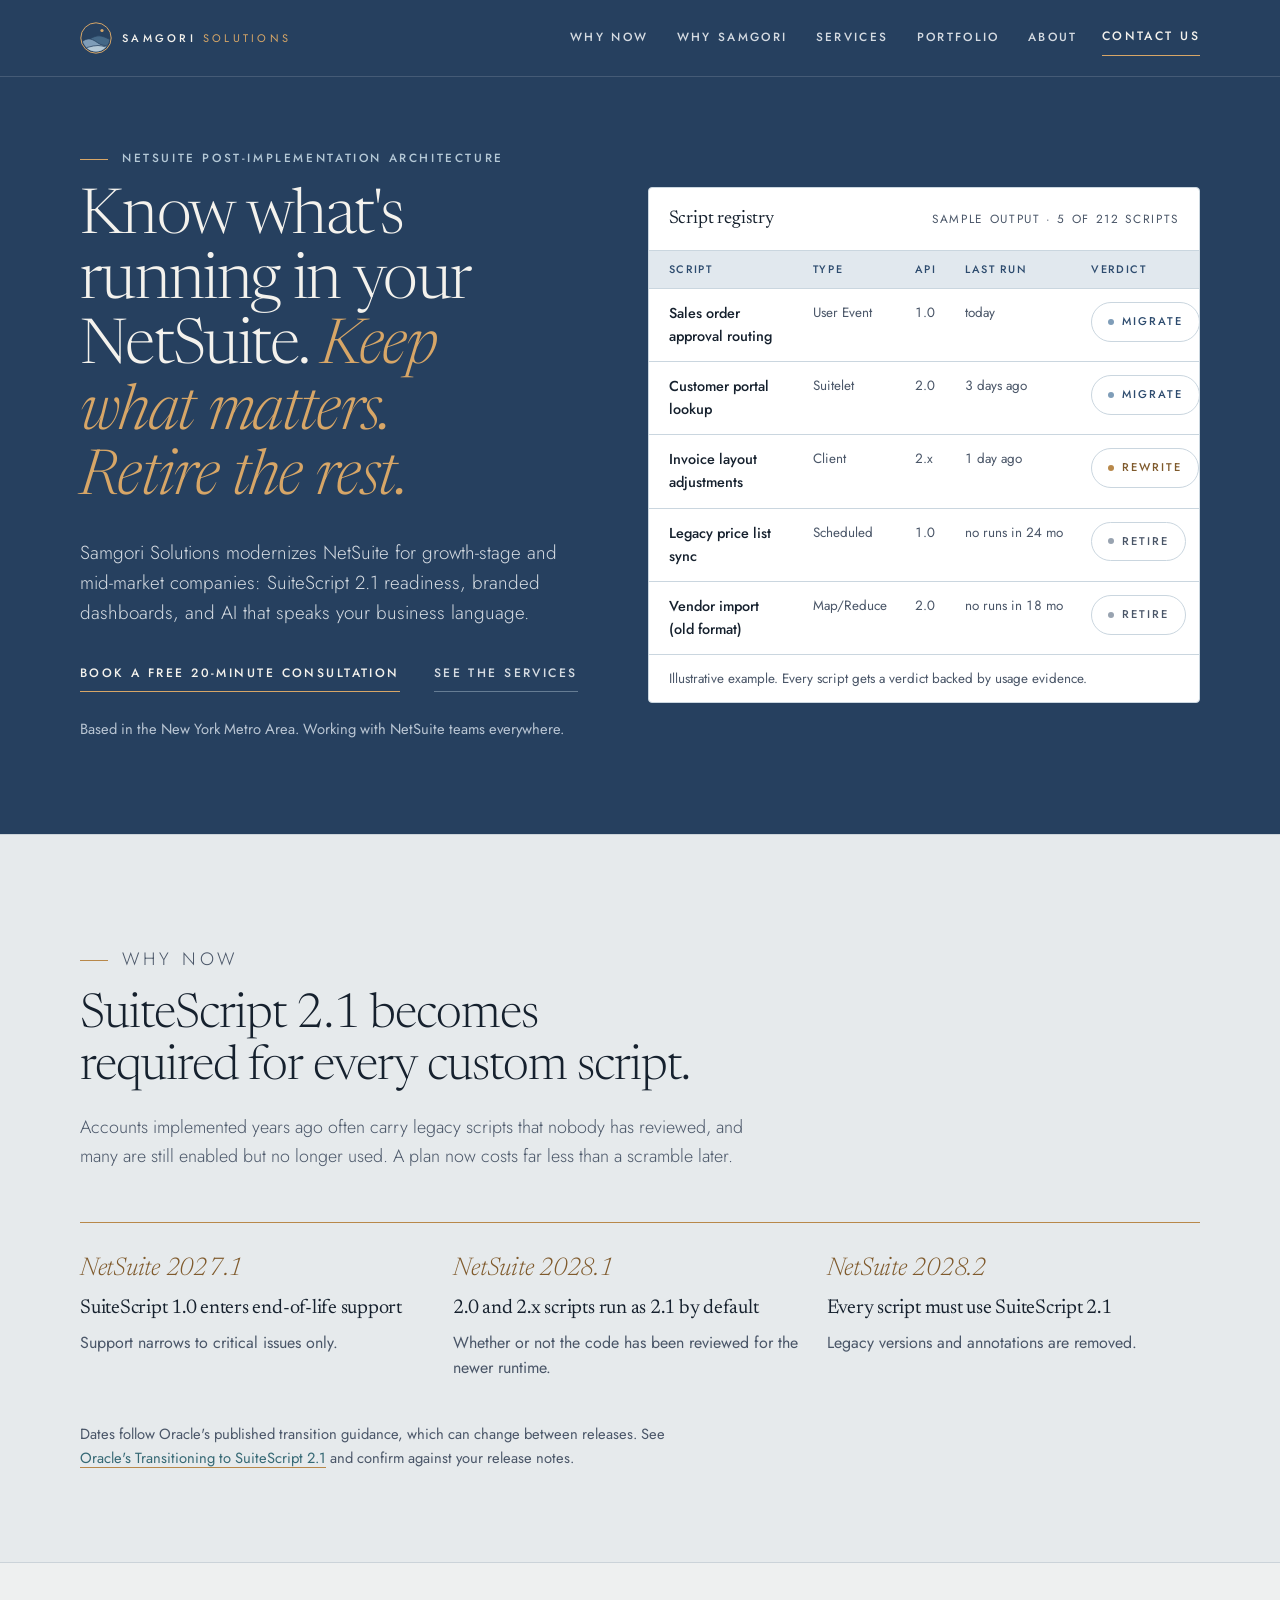
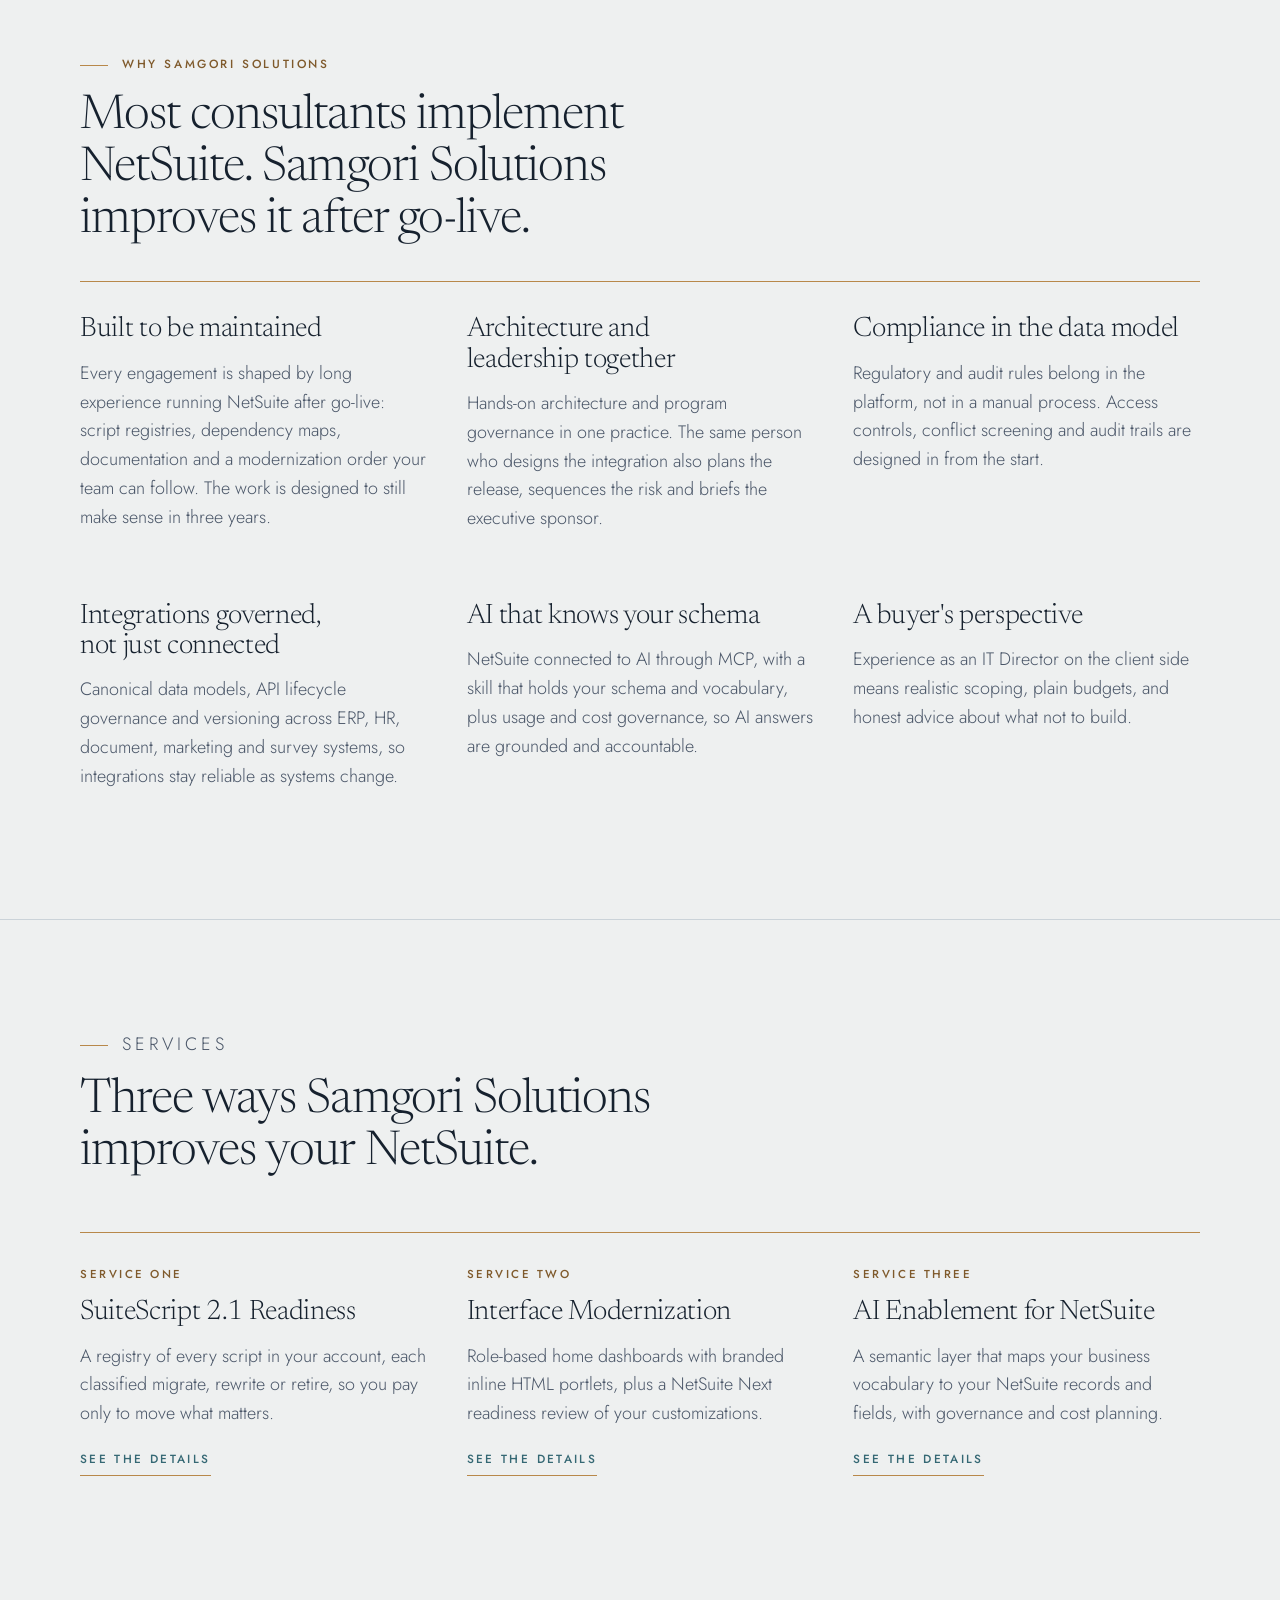
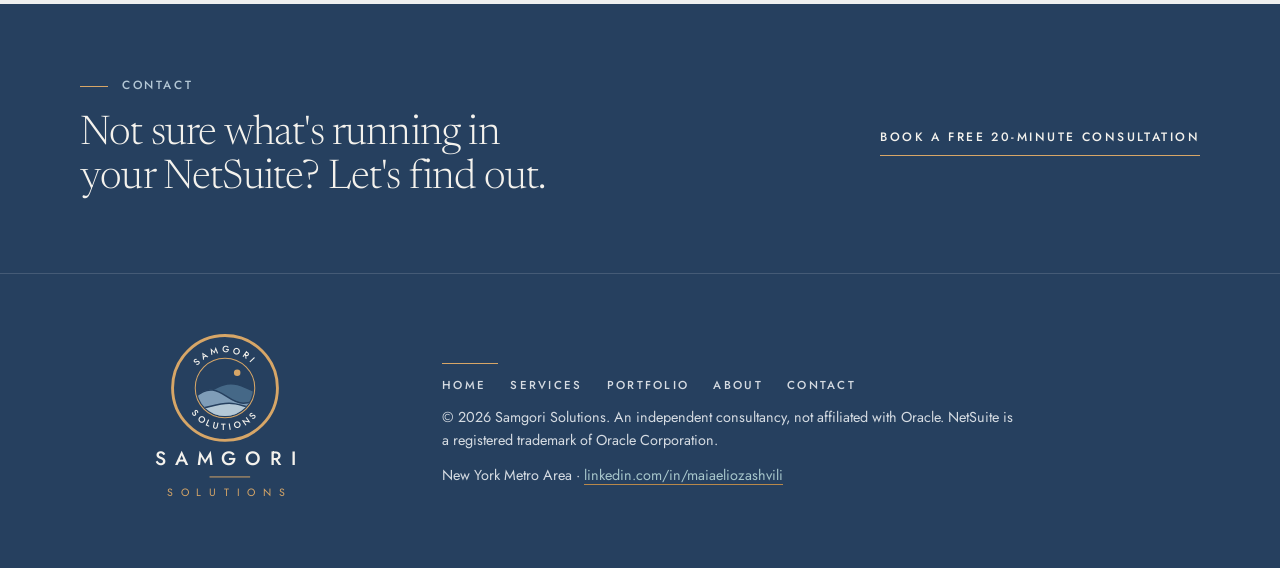
<file: index.html>
<!doctype html>
<html lang="en">
<head>
<meta charset="utf-8">
<meta name="viewport" content="width=device-width, initial-scale=1, viewport-fit=cover">
<title>Samgori Solutions</title>
<link rel="icon" type="image/svg+xml" href="data:image/svg+xml,%3Csvg%20xmlns%3D%22http%3A//www.w3.org/2000/svg%22%20viewBox%3D%22-4%20-4%2072%2072%22%3E%3Crect%20x%3D%22-4%22%20y%3D%22-4%22%20width%3D%2272%22%20height%3D%2272%22%20rx%3D%2216%22%20fill%3D%22%2326405F%22/%3E%3Cdefs%3E%3CclipPath%20id%3D%22k4%22%3E%3Ccircle%20cx%3D%2232%22%20cy%3D%2232%22%20r%3D%2225%22/%3E%3C/clipPath%3E%3C/defs%3E%3Ccircle%20cx%3D%2232%22%20cy%3D%2232%22%20r%3D%2229.6%22%20fill%3D%22none%22%20stroke%3D%22%23D7A667%22%20stroke-width%3D%223.6%22/%3E%3Cg%20clip-path%3D%22url%28%23k4%29%22%3E%3Cpath%20d%3D%22M6%2062%20A26%2026%200%200%201%2058%2062%20Z%22%20fill%3D%22%23B4C8D6%22%20stroke%3D%22%2326405F%22%20stroke-width%3D%221.5%22%20stroke-linejoin%3D%22round%22/%3E%3C/g%3E%3Ccircle%20cx%3D%2242%22%20cy%3D%2219%22%20r%3D%224%22%20fill%3D%22%23D7A667%22/%3E%3C/svg%3E">
<link rel="stylesheet" href="https://fonts.googleapis.com/css2?family=Jost:wght@300;400;500&family=Newsreader:ital,opsz,wght@0,6..72,300;0,6..72,400;1,6..72,300;1,6..72,400&display=swap">
<link rel="stylesheet" href="styles.css">
</head>
<body>
<header class="site-header on-navy">
  <div class="wrap">
    <a class="brand" href="./" aria-label="Samgori Solutions home"><svg class="logo-h" viewBox="0 0 430 80" xmlns="http://www.w3.org/2000/svg" role="img" aria-label="Samgori Solutions"><g transform="translate(0 8)"><defs><clipPath id="k1"><circle cx="32" cy="32" r="27"/></clipPath></defs><circle cx="32" cy="32" r="30.4" fill="none" stroke="#D7A667" stroke-width="2"/><g clip-path="url(#k1)"><path d="M0 40 C14 40 22 30 34 28 C46 26 54 34 64 36 V70 H0Z" fill="#456887" stroke="#26405F" stroke-width="1.5" stroke-linejoin="round"/><path d="M0 44 C6 37 12 33 20 34 C32 36 38 47 50 47 C56 47 60 45 64 44 V70 H0Z" fill="#7F9DB8" stroke="#26405F" stroke-width="1.5" stroke-linejoin="round"/><path d="M0 53 C14 53 22 47 36 47 C48 47 54 53 64 51 V70 H0Z" fill="#B4C8D6" stroke="#26405F" stroke-width="1.5" stroke-linejoin="round"/><circle cx="44" cy="17" r="3.2" fill="#D7A667"/></g></g><text x="84" y="47" font-family="Jost,sans-serif" font-size="22" letter-spacing="6.5" fill="#F4F2ED"><tspan font-weight="500">SAMGORI</tspan><tspan font-weight="400" fill="#D7A667" dx="14">SOLUTIONS</tspan></text></svg></a>
    <nav class="nav" aria-label="Primary">
      <a class="nav-link" href="#why-now">Why now</a>
      <a class="nav-link" href="#why-samgori">Why Samgori</a>
      <a class="nav-link" href="services.html">Services</a>
      <a class="nav-link" href="portfolio.html">Portfolio</a>
      <a class="nav-link" href="about.html">About</a>
    </nav>
    <a class="btn head-cta" href="about.html#contact"><span class="long">Contact Us</span><span class="short">Contact</span></a>
  </div>
</header>

<main id="top">
  <section class="hero on-navy" aria-labelledby="hero-title">
    <div class="wrap">
      <div>
        <p class="eyebrow">NetSuite post-implementation architecture</p>
        <h1 id="hero-title">Know what's running in your NetSuite. <em>Keep what matters. Retire the rest.</em></h1>
        <p class="lede">Samgori Solutions modernizes NetSuite for growth-stage and mid-market companies: SuiteScript 2.1 readiness, branded dashboards, and AI that speaks your business language.</p>
        <div class="hero-actions">
          <a class="btn" href="about.html#contact">Book a free 20-minute consultation</a>
          <a class="btn ghost" href="services.html">See the services</a>
        </div>
        <p class="hero-note">Based in the New York Metro Area. Working with NetSuite teams everywhere.</p>
      </div>

      <figure class="registry" style="margin:0" aria-label="Sample script registry">
        <div class="registry-head"><strong>Script registry</strong><span>Sample output · 5 of 212 scripts</span></div>
        <div class="table-scroll">
          <table class="reg">
            <thead>
              <tr><th>Script</th><th>Type</th><th>API</th><th>Last run</th><th>Verdict</th></tr>
            </thead>
            <tbody>
              <tr><td class="name">Sales order approval routing</td><td class="mono">User Event</td><td class="mono">1.0</td><td class="mono">today</td><td><span class="chip migrate">Migrate</span></td></tr>
              <tr><td class="name">Customer portal lookup</td><td class="mono">Suitelet</td><td class="mono">2.0</td><td class="mono">3 days ago</td><td><span class="chip migrate">Migrate</span></td></tr>
              <tr><td class="name">Invoice layout adjustments</td><td class="mono">Client</td><td class="mono">2.x</td><td class="mono">1 day ago</td><td><span class="chip rewrite">Rewrite</span></td></tr>
              <tr><td class="name">Legacy price list sync</td><td class="mono">Scheduled</td><td class="mono">1.0</td><td class="mono">no runs in 24 mo</td><td><span class="chip retire">Retire</span></td></tr>
              <tr><td class="name">Vendor import (old format)</td><td class="mono">Map/Reduce</td><td class="mono">2.0</td><td class="mono">no runs in 18 mo</td><td><span class="chip retire">Retire</span></td></tr>
            </tbody>
          </table>
        </div>
        <figcaption class="registry-foot">Illustrative example. Every script gets a verdict backed by usage evidence.</figcaption>
      </figure>
    </div>
  </section>

  <section id="why-now" class="band tint" aria-labelledby="why-title">
    <div class="wrap">
      <div class="section-head">
        <p class="eyebrow">Why now</p>
        <h2 id="why-title">SuiteScript 2.1 becomes required for every custom script.</h2>
        <p>Accounts implemented years ago often carry legacy scripts that nobody has reviewed, and many are still enabled but no longer used. A plan now costs far less than a scramble later.</p>
      </div>
      <div class="timeline">
        <div class="tl">
          <div class="rel">NetSuite 2027.1</div>
          <h3>SuiteScript 1.0 enters end-of-life support</h3>
          <p>Support narrows to critical issues only.</p>
        </div>
        <div class="tl">
          <div class="rel">NetSuite 2028.1</div>
          <h3>2.0 and 2.x scripts run as 2.1 by default</h3>
          <p>Whether or not the code has been reviewed for the newer runtime.</p>
        </div>
        <div class="tl">
          <div class="rel">NetSuite 2028.2</div>
          <h3>Every script must use SuiteScript 2.1</h3>
          <p>Legacy versions and annotations are removed.</p>
        </div>
      </div>
      <p class="source-note">Dates follow Oracle's published transition guidance, which can change between releases. See <a href="https://docs.oracle.com/en/cloud/saas/netsuite/ns-online-help/article_7161922360.html" target="_blank" rel="noopener">Oracle's Transitioning to SuiteScript 2.1</a> and confirm against your release notes.</p>
    </div>
  </section>

  <section id="why-samgori" class="band" aria-labelledby="why-sg-title">
    <div class="wrap">
      <p class="eyebrow">Why Samgori Solutions</p>
      <h2 id="why-sg-title" style="margin-bottom:34px;max-width:24ch">Most consultants implement NetSuite. Samgori Solutions improves it after go-live.</h2>
      <div class="teasers"><article class="teaser"><h3>Built to be maintained</h3><p>Every engagement is shaped by long experience running NetSuite after go-live: script registries, dependency maps, documentation and a modernization order your team can follow. The work is designed to still make sense in three years.</p></article><article class="teaser"><h3>Architecture and leadership together</h3><p>Hands-on architecture and program governance in one practice. The same person who designs the integration also plans the release, sequences the risk and briefs the executive sponsor.</p></article><article class="teaser"><h3>Compliance in the data model</h3><p>Regulatory and audit rules belong in the platform, not in a manual process. Access controls, conflict screening and audit trails are designed in from the start.</p></article><article class="teaser"><h3>Integrations governed, not just connected</h3><p>Canonical data models, API lifecycle governance and versioning across ERP, HR, document, marketing and survey systems, so integrations stay reliable as systems change.</p></article><article class="teaser"><h3>AI that knows your schema</h3><p>NetSuite connected to AI through MCP, with a skill that holds your schema and vocabulary, plus usage and cost governance, so AI answers are grounded and accountable.</p></article><article class="teaser"><h3>A buyer's perspective</h3><p>Experience as an IT Director on the client side means realistic scoping, plain budgets, and honest advice about what not to build.</p></article></div>
    </div>
  </section>

  <section id="services" class="band" aria-labelledby="services-title">
    <div class="wrap">
      <div class="section-head">
        <p class="eyebrow">Services</p>
        <h2 id="services-title">Three ways Samgori Solutions improves your NetSuite.</h2>
      </div>
      <div class="teasers">
        <article class="teaser">
          <p class="tag">Service one</p>
          <h3>SuiteScript 2.1 Readiness</h3>
          <p>A registry of every script in your account, each classified migrate, rewrite or retire, so you pay only to move what matters.</p>
          <a class="text-link" href="services.html#readiness">See the details</a>
        </article>
        <article class="teaser">
          <p class="tag">Service two</p>
          <h3>Interface Modernization</h3>
          <p>Role-based home dashboards with branded inline HTML portlets, plus a NetSuite Next readiness review of your customizations.</p>
          <a class="text-link" href="services.html#interface">See the details</a>
        </article>
        <article class="teaser">
          <p class="tag">Service three</p>
          <h3>AI Enablement for NetSuite</h3>
          <p>A semantic layer that maps your business vocabulary to your NetSuite records and fields, with governance and cost planning.</p>
          <a class="text-link" href="services.html#ai">See the details</a>
        </article>
      </div>
    </div>
  </section>

  <section class="cta on-navy" aria-labelledby="cta-title">
    <div class="wrap">
      <div>
        <p class="eyebrow">Contact</p>
        <h2 id="cta-title">Not sure what's running in your NetSuite? Let's find out.</h2>
      </div>
      <a class="btn" href="about.html#contact">Book a free 20-minute consultation</a>
    </div>
  </section>
</main>

<footer class="site-footer on-navy">
  <div class="wrap">
    <svg class="logo-seal" viewBox="0 0 300 196" xmlns="http://www.w3.org/2000/svg" role="img" aria-label="Samgori Solutions seal"><g transform="translate(94 4) scale(1.75)"><defs><path id="rt2" d="M11 32 A21 21 0 0 1 53 32"/><path id="rb2" d="M7 32 A25 25 0 0 0 57 32"/></defs><circle cx="32" cy="32" r="31" fill="none" stroke="#D7A667" stroke-width="1.7"/><circle cx="32" cy="32" r="17.6" fill="none" stroke="#D7A667" stroke-width=".6"/><text text-anchor="middle" font-family="Jost,sans-serif" font-weight="500" font-size="5.4" letter-spacing="1.9" fill="#F4F2ED"><textPath href="#rt2" startOffset="50%">SAMGORI</textPath></text><text text-anchor="middle" font-family="Jost,sans-serif" font-weight="500" font-size="5.4" letter-spacing="1.9" fill="#F4F2ED"><textPath href="#rb2" startOffset="50%">SOLUTIONS</textPath></text><defs><clipPath id="k3"><circle cx="32" cy="32" r="16.6"/></clipPath></defs><g clip-path="url(#k3)"><g transform="translate(32 32) scale(.6) translate(-32 -32)"><path d="M0 40 C14 40 22 30 34 28 C46 26 54 34 64 36 V70 H0Z" fill="#456887" stroke="#26405F" stroke-width="1.5" stroke-linejoin="round"/><path d="M0 44 C6 37 12 33 20 34 C32 36 38 47 50 47 C56 47 60 45 64 44 V70 H0Z" fill="#7F9DB8" stroke="#26405F" stroke-width="1.5" stroke-linejoin="round"/><path d="M0 53 C14 53 22 47 36 47 C48 47 54 53 64 51 V70 H0Z" fill="#B4C8D6" stroke="#26405F" stroke-width="1.5" stroke-linejoin="round"/><circle cx="44" cy="17" r="3.2" fill="#D7A667"/></g></g></g><text x="155" y="140" text-anchor="middle" font-family="Jost,sans-serif" font-weight="500" font-size="20" letter-spacing="9" fill="#F4F2ED">SAMGORI</text><path d="M134 152H176" stroke="#D7A667" stroke-width="1"/><text x="155" y="172" text-anchor="middle" font-family="Jost,sans-serif" font-weight="400" font-size="11" letter-spacing="8" fill="#D7A667">SOLUTIONS</text></svg>
    <div class="foot-text">
      <span class="foot-rule" aria-hidden="true"></span>
      <nav class="foot-nav" aria-label="Footer"><a href="./">Home</a><a href="services.html">Services</a><a href="portfolio.html">Portfolio</a><a href="about.html">About</a><a href="about.html#contact">Contact</a></nav>
      <p>&copy; 2026 Samgori Solutions. An independent consultancy, not affiliated with Oracle. NetSuite is a registered trademark of Oracle Corporation.</p>
      <p>New York Metro Area &middot; <a href="https://www.linkedin.com/in/maiaeliozashvili" target="_blank" rel="noopener">linkedin.com/in/maiaeliozashvili</a></p>
    </div>
  </div>
</footer>

</body>
</html>
</file>
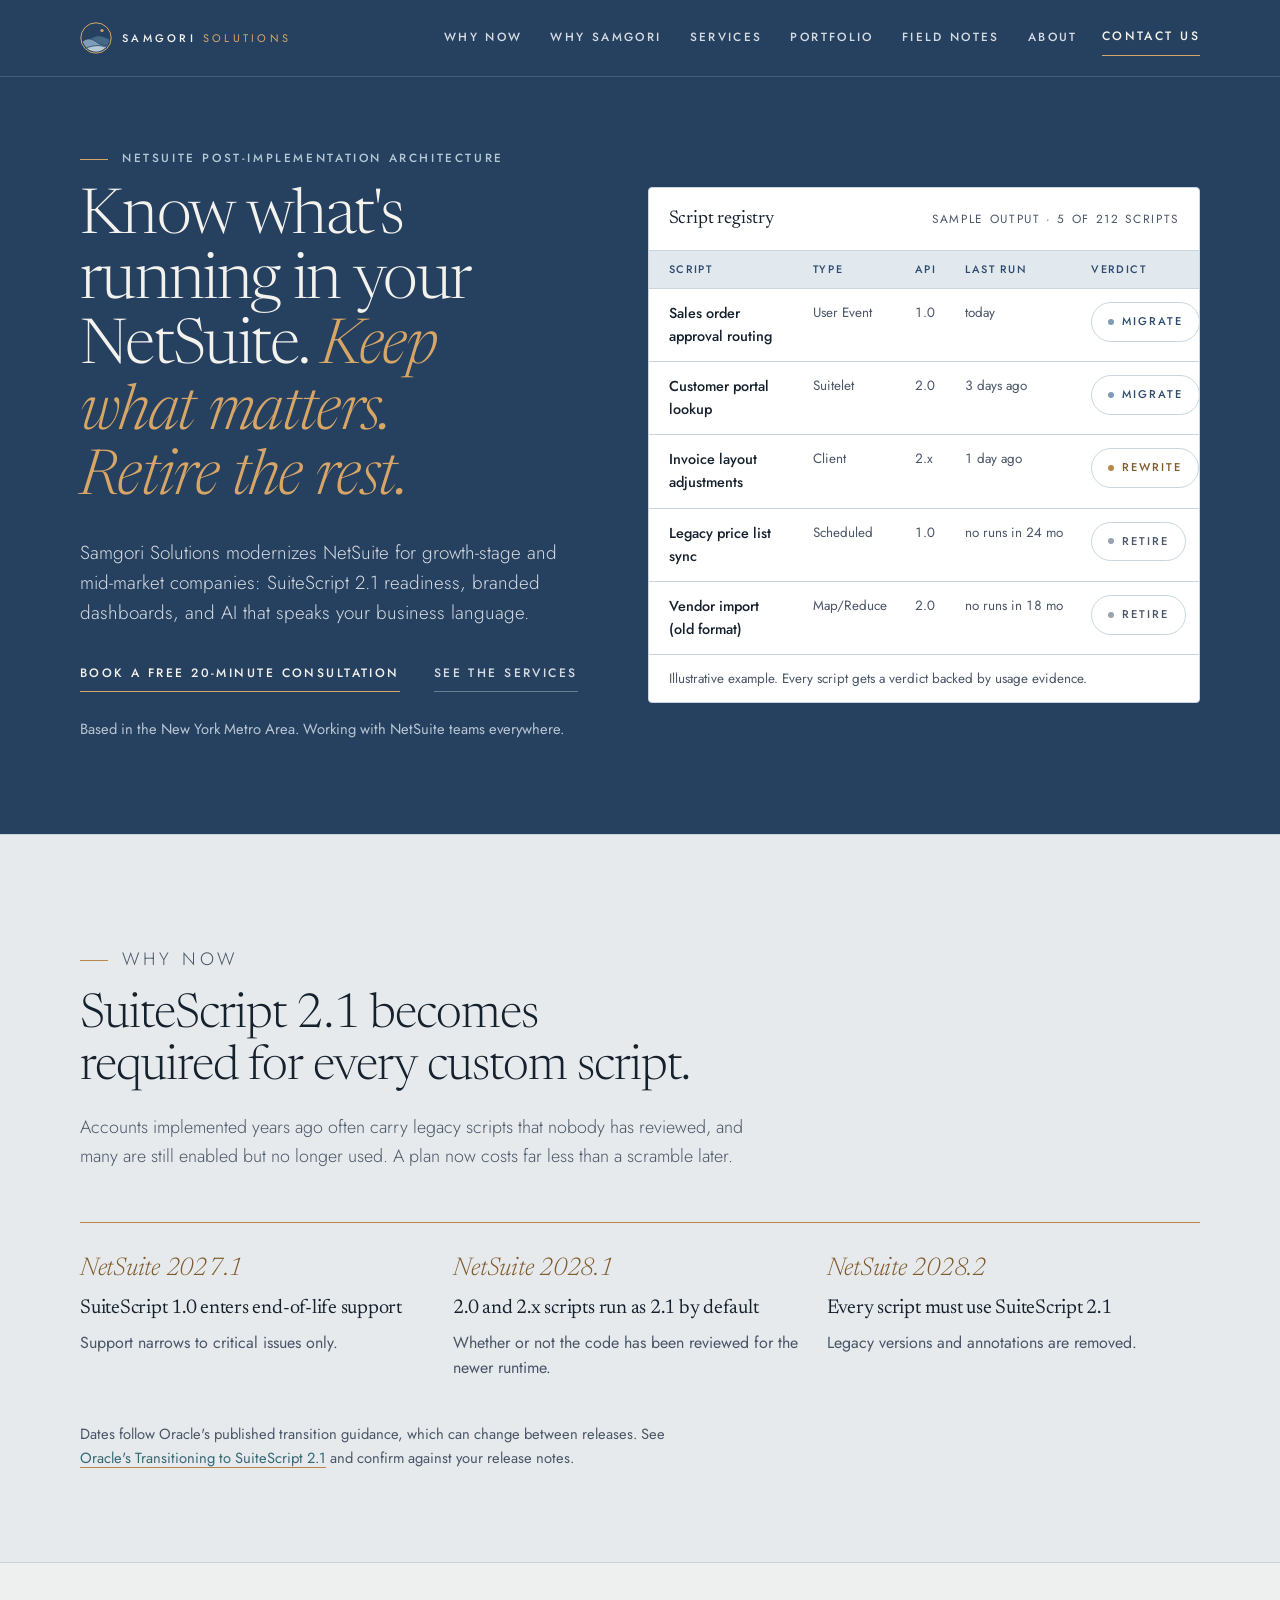
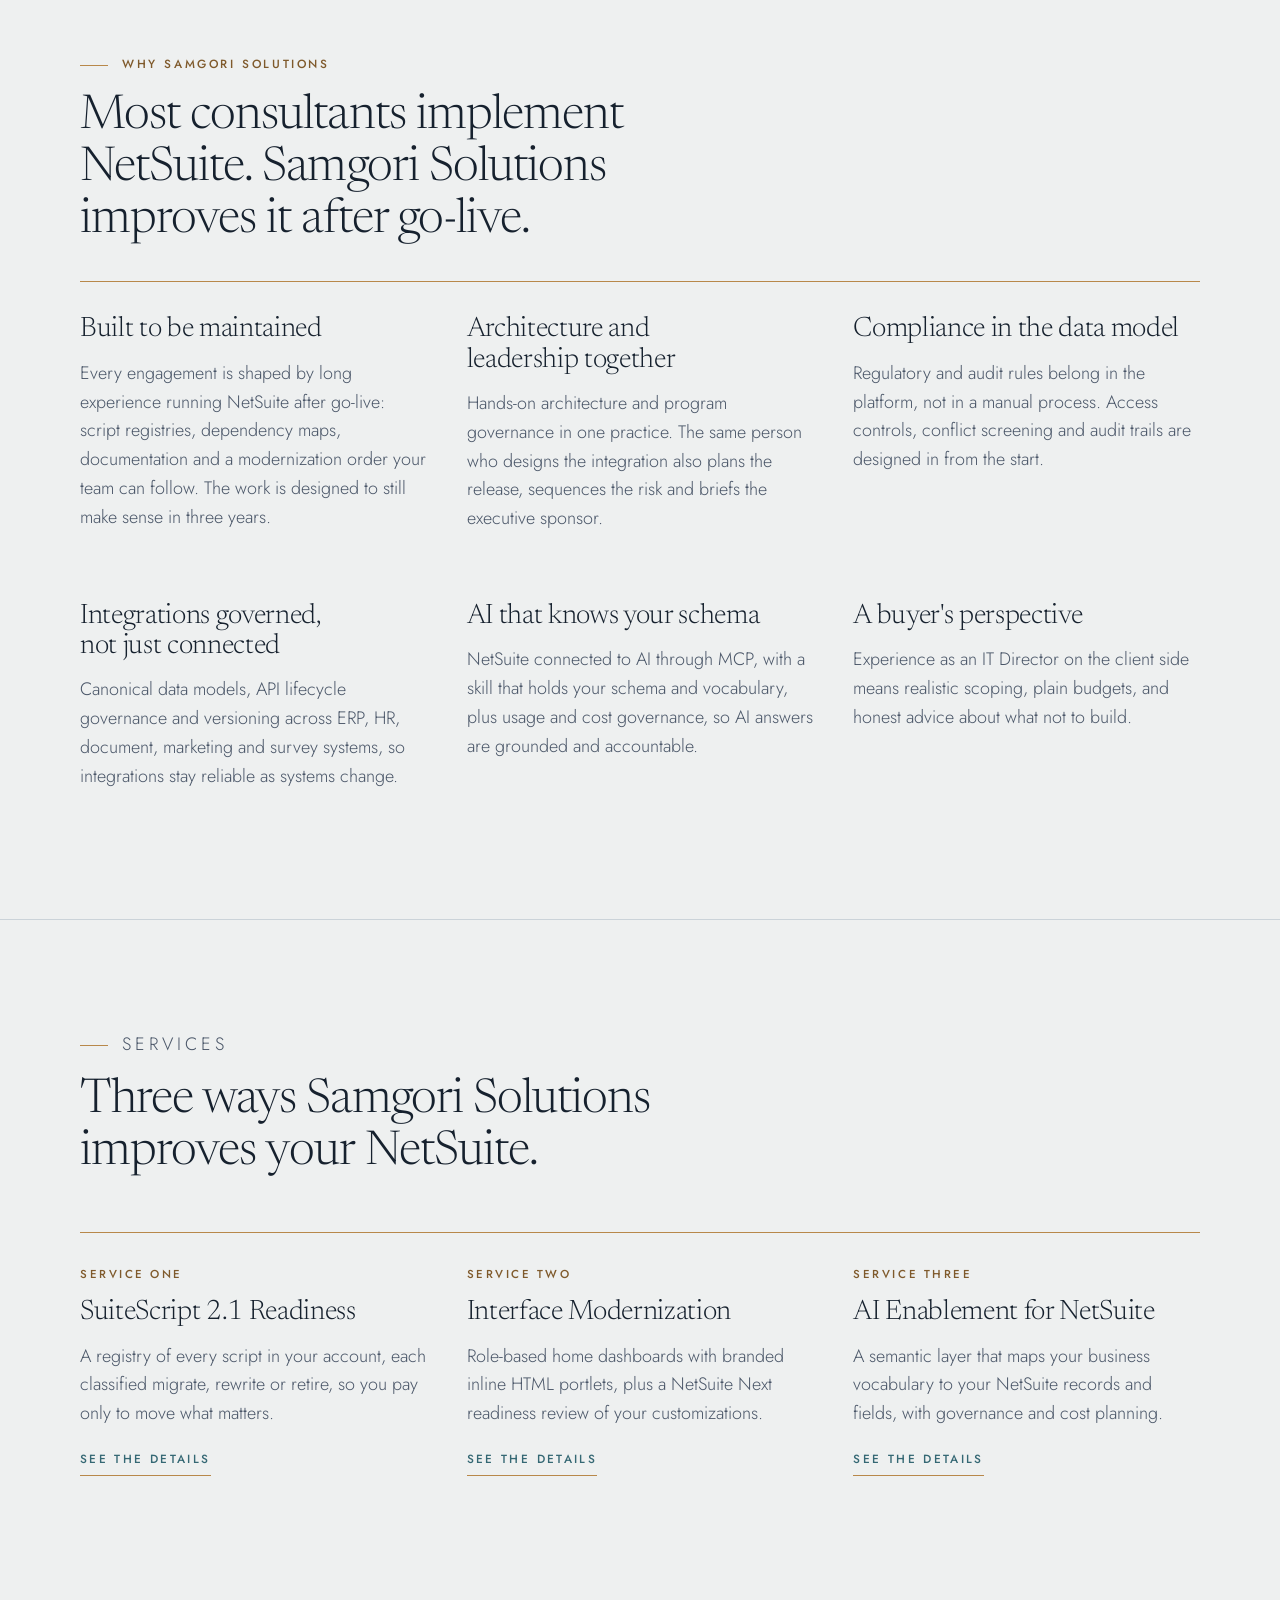
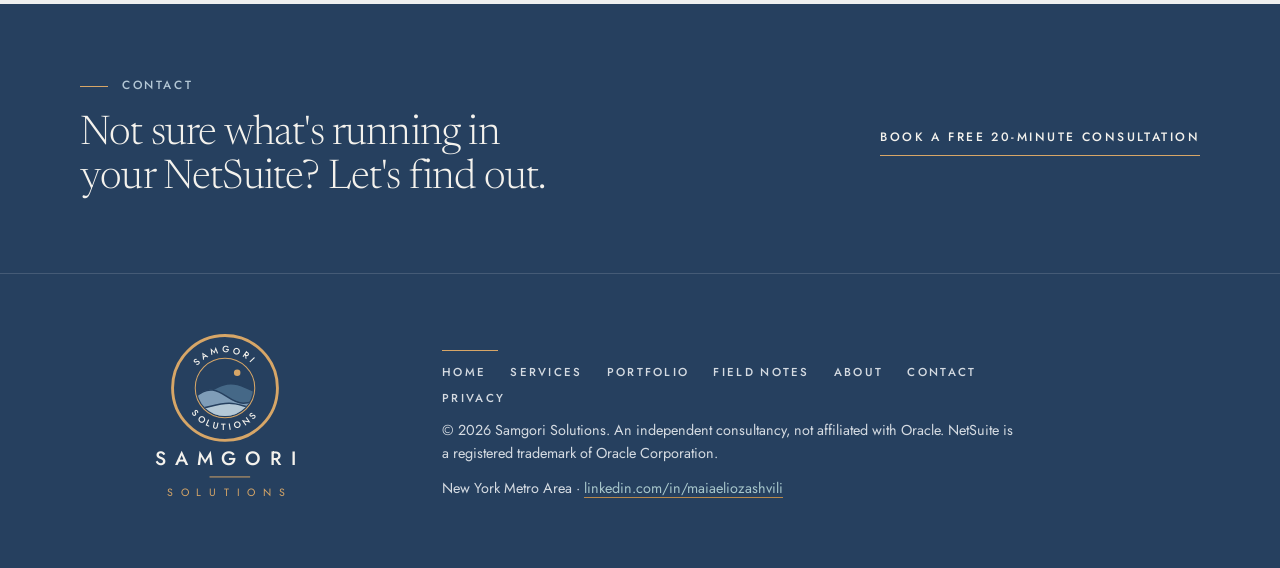
<file: public/index.html>
<!doctype html>
<html lang="en">
<head>
<!-- Google tag (gtag.js) -->
<script async src="https://www.googletagmanager.com/gtag/js?id=G-4RE97HDG5K"></script>
<script>
  window.dataLayer = window.dataLayer || [];
  function gtag(){dataLayer.push(arguments);}
  gtag('js', new Date());

  gtag('config', 'G-4RE97HDG5K');
</script>
<meta charset="utf-8">
<meta name="viewport" content="width=device-width, initial-scale=1, viewport-fit=cover">
<title>Samgori Solutions</title>
<link rel="icon" type="image/svg+xml" href="data:image/svg+xml,%3Csvg%20xmlns%3D%22http%3A//www.w3.org/2000/svg%22%20viewBox%3D%22-4%20-4%2072%2072%22%3E%3Crect%20x%3D%22-4%22%20y%3D%22-4%22%20width%3D%2272%22%20height%3D%2272%22%20rx%3D%2216%22%20fill%3D%22%2326405F%22/%3E%3Cdefs%3E%3CclipPath%20id%3D%22k4%22%3E%3Ccircle%20cx%3D%2232%22%20cy%3D%2232%22%20r%3D%2225%22/%3E%3C/clipPath%3E%3C/defs%3E%3Ccircle%20cx%3D%2232%22%20cy%3D%2232%22%20r%3D%2229.6%22%20fill%3D%22none%22%20stroke%3D%22%23D7A667%22%20stroke-width%3D%223.6%22/%3E%3Cg%20clip-path%3D%22url%28%23k4%29%22%3E%3Cpath%20d%3D%22M6%2062%20A26%2026%200%200%201%2058%2062%20Z%22%20fill%3D%22%23B4C8D6%22%20stroke%3D%22%2326405F%22%20stroke-width%3D%221.5%22%20stroke-linejoin%3D%22round%22/%3E%3C/g%3E%3Ccircle%20cx%3D%2242%22%20cy%3D%2219%22%20r%3D%224%22%20fill%3D%22%23D7A667%22/%3E%3C/svg%3E">
<link rel="stylesheet" href="https://fonts.googleapis.com/css2?family=Jost:wght@300;400;500&family=Newsreader:ital,opsz,wght@0,6..72,300;0,6..72,400;1,6..72,300;1,6..72,400&display=swap">
<link rel="stylesheet" href="styles.css">
</head>
<body>
<header class="site-header on-navy">
  <div class="wrap">
    <a class="brand" href="./" aria-label="Samgori Solutions home"><svg class="logo-h" viewBox="0 0 430 80" xmlns="http://www.w3.org/2000/svg" role="img" aria-label="Samgori Solutions"><g transform="translate(0 8)"><defs><clipPath id="k1"><circle cx="32" cy="32" r="27"/></clipPath></defs><circle cx="32" cy="32" r="30.4" fill="none" stroke="#D7A667" stroke-width="2"/><g clip-path="url(#k1)"><path d="M0 40 C14 40 22 30 34 28 C46 26 54 34 64 36 V70 H0Z" fill="#456887" stroke="#26405F" stroke-width="1.5" stroke-linejoin="round"/><path d="M0 44 C6 37 12 33 20 34 C32 36 38 47 50 47 C56 47 60 45 64 44 V70 H0Z" fill="#7F9DB8" stroke="#26405F" stroke-width="1.5" stroke-linejoin="round"/><path d="M0 53 C14 53 22 47 36 47 C48 47 54 53 64 51 V70 H0Z" fill="#B4C8D6" stroke="#26405F" stroke-width="1.5" stroke-linejoin="round"/><circle cx="44" cy="17" r="3.2" fill="#D7A667"/></g></g><text x="84" y="47" font-family="Jost,sans-serif" font-size="22" letter-spacing="6.5" fill="#F4F2ED"><tspan font-weight="500">SAMGORI</tspan><tspan font-weight="400" fill="#D7A667" dx="14">SOLUTIONS</tspan></text></svg></a>
    <nav class="nav" aria-label="Primary">
      <a class="nav-link" href="#why-now">Why now</a>
      <a class="nav-link" href="#why-samgori">Why Samgori</a>
      <a class="nav-link" href="services.html">Services</a>
      <a class="nav-link" href="portfolio.html">Portfolio</a>
      <a class="nav-link" href="field-notes/">Field Notes</a>
      <a class="nav-link" href="https://www.maiaeliozashvili.com" target="_blank" rel="noopener">About</a>
    </nav>
    <a class="btn head-cta" href="about.html#contact"><span class="long">Contact Us</span><span class="short">Contact</span></a>
  </div>
</header>

<main id="top">
  <section class="hero on-navy" aria-labelledby="hero-title">
    <div class="wrap">
      <div>
        <p class="eyebrow">NetSuite post-implementation architecture</p>
        <h1 id="hero-title">Know what's running in your NetSuite. <em>Keep what matters. Retire the rest.</em></h1>
        <p class="lede">Samgori Solutions modernizes NetSuite for growth-stage and mid-market companies: SuiteScript 2.1 readiness, branded dashboards, and AI that speaks your business language.</p>
        <div class="hero-actions">
          <a class="btn" href="about.html#contact">Book a free 20-minute consultation</a>
          <a class="btn ghost" href="services.html">See the services</a>
        </div>
        <p class="hero-note">Based in the New York Metro Area. Working with NetSuite teams everywhere.</p>
      </div>

      <figure class="registry" style="margin:0" aria-label="Sample script registry">
        <div class="registry-head"><strong>Script registry</strong><span>Sample output · 5 of 212 scripts</span></div>
        <div class="table-scroll">
          <table class="reg">
            <thead>
              <tr><th>Script</th><th>Type</th><th>API</th><th>Last run</th><th>Verdict</th></tr>
            </thead>
            <tbody>
              <tr><td class="name">Sales order approval routing</td><td class="mono">User Event</td><td class="mono">1.0</td><td class="mono">today</td><td><span class="chip migrate">Migrate</span></td></tr>
              <tr><td class="name">Customer portal lookup</td><td class="mono">Suitelet</td><td class="mono">2.0</td><td class="mono">3 days ago</td><td><span class="chip migrate">Migrate</span></td></tr>
              <tr><td class="name">Invoice layout adjustments</td><td class="mono">Client</td><td class="mono">2.x</td><td class="mono">1 day ago</td><td><span class="chip rewrite">Rewrite</span></td></tr>
              <tr><td class="name">Legacy price list sync</td><td class="mono">Scheduled</td><td class="mono">1.0</td><td class="mono">no runs in 24 mo</td><td><span class="chip retire">Retire</span></td></tr>
              <tr><td class="name">Vendor import (old format)</td><td class="mono">Map/Reduce</td><td class="mono">2.0</td><td class="mono">no runs in 18 mo</td><td><span class="chip retire">Retire</span></td></tr>
            </tbody>
          </table>
        </div>
        <figcaption class="registry-foot">Illustrative example. Every script gets a verdict backed by usage evidence.</figcaption>
      </figure>
    </div>
  </section>

  <section id="why-now" class="band tint" aria-labelledby="why-title">
    <div class="wrap">
      <div class="section-head">
        <p class="eyebrow">Why now</p>
        <h2 id="why-title">SuiteScript 2.1 becomes required for every custom script.</h2>
        <p>Accounts implemented years ago often carry legacy scripts that nobody has reviewed, and many are still enabled but no longer used. A plan now costs far less than a scramble later.</p>
      </div>
      <div class="timeline">
        <div class="tl">
          <div class="rel">NetSuite 2027.1</div>
          <h3>SuiteScript 1.0 enters end-of-life support</h3>
          <p>Support narrows to critical issues only.</p>
        </div>
        <div class="tl">
          <div class="rel">NetSuite 2028.1</div>
          <h3>2.0 and 2.x scripts run as 2.1 by default</h3>
          <p>Whether or not the code has been reviewed for the newer runtime.</p>
        </div>
        <div class="tl">
          <div class="rel">NetSuite 2028.2</div>
          <h3>Every script must use SuiteScript 2.1</h3>
          <p>Legacy versions and annotations are removed.</p>
        </div>
      </div>
      <p class="source-note">Dates follow Oracle's published transition guidance, which can change between releases. See <a href="https://docs.oracle.com/en/cloud/saas/netsuite/ns-online-help/article_7161922360.html" target="_blank" rel="noopener">Oracle's Transitioning to SuiteScript 2.1</a> and confirm against your release notes.</p>
    </div>
  </section>

  <section id="why-samgori" class="band" aria-labelledby="why-sg-title">
    <div class="wrap">
      <p class="eyebrow">Why Samgori Solutions</p>
      <h2 id="why-sg-title" style="margin-bottom:34px;max-width:24ch">Most consultants implement NetSuite. Samgori Solutions improves it after go-live.</h2>
      <div class="teasers"><article class="teaser"><h3>Built to be maintained</h3><p>Every engagement is shaped by long experience running NetSuite after go-live: script registries, dependency maps, documentation and a modernization order your team can follow. The work is designed to still make sense in three years.</p></article><article class="teaser"><h3>Architecture and leadership together</h3><p>Hands-on architecture and program governance in one practice. The same person who designs the integration also plans the release, sequences the risk and briefs the executive sponsor.</p></article><article class="teaser"><h3>Compliance in the data model</h3><p>Regulatory and audit rules belong in the platform, not in a manual process. Access controls, conflict screening and audit trails are designed in from the start.</p></article><article class="teaser"><h3>Integrations governed, not just connected</h3><p>Canonical data models, API lifecycle governance and versioning across ERP, HR, document, marketing and survey systems, so integrations stay reliable as systems change.</p></article><article class="teaser"><h3>AI that knows your schema</h3><p>NetSuite connected to AI through MCP, with a skill that holds your schema and vocabulary, plus usage and cost governance, so AI answers are grounded and accountable.</p></article><article class="teaser"><h3>A buyer's perspective</h3><p>Experience as an IT Director on the client side means realistic scoping, plain budgets, and honest advice about what not to build.</p></article></div>
    </div>
  </section>

  <section id="services" class="band" aria-labelledby="services-title">
    <div class="wrap">
      <div class="section-head">
        <p class="eyebrow">Services</p>
        <h2 id="services-title">Three ways Samgori Solutions improves your NetSuite.</h2>
      </div>
      <div class="teasers">
        <article class="teaser">
          <p class="tag">Service one</p>
          <h3>SuiteScript 2.1 Readiness</h3>
          <p>A registry of every script in your account, each classified migrate, rewrite or retire, so you pay only to move what matters.</p>
          <a class="text-link" href="services.html#readiness">See the details</a>
        </article>
        <article class="teaser">
          <p class="tag">Service two</p>
          <h3>Interface Modernization</h3>
          <p>Role-based home dashboards with branded inline HTML portlets, plus a NetSuite Next readiness review of your customizations.</p>
          <a class="text-link" href="services.html#interface">See the details</a>
        </article>
        <article class="teaser">
          <p class="tag">Service three</p>
          <h3>AI Enablement for NetSuite</h3>
          <p>A semantic layer that maps your business vocabulary to your NetSuite records and fields, with governance and cost planning.</p>
          <a class="text-link" href="services.html#ai">See the details</a>
        </article>
      </div>
    </div>
  </section>

  <section class="cta on-navy" aria-labelledby="cta-title">
    <div class="wrap">
      <div>
        <p class="eyebrow">Contact</p>
        <h2 id="cta-title">Not sure what's running in your NetSuite? Let's find out.</h2>
      </div>
      <a class="btn" href="about.html#contact">Book a free 20-minute consultation</a>
    </div>
  </section>
</main>

<footer class="site-footer on-navy">
  <div class="wrap">
    <svg class="logo-seal" viewBox="0 0 300 196" xmlns="http://www.w3.org/2000/svg" role="img" aria-label="Samgori Solutions seal"><g transform="translate(94 4) scale(1.75)"><defs><path id="rt2" d="M11 32 A21 21 0 0 1 53 32"/><path id="rb2" d="M7 32 A25 25 0 0 0 57 32"/></defs><circle cx="32" cy="32" r="31" fill="none" stroke="#D7A667" stroke-width="1.7"/><circle cx="32" cy="32" r="17.6" fill="none" stroke="#D7A667" stroke-width=".6"/><text text-anchor="middle" font-family="Jost,sans-serif" font-weight="500" font-size="5.4" letter-spacing="1.9" fill="#F4F2ED"><textPath href="#rt2" startOffset="50%">SAMGORI</textPath></text><text text-anchor="middle" font-family="Jost,sans-serif" font-weight="500" font-size="5.4" letter-spacing="1.9" fill="#F4F2ED"><textPath href="#rb2" startOffset="50%">SOLUTIONS</textPath></text><defs><clipPath id="k3"><circle cx="32" cy="32" r="16.6"/></clipPath></defs><g clip-path="url(#k3)"><g transform="translate(32 32) scale(.6) translate(-32 -32)"><path d="M0 40 C14 40 22 30 34 28 C46 26 54 34 64 36 V70 H0Z" fill="#456887" stroke="#26405F" stroke-width="1.5" stroke-linejoin="round"/><path d="M0 44 C6 37 12 33 20 34 C32 36 38 47 50 47 C56 47 60 45 64 44 V70 H0Z" fill="#7F9DB8" stroke="#26405F" stroke-width="1.5" stroke-linejoin="round"/><path d="M0 53 C14 53 22 47 36 47 C48 47 54 53 64 51 V70 H0Z" fill="#B4C8D6" stroke="#26405F" stroke-width="1.5" stroke-linejoin="round"/><circle cx="44" cy="17" r="3.2" fill="#D7A667"/></g></g></g><text x="155" y="140" text-anchor="middle" font-family="Jost,sans-serif" font-weight="500" font-size="20" letter-spacing="9" fill="#F4F2ED">SAMGORI</text><path d="M134 152H176" stroke="#D7A667" stroke-width="1"/><text x="155" y="172" text-anchor="middle" font-family="Jost,sans-serif" font-weight="400" font-size="11" letter-spacing="8" fill="#D7A667">SOLUTIONS</text></svg>
    <div class="foot-text">
      <span class="foot-rule" aria-hidden="true"></span>
      <nav class="foot-nav" aria-label="Footer"><a href="./">Home</a><a href="services.html">Services</a><a href="portfolio.html">Portfolio</a><a href="field-notes/">Field Notes</a><a href="https://www.maiaeliozashvili.com" target="_blank" rel="noopener">About</a><a href="about.html#contact">Contact</a><a href="privacy.html">Privacy</a></nav>
      <p>&copy; 2026 Samgori Solutions. An independent consultancy, not affiliated with Oracle. NetSuite is a registered trademark of Oracle Corporation.</p>
      <p>New York Metro Area &middot; <a href="https://www.linkedin.com/in/maiaeliozashvili" target="_blank" rel="noopener">linkedin.com/in/maiaeliozashvili</a></p>
    </div>
  </div>
</footer>

</body>
</html>
</file>
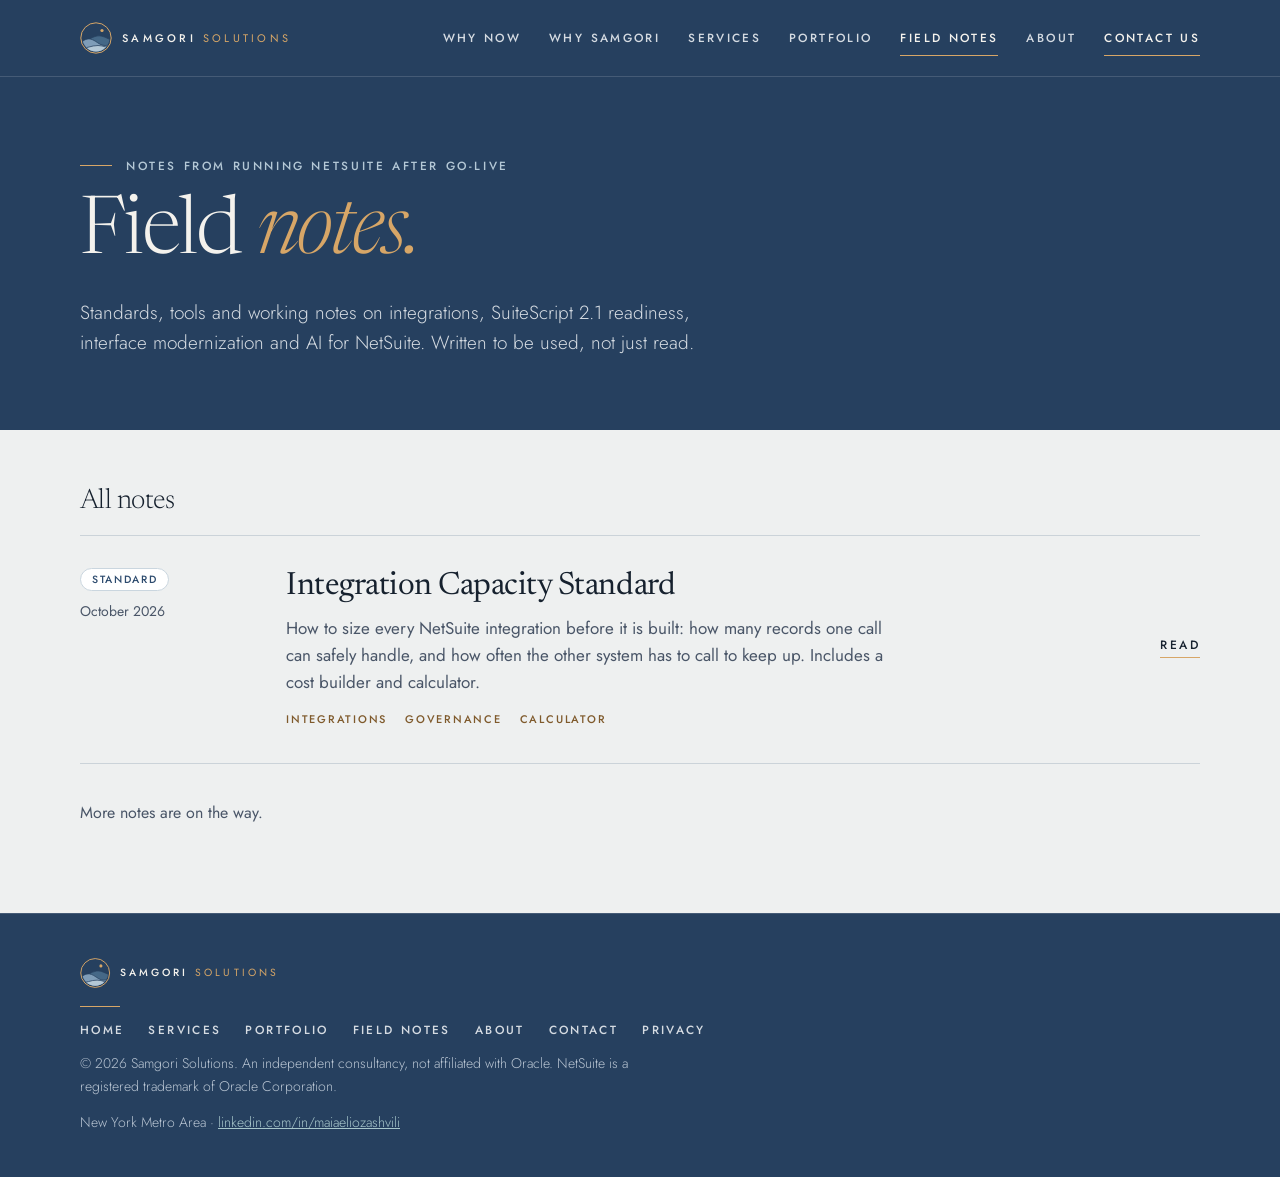
<file: public/field-notes/index.html>
<!doctype html>
<html lang="en"><head><meta charset="utf-8"><meta name="viewport" content="width=device-width,initial-scale=1,viewport-fit=cover">
<title>Field Notes · Samgori Solutions</title>
<meta name="description" content="Standards, tools and working notes from running NetSuite after go-live: integrations, SuiteScript 2.1 readiness, interface modernization and AI.">
<link rel="preconnect" href="https://fonts.googleapis.com">
<link href="https://fonts.googleapis.com/css2?family=Jost:wght@300;400;500;600&family=Newsreader:ital,opsz,wght@0,6..72,300;0,6..72,400;1,6..72,300;1,6..72,400&display=swap" rel="stylesheet">
<style>
:root { --navy:#26405F; --bronze:#D7A667; --bronze-rule:#B8884A; --bronze-soft:#F1E6D6; --bronze-text:#7F5A2C; --azure:#B4C8D6; --azure-line:#CAD6DF; --azure-text:#2D4B6E; --teal:#356874;
  --bg:#EEF0F0; --card:#fff; --fg:#16212E; --muted:#4A5668; --line:#CBD3D9; --font-body:'Jost',system-ui,-apple-system,'Segoe UI',sans-serif; --font-display:'Newsreader',Georgia,'Times New Roman',serif; }
* { box-sizing:border-box; }
body { margin:0; background:var(--bg); color:var(--fg); font:400 18px/1.6 var(--font-body); }
a { color:var(--teal); }
:focus-visible { outline:2px solid var(--teal); outline-offset:2px; }
.wrap { max-width:1160px; margin:0 auto; padding-inline:20px; }
.hero { background:var(--navy); color:#F4F2ED; padding:80px 0 72px; }
.eyebrow { display:flex; align-items:center; gap:14px; font:500 11.84px var(--font-body); letter-spacing:.22em; text-transform:uppercase; color:var(--azure); }
.eyebrow::before { content:""; width:32px; height:1px; background:var(--bronze); }
.hero h1 { font:300 clamp(44px,7vw,80px)/1.02 var(--font-display); letter-spacing:-.026em; margin:20px 0 22px; }
.hero h1 em { font-style:italic; color:var(--bronze); }
.lede { font-weight:300; font-size:19px; color:#D5DBE2; max-width:60ch; margin:0; }
.band { padding:56px 0 88px; }
.bar { display:flex; flex-wrap:wrap; gap:12px 24px; align-items:center; justify-content:space-between; padding-bottom:18px; border-bottom:1px solid var(--line); }
.bar h2 { font:300 28px/1.1 var(--font-display); letter-spacing:-.02em; margin:0; }
.chips { display:flex; flex-wrap:wrap; gap:8px; }
.chip { font:500 11.5px var(--font-body); letter-spacing:.14em; text-transform:uppercase; padding:7px 14px; border:1px solid var(--line); background:var(--card); color:var(--azure-text); border-radius:999px; cursor:pointer; }
.chip:hover { border-color:var(--navy); }
.chip[aria-pressed="true"] { background:var(--navy); color:#F4F2ED; border-color:var(--navy); }
.note { display:grid; grid-template-columns:170px minmax(0,1fr) auto; gap:20px 36px; align-items:start; padding:32px 0 36px; border-bottom:1px solid var(--line); }
.note[hidden] { display:none; }
.note-meta { display:flex; flex-direction:column; gap:10px; align-items:flex-start; }
.pill { font:500 10.5px var(--font-body); letter-spacing:.16em; text-transform:uppercase; padding:3px 11px; border:1px solid var(--azure-line); border-radius:999px; color:var(--azure-text); background:var(--card); }
.date { font:400 14px var(--font-body); color:var(--muted); }
.note h2 { font:400 clamp(24px,3vw,32px)/1.15 var(--font-display); letter-spacing:-.015em; margin:0 0 10px; }
.note h2 a { color:var(--fg); text-decoration:none; }
.note h2 a:hover { color:var(--teal); }
.note p { margin:0; font-size:17px; color:var(--muted); max-width:62ch; }
.tags { list-style:none; margin:14px 0 0; padding:0; display:flex; flex-wrap:wrap; gap:6px 18px; font:500 11px var(--font-body); letter-spacing:.16em; text-transform:uppercase; color:var(--bronze-text); }
.read { font:500 12px var(--font-body); letter-spacing:.2em; text-transform:uppercase; color:var(--fg); text-decoration:none; border-bottom:1px solid var(--bronze); padding-bottom:3px; align-self:center; }
.read:hover { color:var(--teal); }
@media (max-width:760px) { .note { grid-template-columns:1fr; gap:12px; } .note-meta { flex-direction:row; align-items:center; gap:14px; } .read { justify-self:start; } .hero { padding:56px 0 48px; } }
.soon { margin:36px 0 0; font-size:16px; color:var(--muted); }

/* ===== Samgori site chrome (header, footer) ===== */
.sg-header { background:#26405F; border-bottom:1px solid rgba(255,255,255,.14); position:sticky; top:0; z-index:100; }
.sg-wrap { max-width:1160px; margin:0 auto; padding:18px 20px; display:flex; align-items:center; justify-content:space-between; gap:20px; }
.sg-brand { display:block; line-height:0; }
.sg-brand .logo-h { height:40px; width:auto; display:block; }
.sg-nav { display:flex; align-items:center; gap:28px; flex-wrap:wrap; justify-content:flex-end; }
.sg-nav a { font:500 11.84px/19px 'Jost',system-ui,sans-serif; letter-spacing:.2em; text-transform:uppercase; color:#D5DBE2; text-decoration:none; padding:7px 0 8px; border-bottom:1px solid transparent; }
.sg-nav a:hover { color:#F4F2ED; }
.sg-nav a[aria-current="page"] { color:#F4F2ED; border-bottom-color:#D7A667; }
.sg-nav a.cta { color:#F4F2ED; border-bottom-color:#D7A667; }
@media (max-width:900px) { .sg-wrap { flex-wrap:wrap; padding:14px 16px; } .sg-nav { gap:6px 18px; justify-content:flex-start; } .sg-brand .logo-h { height:34px; } }
.sg-footer { background:#26405F; border-top:1px solid rgba(255,255,255,.14); color:#F4F2ED; margin-top:0; }
.sg-footer .sg-wrap { align-items:flex-start; flex-direction:column; gap:14px; padding:40px 20px 44px; }
.sg-footer .logo-h { height:38px; }
.foot-rule { display:block; width:40px; height:1px; background:#D7A667; }
.foot-nav { display:flex; flex-wrap:wrap; gap:6px 24px; }
.foot-nav a { font:500 11.84px 'Jost',sans-serif; letter-spacing:.2em; text-transform:uppercase; color:#D5DBE2; text-decoration:none; }
.foot-nav a:hover { color:#F4F2ED; }
.sg-footer p { margin:0; font:300 14px/1.6 'Jost',sans-serif; color:#B9C5D3; max-width:72ch; }
.sg-footer p a { color:#A7C6CB; }

</style></head><body>
<header class="sg-header"><div class="sg-wrap"><a class="sg-brand" href="/" aria-label="Samgori Solutions home"><svg class="logo-h" viewBox="0 0 430 80" xmlns="http://www.w3.org/2000/svg" role="img" aria-label="Samgori Solutions"><g transform="translate(0 8)"><defs><clipPath id="k1"><circle cx="32" cy="32" r="27"></circle></clipPath></defs><circle cx="32" cy="32" r="30.4" fill="none" stroke="#D7A667" stroke-width="2"></circle><g clip-path="url(#k1)"><path d="M0 40 C14 40 22 30 34 28 C46 26 54 34 64 36 V70 H0Z" fill="#456887" stroke="#26405F" stroke-width="1.5" stroke-linejoin="round"></path><path d="M0 44 C6 37 12 33 20 34 C32 36 38 47 50 47 C56 47 60 45 64 44 V70 H0Z" fill="#7F9DB8" stroke="#26405F" stroke-width="1.5" stroke-linejoin="round"></path><path d="M0 53 C14 53 22 47 36 47 C48 47 54 53 64 51 V70 H0Z" fill="#B4C8D6" stroke="#26405F" stroke-width="1.5" stroke-linejoin="round"></path><circle cx="44" cy="17" r="3.2" fill="#D7A667"></circle></g></g><text x="84" y="47" font-family="Jost,sans-serif" font-size="22" letter-spacing="6.5" fill="#F4F2ED"><tspan font-weight="500">SAMGORI</tspan><tspan font-weight="400" fill="#D7A667" dx="14">SOLUTIONS</tspan></text></svg></a><nav class="sg-nav" aria-label="Primary"><a href="/#why-now">Why now</a><a href="/#why-samgori">Why Samgori</a><a href="/services.html">Services</a><a href="/portfolio.html">Portfolio</a><a href="/field-notes/" aria-current="page">Field Notes</a><a href="https://www.maiaeliozashvili.com" target="_blank" rel="noopener">About</a><a class="cta" href="/about.html#contact">Contact Us</a></nav></div></header>
<main>
  <section class="hero"><div class="wrap">
    <span class="eyebrow">Notes from running NetSuite after go-live</span>
    <h1>Field <em>notes.</em></h1>
    <p class="lede">Standards, tools and working notes on integrations, SuiteScript 2.1 readiness, interface modernization and AI for NetSuite. Written to be used, not just read.</p>
  </div></section>
  <section class="band"><div class="wrap">
    <div class="bar"><h2>All notes</h2><div class="chips" id="chips" role="group" aria-label="Filter by type"></div></div>
    <!-- To add a note: copy one <article class="note"> block below, change data-type, the pill, date, title, summary, tags and both links.
         Newest first. Filter chips are built automatically from the data-type values. -->
      <article class="note" data-type="Standard">
        <div class="note-meta"><span class="pill">Standard</span><span class="date">October 2026</span></div>
        <div class="note-body">
          <h2><a href="integration-capacity-standard.html">Integration Capacity Standard</a></h2>
          <p>How to size every NetSuite integration before it is built: how many records one call can safely handle, and how often the other system has to call to keep up. Includes a cost builder and calculator.</p>
          <ul class="tags"><li>Integrations</li><li>Governance</li><li>Calculator</li></ul>
        </div>
        <a class="read" href="integration-capacity-standard.html">Read</a>
      </article>
    <p class="soon">More notes are on the way.</p>
  </div></section>
</main>
<footer class="sg-footer"><div class="sg-wrap"><svg class="logo-h" viewBox="0 0 430 80" xmlns="http://www.w3.org/2000/svg" role="img" aria-label="Samgori Solutions"><g transform="translate(0 8)"><defs><clipPath id="k2"><circle cx="32" cy="32" r="27"></circle></clipPath></defs><circle cx="32" cy="32" r="30.4" fill="none" stroke="#D7A667" stroke-width="2"></circle><g clip-path="url(#k2)"><path d="M0 40 C14 40 22 30 34 28 C46 26 54 34 64 36 V70 H0Z" fill="#456887" stroke="#26405F" stroke-width="1.5" stroke-linejoin="round"></path><path d="M0 44 C6 37 12 33 20 34 C32 36 38 47 50 47 C56 47 60 45 64 44 V70 H0Z" fill="#7F9DB8" stroke="#26405F" stroke-width="1.5" stroke-linejoin="round"></path><path d="M0 53 C14 53 22 47 36 47 C48 47 54 53 64 51 V70 H0Z" fill="#B4C8D6" stroke="#26405F" stroke-width="1.5" stroke-linejoin="round"></path><circle cx="44" cy="17" r="3.2" fill="#D7A667"></circle></g></g><text x="84" y="47" font-family="Jost,sans-serif" font-size="22" letter-spacing="6.5" fill="#F4F2ED"><tspan font-weight="500">SAMGORI</tspan><tspan font-weight="400" fill="#D7A667" dx="14">SOLUTIONS</tspan></text></svg><span class="foot-rule" aria-hidden="true"></span><nav class="foot-nav" aria-label="Footer"><a href="/">Home</a><a href="/services.html">Services</a><a href="/portfolio.html">Portfolio</a><a href="/field-notes/">Field Notes</a><a href="https://www.maiaeliozashvili.com" target="_blank" rel="noopener">About</a><a href="/about.html#contact">Contact</a><a href="/privacy.html">Privacy</a></nav><p>© 2026 Samgori Solutions. An independent consultancy, not affiliated with Oracle. NetSuite is a registered trademark of Oracle Corporation.</p><p>New York Metro Area · <a href="https://www.linkedin.com/in/maiaeliozashvili" target="_blank" rel="noopener">linkedin.com/in/maiaeliozashvili</a></p></div></footer>
<script>
(function () {
  var notes = Array.prototype.slice.call(document.querySelectorAll('.note'));
  var types = []; notes.forEach(function (n) { var t = n.getAttribute('data-type'); if (types.indexOf(t) < 0) types.push(t); });
  var box = document.getElementById('chips');
  if (types.length < 2) { box.hidden = true; return; }
  function show(t) {
    notes.forEach(function (n) { n.hidden = !(t === 'All' || n.getAttribute('data-type') === t); });
    Array.prototype.forEach.call(box.children, function (c) { c.setAttribute('aria-pressed', c.textContent === t ? 'true' : 'false'); });
  }
  ['All'].concat(types).forEach(function (t) {
    var b = document.createElement('button'); b.type = 'button'; b.className = 'chip'; b.textContent = t; b.setAttribute('aria-pressed', t === 'All' ? 'true' : 'false');
    b.addEventListener('click', function () { show(t); }); box.appendChild(b);
  });
})();
</script>
</body></html>
</file>
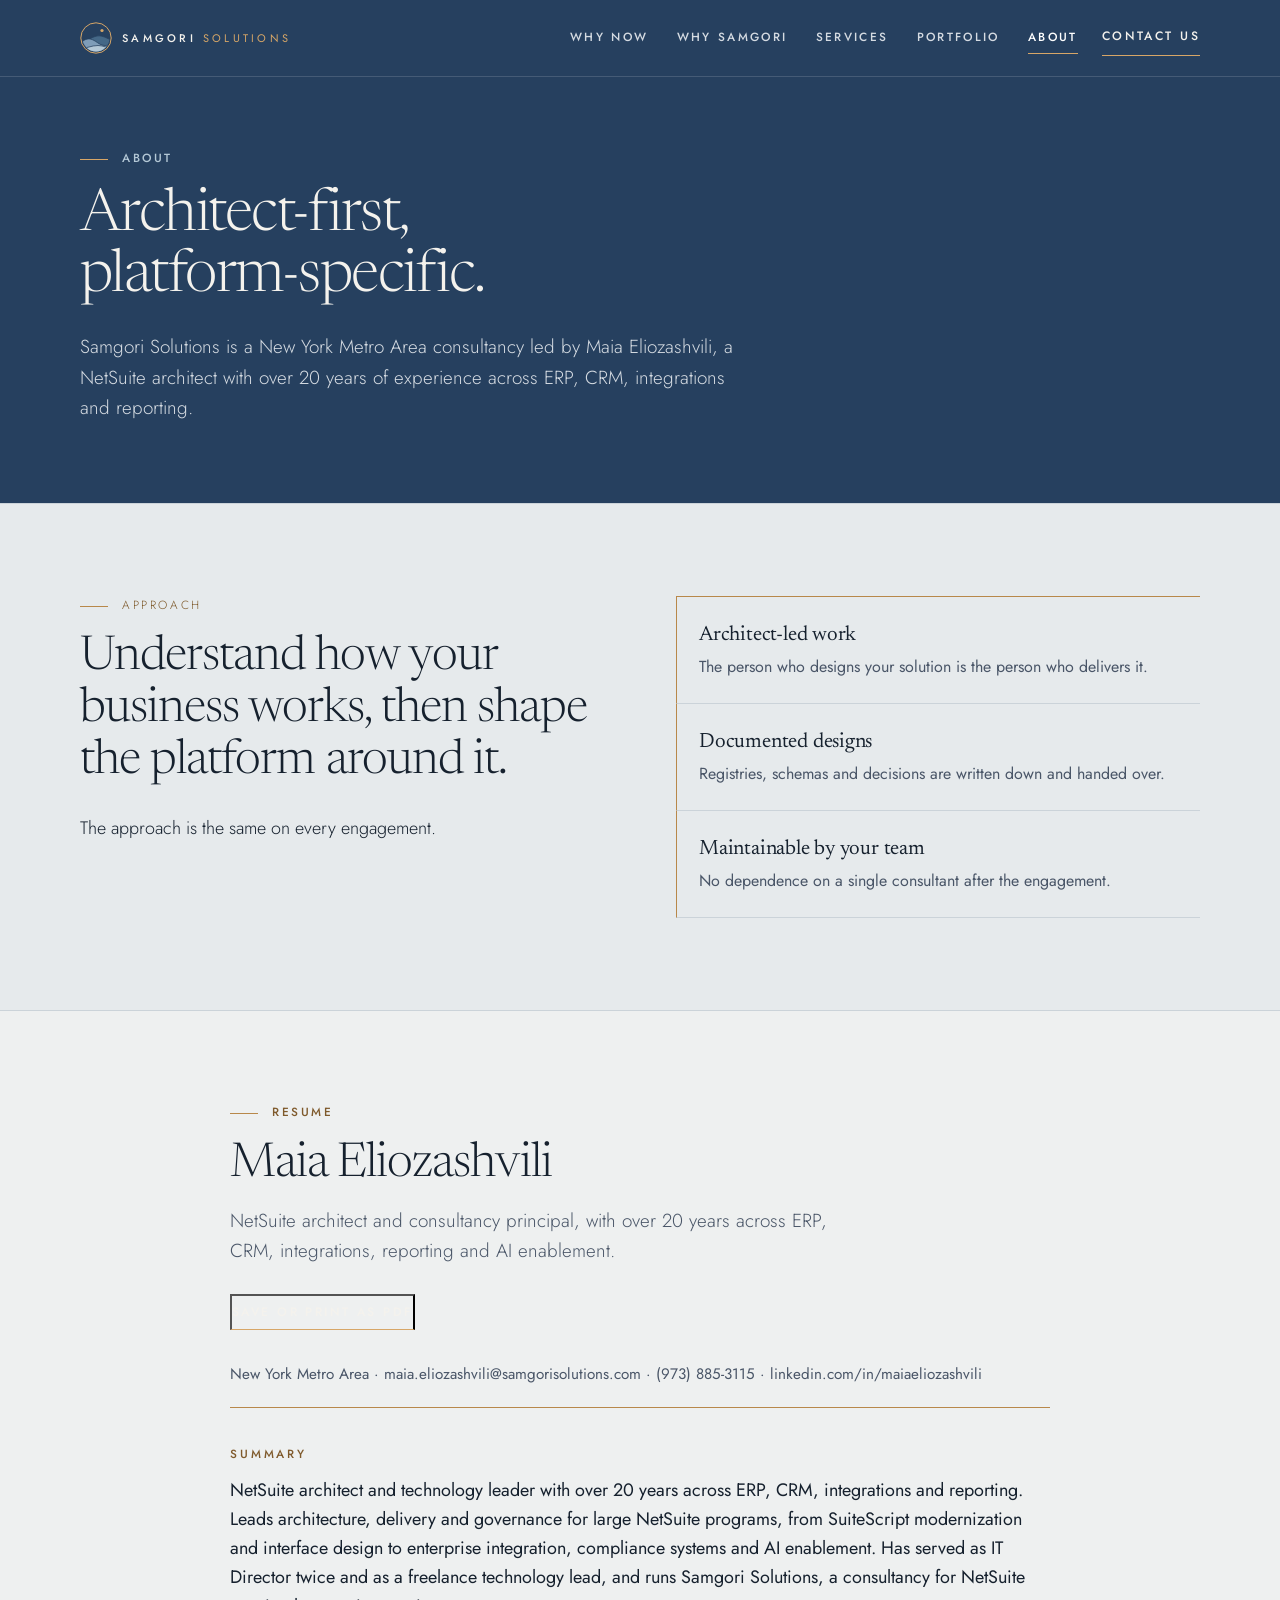
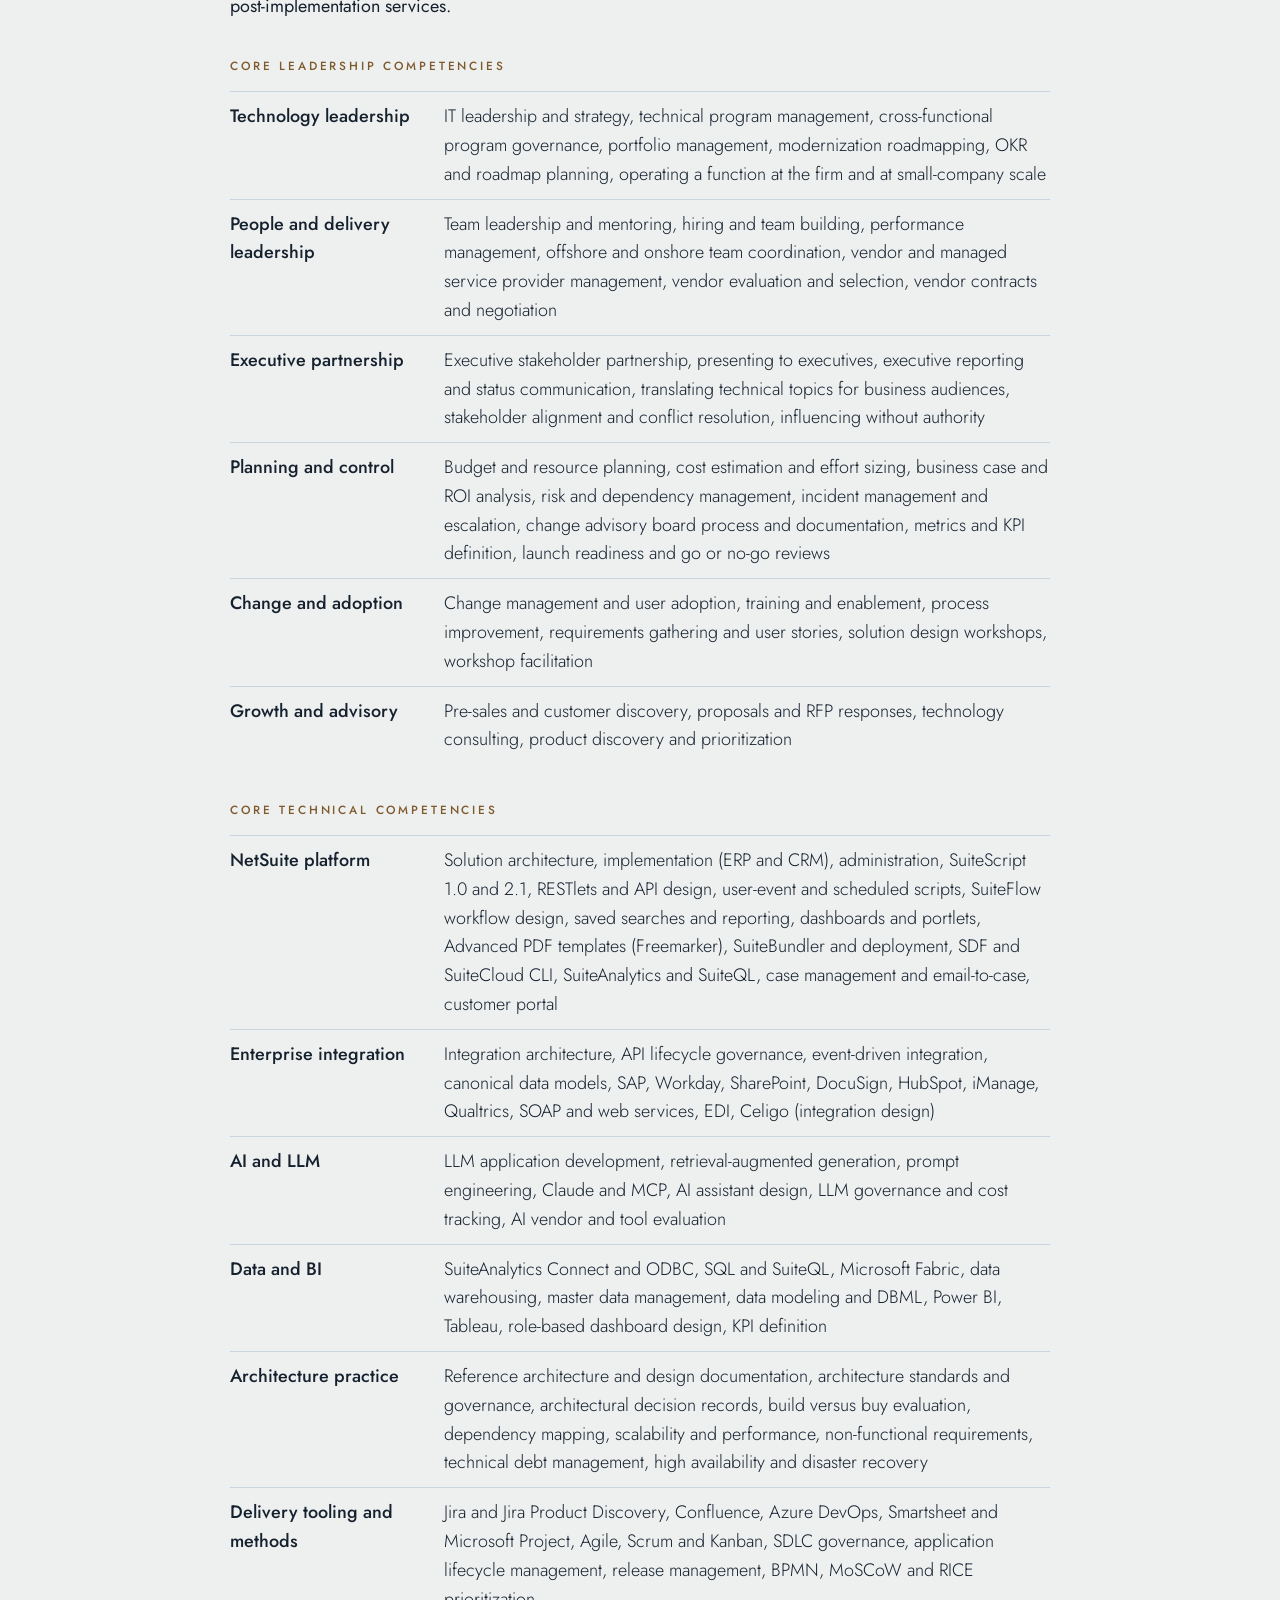
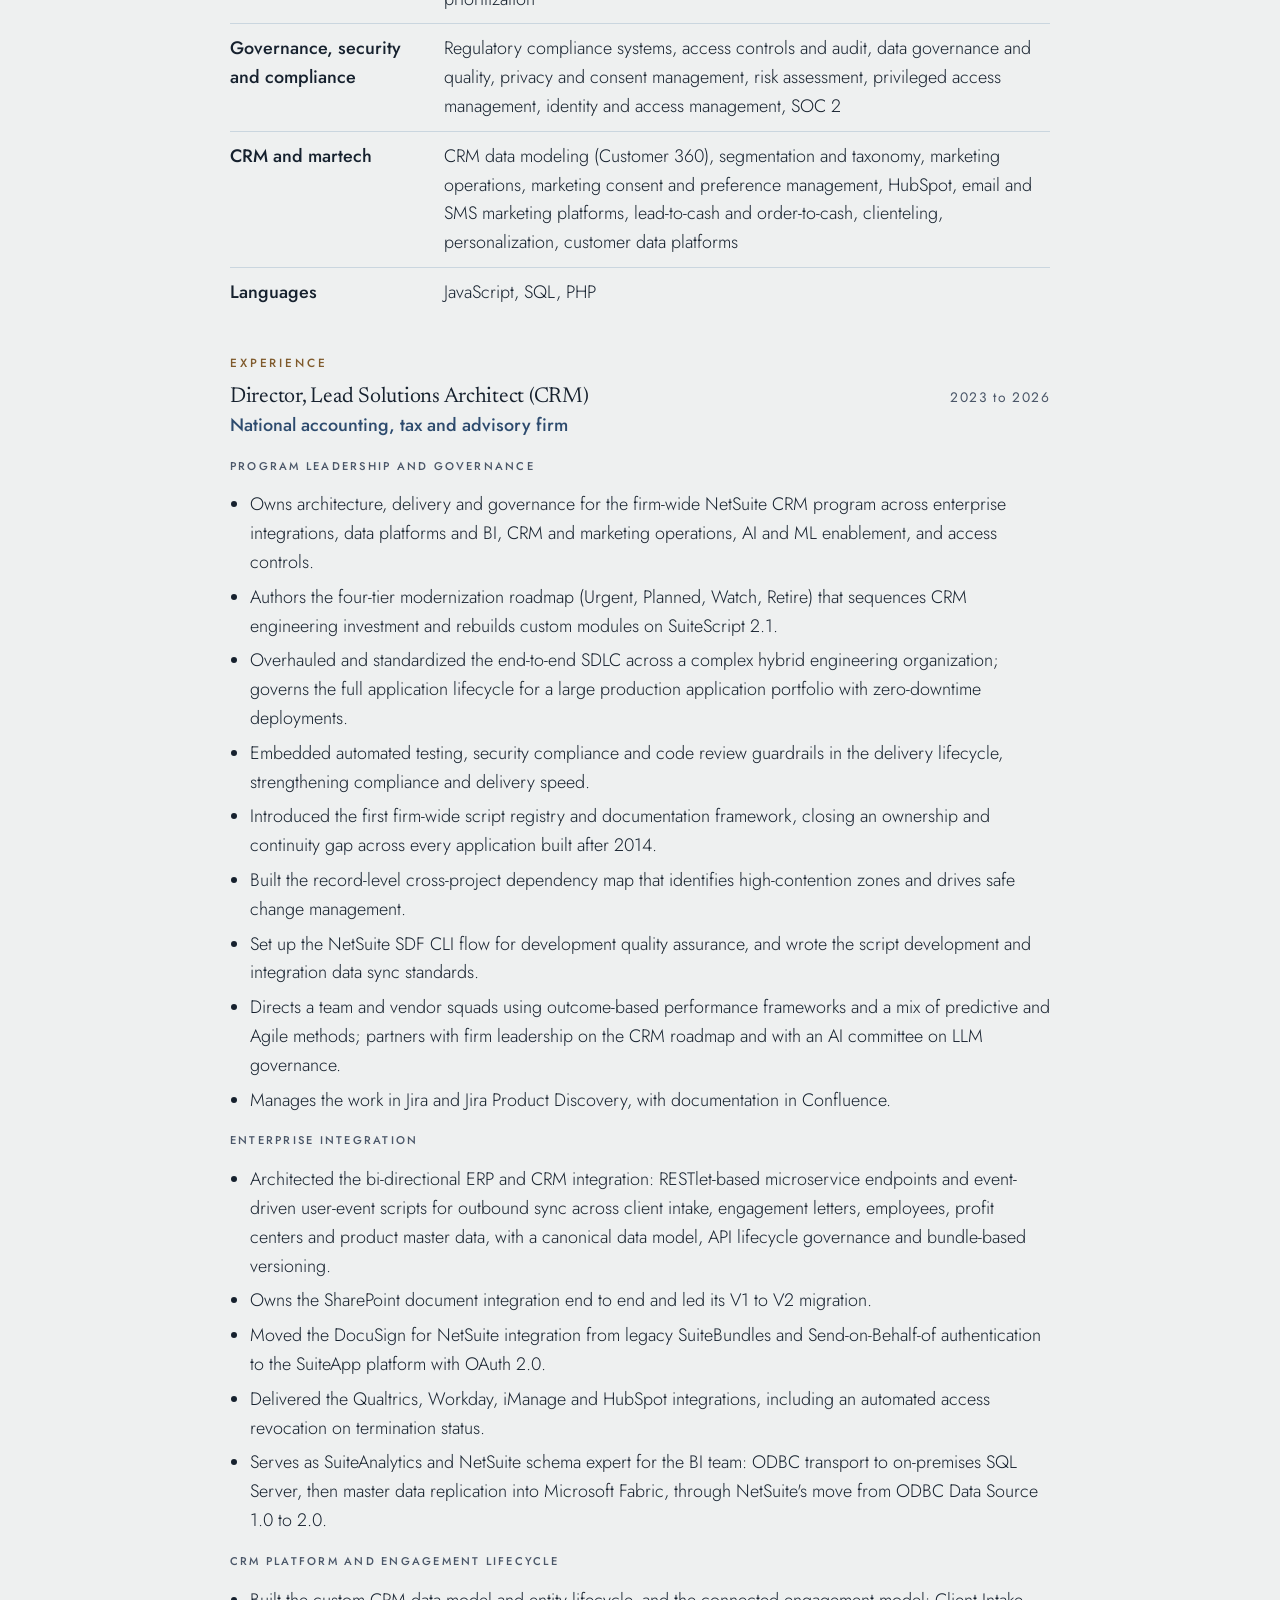
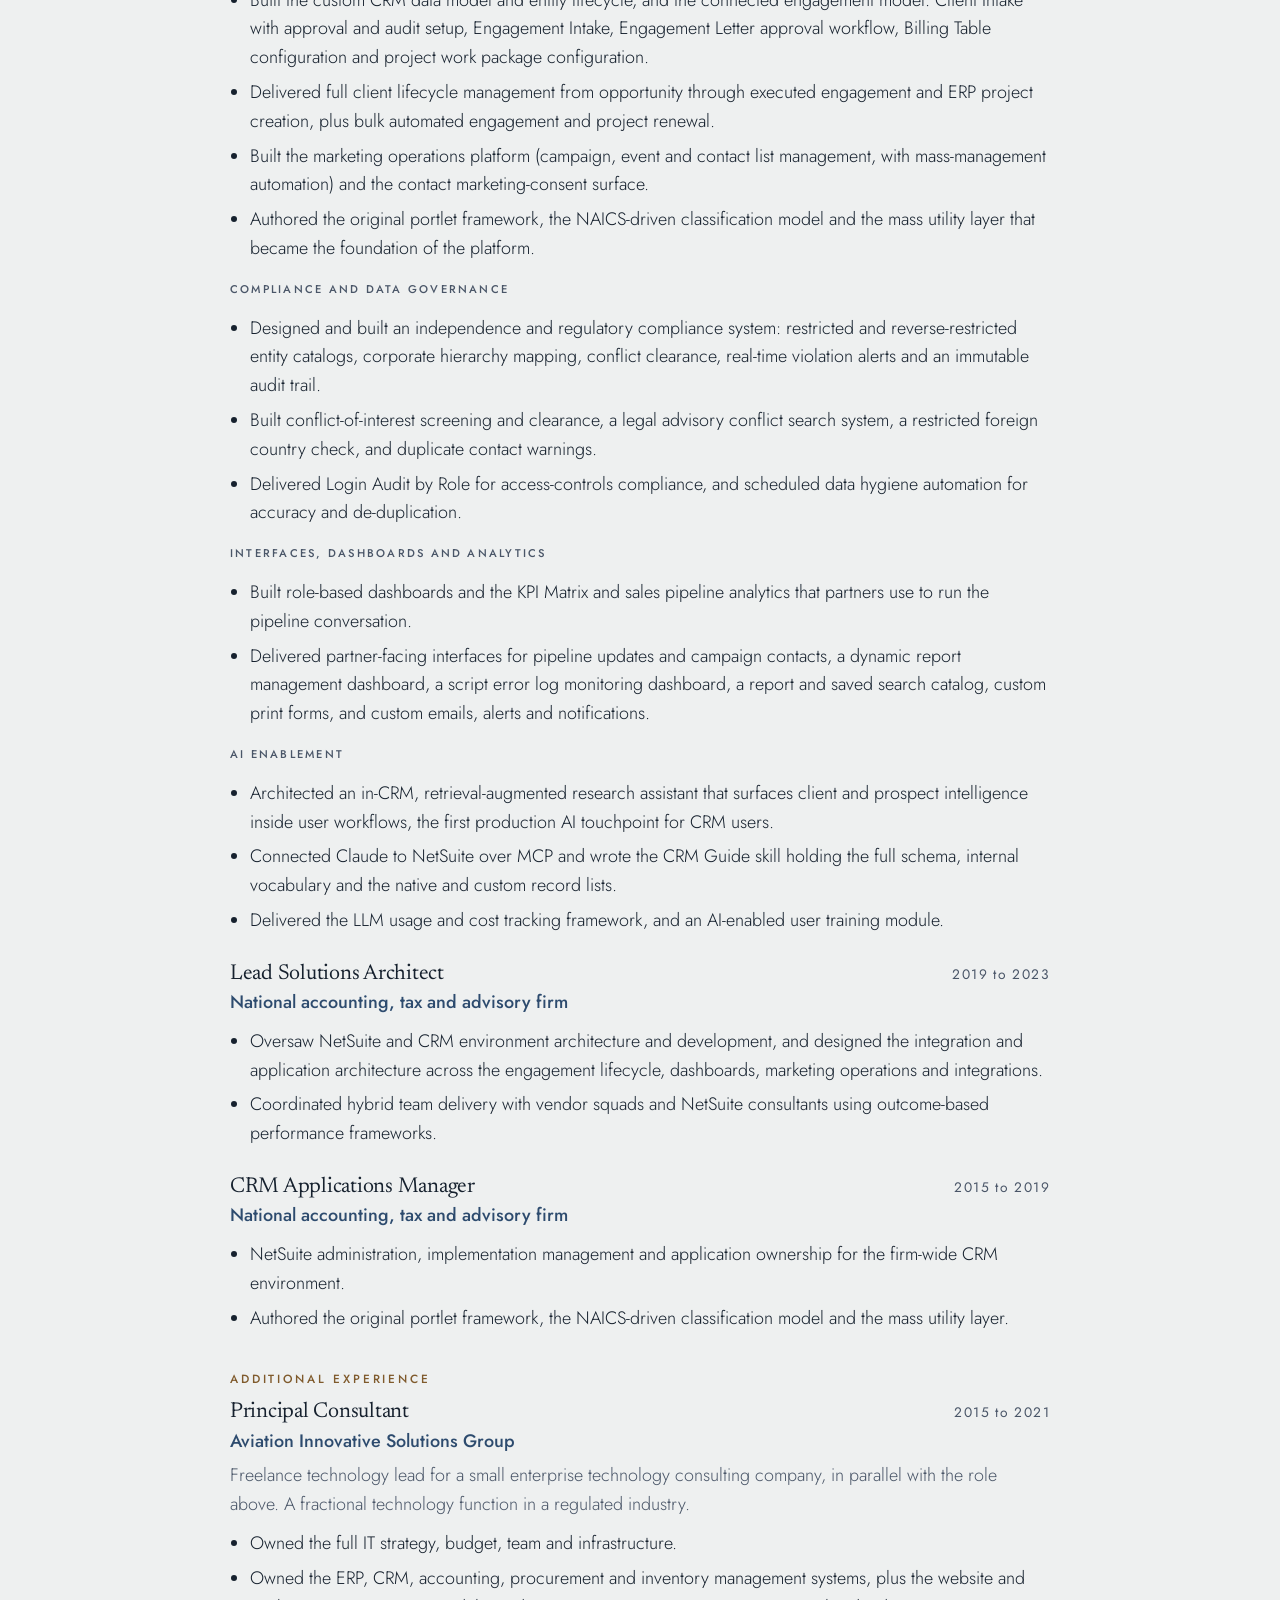
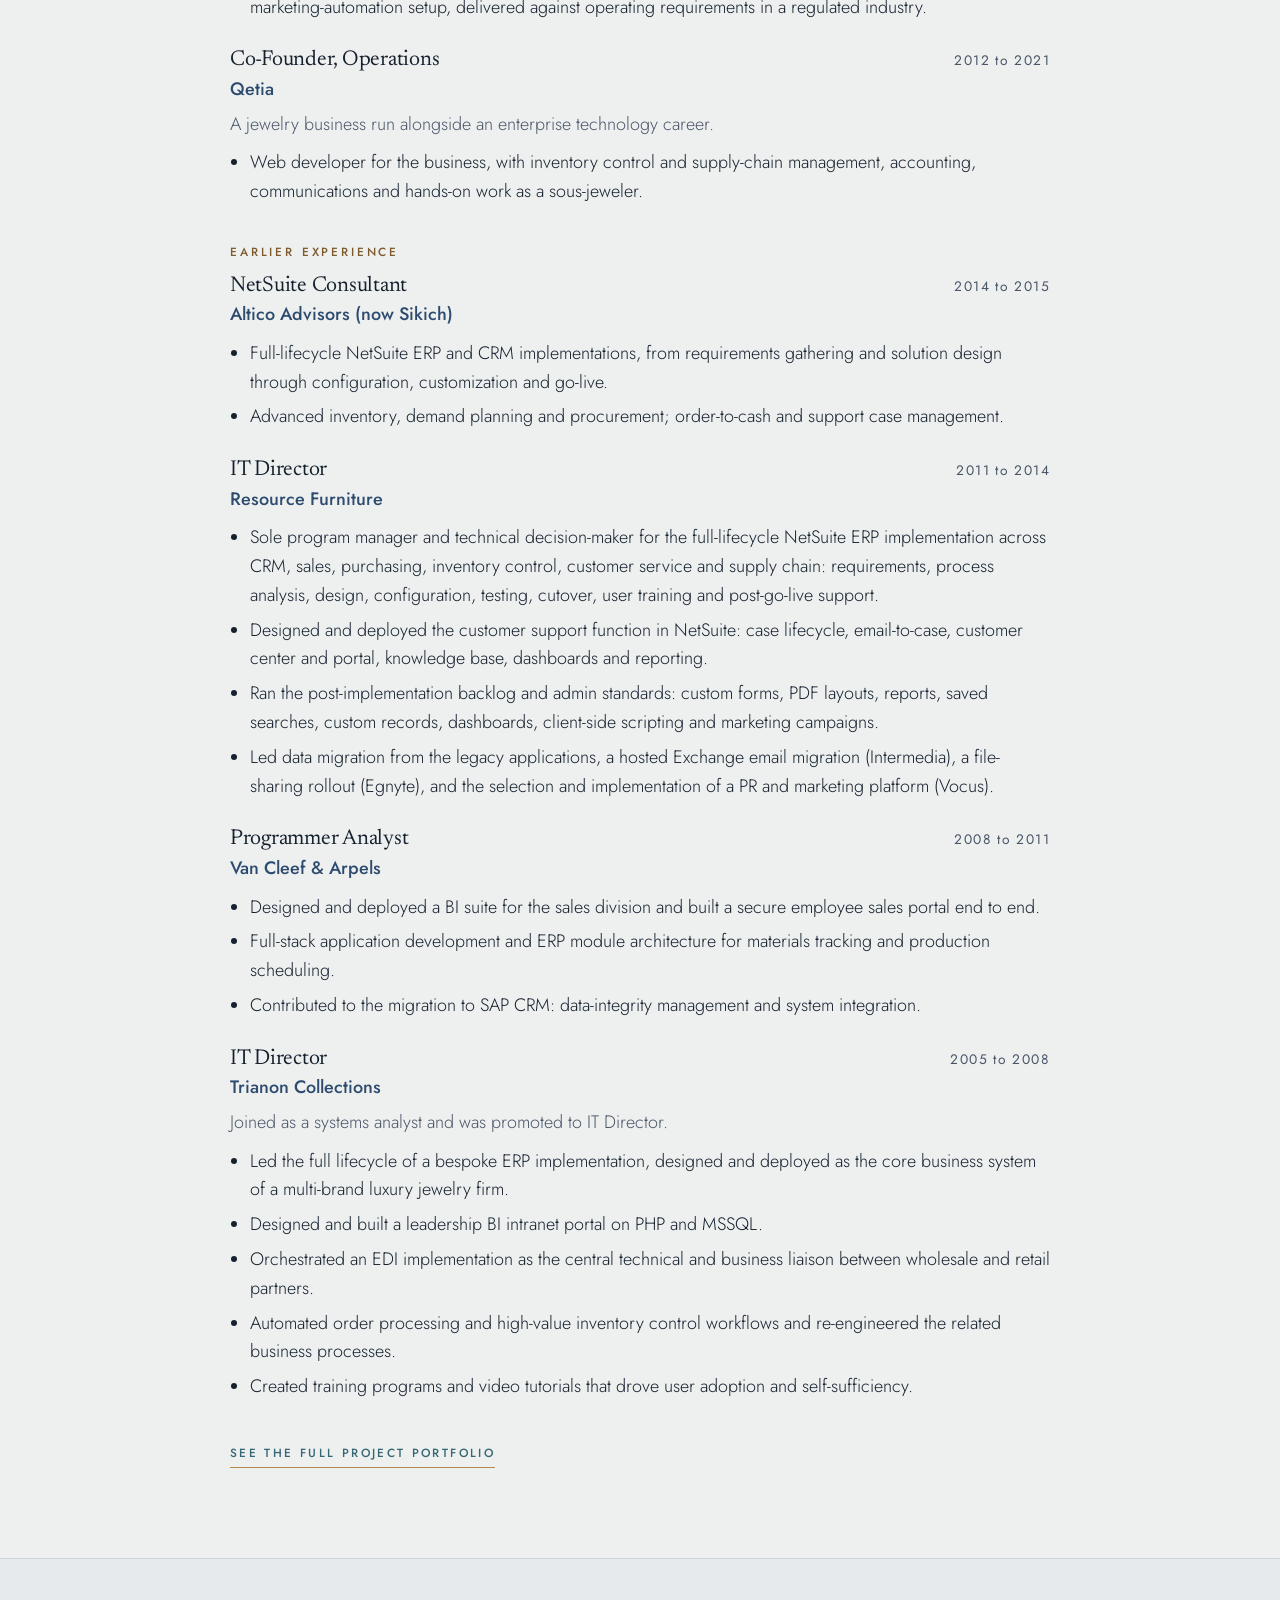
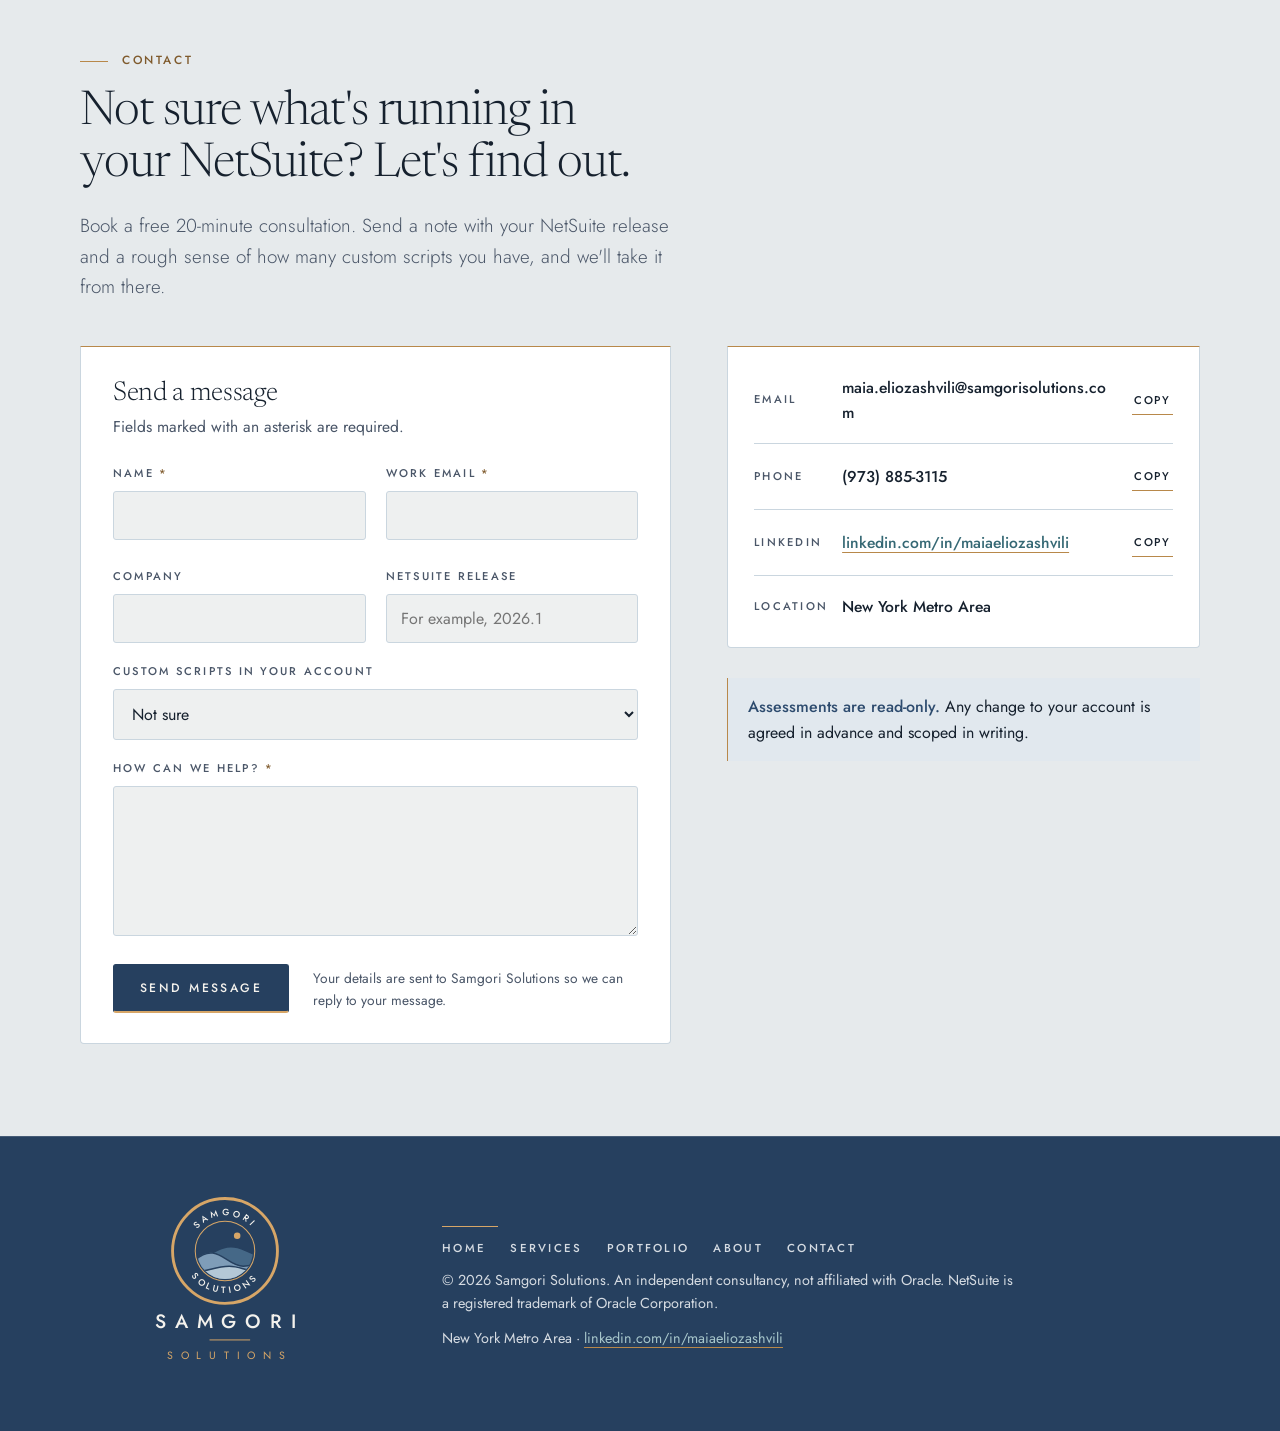
<file: about.html>
<!doctype html>
<html lang="en">
<head>
<meta charset="utf-8">
<meta name="viewport" content="width=device-width, initial-scale=1, viewport-fit=cover">
<title>About · Samgori Solutions</title>
<link rel="icon" type="image/svg+xml" href="data:image/svg+xml,%3Csvg%20xmlns%3D%22http%3A//www.w3.org/2000/svg%22%20viewBox%3D%22-4%20-4%2072%2072%22%3E%3Crect%20x%3D%22-4%22%20y%3D%22-4%22%20width%3D%2272%22%20height%3D%2272%22%20rx%3D%2216%22%20fill%3D%22%2326405F%22/%3E%3Cdefs%3E%3CclipPath%20id%3D%22k4%22%3E%3Ccircle%20cx%3D%2232%22%20cy%3D%2232%22%20r%3D%2225%22/%3E%3C/clipPath%3E%3C/defs%3E%3Ccircle%20cx%3D%2232%22%20cy%3D%2232%22%20r%3D%2229.6%22%20fill%3D%22none%22%20stroke%3D%22%23D7A667%22%20stroke-width%3D%223.6%22/%3E%3Cg%20clip-path%3D%22url%28%23k4%29%22%3E%3Cpath%20d%3D%22M6%2062%20A26%2026%200%200%201%2058%2062%20Z%22%20fill%3D%22%23B4C8D6%22%20stroke%3D%22%2326405F%22%20stroke-width%3D%221.5%22%20stroke-linejoin%3D%22round%22/%3E%3C/g%3E%3Ccircle%20cx%3D%2242%22%20cy%3D%2219%22%20r%3D%224%22%20fill%3D%22%23D7A667%22/%3E%3C/svg%3E">
<link rel="stylesheet" href="https://fonts.googleapis.com/css2?family=Jost:wght@300;400;500&family=Newsreader:ital,opsz,wght@0,6..72,300;0,6..72,400;1,6..72,300;1,6..72,400&display=swap">
<link rel="stylesheet" href="styles.css">
</head>
<body>
<header class="site-header on-navy">
  <div class="wrap">
    <a class="brand" href="./" aria-label="Samgori Solutions home"><svg class="logo-h" viewBox="0 0 430 80" xmlns="http://www.w3.org/2000/svg" role="img" aria-label="Samgori Solutions"><g transform="translate(0 8)"><defs><clipPath id="k1"><circle cx="32" cy="32" r="27"/></clipPath></defs><circle cx="32" cy="32" r="30.4" fill="none" stroke="#D7A667" stroke-width="2"/><g clip-path="url(#k1)"><path d="M0 40 C14 40 22 30 34 28 C46 26 54 34 64 36 V70 H0Z" fill="#456887" stroke="#26405F" stroke-width="1.5" stroke-linejoin="round"/><path d="M0 44 C6 37 12 33 20 34 C32 36 38 47 50 47 C56 47 60 45 64 44 V70 H0Z" fill="#7F9DB8" stroke="#26405F" stroke-width="1.5" stroke-linejoin="round"/><path d="M0 53 C14 53 22 47 36 47 C48 47 54 53 64 51 V70 H0Z" fill="#B4C8D6" stroke="#26405F" stroke-width="1.5" stroke-linejoin="round"/><circle cx="44" cy="17" r="3.2" fill="#D7A667"/></g></g><text x="84" y="47" font-family="Jost,sans-serif" font-size="22" letter-spacing="6.5" fill="#F4F2ED"><tspan font-weight="500">SAMGORI</tspan><tspan font-weight="400" fill="#D7A667" dx="14">SOLUTIONS</tspan></text></svg></a>
    <nav class="nav" aria-label="Primary">
      <a class="nav-link" href="./#why-now">Why now</a>
      <a class="nav-link" href="./#why-samgori">Why Samgori</a>
      <a class="nav-link" href="services.html">Services</a>
      <a class="nav-link" href="portfolio.html">Portfolio</a>
      <a class="nav-link" href="about.html" aria-current="page">About</a>
    </nav>
    <a class="btn head-cta" href="about.html#contact"><span class="long">Contact Us</span><span class="short">Contact</span></a>
  </div>
</header>

<main id="top">
  <section class="page-hero on-navy" aria-labelledby="about-hero">
    <div class="wrap">
      <p class="eyebrow">About</p>
      <h1 id="about-hero">Architect-first, platform-specific.</h1>
      <p class="lede">Samgori Solutions is a New York Metro Area consultancy led by Maia Eliozashvili, a NetSuite architect with over 20 years of experience across ERP, CRM, integrations and reporting.</p>
    </div>
  </section>

  <section class="band tint" aria-labelledby="approach-title">
    <div class="wrap">
      <div class="about">
        <div>
          <p class="eyebrow">Approach</p>
          <h2 id="approach-title" style="margin-bottom:26px">Understand how your business works, then shape the platform around it.</h2>
          <p>The approach is the same on every engagement.</p>
        </div>
        <div class="principles">
          <div><strong>Architect-led work</strong><span>The person who designs your solution is the person who delivers it.</span></div>
          <div><strong>Documented designs</strong><span>Registries, schemas and decisions are written down and handed over.</span></div>
          <div><strong>Maintainable by your team</strong><span>No dependence on a single consultant after the engagement.</span></div>
      </div>
    </div>
  </section>

  <section id="resume" class="band" aria-labelledby="rs-title">
    <div class="wrap resume">
      <p class="eyebrow">Resume</p>
      <h2 id="rs-title">Maia Eliozashvili</h2>
      <p class="lede" style="margin-top:14px">NetSuite architect and consultancy principal, with over 20 years across ERP, CRM, integrations, reporting and AI enablement.</p>
      <p class="hero-actions"><button class="btn" type="button" id="print-btn">Save or print as PDF</button></p>
      <p class="rs-contact" style="margin-top:32px">New York Metro Area &middot; maia.eliozashvili@samgorisolutions.com &middot; (973) 885-3115 &middot; linkedin.com/in/maiaeliozashvili</p>

      <section class="rs-sec"><h3 class="rs-h">Summary</h3>
        <p>NetSuite architect and technology leader with over 20 years across ERP, CRM, integrations and reporting. Leads architecture, delivery and governance for large NetSuite programs, from SuiteScript modernization and interface design to enterprise integration, compliance systems and AI enablement. Has served as IT Director twice and as a freelance technology lead, and runs Samgori Solutions, a consultancy for NetSuite post-implementation services.</p>
      </section>
      <section class="rs-sec"><h3 class="rs-h">Core leadership competencies</h3><dl class="skills"><div class="skrow"><dt>Technology leadership</dt><dd>IT leadership and strategy, technical program management, cross-functional program governance, portfolio management, modernization roadmapping, OKR and roadmap planning, operating a function at the firm and at small-company scale</dd></div><div class="skrow"><dt>People and delivery leadership</dt><dd>Team leadership and mentoring, hiring and team building, performance management, offshore and onshore team coordination, vendor and managed service provider management, vendor evaluation and selection, vendor contracts and negotiation</dd></div><div class="skrow"><dt>Executive partnership</dt><dd>Executive stakeholder partnership, presenting to executives, executive reporting and status communication, translating technical topics for business audiences, stakeholder alignment and conflict resolution, influencing without authority</dd></div><div class="skrow"><dt>Planning and control</dt><dd>Budget and resource planning, cost estimation and effort sizing, business case and ROI analysis, risk and dependency management, incident management and escalation, change advisory board process and documentation, metrics and KPI definition, launch readiness and go or no-go reviews</dd></div><div class="skrow"><dt>Change and adoption</dt><dd>Change management and user adoption, training and enablement, process improvement, requirements gathering and user stories, solution design workshops, workshop facilitation</dd></div><div class="skrow"><dt>Growth and advisory</dt><dd>Pre-sales and customer discovery, proposals and RFP responses, technology consulting, product discovery and prioritization</dd></div></dl></section>
      <section class="rs-sec"><h3 class="rs-h">Core technical competencies</h3><dl class="skills"><div class="skrow"><dt>NetSuite platform</dt><dd>Solution architecture, implementation (ERP and CRM), administration, SuiteScript 1.0 and 2.1, RESTlets and API design, user-event and scheduled scripts, SuiteFlow workflow design, saved searches and reporting, dashboards and portlets, Advanced PDF templates (Freemarker), SuiteBundler and deployment, SDF and SuiteCloud CLI, SuiteAnalytics and SuiteQL, case management and email-to-case, customer portal</dd></div><div class="skrow"><dt>Enterprise integration</dt><dd>Integration architecture, API lifecycle governance, event-driven integration, canonical data models, SAP, Workday, SharePoint, DocuSign, HubSpot, iManage, Qualtrics, SOAP and web services, EDI, Celigo (integration design)</dd></div><div class="skrow"><dt>AI and LLM</dt><dd>LLM application development, retrieval-augmented generation, prompt engineering, Claude and MCP, AI assistant design, LLM governance and cost tracking, AI vendor and tool evaluation</dd></div><div class="skrow"><dt>Data and BI</dt><dd>SuiteAnalytics Connect and ODBC, SQL and SuiteQL, Microsoft Fabric, data warehousing, master data management, data modeling and DBML, Power BI, Tableau, role-based dashboard design, KPI definition</dd></div><div class="skrow"><dt>Architecture practice</dt><dd>Reference architecture and design documentation, architecture standards and governance, architectural decision records, build versus buy evaluation, dependency mapping, scalability and performance, non-functional requirements, technical debt management, high availability and disaster recovery</dd></div><div class="skrow"><dt>Delivery tooling and methods</dt><dd>Jira and Jira Product Discovery, Confluence, Azure DevOps, Smartsheet and Microsoft Project, Agile, Scrum and Kanban, SDLC governance, application lifecycle management, release management, BPMN, MoSCoW and RICE prioritization</dd></div><div class="skrow"><dt>Governance, security and compliance</dt><dd>Regulatory compliance systems, access controls and audit, data governance and quality, privacy and consent management, risk assessment, privileged access management, identity and access management, SOC 2</dd></div><div class="skrow"><dt>CRM and martech</dt><dd>CRM data modeling (Customer 360), segmentation and taxonomy, marketing operations, marketing consent and preference management, HubSpot, email and SMS marketing platforms, lead-to-cash and order-to-cash, clienteling, personalization, customer data platforms</dd></div><div class="skrow"><dt>Languages</dt><dd>JavaScript, SQL, PHP</dd></div></dl></section>
      <section class="rs-sec"><h3 class="rs-h">Experience</h3><div class="job"><div class="job-head"><h3>Director, Lead Solutions Architect (CRM)</h3><span class="job-dates">2023 to 2026</span></div><p class="job-org">National accounting, tax and advisory firm</p><h4>Program leadership and governance</h4><ul><li>Owns architecture, delivery and governance for the firm-wide NetSuite CRM program across enterprise integrations, data platforms and BI, CRM and marketing operations, AI and ML enablement, and access controls.</li><li>Authors the four-tier modernization roadmap (Urgent, Planned, Watch, Retire) that sequences CRM engineering investment and rebuilds custom modules on SuiteScript 2.1.</li><li>Overhauled and standardized the end-to-end SDLC across a complex hybrid engineering organization; governs the full application lifecycle for a large production application portfolio with zero-downtime deployments.</li><li>Embedded automated testing, security compliance and code review guardrails in the delivery lifecycle, strengthening compliance and delivery speed.</li><li>Introduced the first firm-wide script registry and documentation framework, closing an ownership and continuity gap across every application built after 2014.</li><li>Built the record-level cross-project dependency map that identifies high-contention zones and drives safe change management.</li><li>Set up the NetSuite SDF CLI flow for development quality assurance, and wrote the script development and integration data sync standards.</li><li>Directs a team and vendor squads using outcome-based performance frameworks and a mix of predictive and Agile methods; partners with firm leadership on the CRM roadmap and with an AI committee on LLM governance.</li><li>Manages the work in Jira and Jira Product Discovery, with documentation in Confluence.</li></ul><h4>Enterprise integration</h4><ul><li>Architected the bi-directional ERP and CRM integration: RESTlet-based microservice endpoints and event-driven user-event scripts for outbound sync across client intake, engagement letters, employees, profit centers and product master data, with a canonical data model, API lifecycle governance and bundle-based versioning.</li><li>Owns the SharePoint document integration end to end and led its V1 to V2 migration.</li><li>Moved the DocuSign for NetSuite integration from legacy SuiteBundles and Send-on-Behalf-of authentication to the SuiteApp platform with OAuth 2.0.</li><li>Delivered the Qualtrics, Workday, iManage and HubSpot integrations, including an automated access revocation on termination status.</li><li>Serves as SuiteAnalytics and NetSuite schema expert for the BI team: ODBC transport to on-premises SQL Server, then master data replication into Microsoft Fabric, through NetSuite&#x27;s move from ODBC Data Source 1.0 to 2.0.</li></ul><h4>CRM platform and engagement lifecycle</h4><ul><li>Built the custom CRM data model and entity lifecycle, and the connected engagement model: Client Intake with approval and audit setup, Engagement Intake, Engagement Letter approval workflow, Billing Table configuration and project work package configuration.</li><li>Delivered full client lifecycle management from opportunity through executed engagement and ERP project creation, plus bulk automated engagement and project renewal.</li><li>Built the marketing operations platform (campaign, event and contact list management, with mass-management automation) and the contact marketing-consent surface.</li><li>Authored the original portlet framework, the NAICS-driven classification model and the mass utility layer that became the foundation of the platform.</li></ul><h4>Compliance and data governance</h4><ul><li>Designed and built an independence and regulatory compliance system: restricted and reverse-restricted entity catalogs, corporate hierarchy mapping, conflict clearance, real-time violation alerts and an immutable audit trail.</li><li>Built conflict-of-interest screening and clearance, a legal advisory conflict search system, a restricted foreign country check, and duplicate contact warnings.</li><li>Delivered Login Audit by Role for access-controls compliance, and scheduled data hygiene automation for accuracy and de-duplication.</li></ul><h4>Interfaces, dashboards and analytics</h4><ul><li>Built role-based dashboards and the KPI Matrix and sales pipeline analytics that partners use to run the pipeline conversation.</li><li>Delivered partner-facing interfaces for pipeline updates and campaign contacts, a dynamic report management dashboard, a script error log monitoring dashboard, a report and saved search catalog, custom print forms, and custom emails, alerts and notifications.</li></ul><h4>AI enablement</h4><ul><li>Architected an in-CRM, retrieval-augmented research assistant that surfaces client and prospect intelligence inside user workflows, the first production AI touchpoint for CRM users.</li><li>Connected Claude to NetSuite over MCP and wrote the CRM Guide skill holding the full schema, internal vocabulary and the native and custom record lists.</li><li>Delivered the LLM usage and cost tracking framework, and an AI-enabled user training module.</li></ul></div><div class="job"><div class="job-head"><h3>Lead Solutions Architect</h3><span class="job-dates">2019 to 2023</span></div><p class="job-org">National accounting, tax and advisory firm</p><ul><li>Oversaw NetSuite and CRM environment architecture and development, and designed the integration and application architecture across the engagement lifecycle, dashboards, marketing operations and integrations.</li><li>Coordinated hybrid team delivery with vendor squads and NetSuite consultants using outcome-based performance frameworks.</li></ul></div><div class="job"><div class="job-head"><h3>CRM Applications Manager</h3><span class="job-dates">2015 to 2019</span></div><p class="job-org">National accounting, tax and advisory firm</p><ul><li>NetSuite administration, implementation management and application ownership for the firm-wide CRM environment.</li><li>Authored the original portlet framework, the NAICS-driven classification model and the mass utility layer.</li></ul></div></section>
      <section class="rs-sec"><h3 class="rs-h">Additional experience</h3><div class="job"><div class="job-head"><h3>Principal Consultant</h3><span class="job-dates">2015 to 2021</span></div><p class="job-org">Aviation Innovative Solutions Group</p><p class="job-blurb">Freelance technology lead for a small enterprise technology consulting company, in parallel with the role above. A fractional technology function in a regulated industry.</p><ul><li>Owned the full IT strategy, budget, team and infrastructure.</li><li>Owned the ERP, CRM, accounting, procurement and inventory management systems, plus the website and marketing-automation setup, delivered against operating requirements in a regulated industry.</li></ul></div><div class="job"><div class="job-head"><h3>Co-Founder, Operations</h3><span class="job-dates">2012 to 2021</span></div><p class="job-org">Qetia</p><p class="job-blurb">A jewelry business run alongside an enterprise technology career.</p><ul><li>Web developer for the business, with inventory control and supply-chain management, accounting, communications and hands-on work as a sous-jeweler.</li></ul></div></section>
      <section class="rs-sec"><h3 class="rs-h">Earlier experience</h3><div class="job"><div class="job-head"><h3>NetSuite Consultant</h3><span class="job-dates">2014 to 2015</span></div><p class="job-org">Altico Advisors (now Sikich)</p><ul><li>Full-lifecycle NetSuite ERP and CRM implementations, from requirements gathering and solution design through configuration, customization and go-live.</li><li>Advanced inventory, demand planning and procurement; order-to-cash and support case management.</li></ul></div><div class="job"><div class="job-head"><h3>IT Director</h3><span class="job-dates">2011 to 2014</span></div><p class="job-org">Resource Furniture</p><ul><li>Sole program manager and technical decision-maker for the full-lifecycle NetSuite ERP implementation across CRM, sales, purchasing, inventory control, customer service and supply chain: requirements, process analysis, design, configuration, testing, cutover, user training and post-go-live support.</li><li>Designed and deployed the customer support function in NetSuite: case lifecycle, email-to-case, customer center and portal, knowledge base, dashboards and reporting.</li><li>Ran the post-implementation backlog and admin standards: custom forms, PDF layouts, reports, saved searches, custom records, dashboards, client-side scripting and marketing campaigns.</li><li>Led data migration from the legacy applications, a hosted Exchange email migration (Intermedia), a file-sharing rollout (Egnyte), and the selection and implementation of a PR and marketing platform (Vocus).</li></ul></div><div class="job"><div class="job-head"><h3>Programmer Analyst</h3><span class="job-dates">2008 to 2011</span></div><p class="job-org">Van Cleef &amp; Arpels</p><ul><li>Designed and deployed a BI suite for the sales division and built a secure employee sales portal end to end.</li><li>Full-stack application development and ERP module architecture for materials tracking and production scheduling.</li><li>Contributed to the migration to SAP CRM: data-integrity management and system integration.</li></ul></div><div class="job"><div class="job-head"><h3>IT Director</h3><span class="job-dates">2005 to 2008</span></div><p class="job-org">Trianon Collections</p><p class="job-blurb">Joined as a systems analyst and was promoted to IT Director.</p><ul><li>Led the full lifecycle of a bespoke ERP implementation, designed and deployed as the core business system of a multi-brand luxury jewelry firm.</li><li>Designed and built a leadership BI intranet portal on PHP and MSSQL.</li><li>Orchestrated an EDI implementation as the central technical and business liaison between wholesale and retail partners.</li><li>Automated order processing and high-value inventory control workflows and re-engineered the related business processes.</li><li>Created training programs and video tutorials that drove user adoption and self-sufficiency.</li></ul></div></section>
      <p class="rs-more"><a class="text-link" href="portfolio.html">See the full project portfolio</a></p>
    </div>
  </section>

  <section id="contact" class="band tint" aria-labelledby="contact-title">
    <div class="wrap">
      <div class="contact-head">
        <p class="eyebrow">Contact</p>
        <h2 id="contact-title">Not sure what's running in your NetSuite? Let's find out.</h2>
        <p class="lede">Book a free 20-minute consultation. Send a note with your NetSuite release and a rough sense of how many custom scripts you have, and we'll take it from there.</p>
      </div>
      <div class="contact-grid">
        <div class="form-card">
          <h3>Send a message</h3>
          <p class="sub">Fields marked with an asterisk are required.</p>
          <form id="contact-form" novalidate>
            <div class="field-row">
              <div class="field"><label for="f-name">Name <span class="req">*</span></label><input id="f-name" name="name" type="text" autocomplete="name" required><span class="err" id="e-name" aria-live="polite"></span></div>
              <div class="field"><label for="f-email">Work email <span class="req">*</span></label><input id="f-email" name="email" type="email" autocomplete="email" required><span class="err" id="e-email" aria-live="polite"></span></div>
            </div>
            <div class="field-row">
              <div class="field"><label for="f-company">Company</label><input id="f-company" name="company" type="text" autocomplete="organization"></div>
              <div class="field"><label for="f-release">NetSuite release</label><input id="f-release" name="netsuite_release" type="text" placeholder="For example, 2026.1"></div>
            </div>
            <div class="field"><label for="f-scripts">Custom scripts in your account</label>
              <select id="f-scripts" name="custom_scripts"><option value="">Not sure</option><option>Fewer than 50</option><option>50 to 200</option><option>More than 200</option></select></div>
            <div class="field"><label for="f-message">How can we help? <span class="req">*</span></label><textarea id="f-message" name="message" required></textarea><span class="err" id="e-message" aria-live="polite"></span></div>
            <div class="hp" aria-hidden="true"><label for="f-website">Leave this field empty</label><input id="f-website" name="website" type="text" tabindex="-1" autocomplete="off"></div>
            <div class="form-actions">
              <button class="submit" id="submit-btn" type="submit">Send message</button>
              <p class="privacy">Your details are sent to Samgori Solutions so we can reply to your message.</p>
            </div>
          </form>
          <div class="status" id="status" role="status" aria-live="polite" tabindex="-1"></div>
        </div>
        <div>
          <div class="contact-card">
            <div class="row"><span class="k">Email</span><span class="v" id="v-email">maia.eliozashvili@samgorisolutions.com</span><button class="copy" type="button" data-copy="maia.eliozashvili@samgorisolutions.com">Copy</button></div>
            <div class="row"><span class="k">Phone</span><span class="v" id="v-phone">(973) 885-3115</span><button class="copy" type="button" data-copy="(973) 885-3115">Copy</button></div>
            <div class="row"><span class="k">LinkedIn</span><a class="v" href="https://www.linkedin.com/in/maiaeliozashvili" target="_blank" rel="noopener">linkedin.com/in/maiaeliozashvili</a><button class="copy" type="button" data-copy="https://www.linkedin.com/in/maiaeliozashvili">Copy</button></div>
            <div class="row"><span class="k">Location</span><span class="v">New York Metro Area</span><span></span></div>
          </div>
          <div class="callout"><strong>Assessments are read-only.</strong> Any change to your account is agreed in advance and scoped in writing.</div>
        </div>
      </div>
    </div>
  </section>
</main>

<footer class="site-footer on-navy">
  <div class="wrap">
    <svg class="logo-seal" viewBox="0 0 300 196" xmlns="http://www.w3.org/2000/svg" role="img" aria-label="Samgori Solutions seal"><g transform="translate(94 4) scale(1.75)"><defs><path id="rt2" d="M11 32 A21 21 0 0 1 53 32"/><path id="rb2" d="M7 32 A25 25 0 0 0 57 32"/></defs><circle cx="32" cy="32" r="31" fill="none" stroke="#D7A667" stroke-width="1.7"/><circle cx="32" cy="32" r="17.6" fill="none" stroke="#D7A667" stroke-width=".6"/><text text-anchor="middle" font-family="Jost,sans-serif" font-weight="500" font-size="5.4" letter-spacing="1.9" fill="#F4F2ED"><textPath href="#rt2" startOffset="50%">SAMGORI</textPath></text><text text-anchor="middle" font-family="Jost,sans-serif" font-weight="500" font-size="5.4" letter-spacing="1.9" fill="#F4F2ED"><textPath href="#rb2" startOffset="50%">SOLUTIONS</textPath></text><defs><clipPath id="k3"><circle cx="32" cy="32" r="16.6"/></clipPath></defs><g clip-path="url(#k3)"><g transform="translate(32 32) scale(.6) translate(-32 -32)"><path d="M0 40 C14 40 22 30 34 28 C46 26 54 34 64 36 V70 H0Z" fill="#456887" stroke="#26405F" stroke-width="1.5" stroke-linejoin="round"/><path d="M0 44 C6 37 12 33 20 34 C32 36 38 47 50 47 C56 47 60 45 64 44 V70 H0Z" fill="#7F9DB8" stroke="#26405F" stroke-width="1.5" stroke-linejoin="round"/><path d="M0 53 C14 53 22 47 36 47 C48 47 54 53 64 51 V70 H0Z" fill="#B4C8D6" stroke="#26405F" stroke-width="1.5" stroke-linejoin="round"/><circle cx="44" cy="17" r="3.2" fill="#D7A667"/></g></g></g><text x="155" y="140" text-anchor="middle" font-family="Jost,sans-serif" font-weight="500" font-size="20" letter-spacing="9" fill="#F4F2ED">SAMGORI</text><path d="M134 152H176" stroke="#D7A667" stroke-width="1"/><text x="155" y="172" text-anchor="middle" font-family="Jost,sans-serif" font-weight="400" font-size="11" letter-spacing="8" fill="#D7A667">SOLUTIONS</text></svg>
    <div class="foot-text">
      <span class="foot-rule" aria-hidden="true"></span>
      <nav class="foot-nav" aria-label="Footer"><a href="./">Home</a><a href="services.html">Services</a><a href="portfolio.html">Portfolio</a><a href="about.html">About</a><a href="about.html#contact">Contact</a></nav>
      <p>&copy; 2026 Samgori Solutions. An independent consultancy, not affiliated with Oracle. NetSuite is a registered trademark of Oracle Corporation.</p>
      <p>New York Metro Area &middot; <a href="https://www.linkedin.com/in/maiaeliozashvili" target="_blank" rel="noopener">linkedin.com/in/maiaeliozashvili</a></p>
    </div>
  </div>
</footer>
<script>
(function () {
  var buttons = document.querySelectorAll('.copy');
  function fallbackSelect(btn) {
    var row = btn.closest('.row');
    var target = row && row.querySelector('.v');
    if (!target) return;
    try {
      var range = document.createRange();
      range.selectNodeContents(target);
      var sel = window.getSelection();
      sel.removeAllRanges();
      sel.addRange(range);
    } catch (e) {}
  }
  function flash(btn, text, ok) {
    var original = btn.getAttribute('data-label') || btn.textContent;
    btn.setAttribute('data-label', original);
    btn.textContent = text;
    if (ok) btn.classList.add('done');
    setTimeout(function () { btn.textContent = original; btn.classList.remove('done'); }, 1600);
  }
  buttons.forEach(function (btn) {
    btn.addEventListener('click', function () {
      var value = btn.getAttribute('data-copy');
      try {
        navigator.clipboard.writeText(value).then(
          function () { flash(btn, 'Copied', true); },
          function () { fallbackSelect(btn); flash(btn, 'Selected', false); }
        );
      } catch (e) {
        fallbackSelect(btn);
        flash(btn, 'Selected', false);
      }
    });
  });

})();
</script><script>
(function () {
  // To send submissions as email, create a form at an email-forwarding service (for example Formspree, Basin or Web3Forms),
  // set it to deliver to maia.eliozashvili@samgorisolutions.com, and paste its endpoint URL here.
  // Services that need an access key (Web3Forms) can have it set in ACCESS_KEY.
  var FORM_ENDPOINT = "";
  var ACCESS_KEY = "";
  var TO = "maia.eliozashvili@samgorisolutions.com";

  var form = document.getElementById('contact-form');
  if (!form) return;
  var statusEl = document.getElementById('status');
  var btn = document.getElementById('submit-btn');

  function setErr(id, msg, input) {
    document.getElementById(id).textContent = msg || '';
    if (input) input.setAttribute('aria-invalid', msg ? 'true' : 'false');
  }
  function validate() {
    var name = form.elements.name, email = form.elements.email, message = form.elements.message, ok = true, first = null;
    var re = /^[^\s@]+@[^\s@]+\.[^\s@]+$/;
    if (!name.value.trim()) { setErr('e-name', 'Please enter your name.', name); ok = false; first = first || name; } else setErr('e-name', '', name);
    if (!email.value.trim()) { setErr('e-email', 'Please enter your email.', email); ok = false; first = first || email; }
    else if (!re.test(email.value.trim())) { setErr('e-email', 'Please enter a valid email address.', email); ok = false; first = first || email; }
    else setErr('e-email', '', email);
    if (!message.value.trim()) { setErr('e-message', 'Please tell us how we can help.', message); ok = false; first = first || message; } else setErr('e-message', '', message);
    if (first) first.focus();
    return ok;
  }
  function composed() {
    var f = form.elements;
    return ['Name: ' + f.name.value.trim(), 'Email: ' + f.email.value.trim(), 'Company: ' + (f.company.value.trim() || 'not given'),
      'NetSuite release: ' + (f.netsuite_release.value.trim() || 'not given'), 'Custom scripts: ' + (f.custom_scripts.value || 'not sure'), '', f.message.value.trim()].join('\n');
  }
  function show(html, afterRender) {
    statusEl.innerHTML = html; statusEl.className = 'status show';
    if (afterRender) afterRender();
    statusEl.focus();
  }
  function fallback(reason) {
    var text = composed();
    show('<div class="box"><strong>' + reason + '</strong> Please email <span style="overflow-wrap:anywhere">' + TO + '</span> and paste the message below.</div>' +
      '<label class="sr" for="fb-text" style="position:absolute;left:-9999px">Your message</label><textarea id="fb-text" readonly></textarea><button class="copy" id="fb-copy" type="button">Copy message</button>',
      function () {
        var ta = document.getElementById('fb-text'); ta.value = text;
        document.getElementById('fb-copy').addEventListener('click', function () {
          var b = this;
          function done(t) { b.textContent = t; setTimeout(function () { b.textContent = 'Copy message'; }, 1600); }
          try { navigator.clipboard.writeText(text).then(function () { done('Copied'); }, function () { ta.select(); done('Selected'); }); }
          catch (e) { ta.select(); done('Selected'); }
        });
      });
  }
  form.addEventListener('submit', function (ev) {
    ev.preventDefault();
    if (!validate()) return;
    if (form.elements.website.value) return; // honeypot
    if (!FORM_ENDPOINT) { fallback('Sending is not connected yet.'); return; }
    var data = new FormData(form);
    data.delete('website');
    if (ACCESS_KEY) data.append('access_key', ACCESS_KEY);
    data.append('_subject', 'New inquiry from the Samgori Solutions website');
    btn.disabled = true; btn.textContent = 'Sending';
    fetch(FORM_ENDPOINT, { method: 'POST', body: data, headers: { 'Accept': 'application/json' } })
      .then(function (r) { if (!r.ok) throw new Error('bad status'); return r; })
      .then(function () {
        form.reset();
        show('<div class="box"><strong>Thank you. Your message has been sent.</strong> We will reply to the email address you gave.</div>');
      })
      .catch(function () { fallback('We could not send your message automatically.'); })
      .then(function () { btn.disabled = false; btn.textContent = 'Send message'; });
  });
})();
</script><script>
(function () {
  var b = document.getElementById('print-btn');
  if (b) b.addEventListener('click', function () { try { window.print(); } catch (e) {} });
})();
</script>
</body>
</html>
</file>
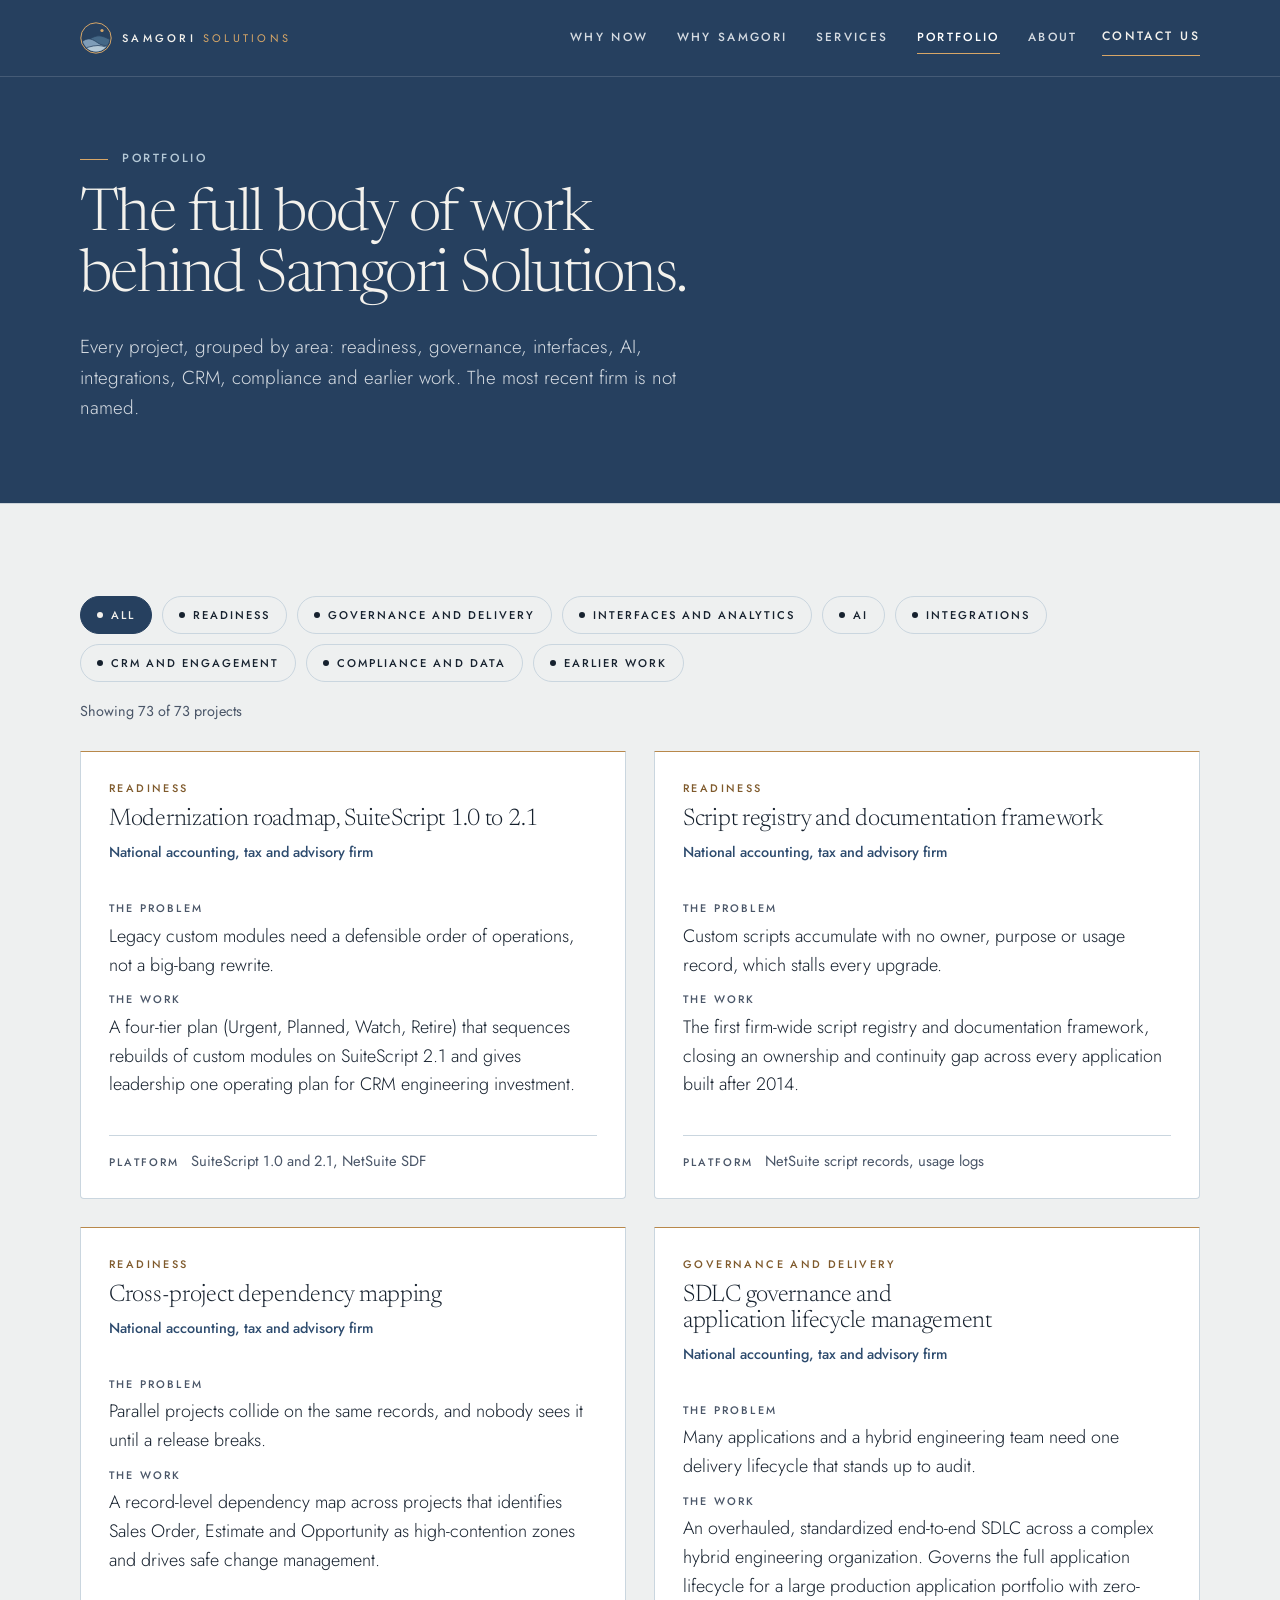
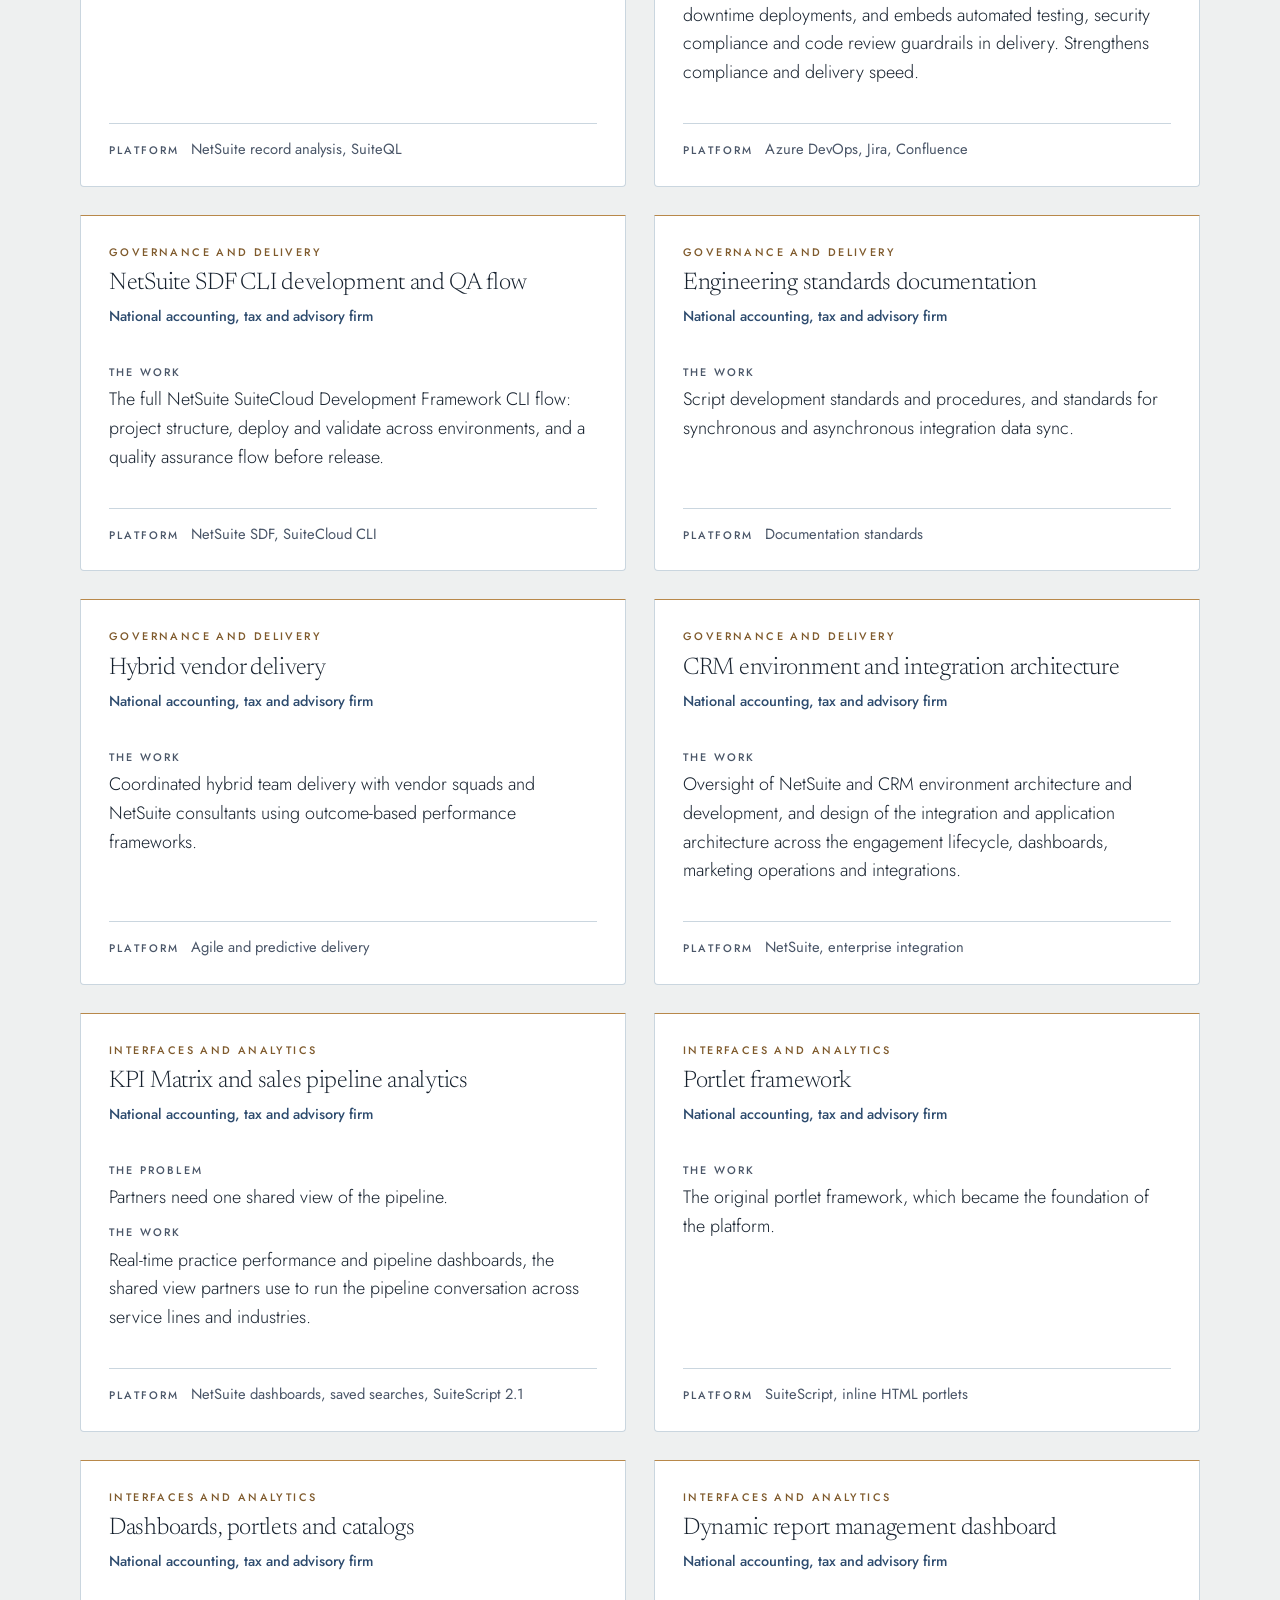
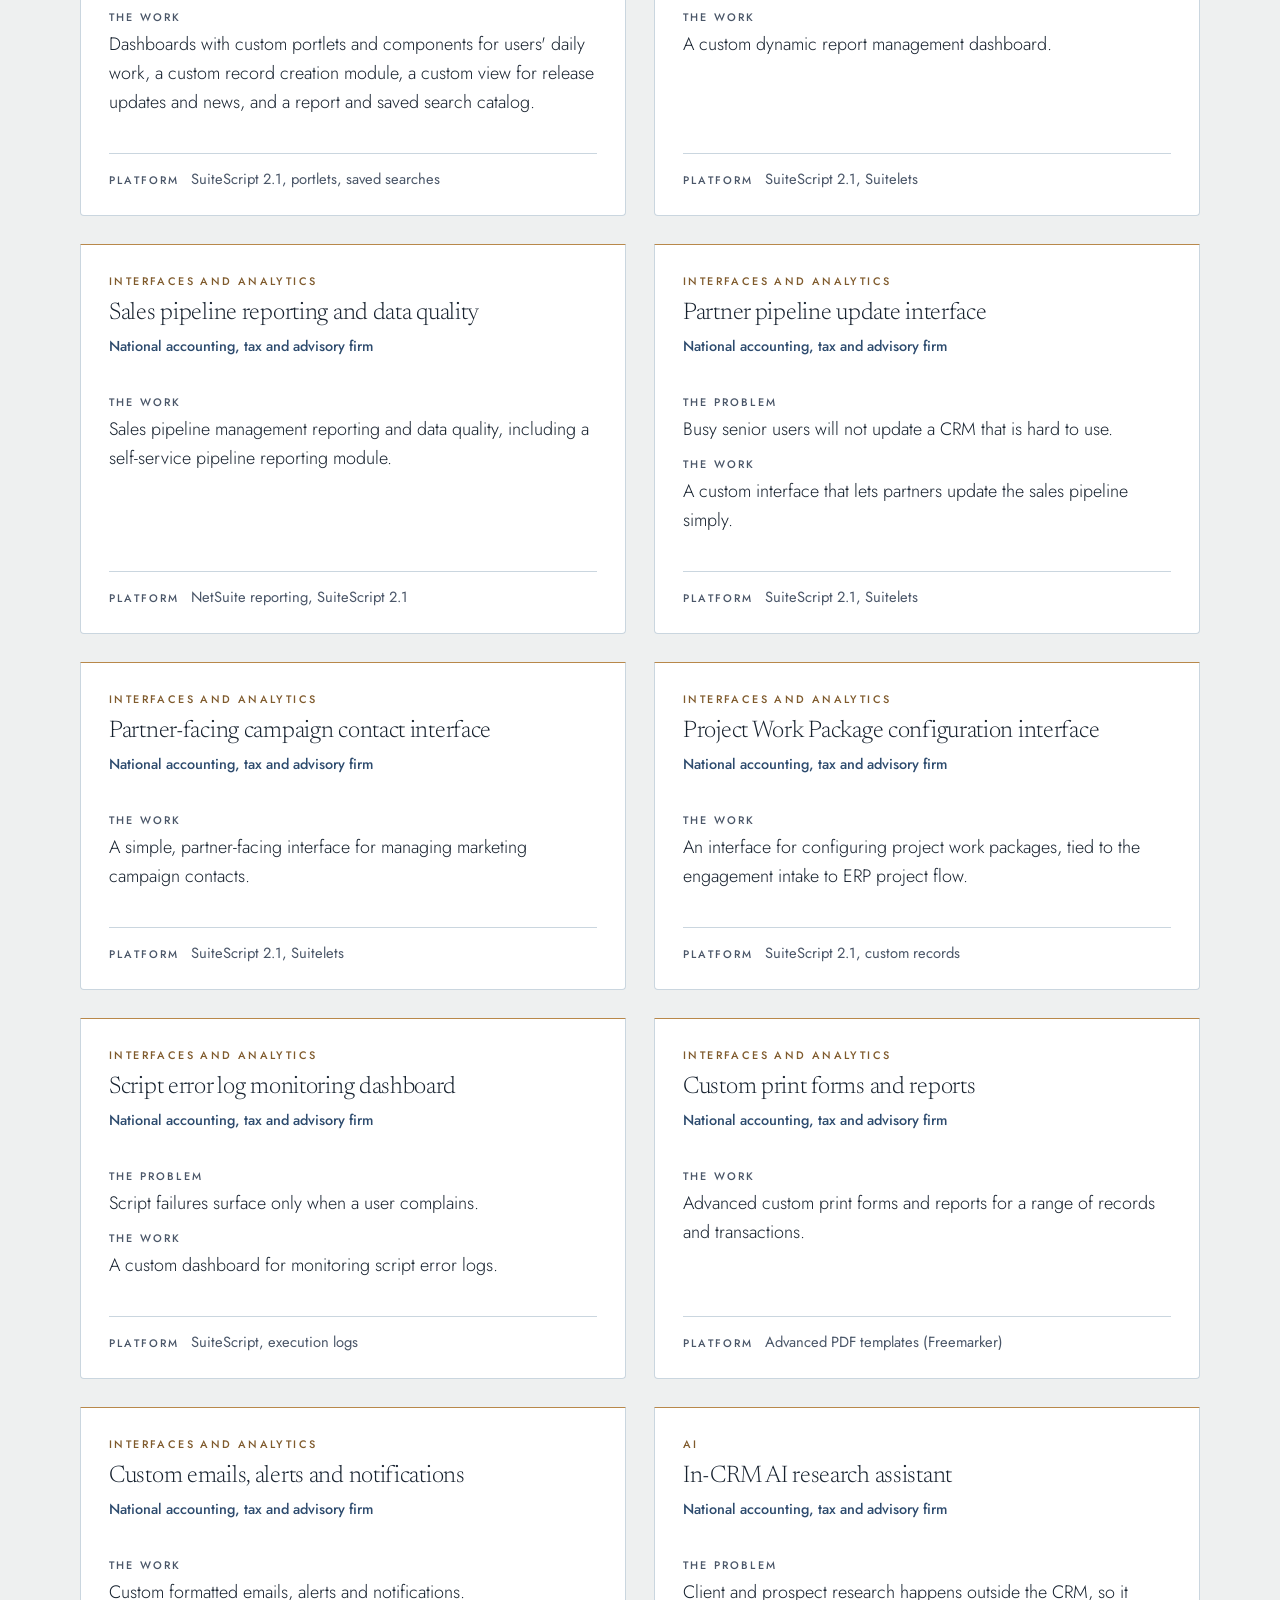
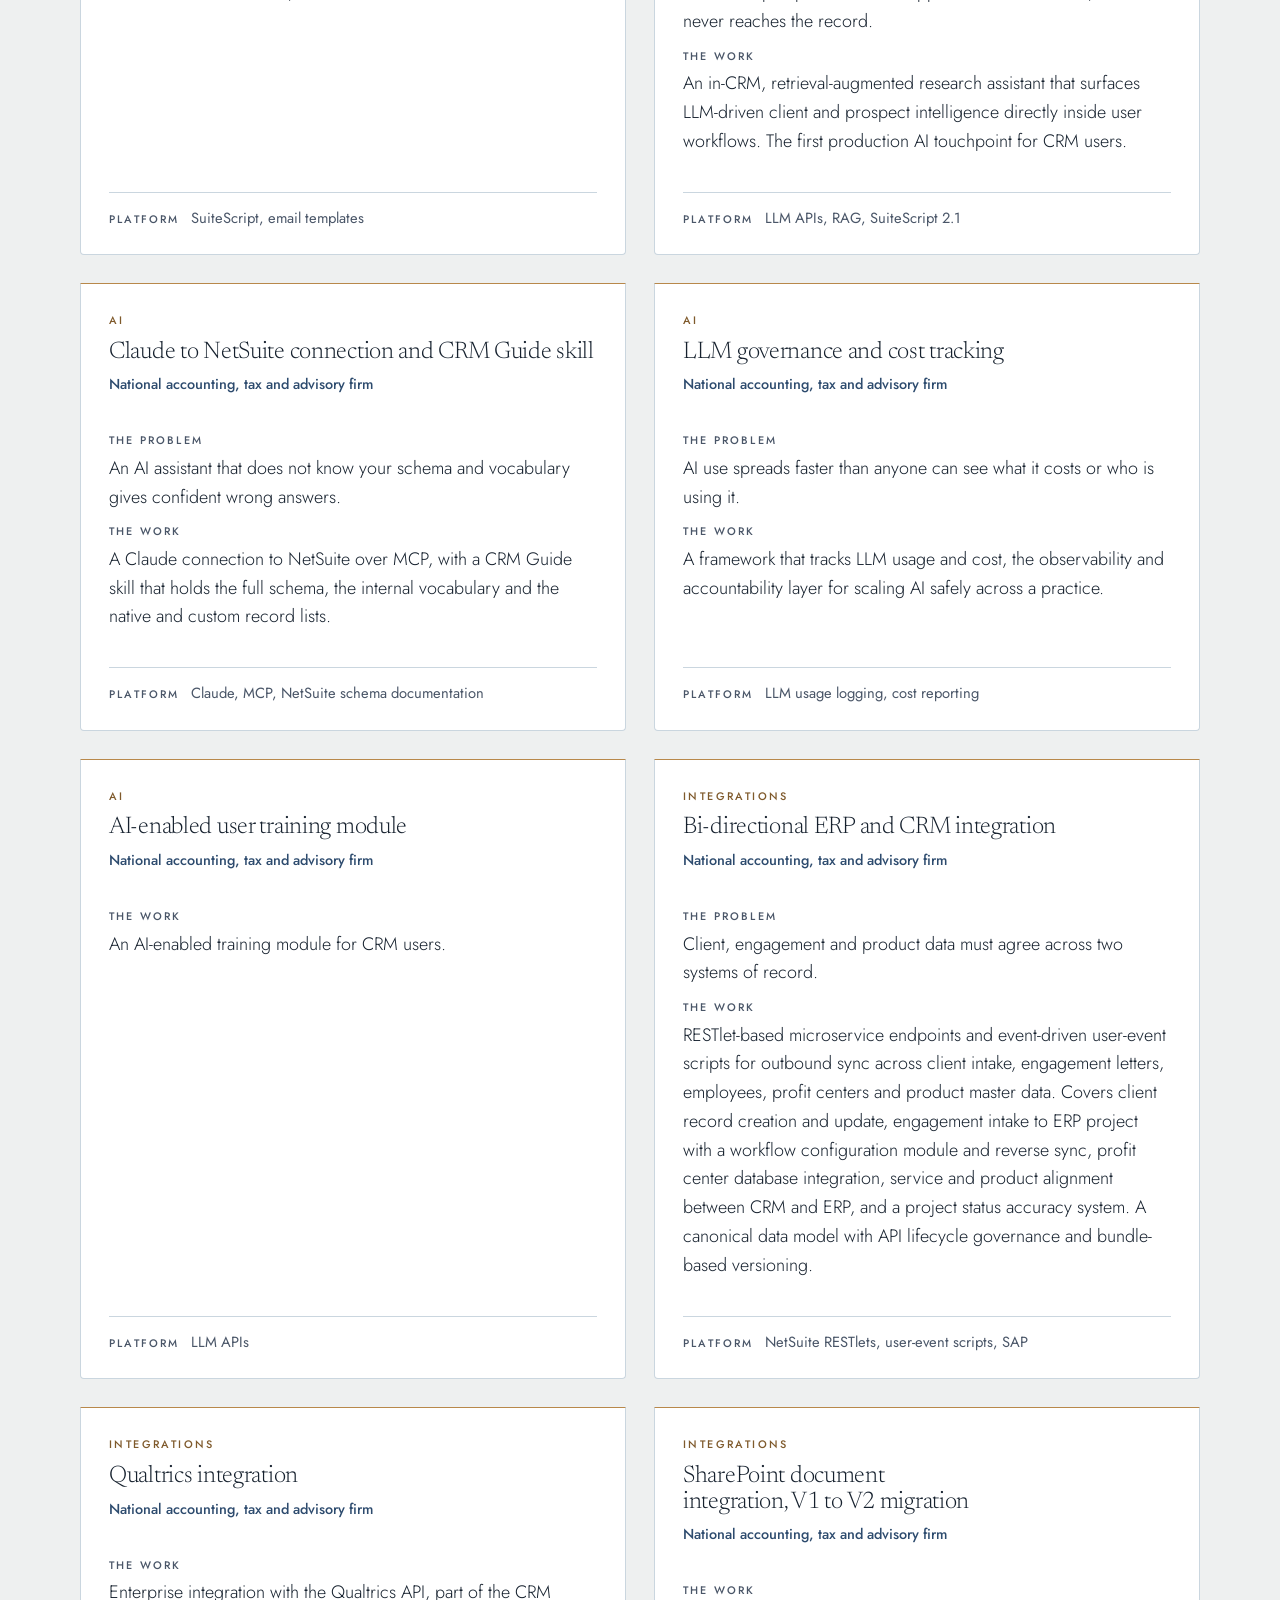
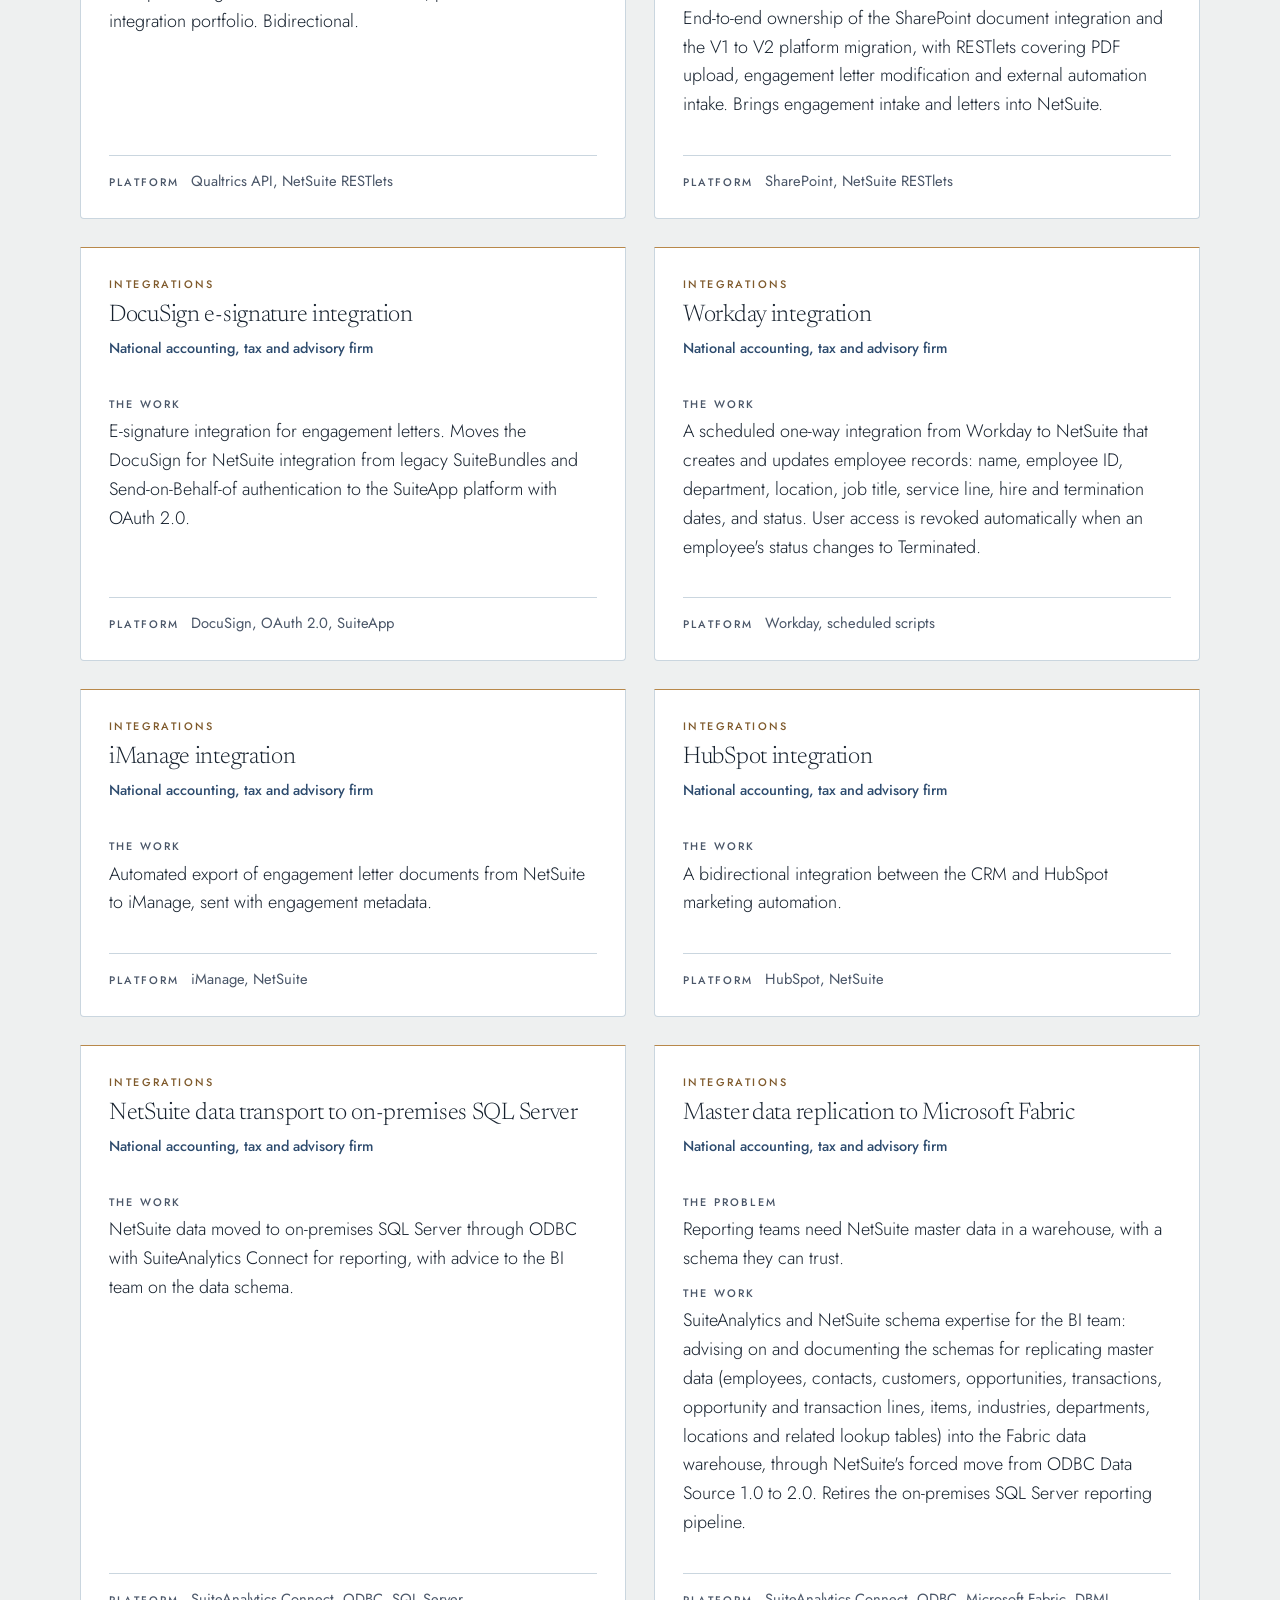
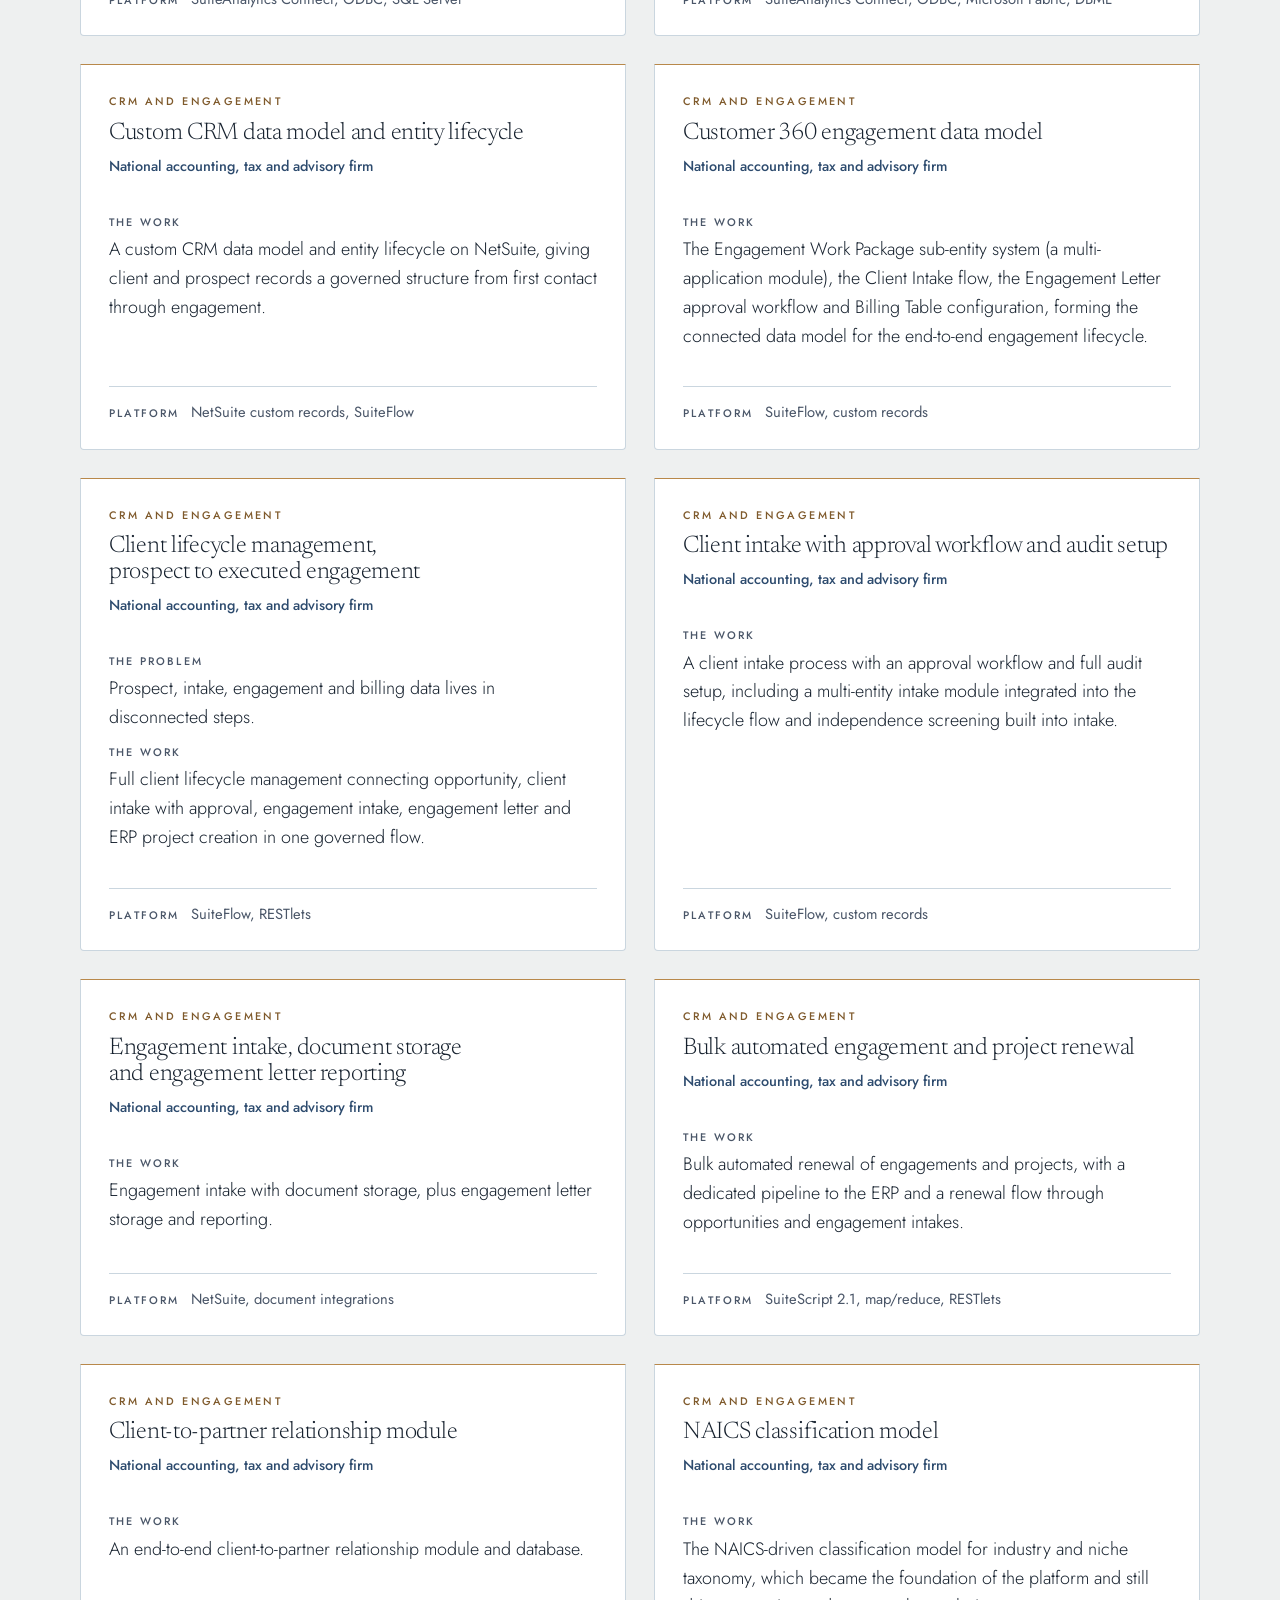
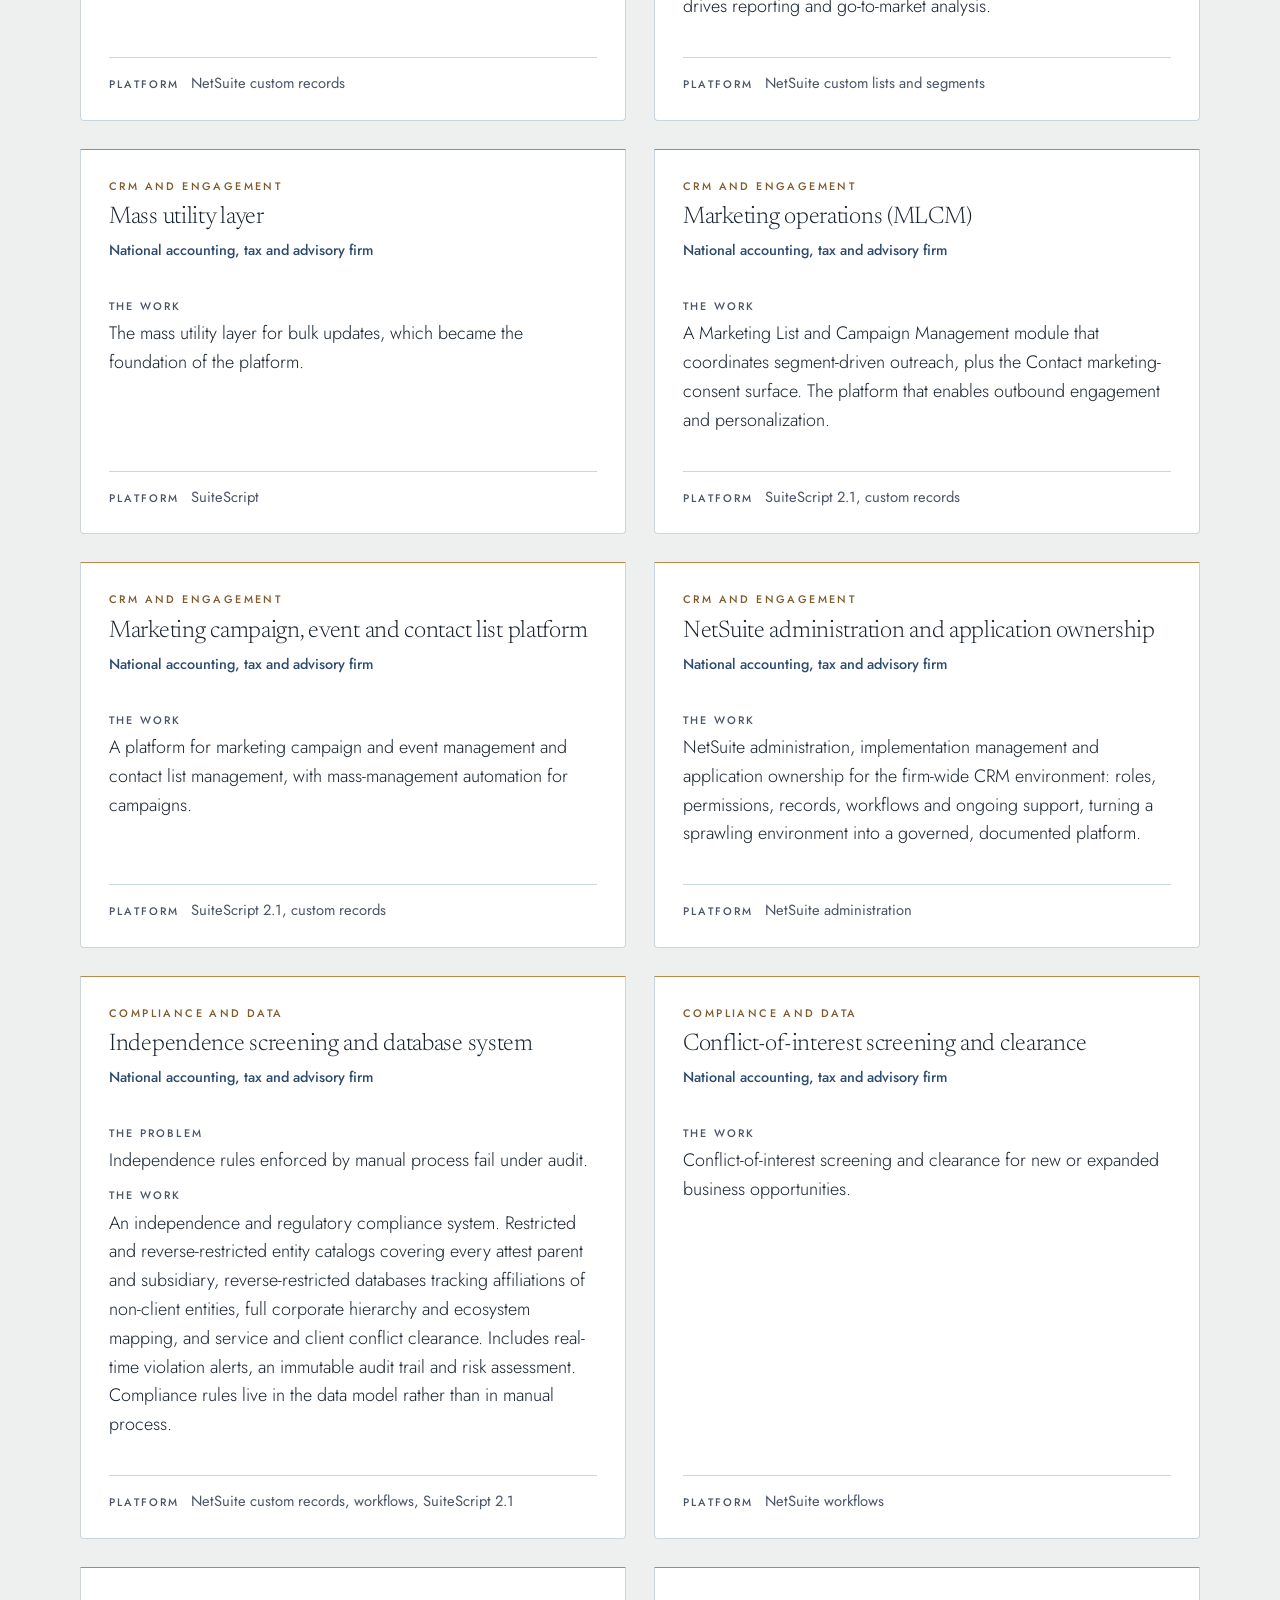
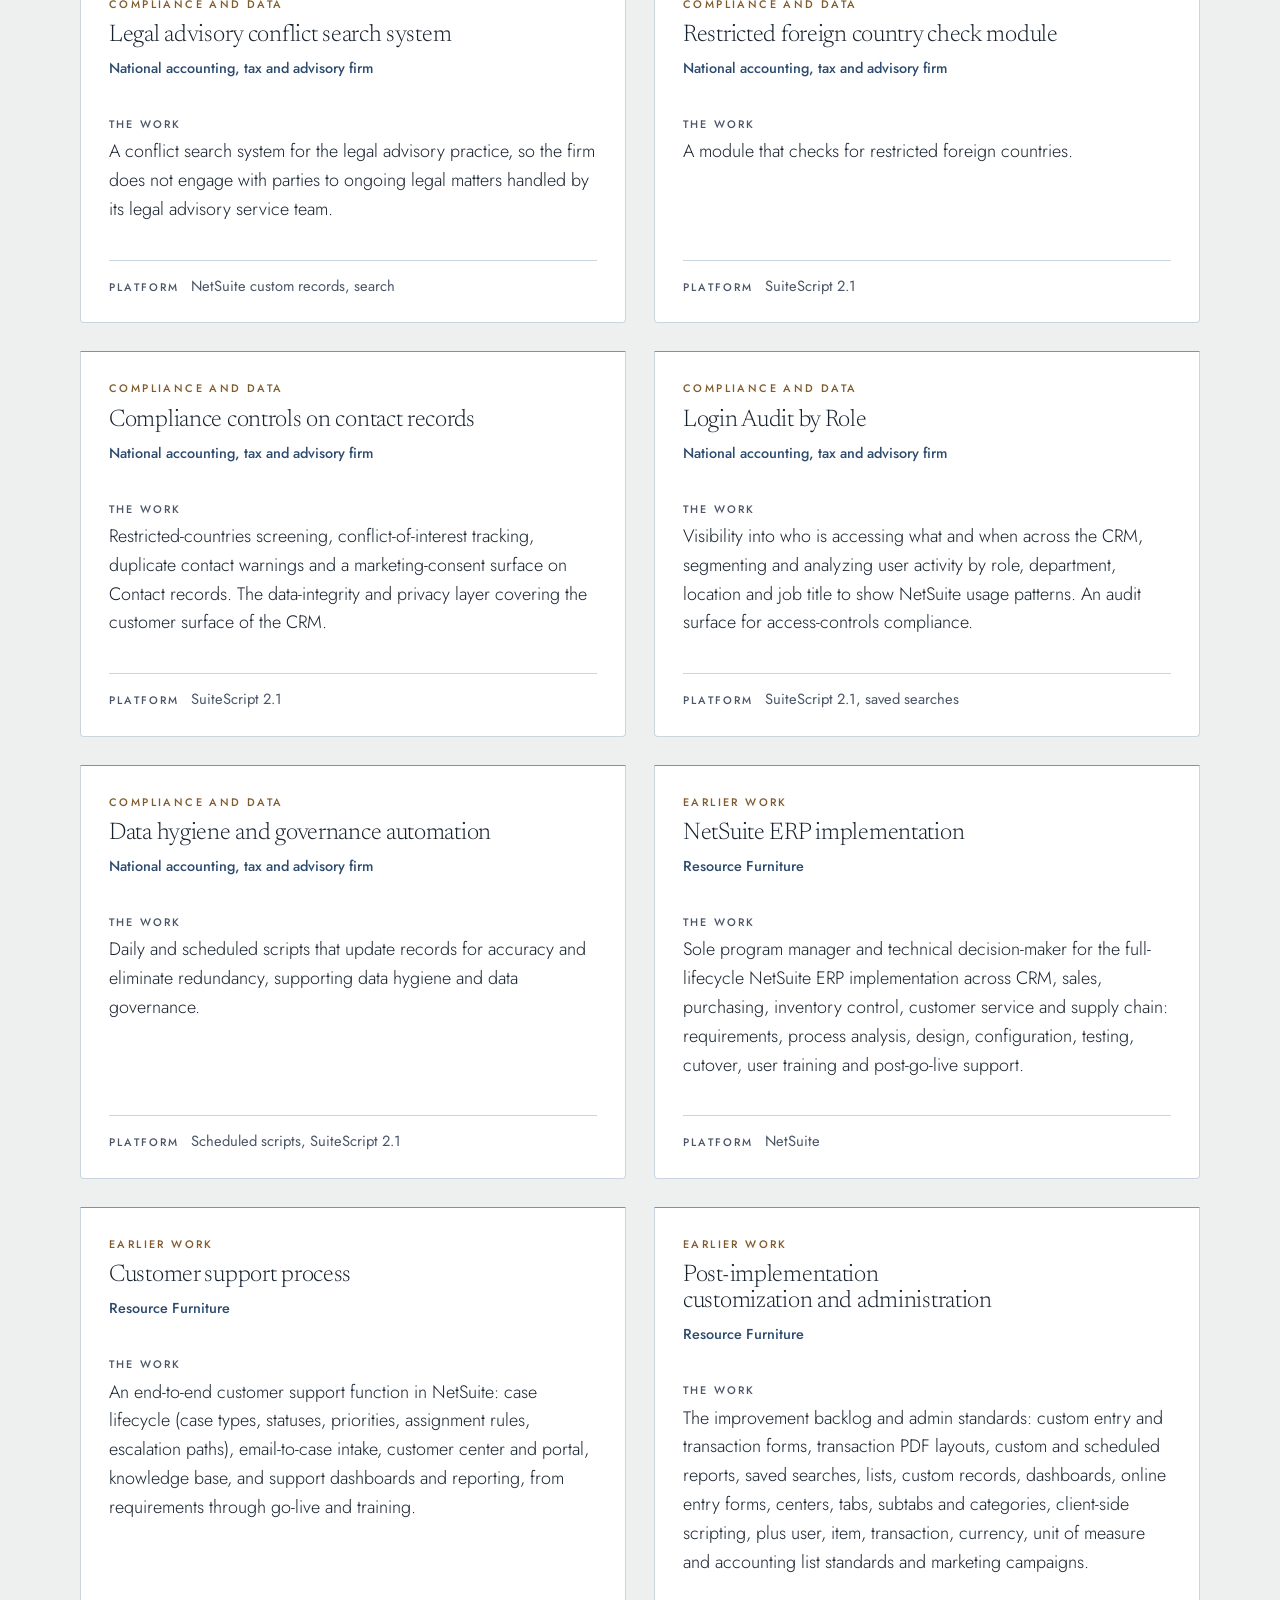
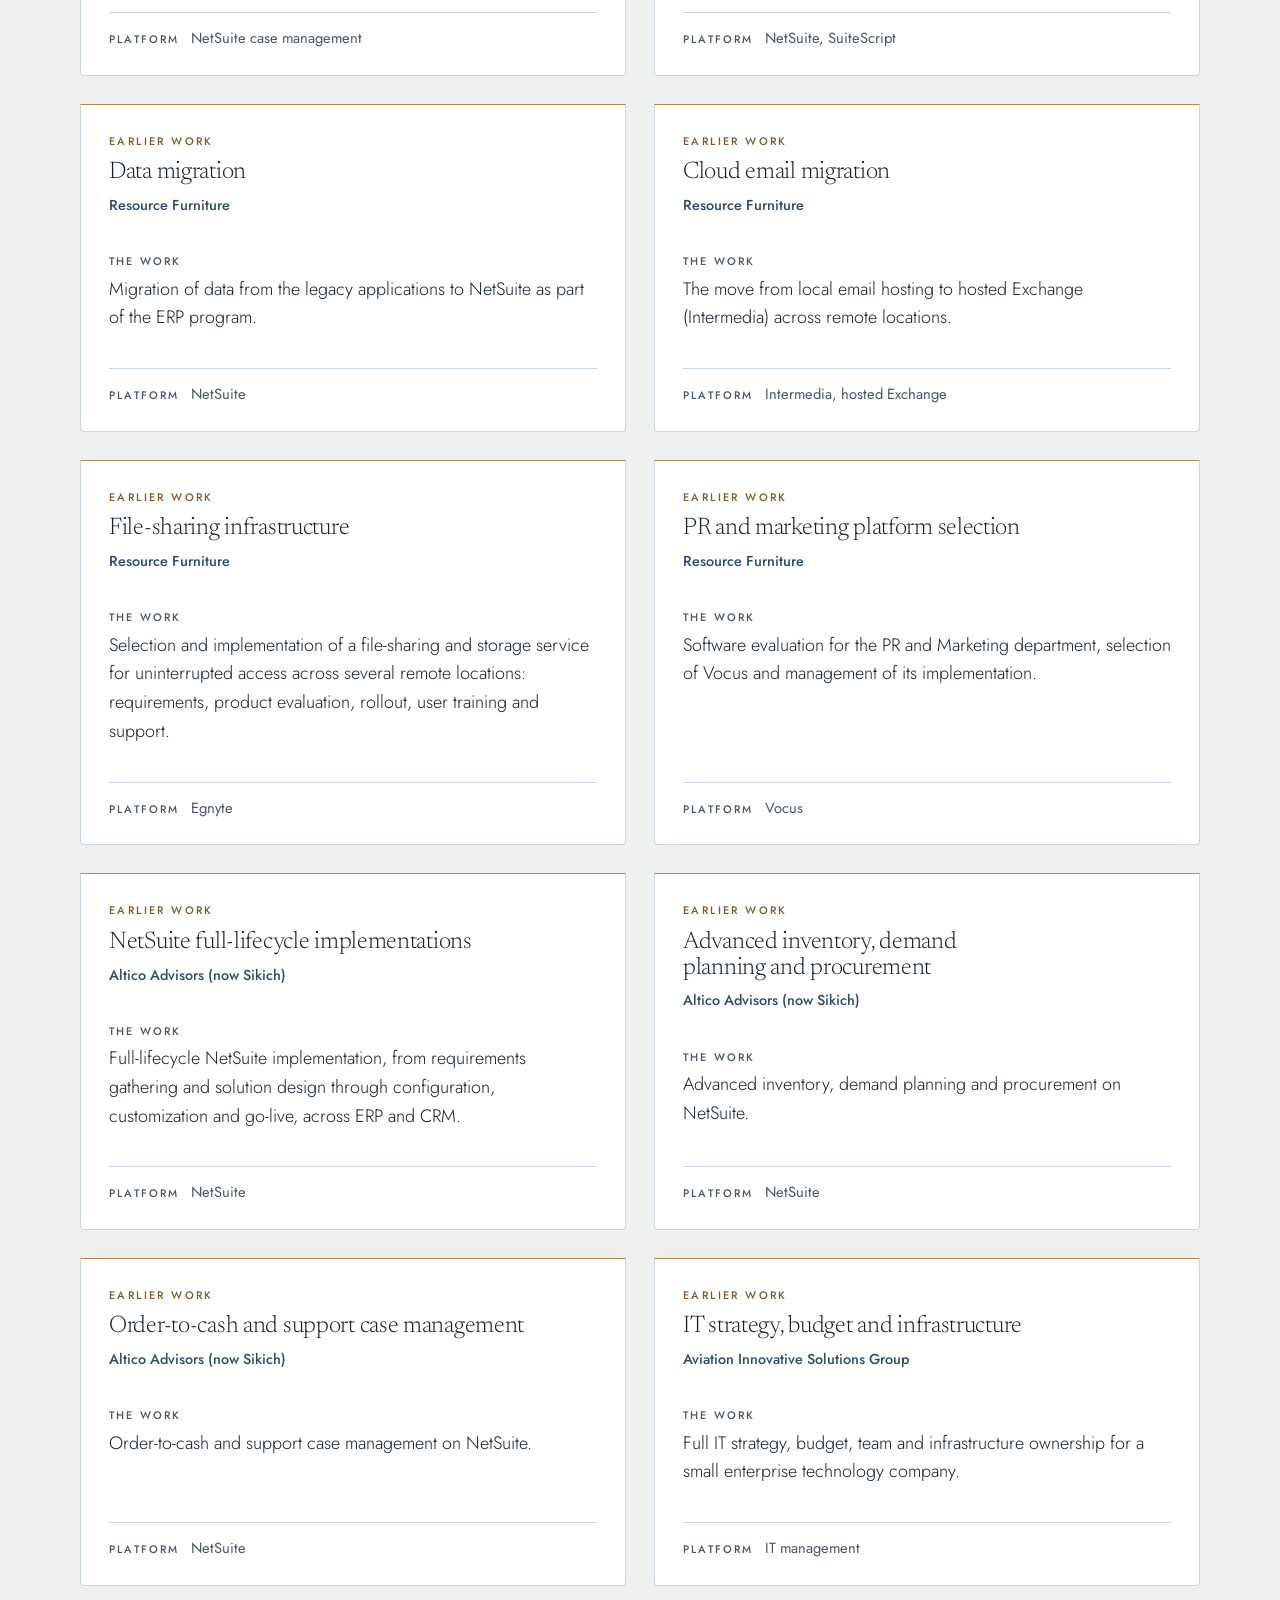
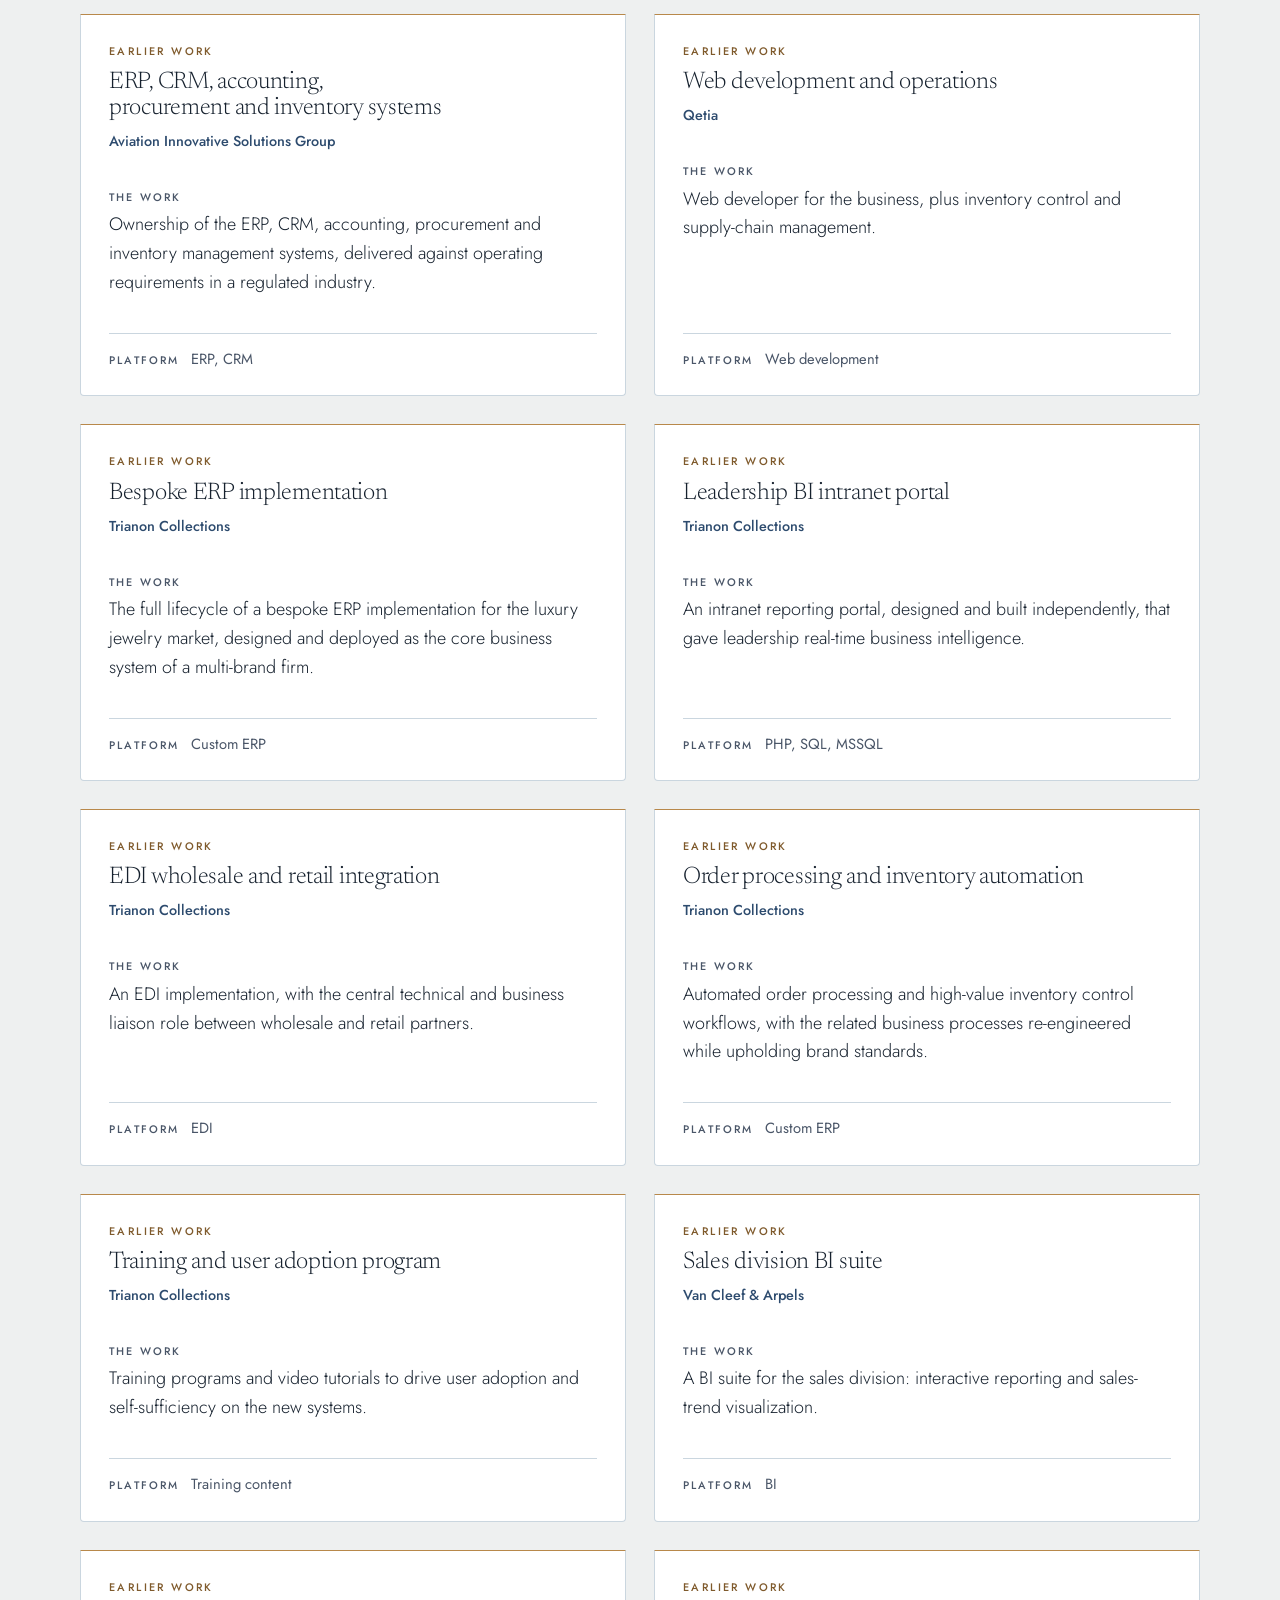
<file: portfolio.html>
<!doctype html>
<html lang="en">
<head>
<meta charset="utf-8">
<meta name="viewport" content="width=device-width, initial-scale=1, viewport-fit=cover">
<title>Portfolio · Samgori Solutions</title>
<link rel="icon" type="image/svg+xml" href="data:image/svg+xml,%3Csvg%20xmlns%3D%22http%3A//www.w3.org/2000/svg%22%20viewBox%3D%22-4%20-4%2072%2072%22%3E%3Crect%20x%3D%22-4%22%20y%3D%22-4%22%20width%3D%2272%22%20height%3D%2272%22%20rx%3D%2216%22%20fill%3D%22%2326405F%22/%3E%3Cdefs%3E%3CclipPath%20id%3D%22k4%22%3E%3Ccircle%20cx%3D%2232%22%20cy%3D%2232%22%20r%3D%2225%22/%3E%3C/clipPath%3E%3C/defs%3E%3Ccircle%20cx%3D%2232%22%20cy%3D%2232%22%20r%3D%2229.6%22%20fill%3D%22none%22%20stroke%3D%22%23D7A667%22%20stroke-width%3D%223.6%22/%3E%3Cg%20clip-path%3D%22url%28%23k4%29%22%3E%3Cpath%20d%3D%22M6%2062%20A26%2026%200%200%201%2058%2062%20Z%22%20fill%3D%22%23B4C8D6%22%20stroke%3D%22%2326405F%22%20stroke-width%3D%221.5%22%20stroke-linejoin%3D%22round%22/%3E%3C/g%3E%3Ccircle%20cx%3D%2242%22%20cy%3D%2219%22%20r%3D%224%22%20fill%3D%22%23D7A667%22/%3E%3C/svg%3E">
<link rel="stylesheet" href="https://fonts.googleapis.com/css2?family=Jost:wght@300;400;500&family=Newsreader:ital,opsz,wght@0,6..72,300;0,6..72,400;1,6..72,300;1,6..72,400&display=swap">
<link rel="stylesheet" href="styles.css">
</head>
<body>
<header class="site-header on-navy">
  <div class="wrap">
    <a class="brand" href="./" aria-label="Samgori Solutions home"><svg class="logo-h" viewBox="0 0 430 80" xmlns="http://www.w3.org/2000/svg" role="img" aria-label="Samgori Solutions"><g transform="translate(0 8)"><defs><clipPath id="k1"><circle cx="32" cy="32" r="27"/></clipPath></defs><circle cx="32" cy="32" r="30.4" fill="none" stroke="#D7A667" stroke-width="2"/><g clip-path="url(#k1)"><path d="M0 40 C14 40 22 30 34 28 C46 26 54 34 64 36 V70 H0Z" fill="#456887" stroke="#26405F" stroke-width="1.5" stroke-linejoin="round"/><path d="M0 44 C6 37 12 33 20 34 C32 36 38 47 50 47 C56 47 60 45 64 44 V70 H0Z" fill="#7F9DB8" stroke="#26405F" stroke-width="1.5" stroke-linejoin="round"/><path d="M0 53 C14 53 22 47 36 47 C48 47 54 53 64 51 V70 H0Z" fill="#B4C8D6" stroke="#26405F" stroke-width="1.5" stroke-linejoin="round"/><circle cx="44" cy="17" r="3.2" fill="#D7A667"/></g></g><text x="84" y="47" font-family="Jost,sans-serif" font-size="22" letter-spacing="6.5" fill="#F4F2ED"><tspan font-weight="500">SAMGORI</tspan><tspan font-weight="400" fill="#D7A667" dx="14">SOLUTIONS</tspan></text></svg></a>
    <nav class="nav" aria-label="Primary">
      <a class="nav-link" href="./#why-now">Why now</a>
      <a class="nav-link" href="./#why-samgori">Why Samgori</a>
      <a class="nav-link" href="services.html">Services</a>
      <a class="nav-link" href="portfolio.html" aria-current="page">Portfolio</a>
      <a class="nav-link" href="about.html">About</a>
    </nav>
    <a class="btn head-cta" href="about.html#contact"><span class="long">Contact Us</span><span class="short">Contact</span></a>
  </div>
</header>

<main id="top">
  <section class="page-hero on-navy" aria-labelledby="pf-hero">
    <div class="wrap">
      <p class="eyebrow">Portfolio</p>
      <h1 id="pf-hero">The full body of work behind Samgori Solutions.</h1>
      <p class="lede">Every project, grouped by area: readiness, governance, interfaces, AI, integrations, CRM, compliance and earlier work. The most recent firm is not named.</p>
    </div>
  </section>

  <section class="band" aria-labelledby="pf-title">
    <div class="wrap">
      <h2 id="pf-title" class="sr-only">Projects</h2>
      <div class="chips" role="group" aria-label="Filter projects by area"><button type="button" class="chip" data-f="all" aria-pressed="true">All</button><button type="button" class="chip" data-f="ready" aria-pressed="false">Readiness</button><button type="button" class="chip" data-f="gov" aria-pressed="false">Governance and delivery</button><button type="button" class="chip" data-f="ui" aria-pressed="false">Interfaces and analytics</button><button type="button" class="chip" data-f="ai" aria-pressed="false">AI</button><button type="button" class="chip" data-f="int" aria-pressed="false">Integrations</button><button type="button" class="chip" data-f="crm" aria-pressed="false">CRM and engagement</button><button type="button" class="chip" data-f="comp" aria-pressed="false">Compliance and data</button><button type="button" class="chip" data-f="early" aria-pressed="false">Earlier work</button></div>
      <p class="pf-count" id="pf-count" aria-live="polite"></p>
      <div class="proj-grid" id="pf-grid"><article class="proj" data-cat="ready">
  <p class="proj-tag">Readiness</p>
  <h3>Modernization roadmap, SuiteScript 1.0 to 2.1</h3>
  <p class="proj-org">National accounting, tax and advisory firm</p>
  <dl><dt>The problem</dt><dd>Legacy custom modules need a defensible order of operations, not a big-bang rewrite.</dd><dt>The work</dt><dd>A four-tier plan (Urgent, Planned, Watch, Retire) that sequences rebuilds of custom modules on SuiteScript 2.1 and gives leadership one operating plan for CRM engineering investment.</dd></dl>
  <p class="proj-stack"><span>Platform</span> SuiteScript 1.0 and 2.1, NetSuite SDF</p>
</article><article class="proj" data-cat="ready">
  <p class="proj-tag">Readiness</p>
  <h3>Script registry and documentation framework</h3>
  <p class="proj-org">National accounting, tax and advisory firm</p>
  <dl><dt>The problem</dt><dd>Custom scripts accumulate with no owner, purpose or usage record, which stalls every upgrade.</dd><dt>The work</dt><dd>The first firm-wide script registry and documentation framework, closing an ownership and continuity gap across every application built after 2014.</dd></dl>
  <p class="proj-stack"><span>Platform</span> NetSuite script records, usage logs</p>
</article><article class="proj" data-cat="ready">
  <p class="proj-tag">Readiness</p>
  <h3>Cross-project dependency mapping</h3>
  <p class="proj-org">National accounting, tax and advisory firm</p>
  <dl><dt>The problem</dt><dd>Parallel projects collide on the same records, and nobody sees it until a release breaks.</dd><dt>The work</dt><dd>A record-level dependency map across projects that identifies Sales Order, Estimate and Opportunity as high-contention zones and drives safe change management.</dd></dl>
  <p class="proj-stack"><span>Platform</span> NetSuite record analysis, SuiteQL</p>
</article><article class="proj" data-cat="gov">
  <p class="proj-tag">Governance and delivery</p>
  <h3>SDLC governance and application lifecycle management</h3>
  <p class="proj-org">National accounting, tax and advisory firm</p>
  <dl><dt>The problem</dt><dd>Many applications and a hybrid engineering team need one delivery lifecycle that stands up to audit.</dd><dt>The work</dt><dd>An overhauled, standardized end-to-end SDLC across a complex hybrid engineering organization. Governs the full application lifecycle for a large production application portfolio with zero-downtime deployments, and embeds automated testing, security compliance and code review guardrails in delivery. Strengthens compliance and delivery speed.</dd></dl>
  <p class="proj-stack"><span>Platform</span> Azure DevOps, Jira, Confluence</p>
</article><article class="proj" data-cat="gov">
  <p class="proj-tag">Governance and delivery</p>
  <h3>NetSuite SDF CLI development and QA flow</h3>
  <p class="proj-org">National accounting, tax and advisory firm</p>
  <dl><dt>The work</dt><dd>The full NetSuite SuiteCloud Development Framework CLI flow: project structure, deploy and validate across environments, and a quality assurance flow before release.</dd></dl>
  <p class="proj-stack"><span>Platform</span> NetSuite SDF, SuiteCloud CLI</p>
</article><article class="proj" data-cat="gov">
  <p class="proj-tag">Governance and delivery</p>
  <h3>Engineering standards documentation</h3>
  <p class="proj-org">National accounting, tax and advisory firm</p>
  <dl><dt>The work</dt><dd>Script development standards and procedures, and standards for synchronous and asynchronous integration data sync.</dd></dl>
  <p class="proj-stack"><span>Platform</span> Documentation standards</p>
</article><article class="proj" data-cat="gov">
  <p class="proj-tag">Governance and delivery</p>
  <h3>Hybrid vendor delivery</h3>
  <p class="proj-org">National accounting, tax and advisory firm</p>
  <dl><dt>The work</dt><dd>Coordinated hybrid team delivery with vendor squads and NetSuite consultants using outcome-based performance frameworks.</dd></dl>
  <p class="proj-stack"><span>Platform</span> Agile and predictive delivery</p>
</article><article class="proj" data-cat="gov">
  <p class="proj-tag">Governance and delivery</p>
  <h3>CRM environment and integration architecture</h3>
  <p class="proj-org">National accounting, tax and advisory firm</p>
  <dl><dt>The work</dt><dd>Oversight of NetSuite and CRM environment architecture and development, and design of the integration and application architecture across the engagement lifecycle, dashboards, marketing operations and integrations.</dd></dl>
  <p class="proj-stack"><span>Platform</span> NetSuite, enterprise integration</p>
</article><article class="proj" data-cat="ui">
  <p class="proj-tag">Interfaces and analytics</p>
  <h3>KPI Matrix and sales pipeline analytics</h3>
  <p class="proj-org">National accounting, tax and advisory firm</p>
  <dl><dt>The problem</dt><dd>Partners need one shared view of the pipeline.</dd><dt>The work</dt><dd>Real-time practice performance and pipeline dashboards, the shared view partners use to run the pipeline conversation across service lines and industries.</dd></dl>
  <p class="proj-stack"><span>Platform</span> NetSuite dashboards, saved searches, SuiteScript 2.1</p>
</article><article class="proj" data-cat="ui">
  <p class="proj-tag">Interfaces and analytics</p>
  <h3>Portlet framework</h3>
  <p class="proj-org">National accounting, tax and advisory firm</p>
  <dl><dt>The work</dt><dd>The original portlet framework, which became the foundation of the platform.</dd></dl>
  <p class="proj-stack"><span>Platform</span> SuiteScript, inline HTML portlets</p>
</article><article class="proj" data-cat="ui">
  <p class="proj-tag">Interfaces and analytics</p>
  <h3>Dashboards, portlets and catalogs</h3>
  <p class="proj-org">National accounting, tax and advisory firm</p>
  <dl><dt>The work</dt><dd>Dashboards with custom portlets and components for users&#x27; daily work, a custom record creation module, a custom view for release updates and news, and a report and saved search catalog.</dd></dl>
  <p class="proj-stack"><span>Platform</span> SuiteScript 2.1, portlets, saved searches</p>
</article><article class="proj" data-cat="ui">
  <p class="proj-tag">Interfaces and analytics</p>
  <h3>Dynamic report management dashboard</h3>
  <p class="proj-org">National accounting, tax and advisory firm</p>
  <dl><dt>The work</dt><dd>A custom dynamic report management dashboard.</dd></dl>
  <p class="proj-stack"><span>Platform</span> SuiteScript 2.1, Suitelets</p>
</article><article class="proj" data-cat="ui">
  <p class="proj-tag">Interfaces and analytics</p>
  <h3>Sales pipeline reporting and data quality</h3>
  <p class="proj-org">National accounting, tax and advisory firm</p>
  <dl><dt>The work</dt><dd>Sales pipeline management reporting and data quality, including a self-service pipeline reporting module.</dd></dl>
  <p class="proj-stack"><span>Platform</span> NetSuite reporting, SuiteScript 2.1</p>
</article><article class="proj" data-cat="ui">
  <p class="proj-tag">Interfaces and analytics</p>
  <h3>Partner pipeline update interface</h3>
  <p class="proj-org">National accounting, tax and advisory firm</p>
  <dl><dt>The problem</dt><dd>Busy senior users will not update a CRM that is hard to use.</dd><dt>The work</dt><dd>A custom interface that lets partners update the sales pipeline simply.</dd></dl>
  <p class="proj-stack"><span>Platform</span> SuiteScript 2.1, Suitelets</p>
</article><article class="proj" data-cat="ui">
  <p class="proj-tag">Interfaces and analytics</p>
  <h3>Partner-facing campaign contact interface</h3>
  <p class="proj-org">National accounting, tax and advisory firm</p>
  <dl><dt>The work</dt><dd>A simple, partner-facing interface for managing marketing campaign contacts.</dd></dl>
  <p class="proj-stack"><span>Platform</span> SuiteScript 2.1, Suitelets</p>
</article><article class="proj" data-cat="ui">
  <p class="proj-tag">Interfaces and analytics</p>
  <h3>Project Work Package configuration interface</h3>
  <p class="proj-org">National accounting, tax and advisory firm</p>
  <dl><dt>The work</dt><dd>An interface for configuring project work packages, tied to the engagement intake to ERP project flow.</dd></dl>
  <p class="proj-stack"><span>Platform</span> SuiteScript 2.1, custom records</p>
</article><article class="proj" data-cat="ui">
  <p class="proj-tag">Interfaces and analytics</p>
  <h3>Script error log monitoring dashboard</h3>
  <p class="proj-org">National accounting, tax and advisory firm</p>
  <dl><dt>The problem</dt><dd>Script failures surface only when a user complains.</dd><dt>The work</dt><dd>A custom dashboard for monitoring script error logs.</dd></dl>
  <p class="proj-stack"><span>Platform</span> SuiteScript, execution logs</p>
</article><article class="proj" data-cat="ui">
  <p class="proj-tag">Interfaces and analytics</p>
  <h3>Custom print forms and reports</h3>
  <p class="proj-org">National accounting, tax and advisory firm</p>
  <dl><dt>The work</dt><dd>Advanced custom print forms and reports for a range of records and transactions.</dd></dl>
  <p class="proj-stack"><span>Platform</span> Advanced PDF templates (Freemarker)</p>
</article><article class="proj" data-cat="ui">
  <p class="proj-tag">Interfaces and analytics</p>
  <h3>Custom emails, alerts and notifications</h3>
  <p class="proj-org">National accounting, tax and advisory firm</p>
  <dl><dt>The work</dt><dd>Custom formatted emails, alerts and notifications.</dd></dl>
  <p class="proj-stack"><span>Platform</span> SuiteScript, email templates</p>
</article><article class="proj" data-cat="ai">
  <p class="proj-tag">AI</p>
  <h3>In-CRM AI research assistant</h3>
  <p class="proj-org">National accounting, tax and advisory firm</p>
  <dl><dt>The problem</dt><dd>Client and prospect research happens outside the CRM, so it never reaches the record.</dd><dt>The work</dt><dd>An in-CRM, retrieval-augmented research assistant that surfaces LLM-driven client and prospect intelligence directly inside user workflows. The first production AI touchpoint for CRM users.</dd></dl>
  <p class="proj-stack"><span>Platform</span> LLM APIs, RAG, SuiteScript 2.1</p>
</article><article class="proj" data-cat="ai">
  <p class="proj-tag">AI</p>
  <h3>Claude to NetSuite connection and CRM Guide skill</h3>
  <p class="proj-org">National accounting, tax and advisory firm</p>
  <dl><dt>The problem</dt><dd>An AI assistant that does not know your schema and vocabulary gives confident wrong answers.</dd><dt>The work</dt><dd>A Claude connection to NetSuite over MCP, with a CRM Guide skill that holds the full schema, the internal vocabulary and the native and custom record lists.</dd></dl>
  <p class="proj-stack"><span>Platform</span> Claude, MCP, NetSuite schema documentation</p>
</article><article class="proj" data-cat="ai">
  <p class="proj-tag">AI</p>
  <h3>LLM governance and cost tracking</h3>
  <p class="proj-org">National accounting, tax and advisory firm</p>
  <dl><dt>The problem</dt><dd>AI use spreads faster than anyone can see what it costs or who is using it.</dd><dt>The work</dt><dd>A framework that tracks LLM usage and cost, the observability and accountability layer for scaling AI safely across a practice.</dd></dl>
  <p class="proj-stack"><span>Platform</span> LLM usage logging, cost reporting</p>
</article><article class="proj" data-cat="ai">
  <p class="proj-tag">AI</p>
  <h3>AI-enabled user training module</h3>
  <p class="proj-org">National accounting, tax and advisory firm</p>
  <dl><dt>The work</dt><dd>An AI-enabled training module for CRM users.</dd></dl>
  <p class="proj-stack"><span>Platform</span> LLM APIs</p>
</article><article class="proj" data-cat="int">
  <p class="proj-tag">Integrations</p>
  <h3>Bi-directional ERP and CRM integration</h3>
  <p class="proj-org">National accounting, tax and advisory firm</p>
  <dl><dt>The problem</dt><dd>Client, engagement and product data must agree across two systems of record.</dd><dt>The work</dt><dd>RESTlet-based microservice endpoints and event-driven user-event scripts for outbound sync across client intake, engagement letters, employees, profit centers and product master data. Covers client record creation and update, engagement intake to ERP project with a workflow configuration module and reverse sync, profit center database integration, service and product alignment between CRM and ERP, and a project status accuracy system. A canonical data model with API lifecycle governance and bundle-based versioning.</dd></dl>
  <p class="proj-stack"><span>Platform</span> NetSuite RESTlets, user-event scripts, SAP</p>
</article><article class="proj" data-cat="int">
  <p class="proj-tag">Integrations</p>
  <h3>Qualtrics integration</h3>
  <p class="proj-org">National accounting, tax and advisory firm</p>
  <dl><dt>The work</dt><dd>Enterprise integration with the Qualtrics API, part of the CRM integration portfolio. Bidirectional.</dd></dl>
  <p class="proj-stack"><span>Platform</span> Qualtrics API, NetSuite RESTlets</p>
</article><article class="proj" data-cat="int">
  <p class="proj-tag">Integrations</p>
  <h3>SharePoint document integration, V1 to V2 migration</h3>
  <p class="proj-org">National accounting, tax and advisory firm</p>
  <dl><dt>The work</dt><dd>End-to-end ownership of the SharePoint document integration and the V1 to V2 platform migration, with RESTlets covering PDF upload, engagement letter modification and external automation intake. Brings engagement intake and letters into NetSuite.</dd></dl>
  <p class="proj-stack"><span>Platform</span> SharePoint, NetSuite RESTlets</p>
</article><article class="proj" data-cat="int">
  <p class="proj-tag">Integrations</p>
  <h3>DocuSign e-signature integration</h3>
  <p class="proj-org">National accounting, tax and advisory firm</p>
  <dl><dt>The work</dt><dd>E-signature integration for engagement letters. Moves the DocuSign for NetSuite integration from legacy SuiteBundles and Send-on-Behalf-of authentication to the SuiteApp platform with OAuth 2.0.</dd></dl>
  <p class="proj-stack"><span>Platform</span> DocuSign, OAuth 2.0, SuiteApp</p>
</article><article class="proj" data-cat="int">
  <p class="proj-tag">Integrations</p>
  <h3>Workday integration</h3>
  <p class="proj-org">National accounting, tax and advisory firm</p>
  <dl><dt>The work</dt><dd>A scheduled one-way integration from Workday to NetSuite that creates and updates employee records: name, employee ID, department, location, job title, service line, hire and termination dates, and status. User access is revoked automatically when an employee&#x27;s status changes to Terminated.</dd></dl>
  <p class="proj-stack"><span>Platform</span> Workday, scheduled scripts</p>
</article><article class="proj" data-cat="int">
  <p class="proj-tag">Integrations</p>
  <h3>iManage integration</h3>
  <p class="proj-org">National accounting, tax and advisory firm</p>
  <dl><dt>The work</dt><dd>Automated export of engagement letter documents from NetSuite to iManage, sent with engagement metadata.</dd></dl>
  <p class="proj-stack"><span>Platform</span> iManage, NetSuite</p>
</article><article class="proj" data-cat="int">
  <p class="proj-tag">Integrations</p>
  <h3>HubSpot integration</h3>
  <p class="proj-org">National accounting, tax and advisory firm</p>
  <dl><dt>The work</dt><dd>A bidirectional integration between the CRM and HubSpot marketing automation.</dd></dl>
  <p class="proj-stack"><span>Platform</span> HubSpot, NetSuite</p>
</article><article class="proj" data-cat="int">
  <p class="proj-tag">Integrations</p>
  <h3>NetSuite data transport to on-premises SQL Server</h3>
  <p class="proj-org">National accounting, tax and advisory firm</p>
  <dl><dt>The work</dt><dd>NetSuite data moved to on-premises SQL Server through ODBC with SuiteAnalytics Connect for reporting, with advice to the BI team on the data schema.</dd></dl>
  <p class="proj-stack"><span>Platform</span> SuiteAnalytics Connect, ODBC, SQL Server</p>
</article><article class="proj" data-cat="int">
  <p class="proj-tag">Integrations</p>
  <h3>Master data replication to Microsoft Fabric</h3>
  <p class="proj-org">National accounting, tax and advisory firm</p>
  <dl><dt>The problem</dt><dd>Reporting teams need NetSuite master data in a warehouse, with a schema they can trust.</dd><dt>The work</dt><dd>SuiteAnalytics and NetSuite schema expertise for the BI team: advising on and documenting the schemas for replicating master data (employees, contacts, customers, opportunities, transactions, opportunity and transaction lines, items, industries, departments, locations and related lookup tables) into the Fabric data warehouse, through NetSuite&#x27;s forced move from ODBC Data Source 1.0 to 2.0. Retires the on-premises SQL Server reporting pipeline.</dd></dl>
  <p class="proj-stack"><span>Platform</span> SuiteAnalytics Connect, ODBC, Microsoft Fabric, DBML</p>
</article><article class="proj" data-cat="crm">
  <p class="proj-tag">CRM and engagement</p>
  <h3>Custom CRM data model and entity lifecycle</h3>
  <p class="proj-org">National accounting, tax and advisory firm</p>
  <dl><dt>The work</dt><dd>A custom CRM data model and entity lifecycle on NetSuite, giving client and prospect records a governed structure from first contact through engagement.</dd></dl>
  <p class="proj-stack"><span>Platform</span> NetSuite custom records, SuiteFlow</p>
</article><article class="proj" data-cat="crm">
  <p class="proj-tag">CRM and engagement</p>
  <h3>Customer 360 engagement data model</h3>
  <p class="proj-org">National accounting, tax and advisory firm</p>
  <dl><dt>The work</dt><dd>The Engagement Work Package sub-entity system (a multi-application module), the Client Intake flow, the Engagement Letter approval workflow and Billing Table configuration, forming the connected data model for the end-to-end engagement lifecycle.</dd></dl>
  <p class="proj-stack"><span>Platform</span> SuiteFlow, custom records</p>
</article><article class="proj" data-cat="crm">
  <p class="proj-tag">CRM and engagement</p>
  <h3>Client lifecycle management, prospect to executed engagement</h3>
  <p class="proj-org">National accounting, tax and advisory firm</p>
  <dl><dt>The problem</dt><dd>Prospect, intake, engagement and billing data lives in disconnected steps.</dd><dt>The work</dt><dd>Full client lifecycle management connecting opportunity, client intake with approval, engagement intake, engagement letter and ERP project creation in one governed flow.</dd></dl>
  <p class="proj-stack"><span>Platform</span> SuiteFlow, RESTlets</p>
</article><article class="proj" data-cat="crm">
  <p class="proj-tag">CRM and engagement</p>
  <h3>Client intake with approval workflow and audit setup</h3>
  <p class="proj-org">National accounting, tax and advisory firm</p>
  <dl><dt>The work</dt><dd>A client intake process with an approval workflow and full audit setup, including a multi-entity intake module integrated into the lifecycle flow and independence screening built into intake.</dd></dl>
  <p class="proj-stack"><span>Platform</span> SuiteFlow, custom records</p>
</article><article class="proj" data-cat="crm">
  <p class="proj-tag">CRM and engagement</p>
  <h3>Engagement intake, document storage and engagement letter reporting</h3>
  <p class="proj-org">National accounting, tax and advisory firm</p>
  <dl><dt>The work</dt><dd>Engagement intake with document storage, plus engagement letter storage and reporting.</dd></dl>
  <p class="proj-stack"><span>Platform</span> NetSuite, document integrations</p>
</article><article class="proj" data-cat="crm">
  <p class="proj-tag">CRM and engagement</p>
  <h3>Bulk automated engagement and project renewal</h3>
  <p class="proj-org">National accounting, tax and advisory firm</p>
  <dl><dt>The work</dt><dd>Bulk automated renewal of engagements and projects, with a dedicated pipeline to the ERP and a renewal flow through opportunities and engagement intakes.</dd></dl>
  <p class="proj-stack"><span>Platform</span> SuiteScript 2.1, map/reduce, RESTlets</p>
</article><article class="proj" data-cat="crm">
  <p class="proj-tag">CRM and engagement</p>
  <h3>Client-to-partner relationship module</h3>
  <p class="proj-org">National accounting, tax and advisory firm</p>
  <dl><dt>The work</dt><dd>An end-to-end client-to-partner relationship module and database.</dd></dl>
  <p class="proj-stack"><span>Platform</span> NetSuite custom records</p>
</article><article class="proj" data-cat="crm">
  <p class="proj-tag">CRM and engagement</p>
  <h3>NAICS classification model</h3>
  <p class="proj-org">National accounting, tax and advisory firm</p>
  <dl><dt>The work</dt><dd>The NAICS-driven classification model for industry and niche taxonomy, which became the foundation of the platform and still drives reporting and go-to-market analysis.</dd></dl>
  <p class="proj-stack"><span>Platform</span> NetSuite custom lists and segments</p>
</article><article class="proj" data-cat="crm">
  <p class="proj-tag">CRM and engagement</p>
  <h3>Mass utility layer</h3>
  <p class="proj-org">National accounting, tax and advisory firm</p>
  <dl><dt>The work</dt><dd>The mass utility layer for bulk updates, which became the foundation of the platform.</dd></dl>
  <p class="proj-stack"><span>Platform</span> SuiteScript</p>
</article><article class="proj" data-cat="crm">
  <p class="proj-tag">CRM and engagement</p>
  <h3>Marketing operations (MLCM)</h3>
  <p class="proj-org">National accounting, tax and advisory firm</p>
  <dl><dt>The work</dt><dd>A Marketing List and Campaign Management module that coordinates segment-driven outreach, plus the Contact marketing-consent surface. The platform that enables outbound engagement and personalization.</dd></dl>
  <p class="proj-stack"><span>Platform</span> SuiteScript 2.1, custom records</p>
</article><article class="proj" data-cat="crm">
  <p class="proj-tag">CRM and engagement</p>
  <h3>Marketing campaign, event and contact list platform</h3>
  <p class="proj-org">National accounting, tax and advisory firm</p>
  <dl><dt>The work</dt><dd>A platform for marketing campaign and event management and contact list management, with mass-management automation for campaigns.</dd></dl>
  <p class="proj-stack"><span>Platform</span> SuiteScript 2.1, custom records</p>
</article><article class="proj" data-cat="crm">
  <p class="proj-tag">CRM and engagement</p>
  <h3>NetSuite administration and application ownership</h3>
  <p class="proj-org">National accounting, tax and advisory firm</p>
  <dl><dt>The work</dt><dd>NetSuite administration, implementation management and application ownership for the firm-wide CRM environment: roles, permissions, records, workflows and ongoing support, turning a sprawling environment into a governed, documented platform.</dd></dl>
  <p class="proj-stack"><span>Platform</span> NetSuite administration</p>
</article><article class="proj" data-cat="comp">
  <p class="proj-tag">Compliance and data</p>
  <h3>Independence screening and database system</h3>
  <p class="proj-org">National accounting, tax and advisory firm</p>
  <dl><dt>The problem</dt><dd>Independence rules enforced by manual process fail under audit.</dd><dt>The work</dt><dd>An independence and regulatory compliance system. Restricted and reverse-restricted entity catalogs covering every attest parent and subsidiary, reverse-restricted databases tracking affiliations of non-client entities, full corporate hierarchy and ecosystem mapping, and service and client conflict clearance. Includes real-time violation alerts, an immutable audit trail and risk assessment. Compliance rules live in the data model rather than in manual process.</dd></dl>
  <p class="proj-stack"><span>Platform</span> NetSuite custom records, workflows, SuiteScript 2.1</p>
</article><article class="proj" data-cat="comp">
  <p class="proj-tag">Compliance and data</p>
  <h3>Conflict-of-interest screening and clearance</h3>
  <p class="proj-org">National accounting, tax and advisory firm</p>
  <dl><dt>The work</dt><dd>Conflict-of-interest screening and clearance for new or expanded business opportunities.</dd></dl>
  <p class="proj-stack"><span>Platform</span> NetSuite workflows</p>
</article><article class="proj" data-cat="comp">
  <p class="proj-tag">Compliance and data</p>
  <h3>Legal advisory conflict search system</h3>
  <p class="proj-org">National accounting, tax and advisory firm</p>
  <dl><dt>The work</dt><dd>A conflict search system for the legal advisory practice, so the firm does not engage with parties to ongoing legal matters handled by its legal advisory service team.</dd></dl>
  <p class="proj-stack"><span>Platform</span> NetSuite custom records, search</p>
</article><article class="proj" data-cat="comp">
  <p class="proj-tag">Compliance and data</p>
  <h3>Restricted foreign country check module</h3>
  <p class="proj-org">National accounting, tax and advisory firm</p>
  <dl><dt>The work</dt><dd>A module that checks for restricted foreign countries.</dd></dl>
  <p class="proj-stack"><span>Platform</span> SuiteScript 2.1</p>
</article><article class="proj" data-cat="comp">
  <p class="proj-tag">Compliance and data</p>
  <h3>Compliance controls on contact records</h3>
  <p class="proj-org">National accounting, tax and advisory firm</p>
  <dl><dt>The work</dt><dd>Restricted-countries screening, conflict-of-interest tracking, duplicate contact warnings and a marketing-consent surface on Contact records. The data-integrity and privacy layer covering the customer surface of the CRM.</dd></dl>
  <p class="proj-stack"><span>Platform</span> SuiteScript 2.1</p>
</article><article class="proj" data-cat="comp">
  <p class="proj-tag">Compliance and data</p>
  <h3>Login Audit by Role</h3>
  <p class="proj-org">National accounting, tax and advisory firm</p>
  <dl><dt>The work</dt><dd>Visibility into who is accessing what and when across the CRM, segmenting and analyzing user activity by role, department, location and job title to show NetSuite usage patterns. An audit surface for access-controls compliance.</dd></dl>
  <p class="proj-stack"><span>Platform</span> SuiteScript 2.1, saved searches</p>
</article><article class="proj" data-cat="comp">
  <p class="proj-tag">Compliance and data</p>
  <h3>Data hygiene and governance automation</h3>
  <p class="proj-org">National accounting, tax and advisory firm</p>
  <dl><dt>The work</dt><dd>Daily and scheduled scripts that update records for accuracy and eliminate redundancy, supporting data hygiene and data governance.</dd></dl>
  <p class="proj-stack"><span>Platform</span> Scheduled scripts, SuiteScript 2.1</p>
</article><article class="proj" data-cat="early">
  <p class="proj-tag">Earlier work</p>
  <h3>NetSuite ERP implementation</h3>
  <p class="proj-org">Resource Furniture</p>
  <dl><dt>The work</dt><dd>Sole program manager and technical decision-maker for the full-lifecycle NetSuite ERP implementation across CRM, sales, purchasing, inventory control, customer service and supply chain: requirements, process analysis, design, configuration, testing, cutover, user training and post-go-live support.</dd></dl>
  <p class="proj-stack"><span>Platform</span> NetSuite</p>
</article><article class="proj" data-cat="early">
  <p class="proj-tag">Earlier work</p>
  <h3>Customer support process</h3>
  <p class="proj-org">Resource Furniture</p>
  <dl><dt>The work</dt><dd>An end-to-end customer support function in NetSuite: case lifecycle (case types, statuses, priorities, assignment rules, escalation paths), email-to-case intake, customer center and portal, knowledge base, and support dashboards and reporting, from requirements through go-live and training.</dd></dl>
  <p class="proj-stack"><span>Platform</span> NetSuite case management</p>
</article><article class="proj" data-cat="early">
  <p class="proj-tag">Earlier work</p>
  <h3>Post-implementation customization and administration</h3>
  <p class="proj-org">Resource Furniture</p>
  <dl><dt>The work</dt><dd>The improvement backlog and admin standards: custom entry and transaction forms, transaction PDF layouts, custom and scheduled reports, saved searches, lists, custom records, dashboards, online entry forms, centers, tabs, subtabs and categories, client-side scripting, plus user, item, transaction, currency, unit of measure and accounting list standards and marketing campaigns.</dd></dl>
  <p class="proj-stack"><span>Platform</span> NetSuite, SuiteScript</p>
</article><article class="proj" data-cat="early">
  <p class="proj-tag">Earlier work</p>
  <h3>Data migration</h3>
  <p class="proj-org">Resource Furniture</p>
  <dl><dt>The work</dt><dd>Migration of data from the legacy applications to NetSuite as part of the ERP program.</dd></dl>
  <p class="proj-stack"><span>Platform</span> NetSuite</p>
</article><article class="proj" data-cat="early">
  <p class="proj-tag">Earlier work</p>
  <h3>Cloud email migration</h3>
  <p class="proj-org">Resource Furniture</p>
  <dl><dt>The work</dt><dd>The move from local email hosting to hosted Exchange (Intermedia) across remote locations.</dd></dl>
  <p class="proj-stack"><span>Platform</span> Intermedia, hosted Exchange</p>
</article><article class="proj" data-cat="early">
  <p class="proj-tag">Earlier work</p>
  <h3>File-sharing infrastructure</h3>
  <p class="proj-org">Resource Furniture</p>
  <dl><dt>The work</dt><dd>Selection and implementation of a file-sharing and storage service for uninterrupted access across several remote locations: requirements, product evaluation, rollout, user training and support.</dd></dl>
  <p class="proj-stack"><span>Platform</span> Egnyte</p>
</article><article class="proj" data-cat="early">
  <p class="proj-tag">Earlier work</p>
  <h3>PR and marketing platform selection</h3>
  <p class="proj-org">Resource Furniture</p>
  <dl><dt>The work</dt><dd>Software evaluation for the PR and Marketing department, selection of Vocus and management of its implementation.</dd></dl>
  <p class="proj-stack"><span>Platform</span> Vocus</p>
</article><article class="proj" data-cat="early">
  <p class="proj-tag">Earlier work</p>
  <h3>NetSuite full-lifecycle implementations</h3>
  <p class="proj-org">Altico Advisors (now Sikich)</p>
  <dl><dt>The work</dt><dd>Full-lifecycle NetSuite implementation, from requirements gathering and solution design through configuration, customization and go-live, across ERP and CRM.</dd></dl>
  <p class="proj-stack"><span>Platform</span> NetSuite</p>
</article><article class="proj" data-cat="early">
  <p class="proj-tag">Earlier work</p>
  <h3>Advanced inventory, demand planning and procurement</h3>
  <p class="proj-org">Altico Advisors (now Sikich)</p>
  <dl><dt>The work</dt><dd>Advanced inventory, demand planning and procurement on NetSuite.</dd></dl>
  <p class="proj-stack"><span>Platform</span> NetSuite</p>
</article><article class="proj" data-cat="early">
  <p class="proj-tag">Earlier work</p>
  <h3>Order-to-cash and support case management</h3>
  <p class="proj-org">Altico Advisors (now Sikich)</p>
  <dl><dt>The work</dt><dd>Order-to-cash and support case management on NetSuite.</dd></dl>
  <p class="proj-stack"><span>Platform</span> NetSuite</p>
</article><article class="proj" data-cat="early">
  <p class="proj-tag">Earlier work</p>
  <h3>IT strategy, budget and infrastructure</h3>
  <p class="proj-org">Aviation Innovative Solutions Group</p>
  <dl><dt>The work</dt><dd>Full IT strategy, budget, team and infrastructure ownership for a small enterprise technology company.</dd></dl>
  <p class="proj-stack"><span>Platform</span> IT management</p>
</article><article class="proj" data-cat="early">
  <p class="proj-tag">Earlier work</p>
  <h3>ERP, CRM, accounting, procurement and inventory systems</h3>
  <p class="proj-org">Aviation Innovative Solutions Group</p>
  <dl><dt>The work</dt><dd>Ownership of the ERP, CRM, accounting, procurement and inventory management systems, delivered against operating requirements in a regulated industry.</dd></dl>
  <p class="proj-stack"><span>Platform</span> ERP, CRM</p>
</article><article class="proj" data-cat="early">
  <p class="proj-tag">Earlier work</p>
  <h3>Web development and operations</h3>
  <p class="proj-org">Qetia</p>
  <dl><dt>The work</dt><dd>Web developer for the business, plus inventory control and supply-chain management.</dd></dl>
  <p class="proj-stack"><span>Platform</span> Web development</p>
</article><article class="proj" data-cat="early">
  <p class="proj-tag">Earlier work</p>
  <h3>Bespoke ERP implementation</h3>
  <p class="proj-org">Trianon Collections</p>
  <dl><dt>The work</dt><dd>The full lifecycle of a bespoke ERP implementation for the luxury jewelry market, designed and deployed as the core business system of a multi-brand firm.</dd></dl>
  <p class="proj-stack"><span>Platform</span> Custom ERP</p>
</article><article class="proj" data-cat="early">
  <p class="proj-tag">Earlier work</p>
  <h3>Leadership BI intranet portal</h3>
  <p class="proj-org">Trianon Collections</p>
  <dl><dt>The work</dt><dd>An intranet reporting portal, designed and built independently, that gave leadership real-time business intelligence.</dd></dl>
  <p class="proj-stack"><span>Platform</span> PHP, SQL, MSSQL</p>
</article><article class="proj" data-cat="early">
  <p class="proj-tag">Earlier work</p>
  <h3>EDI wholesale and retail integration</h3>
  <p class="proj-org">Trianon Collections</p>
  <dl><dt>The work</dt><dd>An EDI implementation, with the central technical and business liaison role between wholesale and retail partners.</dd></dl>
  <p class="proj-stack"><span>Platform</span> EDI</p>
</article><article class="proj" data-cat="early">
  <p class="proj-tag">Earlier work</p>
  <h3>Order processing and inventory automation</h3>
  <p class="proj-org">Trianon Collections</p>
  <dl><dt>The work</dt><dd>Automated order processing and high-value inventory control workflows, with the related business processes re-engineered while upholding brand standards.</dd></dl>
  <p class="proj-stack"><span>Platform</span> Custom ERP</p>
</article><article class="proj" data-cat="early">
  <p class="proj-tag">Earlier work</p>
  <h3>Training and user adoption program</h3>
  <p class="proj-org">Trianon Collections</p>
  <dl><dt>The work</dt><dd>Training programs and video tutorials to drive user adoption and self-sufficiency on the new systems.</dd></dl>
  <p class="proj-stack"><span>Platform</span> Training content</p>
</article><article class="proj" data-cat="early">
  <p class="proj-tag">Earlier work</p>
  <h3>Sales division BI suite</h3>
  <p class="proj-org">Van Cleef &amp; Arpels</p>
  <dl><dt>The work</dt><dd>A BI suite for the sales division: interactive reporting and sales-trend visualization.</dd></dl>
  <p class="proj-stack"><span>Platform</span> BI</p>
</article><article class="proj" data-cat="early">
  <p class="proj-tag">Earlier work</p>
  <h3>Secure employee sales portal</h3>
  <p class="proj-org">Van Cleef &amp; Arpels</p>
  <dl><dt>The work</dt><dd>A secure employee sales portal, built end to end.</dd></dl>
  <p class="proj-stack"><span>Platform</span> Web application</p>
</article><article class="proj" data-cat="early">
  <p class="proj-tag">Earlier work</p>
  <h3>ERP module architecture</h3>
  <p class="proj-org">Van Cleef &amp; Arpels</p>
  <dl><dt>The work</dt><dd>Full-stack application development and ERP module architecture for materials tracking and production scheduling.</dd></dl>
  <p class="proj-stack"><span>Platform</span> ERP modules</p>
</article><article class="proj" data-cat="early">
  <p class="proj-tag">Earlier work</p>
  <h3>SAP CRM migration support</h3>
  <p class="proj-org">Van Cleef &amp; Arpels</p>
  <dl><dt>The work</dt><dd>A contribution to the migration to SAP CRM: data-integrity management and system integration during the transition from legacy systems.</dd></dl>
  <p class="proj-stack"><span>Platform</span> SAP CRM</p>
</article></div>
    </div>
  </section>

  <section class="cta on-navy" aria-labelledby="cta-title">
    <div class="wrap">
      <div>
        <p class="eyebrow">Contact</p>
        <h2 id="cta-title">Not sure what's running in your NetSuite? Let's find out.</h2>
      </div>
      <a class="btn" href="about.html#contact">Book a free 20-minute consultation</a>
    </div>
  </section>
</main>

<footer class="site-footer on-navy">
  <div class="wrap">
    <svg class="logo-seal" viewBox="0 0 300 196" xmlns="http://www.w3.org/2000/svg" role="img" aria-label="Samgori Solutions seal"><g transform="translate(94 4) scale(1.75)"><defs><path id="rt2" d="M11 32 A21 21 0 0 1 53 32"/><path id="rb2" d="M7 32 A25 25 0 0 0 57 32"/></defs><circle cx="32" cy="32" r="31" fill="none" stroke="#D7A667" stroke-width="1.7"/><circle cx="32" cy="32" r="17.6" fill="none" stroke="#D7A667" stroke-width=".6"/><text text-anchor="middle" font-family="Jost,sans-serif" font-weight="500" font-size="5.4" letter-spacing="1.9" fill="#F4F2ED"><textPath href="#rt2" startOffset="50%">SAMGORI</textPath></text><text text-anchor="middle" font-family="Jost,sans-serif" font-weight="500" font-size="5.4" letter-spacing="1.9" fill="#F4F2ED"><textPath href="#rb2" startOffset="50%">SOLUTIONS</textPath></text><defs><clipPath id="k3"><circle cx="32" cy="32" r="16.6"/></clipPath></defs><g clip-path="url(#k3)"><g transform="translate(32 32) scale(.6) translate(-32 -32)"><path d="M0 40 C14 40 22 30 34 28 C46 26 54 34 64 36 V70 H0Z" fill="#456887" stroke="#26405F" stroke-width="1.5" stroke-linejoin="round"/><path d="M0 44 C6 37 12 33 20 34 C32 36 38 47 50 47 C56 47 60 45 64 44 V70 H0Z" fill="#7F9DB8" stroke="#26405F" stroke-width="1.5" stroke-linejoin="round"/><path d="M0 53 C14 53 22 47 36 47 C48 47 54 53 64 51 V70 H0Z" fill="#B4C8D6" stroke="#26405F" stroke-width="1.5" stroke-linejoin="round"/><circle cx="44" cy="17" r="3.2" fill="#D7A667"/></g></g></g><text x="155" y="140" text-anchor="middle" font-family="Jost,sans-serif" font-weight="500" font-size="20" letter-spacing="9" fill="#F4F2ED">SAMGORI</text><path d="M134 152H176" stroke="#D7A667" stroke-width="1"/><text x="155" y="172" text-anchor="middle" font-family="Jost,sans-serif" font-weight="400" font-size="11" letter-spacing="8" fill="#D7A667">SOLUTIONS</text></svg>
    <div class="foot-text">
      <span class="foot-rule" aria-hidden="true"></span>
      <nav class="foot-nav" aria-label="Footer"><a href="./">Home</a><a href="services.html">Services</a><a href="portfolio.html">Portfolio</a><a href="about.html">About</a><a href="about.html#contact">Contact</a></nav>
      <p>&copy; 2026 Samgori Solutions. An independent consultancy, not affiliated with Oracle. NetSuite is a registered trademark of Oracle Corporation.</p>
      <p>New York Metro Area &middot; <a href="https://www.linkedin.com/in/maiaeliozashvili" target="_blank" rel="noopener">linkedin.com/in/maiaeliozashvili</a></p>
    </div>
  </div>
</footer>
<script>
(function () {
  var chips = document.querySelectorAll('.chip'), items = document.querySelectorAll('.proj'), count = document.getElementById('pf-count');
  function apply(f) {
    var n = 0;
    items.forEach(function (el) { var show = f === 'all' || el.getAttribute('data-cat') === f; el.hidden = !show; if (show) n++; });
    chips.forEach(function (c) { c.setAttribute('aria-pressed', c.getAttribute('data-f') === f ? 'true' : 'false'); });
    count.textContent = 'Showing ' + n + ' of ' + items.length + ' projects';
  }
  chips.forEach(function (c) { c.addEventListener('click', function () { apply(c.getAttribute('data-f')); }); });
  apply('all');
})();
</script>
</body>
</html>
</file>
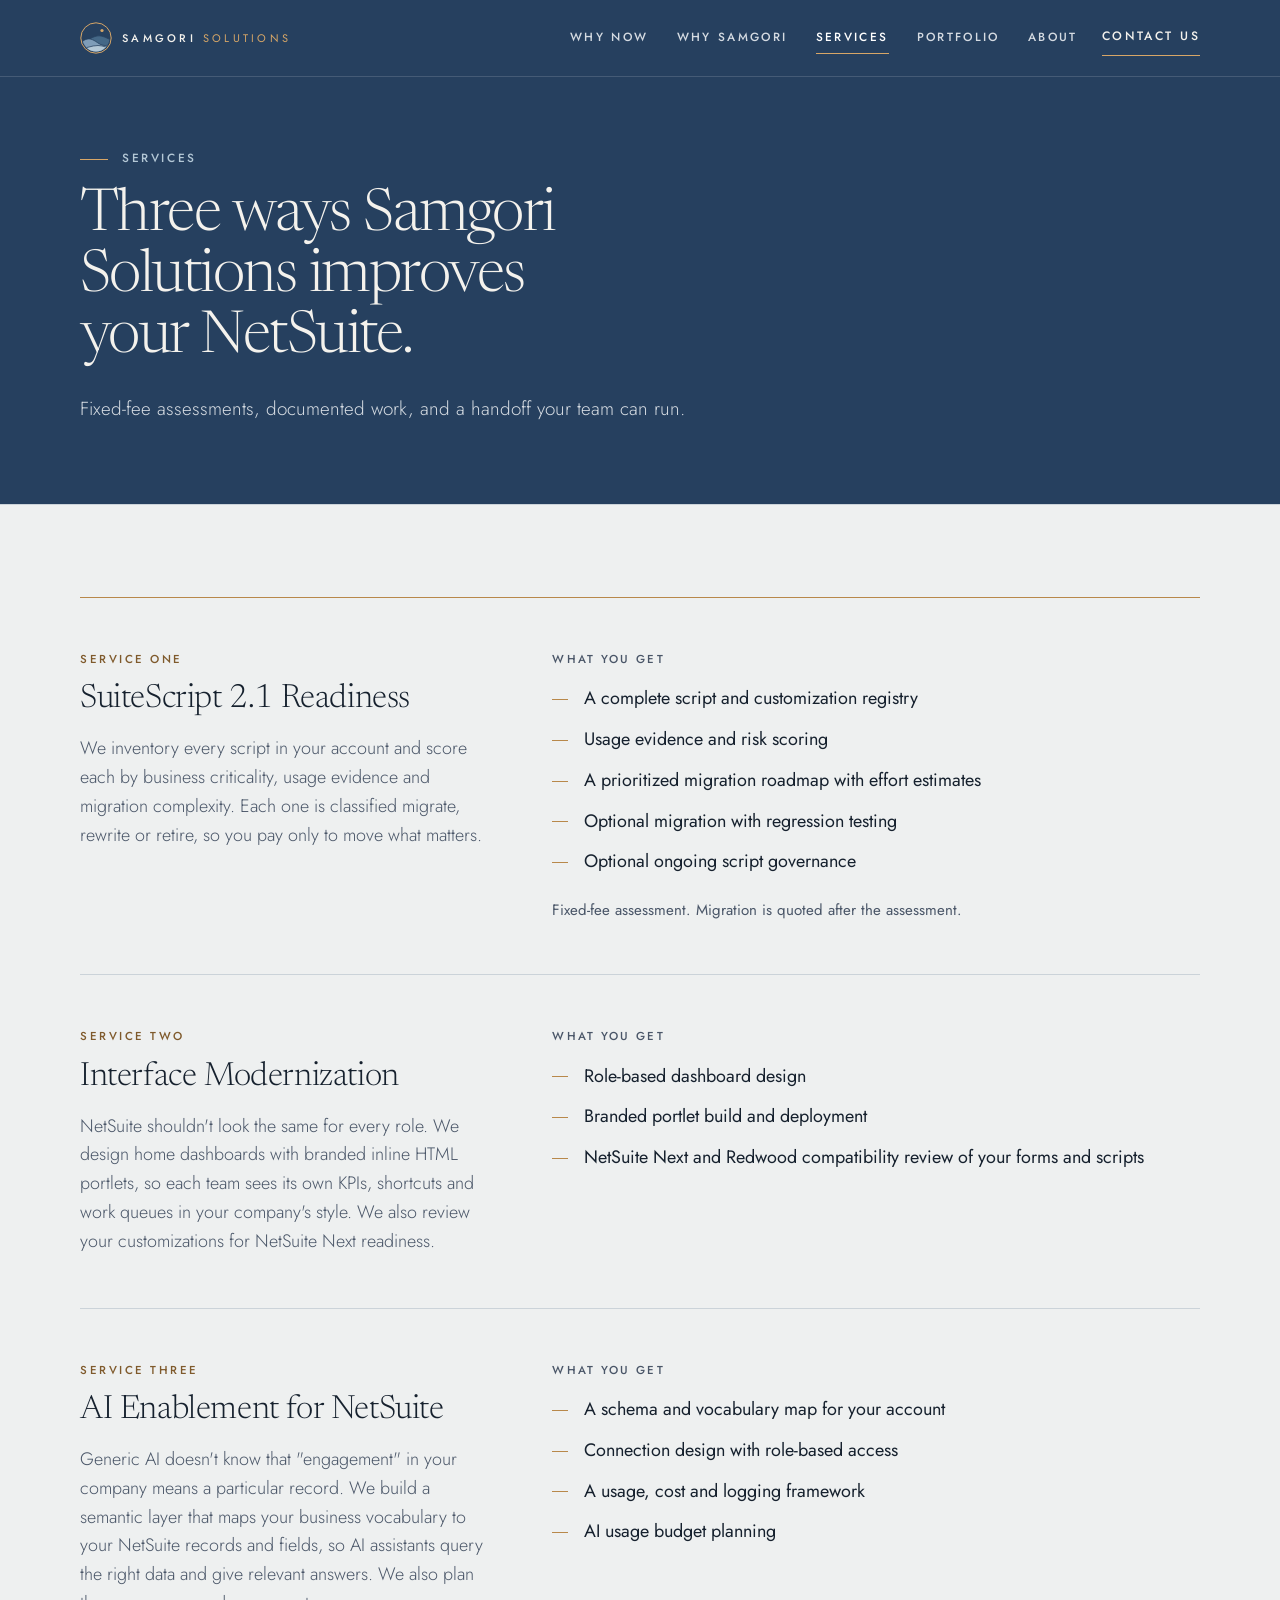
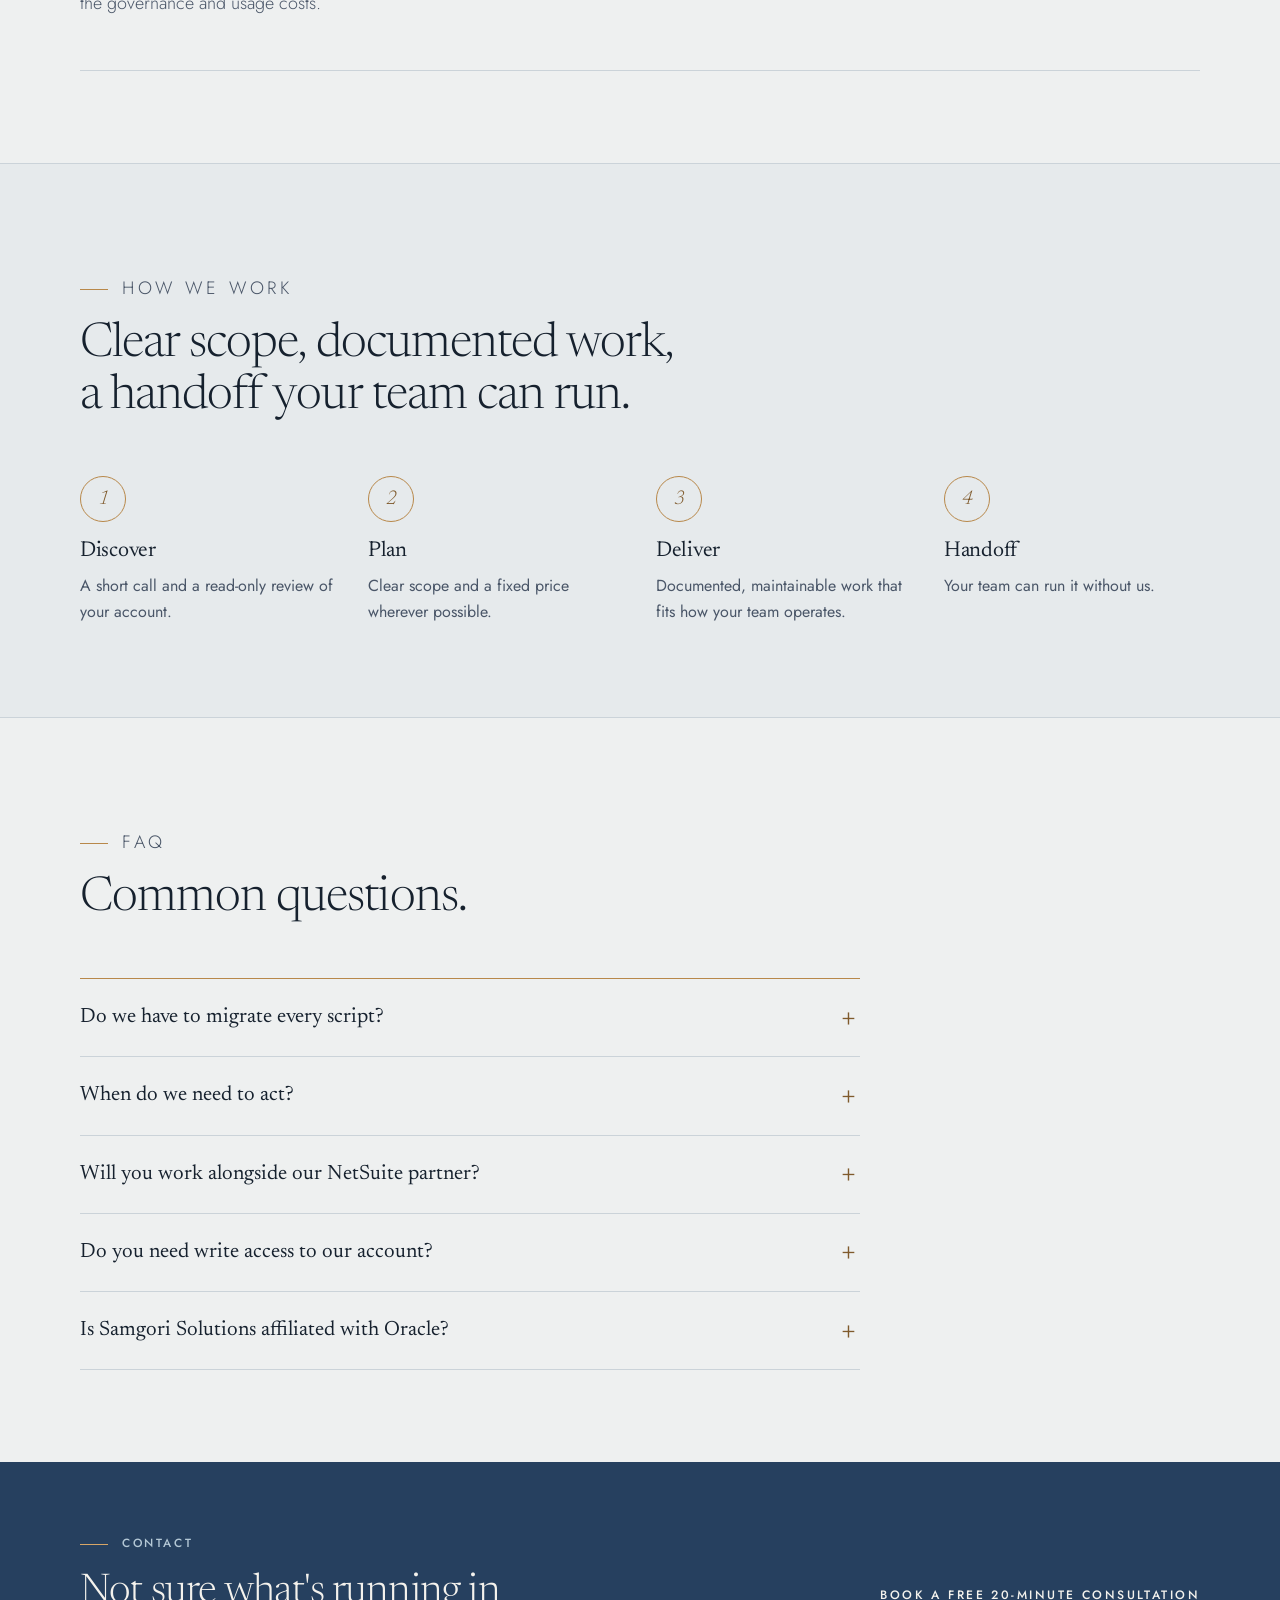
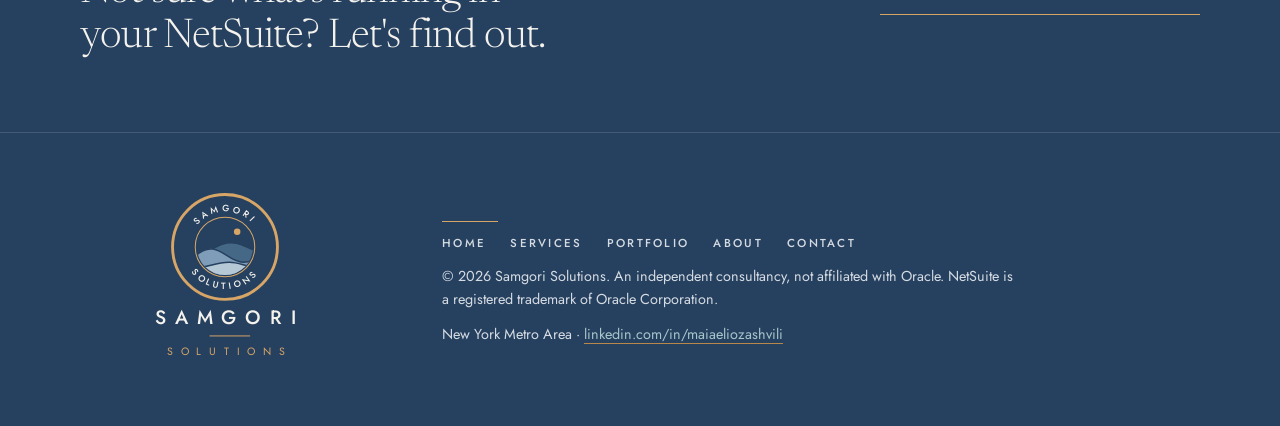
<file: services.html>
<!doctype html>
<html lang="en">
<head>
<meta charset="utf-8">
<meta name="viewport" content="width=device-width, initial-scale=1, viewport-fit=cover">
<title>Services · Samgori Solutions</title>
<link rel="icon" type="image/svg+xml" href="data:image/svg+xml,%3Csvg%20xmlns%3D%22http%3A//www.w3.org/2000/svg%22%20viewBox%3D%22-4%20-4%2072%2072%22%3E%3Crect%20x%3D%22-4%22%20y%3D%22-4%22%20width%3D%2272%22%20height%3D%2272%22%20rx%3D%2216%22%20fill%3D%22%2326405F%22/%3E%3Cdefs%3E%3CclipPath%20id%3D%22k4%22%3E%3Ccircle%20cx%3D%2232%22%20cy%3D%2232%22%20r%3D%2225%22/%3E%3C/clipPath%3E%3C/defs%3E%3Ccircle%20cx%3D%2232%22%20cy%3D%2232%22%20r%3D%2229.6%22%20fill%3D%22none%22%20stroke%3D%22%23D7A667%22%20stroke-width%3D%223.6%22/%3E%3Cg%20clip-path%3D%22url%28%23k4%29%22%3E%3Cpath%20d%3D%22M6%2062%20A26%2026%200%200%201%2058%2062%20Z%22%20fill%3D%22%23B4C8D6%22%20stroke%3D%22%2326405F%22%20stroke-width%3D%221.5%22%20stroke-linejoin%3D%22round%22/%3E%3C/g%3E%3Ccircle%20cx%3D%2242%22%20cy%3D%2219%22%20r%3D%224%22%20fill%3D%22%23D7A667%22/%3E%3C/svg%3E">
<link rel="stylesheet" href="https://fonts.googleapis.com/css2?family=Jost:wght@300;400;500&family=Newsreader:ital,opsz,wght@0,6..72,300;0,6..72,400;1,6..72,300;1,6..72,400&display=swap">
<link rel="stylesheet" href="styles.css">
</head>
<body>
<header class="site-header on-navy">
  <div class="wrap">
    <a class="brand" href="./" aria-label="Samgori Solutions home"><svg class="logo-h" viewBox="0 0 430 80" xmlns="http://www.w3.org/2000/svg" role="img" aria-label="Samgori Solutions"><g transform="translate(0 8)"><defs><clipPath id="k1"><circle cx="32" cy="32" r="27"/></clipPath></defs><circle cx="32" cy="32" r="30.4" fill="none" stroke="#D7A667" stroke-width="2"/><g clip-path="url(#k1)"><path d="M0 40 C14 40 22 30 34 28 C46 26 54 34 64 36 V70 H0Z" fill="#456887" stroke="#26405F" stroke-width="1.5" stroke-linejoin="round"/><path d="M0 44 C6 37 12 33 20 34 C32 36 38 47 50 47 C56 47 60 45 64 44 V70 H0Z" fill="#7F9DB8" stroke="#26405F" stroke-width="1.5" stroke-linejoin="round"/><path d="M0 53 C14 53 22 47 36 47 C48 47 54 53 64 51 V70 H0Z" fill="#B4C8D6" stroke="#26405F" stroke-width="1.5" stroke-linejoin="round"/><circle cx="44" cy="17" r="3.2" fill="#D7A667"/></g></g><text x="84" y="47" font-family="Jost,sans-serif" font-size="22" letter-spacing="6.5" fill="#F4F2ED"><tspan font-weight="500">SAMGORI</tspan><tspan font-weight="400" fill="#D7A667" dx="14">SOLUTIONS</tspan></text></svg></a>
    <nav class="nav" aria-label="Primary">
      <a class="nav-link" href="./#why-now">Why now</a>
      <a class="nav-link" href="./#why-samgori">Why Samgori</a>
      <a class="nav-link" href="services.html" aria-current="page">Services</a>
      <a class="nav-link" href="portfolio.html">Portfolio</a>
      <a class="nav-link" href="about.html">About</a>
    </nav>
    <a class="btn head-cta" href="about.html#contact"><span class="long">Contact Us</span><span class="short">Contact</span></a>
  </div>
</header>

<main id="top">
  <section class="page-hero on-navy" aria-labelledby="services-hero">
    <div class="wrap">
      <p class="eyebrow">Services</p>
      <h1 id="services-hero">Three ways Samgori Solutions improves your NetSuite.</h1>
      <p class="lede">Fixed-fee assessments, documented work, and a handoff your team can run.</p>
    </div>
  </section>

  <section class="band" aria-label="Services">
    <div class="wrap">
      <div class="services">

        <article class="service" id="readiness">
          <div>
            <p class="tag">Service one</p>
            <h3>SuiteScript 2.1 Readiness</h3>
            <p class="what">We inventory every script in your account and score each by business criticality, usage evidence and migration complexity. Each one is classified migrate, rewrite or retire, so you pay only to move what matters.</p>
          </div>
          <div>
            <h4>What you get</h4>
            <ul>
              <li>A complete script and customization registry</li>
              <li>Usage evidence and risk scoring</li>
              <li>A prioritized migration roadmap with effort estimates</li>
              <li>Optional migration with regression testing</li>
              <li>Optional ongoing script governance</li>
            </ul>
            <p class="fine">Fixed-fee assessment. Migration is quoted after the assessment.</p>
          </div>
        </article>

        <article class="service" id="interface">
          <div>
            <p class="tag">Service two</p>
            <h3>Interface Modernization</h3>
            <p class="what">NetSuite shouldn't look the same for every role. We design home dashboards with branded inline HTML portlets, so each team sees its own KPIs, shortcuts and work queues in your company's style. We also review your customizations for NetSuite Next readiness.</p>
          </div>
          <div>
            <h4>What you get</h4>
            <ul>
              <li>Role-based dashboard design</li>
              <li>Branded portlet build and deployment</li>
              <li>NetSuite Next and Redwood compatibility review of your forms and scripts</li>
            </ul>
          </div>
        </article>

        <article class="service" id="ai">
          <div>
            <p class="tag">Service three</p>
            <h3>AI Enablement for NetSuite</h3>
            <p class="what">Generic AI doesn't know that "engagement" in your company means a particular record. We build a semantic layer that maps your business vocabulary to your NetSuite records and fields, so AI assistants query the right data and give relevant answers. We also plan the governance and usage costs.</p>
          </div>
          <div>
            <h4>What you get</h4>
            <ul>
              <li>A schema and vocabulary map for your account</li>
              <li>Connection design with role-based access</li>
              <li>A usage, cost and logging framework</li>
              <li>AI usage budget planning</li>
            </ul>
          </div>
        </article>

      </div>
    </div>
  </section>

  <section id="process" class="band tint" aria-labelledby="process-title">
    <div class="wrap">
      <div class="section-head">
        <p class="eyebrow">How we work</p>
        <h2 id="process-title">Clear scope, documented work, a handoff your team can run.</h2>
      </div>
      <ol class="steps">
        <li><h3>Discover</h3><p>A short call and a read-only review of your account.</p></li>
        <li><h3>Plan</h3><p>Clear scope and a fixed price wherever possible.</p></li>
        <li><h3>Deliver</h3><p>Documented, maintainable work that fits how your team operates.</p></li>
        <li><h3>Handoff</h3><p>Your team can run it without us.</p></li>
      </ol>
    </div>
  </section>

  <section id="faq" class="band" aria-labelledby="faq-title">
    <div class="wrap">
      <div class="section-head">
        <p class="eyebrow">FAQ</p>
        <h2 id="faq-title">Common questions.</h2>
      </div>
      <div class="faq">
        <details>
          <summary>Do we have to migrate every script?</summary>
          <p>No. Many scripts can be retired, and that is where assessments often save the most. The registry shows which scripts have usage evidence and which have none.</p>
        </details>
        <details>
          <summary>When do we need to act?</summary>
          <p>The final deadline is NetSuite 2028.2, but support for SuiteScript 1.0 narrows in 2027.1. Starting early spreads the cost and the risk across several release cycles.</p>
        </details>
        <details>
          <summary>Will you work alongside our NetSuite partner?</summary>
          <p>Yes. The registry and roadmap are written so your partner, your internal team or Samgori Solutions can carry out the work.</p>
        </details>
        <details>
          <summary>Do you need write access to our account?</summary>
          <p>Assessments are read-only. Any change to your account is agreed in advance and scoped in writing.</p>
        </details>
        <details>
          <summary>Is Samgori Solutions affiliated with Oracle?</summary>
          <p>No. Samgori Solutions is an independent consultancy. NetSuite is a registered trademark of Oracle.</p>
        </details>
      </div>
    </div>
  </section>

  <section class="cta on-navy" aria-labelledby="cta-title">
    <div class="wrap">
      <div>
        <p class="eyebrow">Contact</p>
        <h2 id="cta-title">Not sure what's running in your NetSuite? Let's find out.</h2>
      </div>
      <a class="btn" href="about.html#contact">Book a free 20-minute consultation</a>
    </div>
  </section>
</main>

<footer class="site-footer on-navy">
  <div class="wrap">
    <svg class="logo-seal" viewBox="0 0 300 196" xmlns="http://www.w3.org/2000/svg" role="img" aria-label="Samgori Solutions seal"><g transform="translate(94 4) scale(1.75)"><defs><path id="rt2" d="M11 32 A21 21 0 0 1 53 32"/><path id="rb2" d="M7 32 A25 25 0 0 0 57 32"/></defs><circle cx="32" cy="32" r="31" fill="none" stroke="#D7A667" stroke-width="1.7"/><circle cx="32" cy="32" r="17.6" fill="none" stroke="#D7A667" stroke-width=".6"/><text text-anchor="middle" font-family="Jost,sans-serif" font-weight="500" font-size="5.4" letter-spacing="1.9" fill="#F4F2ED"><textPath href="#rt2" startOffset="50%">SAMGORI</textPath></text><text text-anchor="middle" font-family="Jost,sans-serif" font-weight="500" font-size="5.4" letter-spacing="1.9" fill="#F4F2ED"><textPath href="#rb2" startOffset="50%">SOLUTIONS</textPath></text><defs><clipPath id="k3"><circle cx="32" cy="32" r="16.6"/></clipPath></defs><g clip-path="url(#k3)"><g transform="translate(32 32) scale(.6) translate(-32 -32)"><path d="M0 40 C14 40 22 30 34 28 C46 26 54 34 64 36 V70 H0Z" fill="#456887" stroke="#26405F" stroke-width="1.5" stroke-linejoin="round"/><path d="M0 44 C6 37 12 33 20 34 C32 36 38 47 50 47 C56 47 60 45 64 44 V70 H0Z" fill="#7F9DB8" stroke="#26405F" stroke-width="1.5" stroke-linejoin="round"/><path d="M0 53 C14 53 22 47 36 47 C48 47 54 53 64 51 V70 H0Z" fill="#B4C8D6" stroke="#26405F" stroke-width="1.5" stroke-linejoin="round"/><circle cx="44" cy="17" r="3.2" fill="#D7A667"/></g></g></g><text x="155" y="140" text-anchor="middle" font-family="Jost,sans-serif" font-weight="500" font-size="20" letter-spacing="9" fill="#F4F2ED">SAMGORI</text><path d="M134 152H176" stroke="#D7A667" stroke-width="1"/><text x="155" y="172" text-anchor="middle" font-family="Jost,sans-serif" font-weight="400" font-size="11" letter-spacing="8" fill="#D7A667">SOLUTIONS</text></svg>
    <div class="foot-text">
      <span class="foot-rule" aria-hidden="true"></span>
      <nav class="foot-nav" aria-label="Footer"><a href="./">Home</a><a href="services.html">Services</a><a href="portfolio.html">Portfolio</a><a href="about.html">About</a><a href="about.html#contact">Contact</a></nav>
      <p>&copy; 2026 Samgori Solutions. An independent consultancy, not affiliated with Oracle. NetSuite is a registered trademark of Oracle Corporation.</p>
      <p>New York Metro Area &middot; <a href="https://www.linkedin.com/in/maiaeliozashvili" target="_blank" rel="noopener">linkedin.com/in/maiaeliozashvili</a></p>
    </div>
  </div>
</footer>

</body>
</html>
</file>
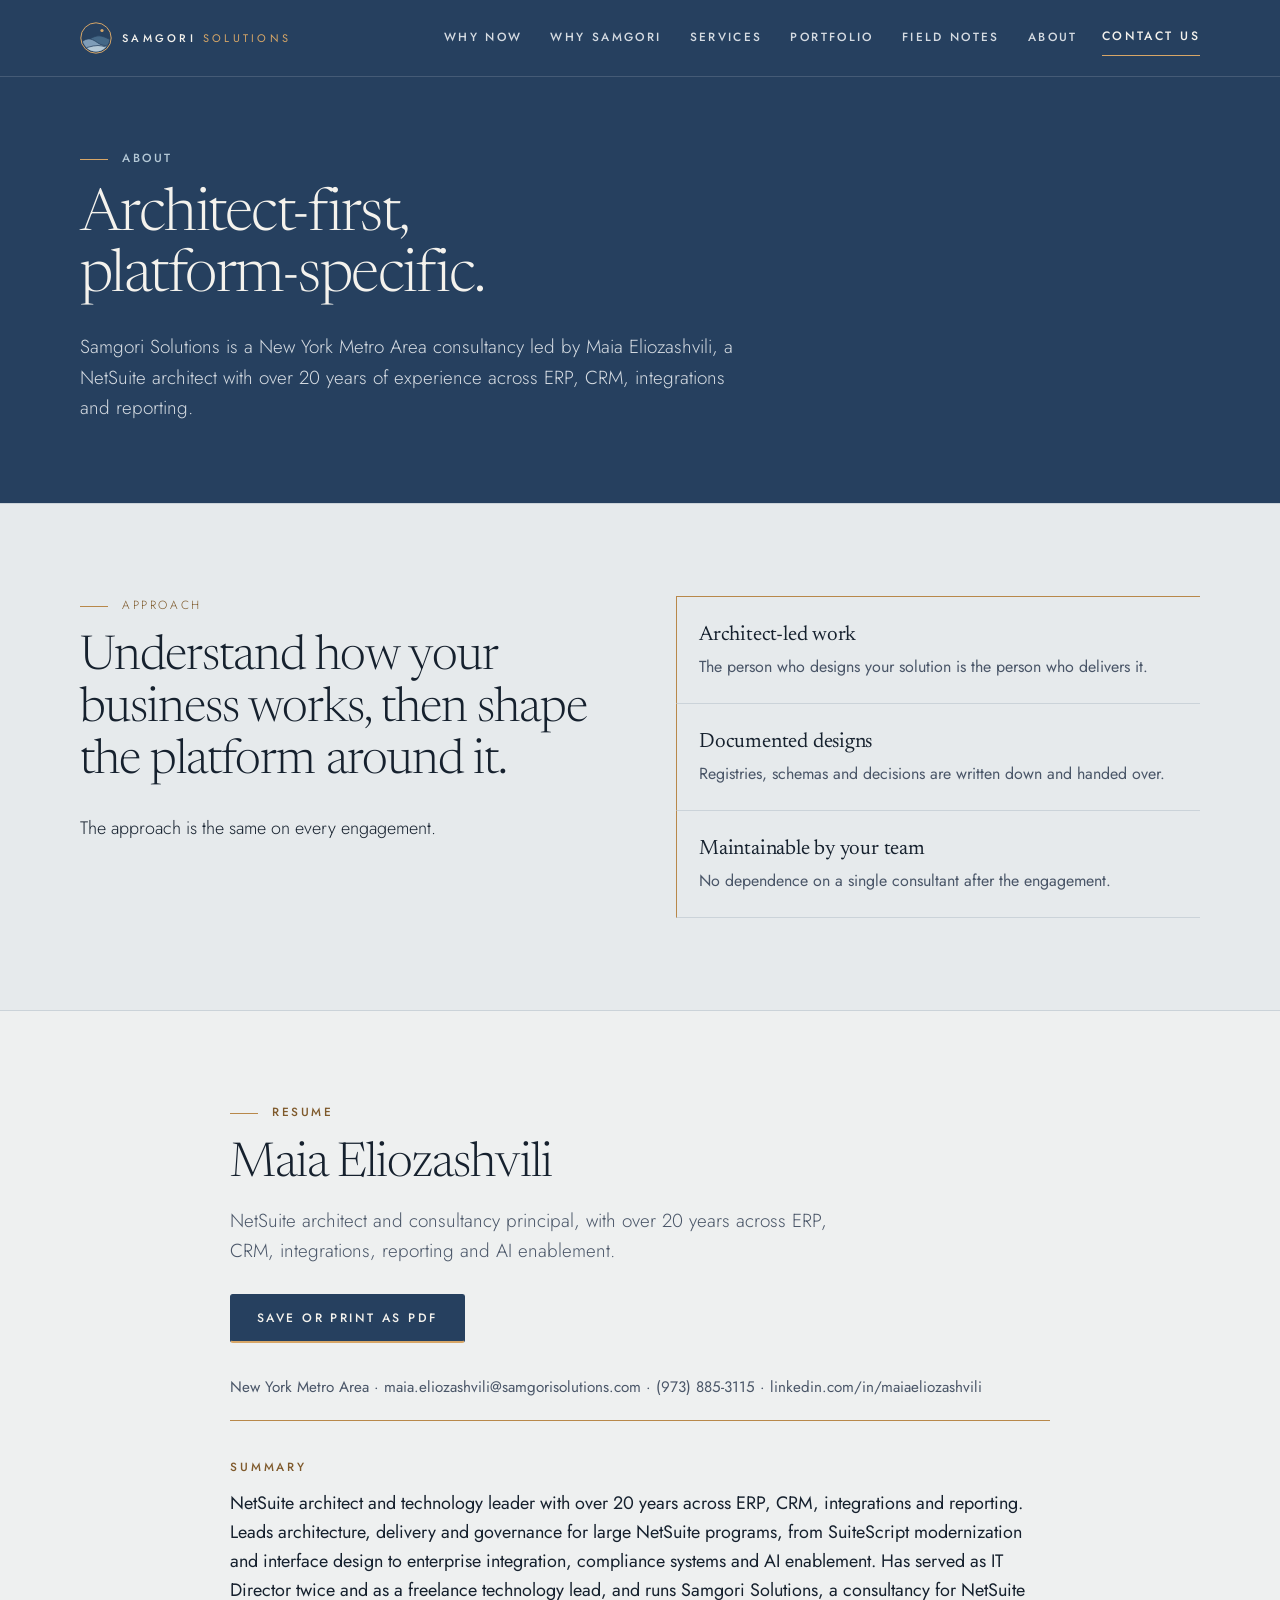
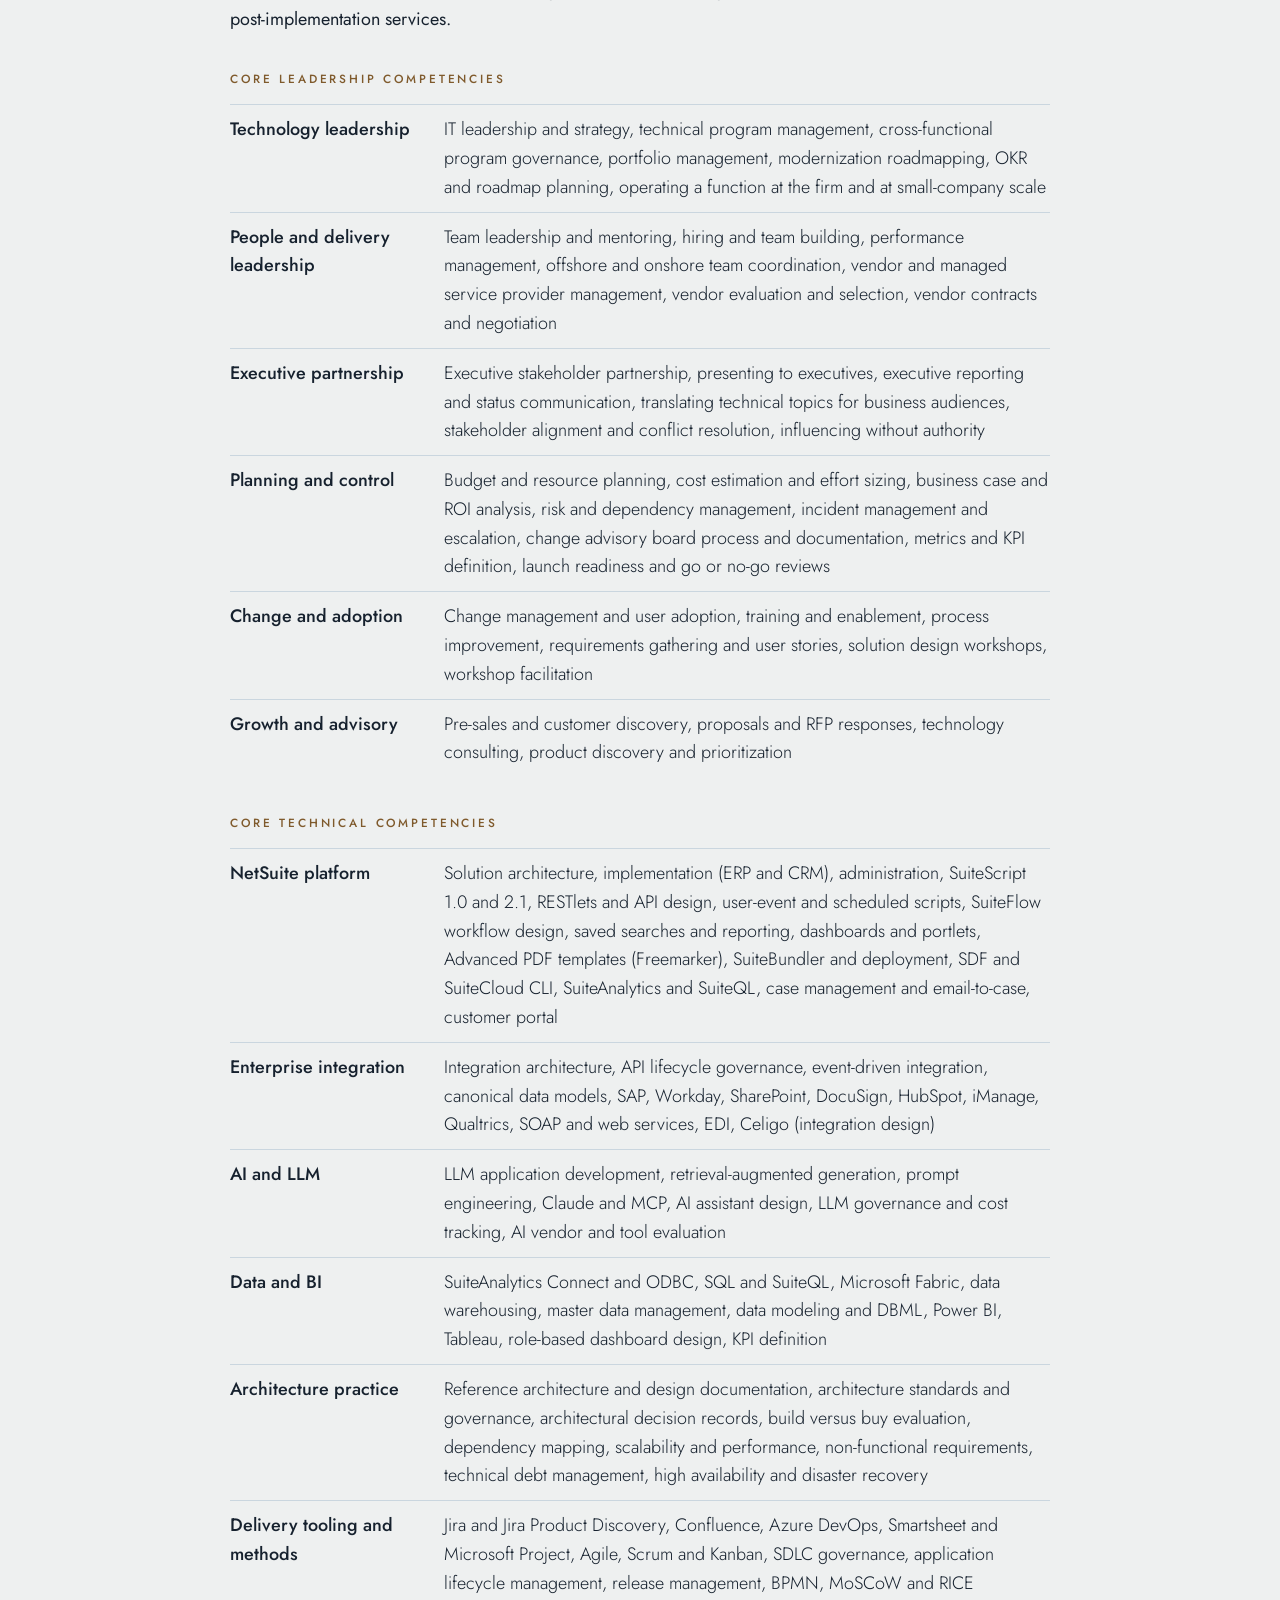
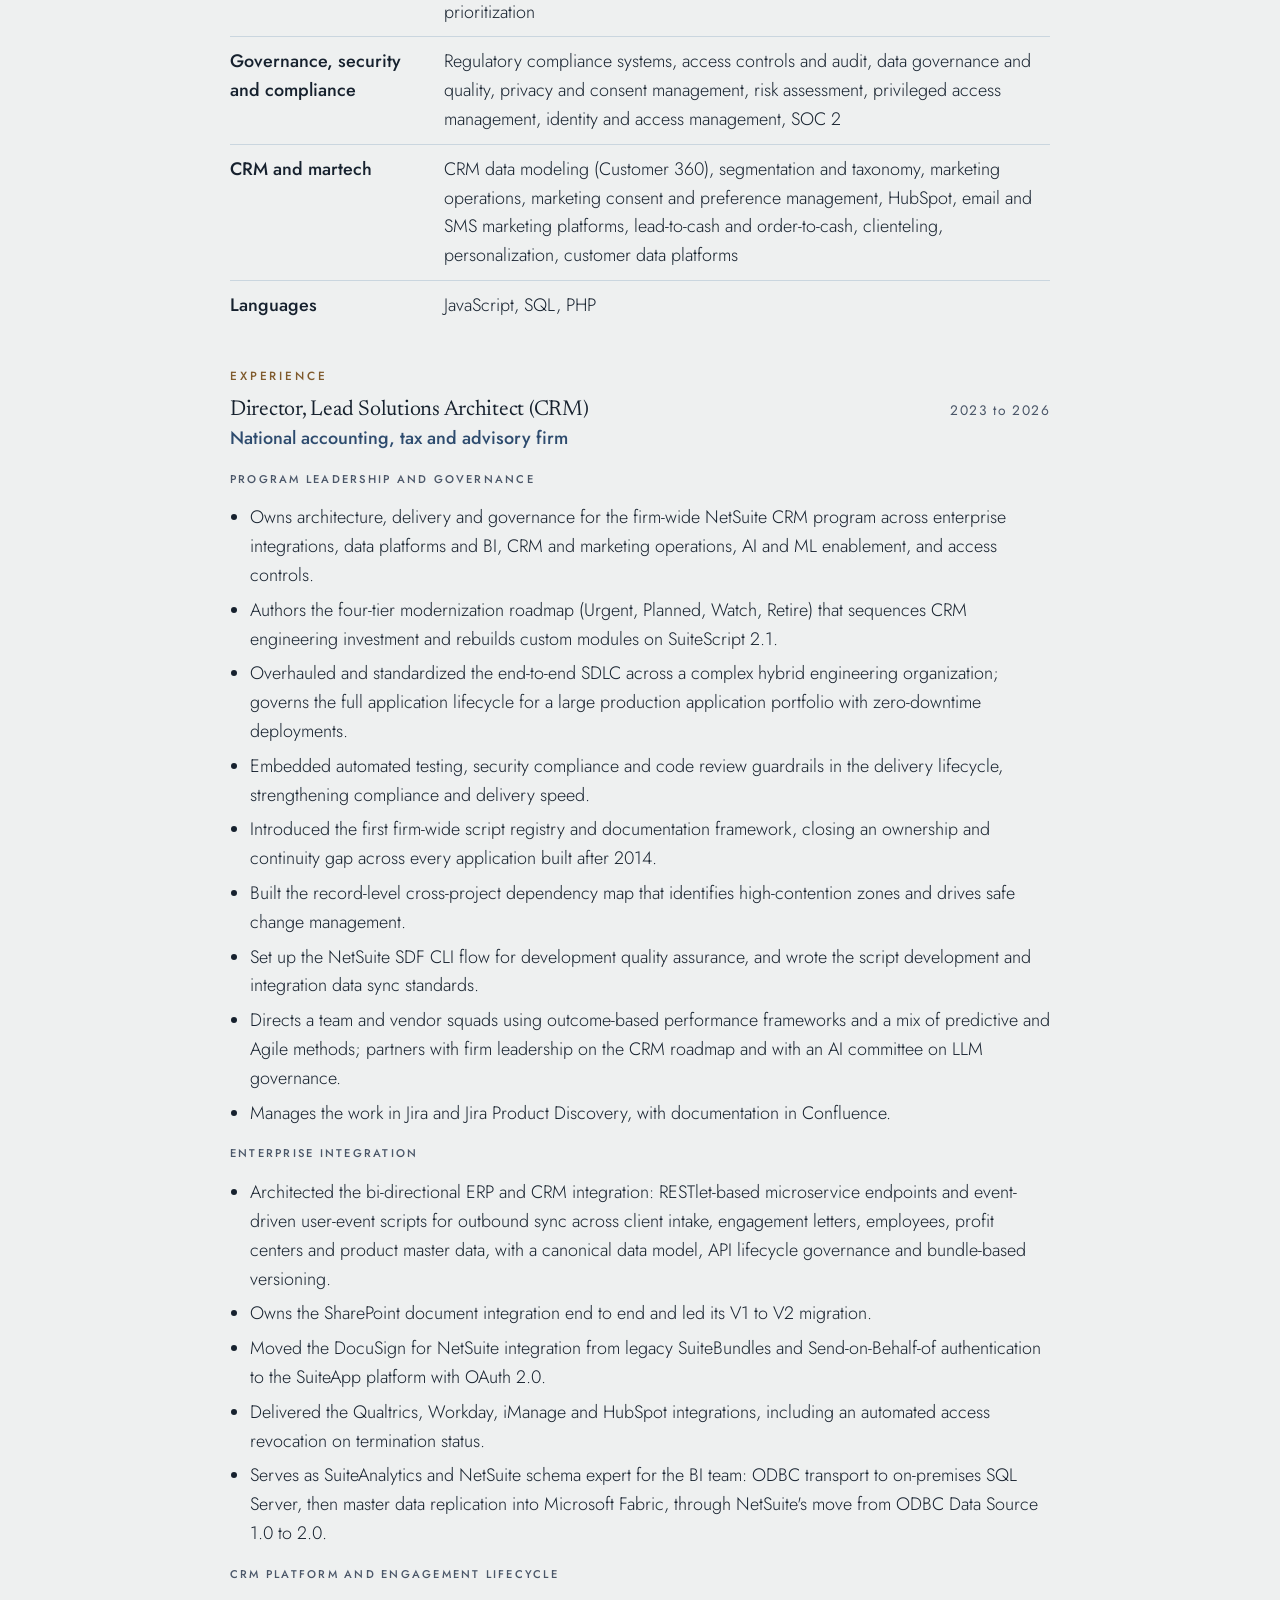
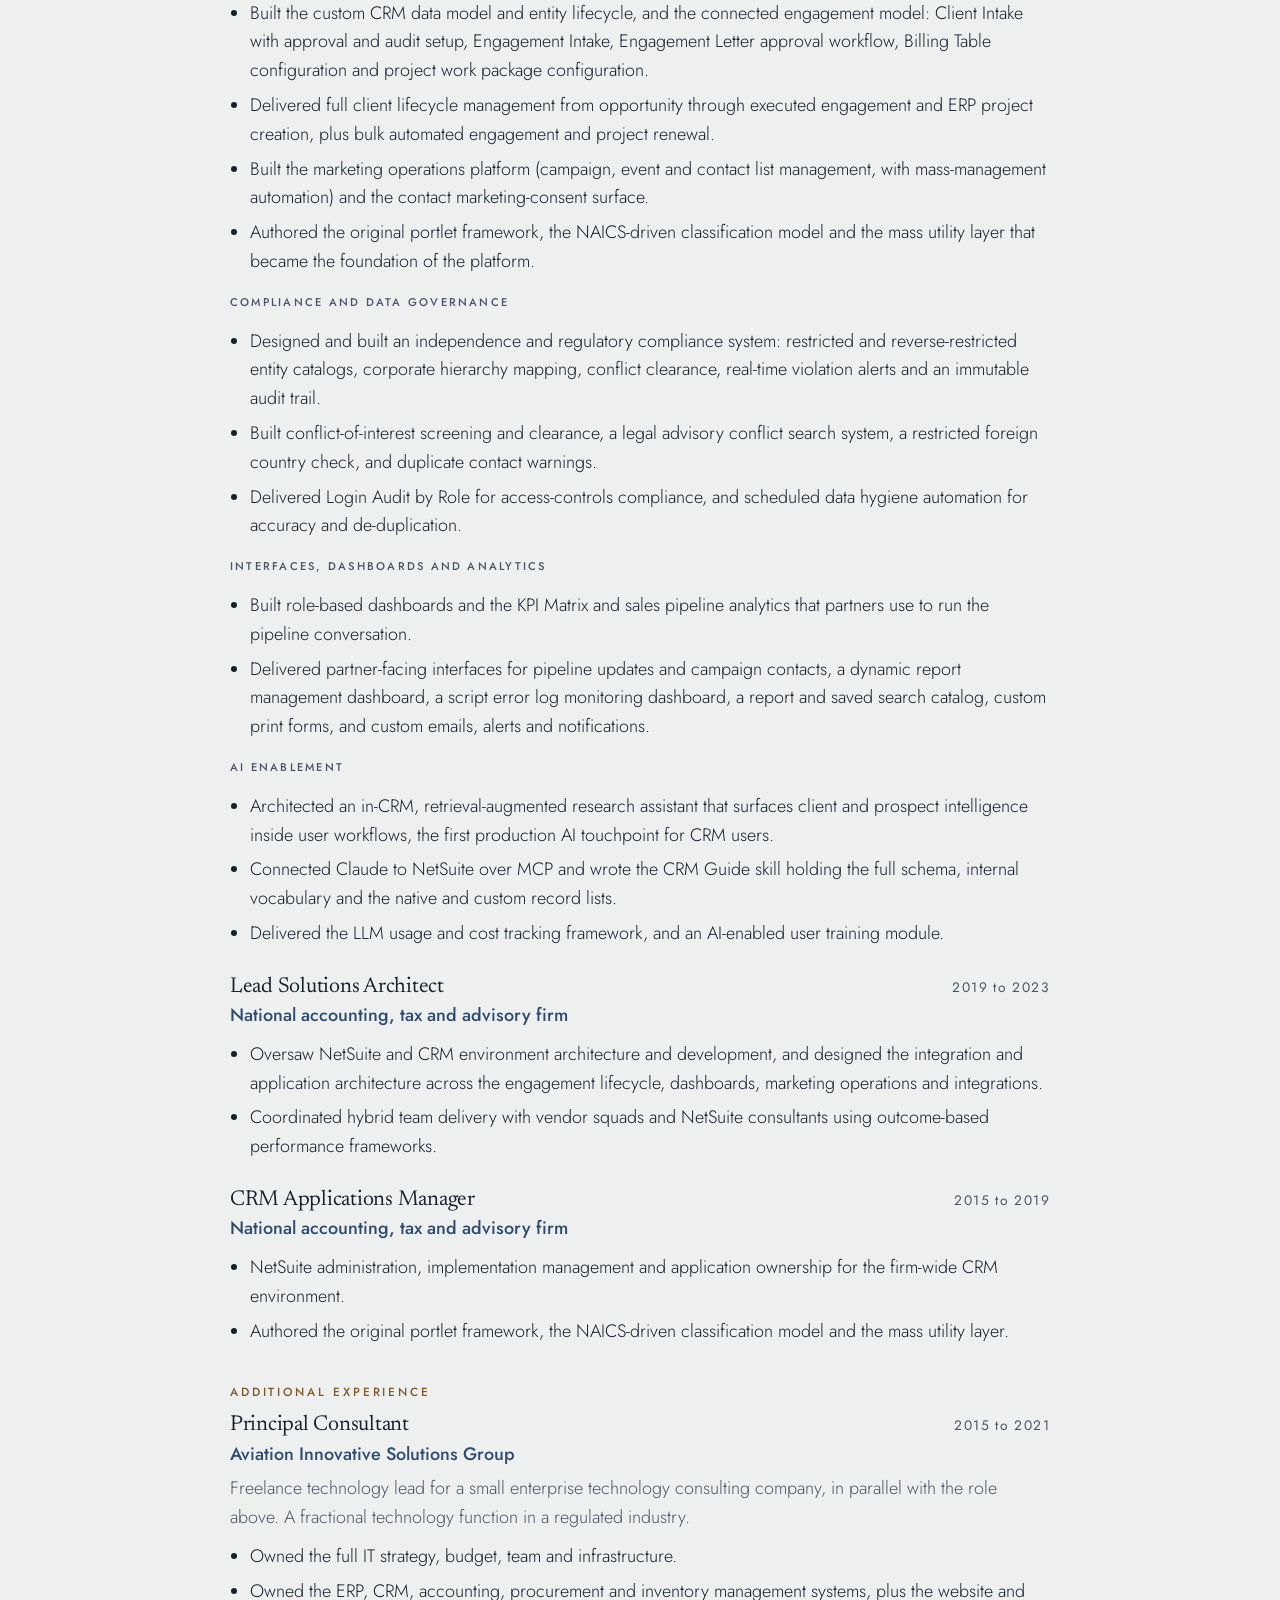
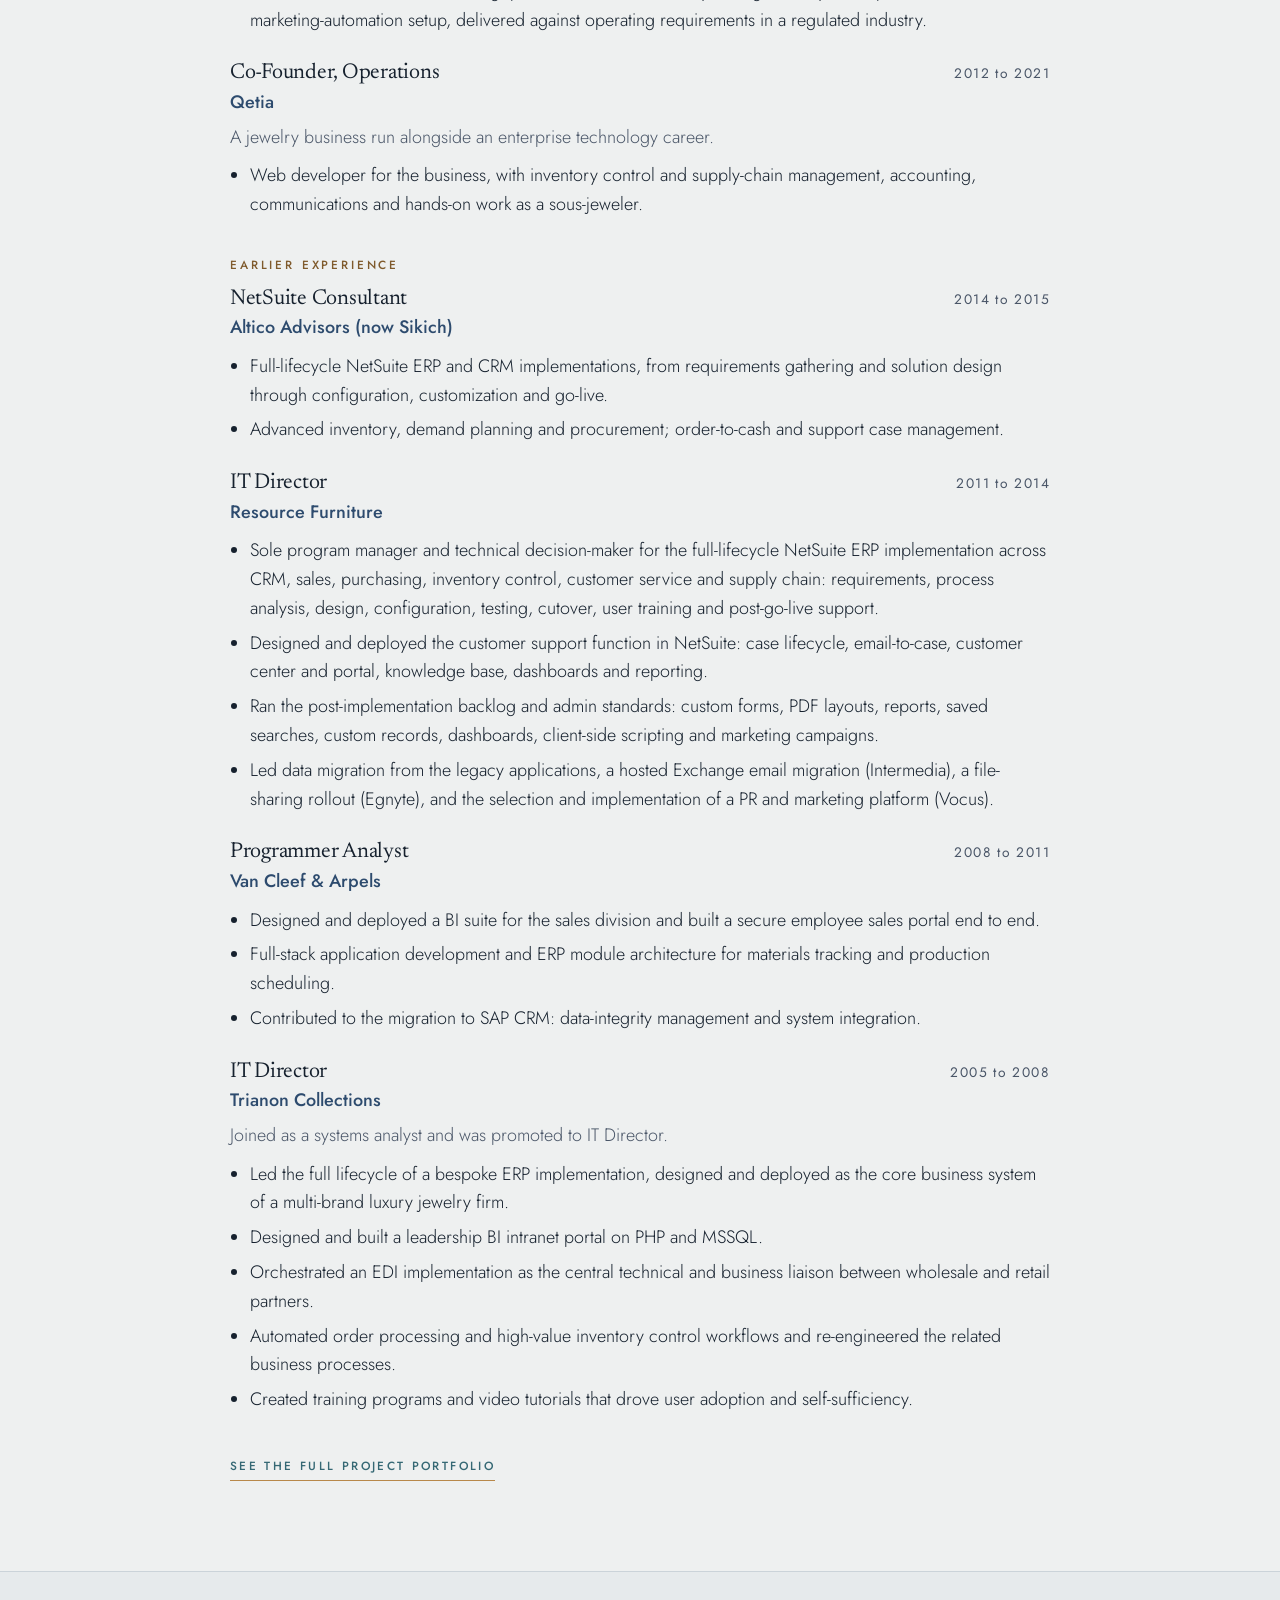
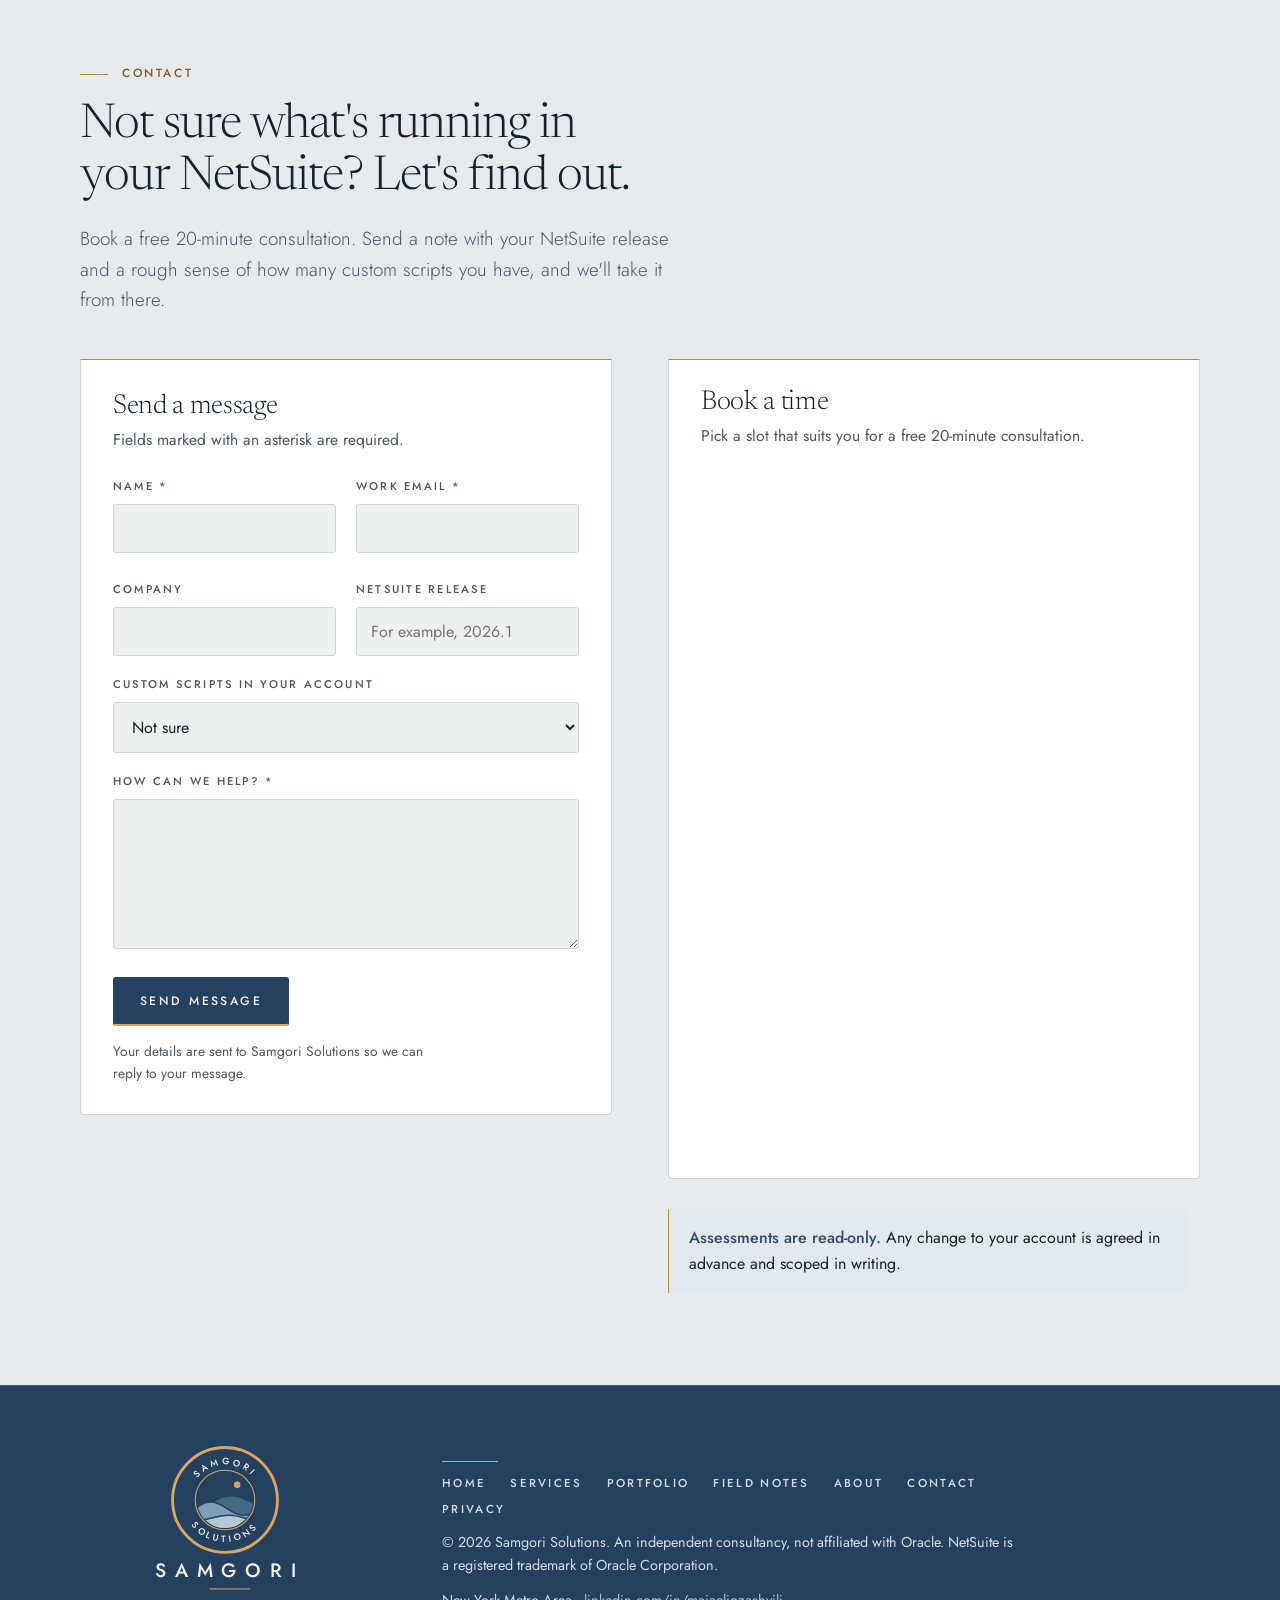
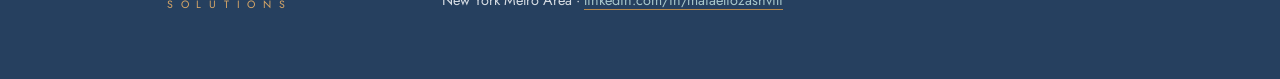
<file: public/about.html>
<!doctype html>
<html lang="en">
<head>
<!-- Google tag (gtag.js) -->
<script async src="https://www.googletagmanager.com/gtag/js?id=G-4RE97HDG5K"></script>
<script>
  window.dataLayer = window.dataLayer || [];
  function gtag(){dataLayer.push(arguments);}
  gtag('js', new Date());

  gtag('config', 'G-4RE97HDG5K');
</script>
<meta charset="utf-8">
<meta name="viewport" content="width=device-width, initial-scale=1, viewport-fit=cover">
<title>About · Samgori Solutions</title>
<link rel="icon" type="image/svg+xml" href="data:image/svg+xml,%3Csvg%20xmlns%3D%22http%3A//www.w3.org/2000/svg%22%20viewBox%3D%22-4%20-4%2072%2072%22%3E%3Crect%20x%3D%22-4%22%20y%3D%22-4%22%20width%3D%2272%22%20height%3D%2272%22%20rx%3D%2216%22%20fill%3D%22%2326405F%22/%3E%3Cdefs%3E%3CclipPath%20id%3D%22k4%22%3E%3Ccircle%20cx%3D%2232%22%20cy%3D%2232%22%20r%3D%2225%22/%3E%3C/clipPath%3E%3C/defs%3E%3Ccircle%20cx%3D%2232%22%20cy%3D%2232%22%20r%3D%2229.6%22%20fill%3D%22none%22%20stroke%3D%22%23D7A667%22%20stroke-width%3D%223.6%22/%3E%3Cg%20clip-path%3D%22url%28%23k4%29%22%3E%3Cpath%20d%3D%22M6%2062%20A26%2026%200%200%201%2058%2062%20Z%22%20fill%3D%22%23B4C8D6%22%20stroke%3D%22%2326405F%22%20stroke-width%3D%221.5%22%20stroke-linejoin%3D%22round%22/%3E%3C/g%3E%3Ccircle%20cx%3D%2242%22%20cy%3D%2219%22%20r%3D%224%22%20fill%3D%22%23D7A667%22/%3E%3C/svg%3E">
<link rel="stylesheet" href="https://fonts.googleapis.com/css2?family=Jost:wght@300;400;500&family=Newsreader:ital,opsz,wght@0,6..72,300;0,6..72,400;1,6..72,300;1,6..72,400&display=swap">
<link rel="stylesheet" href="styles.css">
</head>
<body>
<header class="site-header on-navy">
  <div class="wrap">
    <a class="brand" href="./" aria-label="Samgori Solutions home"><svg class="logo-h" viewBox="0 0 430 80" xmlns="http://www.w3.org/2000/svg" role="img" aria-label="Samgori Solutions"><g transform="translate(0 8)"><defs><clipPath id="k1"><circle cx="32" cy="32" r="27"/></clipPath></defs><circle cx="32" cy="32" r="30.4" fill="none" stroke="#D7A667" stroke-width="2"/><g clip-path="url(#k1)"><path d="M0 40 C14 40 22 30 34 28 C46 26 54 34 64 36 V70 H0Z" fill="#456887" stroke="#26405F" stroke-width="1.5" stroke-linejoin="round"/><path d="M0 44 C6 37 12 33 20 34 C32 36 38 47 50 47 C56 47 60 45 64 44 V70 H0Z" fill="#7F9DB8" stroke="#26405F" stroke-width="1.5" stroke-linejoin="round"/><path d="M0 53 C14 53 22 47 36 47 C48 47 54 53 64 51 V70 H0Z" fill="#B4C8D6" stroke="#26405F" stroke-width="1.5" stroke-linejoin="round"/><circle cx="44" cy="17" r="3.2" fill="#D7A667"/></g></g><text x="84" y="47" font-family="Jost,sans-serif" font-size="22" letter-spacing="6.5" fill="#F4F2ED"><tspan font-weight="500">SAMGORI</tspan><tspan font-weight="400" fill="#D7A667" dx="14">SOLUTIONS</tspan></text></svg></a>
    <nav class="nav" aria-label="Primary">
      <a class="nav-link" href="./#why-now">Why now</a>
      <a class="nav-link" href="./#why-samgori">Why Samgori</a>
      <a class="nav-link" href="services.html">Services</a>
      <a class="nav-link" href="portfolio.html">Portfolio</a>
      <a class="nav-link" href="field-notes/">Field Notes</a>
      <a class="nav-link" href="https://www.maiaeliozashvili.com" target="_blank" rel="noopener">About</a>
    </nav>
    <a class="btn head-cta" href="about.html#contact"><span class="long">Contact Us</span><span class="short">Contact</span></a>
  </div>
</header>

<main id="top">
  <section class="page-hero on-navy" aria-labelledby="about-hero">
    <div class="wrap">
      <p class="eyebrow">About</p>
      <h1 id="about-hero">Architect-first, platform-specific.</h1>
      <p class="lede">Samgori Solutions is a New York Metro Area consultancy led by Maia Eliozashvili, a NetSuite architect with over 20 years of experience across ERP, CRM, integrations and reporting.</p>
    </div>
  </section>

  <section class="band tint" aria-labelledby="approach-title">
    <div class="wrap">
      <div class="about">
        <div>
          <p class="eyebrow">Approach</p>
          <h2 id="approach-title" style="margin-bottom:26px">Understand how your business works, then shape the platform around it.</h2>
          <p>The approach is the same on every engagement.</p>
        </div>
        <div class="principles">
          <div><strong>Architect-led work</strong><span>The person who designs your solution is the person who delivers it.</span></div>
          <div><strong>Documented designs</strong><span>Registries, schemas and decisions are written down and handed over.</span></div>
          <div><strong>Maintainable by your team</strong><span>No dependence on a single consultant after the engagement.</span></div>
      </div>
    </div>
  </section>

  <section id="resume" class="band" aria-labelledby="rs-title">
    <div class="wrap resume">
      <p class="eyebrow">Resume</p>
      <h2 id="rs-title">Maia Eliozashvili</h2>
      <p class="lede" style="margin-top:14px">NetSuite architect and consultancy principal, with over 20 years across ERP, CRM, integrations, reporting and AI enablement.</p>
      <p class="hero-actions"><button class="submit" type="button" id="print-btn">Save or print as PDF</button></p>
      <p class="rs-contact" style="margin-top:32px">New York Metro Area &middot; maia.eliozashvili@samgorisolutions.com &middot; (973) 885-3115 &middot; linkedin.com/in/maiaeliozashvili</p>

      <section class="rs-sec"><h3 class="rs-h">Summary</h3>
        <p>NetSuite architect and technology leader with over 20 years across ERP, CRM, integrations and reporting. Leads architecture, delivery and governance for large NetSuite programs, from SuiteScript modernization and interface design to enterprise integration, compliance systems and AI enablement. Has served as IT Director twice and as a freelance technology lead, and runs Samgori Solutions, a consultancy for NetSuite post-implementation services.</p>
      </section>
      <section class="rs-sec"><h3 class="rs-h">Core leadership competencies</h3><dl class="skills"><div class="skrow"><dt>Technology leadership</dt><dd>IT leadership and strategy, technical program management, cross-functional program governance, portfolio management, modernization roadmapping, OKR and roadmap planning, operating a function at the firm and at small-company scale</dd></div><div class="skrow"><dt>People and delivery leadership</dt><dd>Team leadership and mentoring, hiring and team building, performance management, offshore and onshore team coordination, vendor and managed service provider management, vendor evaluation and selection, vendor contracts and negotiation</dd></div><div class="skrow"><dt>Executive partnership</dt><dd>Executive stakeholder partnership, presenting to executives, executive reporting and status communication, translating technical topics for business audiences, stakeholder alignment and conflict resolution, influencing without authority</dd></div><div class="skrow"><dt>Planning and control</dt><dd>Budget and resource planning, cost estimation and effort sizing, business case and ROI analysis, risk and dependency management, incident management and escalation, change advisory board process and documentation, metrics and KPI definition, launch readiness and go or no-go reviews</dd></div><div class="skrow"><dt>Change and adoption</dt><dd>Change management and user adoption, training and enablement, process improvement, requirements gathering and user stories, solution design workshops, workshop facilitation</dd></div><div class="skrow"><dt>Growth and advisory</dt><dd>Pre-sales and customer discovery, proposals and RFP responses, technology consulting, product discovery and prioritization</dd></div></dl></section>
      <section class="rs-sec"><h3 class="rs-h">Core technical competencies</h3><dl class="skills"><div class="skrow"><dt>NetSuite platform</dt><dd>Solution architecture, implementation (ERP and CRM), administration, SuiteScript 1.0 and 2.1, RESTlets and API design, user-event and scheduled scripts, SuiteFlow workflow design, saved searches and reporting, dashboards and portlets, Advanced PDF templates (Freemarker), SuiteBundler and deployment, SDF and SuiteCloud CLI, SuiteAnalytics and SuiteQL, case management and email-to-case, customer portal</dd></div><div class="skrow"><dt>Enterprise integration</dt><dd>Integration architecture, API lifecycle governance, event-driven integration, canonical data models, SAP, Workday, SharePoint, DocuSign, HubSpot, iManage, Qualtrics, SOAP and web services, EDI, Celigo (integration design)</dd></div><div class="skrow"><dt>AI and LLM</dt><dd>LLM application development, retrieval-augmented generation, prompt engineering, Claude and MCP, AI assistant design, LLM governance and cost tracking, AI vendor and tool evaluation</dd></div><div class="skrow"><dt>Data and BI</dt><dd>SuiteAnalytics Connect and ODBC, SQL and SuiteQL, Microsoft Fabric, data warehousing, master data management, data modeling and DBML, Power BI, Tableau, role-based dashboard design, KPI definition</dd></div><div class="skrow"><dt>Architecture practice</dt><dd>Reference architecture and design documentation, architecture standards and governance, architectural decision records, build versus buy evaluation, dependency mapping, scalability and performance, non-functional requirements, technical debt management, high availability and disaster recovery</dd></div><div class="skrow"><dt>Delivery tooling and methods</dt><dd>Jira and Jira Product Discovery, Confluence, Azure DevOps, Smartsheet and Microsoft Project, Agile, Scrum and Kanban, SDLC governance, application lifecycle management, release management, BPMN, MoSCoW and RICE prioritization</dd></div><div class="skrow"><dt>Governance, security and compliance</dt><dd>Regulatory compliance systems, access controls and audit, data governance and quality, privacy and consent management, risk assessment, privileged access management, identity and access management, SOC 2</dd></div><div class="skrow"><dt>CRM and martech</dt><dd>CRM data modeling (Customer 360), segmentation and taxonomy, marketing operations, marketing consent and preference management, HubSpot, email and SMS marketing platforms, lead-to-cash and order-to-cash, clienteling, personalization, customer data platforms</dd></div><div class="skrow"><dt>Languages</dt><dd>JavaScript, SQL, PHP</dd></div></dl></section>
      <section class="rs-sec"><h3 class="rs-h">Experience</h3><div class="job"><div class="job-head"><h3>Director, Lead Solutions Architect (CRM)</h3><span class="job-dates">2023 to 2026</span></div><p class="job-org">National accounting, tax and advisory firm</p><h4>Program leadership and governance</h4><ul><li>Owns architecture, delivery and governance for the firm-wide NetSuite CRM program across enterprise integrations, data platforms and BI, CRM and marketing operations, AI and ML enablement, and access controls.</li><li>Authors the four-tier modernization roadmap (Urgent, Planned, Watch, Retire) that sequences CRM engineering investment and rebuilds custom modules on SuiteScript 2.1.</li><li>Overhauled and standardized the end-to-end SDLC across a complex hybrid engineering organization; governs the full application lifecycle for a large production application portfolio with zero-downtime deployments.</li><li>Embedded automated testing, security compliance and code review guardrails in the delivery lifecycle, strengthening compliance and delivery speed.</li><li>Introduced the first firm-wide script registry and documentation framework, closing an ownership and continuity gap across every application built after 2014.</li><li>Built the record-level cross-project dependency map that identifies high-contention zones and drives safe change management.</li><li>Set up the NetSuite SDF CLI flow for development quality assurance, and wrote the script development and integration data sync standards.</li><li>Directs a team and vendor squads using outcome-based performance frameworks and a mix of predictive and Agile methods; partners with firm leadership on the CRM roadmap and with an AI committee on LLM governance.</li><li>Manages the work in Jira and Jira Product Discovery, with documentation in Confluence.</li></ul><h4>Enterprise integration</h4><ul><li>Architected the bi-directional ERP and CRM integration: RESTlet-based microservice endpoints and event-driven user-event scripts for outbound sync across client intake, engagement letters, employees, profit centers and product master data, with a canonical data model, API lifecycle governance and bundle-based versioning.</li><li>Owns the SharePoint document integration end to end and led its V1 to V2 migration.</li><li>Moved the DocuSign for NetSuite integration from legacy SuiteBundles and Send-on-Behalf-of authentication to the SuiteApp platform with OAuth 2.0.</li><li>Delivered the Qualtrics, Workday, iManage and HubSpot integrations, including an automated access revocation on termination status.</li><li>Serves as SuiteAnalytics and NetSuite schema expert for the BI team: ODBC transport to on-premises SQL Server, then master data replication into Microsoft Fabric, through NetSuite&#x27;s move from ODBC Data Source 1.0 to 2.0.</li></ul><h4>CRM platform and engagement lifecycle</h4><ul><li>Built the custom CRM data model and entity lifecycle, and the connected engagement model: Client Intake with approval and audit setup, Engagement Intake, Engagement Letter approval workflow, Billing Table configuration and project work package configuration.</li><li>Delivered full client lifecycle management from opportunity through executed engagement and ERP project creation, plus bulk automated engagement and project renewal.</li><li>Built the marketing operations platform (campaign, event and contact list management, with mass-management automation) and the contact marketing-consent surface.</li><li>Authored the original portlet framework, the NAICS-driven classification model and the mass utility layer that became the foundation of the platform.</li></ul><h4>Compliance and data governance</h4><ul><li>Designed and built an independence and regulatory compliance system: restricted and reverse-restricted entity catalogs, corporate hierarchy mapping, conflict clearance, real-time violation alerts and an immutable audit trail.</li><li>Built conflict-of-interest screening and clearance, a legal advisory conflict search system, a restricted foreign country check, and duplicate contact warnings.</li><li>Delivered Login Audit by Role for access-controls compliance, and scheduled data hygiene automation for accuracy and de-duplication.</li></ul><h4>Interfaces, dashboards and analytics</h4><ul><li>Built role-based dashboards and the KPI Matrix and sales pipeline analytics that partners use to run the pipeline conversation.</li><li>Delivered partner-facing interfaces for pipeline updates and campaign contacts, a dynamic report management dashboard, a script error log monitoring dashboard, a report and saved search catalog, custom print forms, and custom emails, alerts and notifications.</li></ul><h4>AI enablement</h4><ul><li>Architected an in-CRM, retrieval-augmented research assistant that surfaces client and prospect intelligence inside user workflows, the first production AI touchpoint for CRM users.</li><li>Connected Claude to NetSuite over MCP and wrote the CRM Guide skill holding the full schema, internal vocabulary and the native and custom record lists.</li><li>Delivered the LLM usage and cost tracking framework, and an AI-enabled user training module.</li></ul></div><div class="job"><div class="job-head"><h3>Lead Solutions Architect</h3><span class="job-dates">2019 to 2023</span></div><p class="job-org">National accounting, tax and advisory firm</p><ul><li>Oversaw NetSuite and CRM environment architecture and development, and designed the integration and application architecture across the engagement lifecycle, dashboards, marketing operations and integrations.</li><li>Coordinated hybrid team delivery with vendor squads and NetSuite consultants using outcome-based performance frameworks.</li></ul></div><div class="job"><div class="job-head"><h3>CRM Applications Manager</h3><span class="job-dates">2015 to 2019</span></div><p class="job-org">National accounting, tax and advisory firm</p><ul><li>NetSuite administration, implementation management and application ownership for the firm-wide CRM environment.</li><li>Authored the original portlet framework, the NAICS-driven classification model and the mass utility layer.</li></ul></div></section>
      <section class="rs-sec"><h3 class="rs-h">Additional experience</h3><div class="job"><div class="job-head"><h3>Principal Consultant</h3><span class="job-dates">2015 to 2021</span></div><p class="job-org">Aviation Innovative Solutions Group</p><p class="job-blurb">Freelance technology lead for a small enterprise technology consulting company, in parallel with the role above. A fractional technology function in a regulated industry.</p><ul><li>Owned the full IT strategy, budget, team and infrastructure.</li><li>Owned the ERP, CRM, accounting, procurement and inventory management systems, plus the website and marketing-automation setup, delivered against operating requirements in a regulated industry.</li></ul></div><div class="job"><div class="job-head"><h3>Co-Founder, Operations</h3><span class="job-dates">2012 to 2021</span></div><p class="job-org">Qetia</p><p class="job-blurb">A jewelry business run alongside an enterprise technology career.</p><ul><li>Web developer for the business, with inventory control and supply-chain management, accounting, communications and hands-on work as a sous-jeweler.</li></ul></div></section>
      <section class="rs-sec"><h3 class="rs-h">Earlier experience</h3><div class="job"><div class="job-head"><h3>NetSuite Consultant</h3><span class="job-dates">2014 to 2015</span></div><p class="job-org">Altico Advisors (now Sikich)</p><ul><li>Full-lifecycle NetSuite ERP and CRM implementations, from requirements gathering and solution design through configuration, customization and go-live.</li><li>Advanced inventory, demand planning and procurement; order-to-cash and support case management.</li></ul></div><div class="job"><div class="job-head"><h3>IT Director</h3><span class="job-dates">2011 to 2014</span></div><p class="job-org">Resource Furniture</p><ul><li>Sole program manager and technical decision-maker for the full-lifecycle NetSuite ERP implementation across CRM, sales, purchasing, inventory control, customer service and supply chain: requirements, process analysis, design, configuration, testing, cutover, user training and post-go-live support.</li><li>Designed and deployed the customer support function in NetSuite: case lifecycle, email-to-case, customer center and portal, knowledge base, dashboards and reporting.</li><li>Ran the post-implementation backlog and admin standards: custom forms, PDF layouts, reports, saved searches, custom records, dashboards, client-side scripting and marketing campaigns.</li><li>Led data migration from the legacy applications, a hosted Exchange email migration (Intermedia), a file-sharing rollout (Egnyte), and the selection and implementation of a PR and marketing platform (Vocus).</li></ul></div><div class="job"><div class="job-head"><h3>Programmer Analyst</h3><span class="job-dates">2008 to 2011</span></div><p class="job-org">Van Cleef &amp; Arpels</p><ul><li>Designed and deployed a BI suite for the sales division and built a secure employee sales portal end to end.</li><li>Full-stack application development and ERP module architecture for materials tracking and production scheduling.</li><li>Contributed to the migration to SAP CRM: data-integrity management and system integration.</li></ul></div><div class="job"><div class="job-head"><h3>IT Director</h3><span class="job-dates">2005 to 2008</span></div><p class="job-org">Trianon Collections</p><p class="job-blurb">Joined as a systems analyst and was promoted to IT Director.</p><ul><li>Led the full lifecycle of a bespoke ERP implementation, designed and deployed as the core business system of a multi-brand luxury jewelry firm.</li><li>Designed and built a leadership BI intranet portal on PHP and MSSQL.</li><li>Orchestrated an EDI implementation as the central technical and business liaison between wholesale and retail partners.</li><li>Automated order processing and high-value inventory control workflows and re-engineered the related business processes.</li><li>Created training programs and video tutorials that drove user adoption and self-sufficiency.</li></ul></div></section>
      <p class="rs-more"><a class="text-link" href="portfolio.html">See the full project portfolio</a></p>
    </div>
  </section>

  <section id="contact" class="band tint" aria-labelledby="contact-title">
    <div class="wrap">
      <div class="contact-head">
        <p class="eyebrow">Contact</p>
        <h2 id="contact-title">Not sure what's running in your NetSuite? Let's find out.</h2>
        <p class="lede">Book a free 20-minute consultation. Send a note with your NetSuite release and a rough sense of how many custom scripts you have, and we'll take it from there.</p>
      </div>
      <div class="contact-grid">
        <div class="form-card">
          <h3>Send a message</h3>
          <p class="sub">Fields marked with an asterisk are required.</p>
          <form id="contact-form" novalidate>
            <div class="field-row">
              <div class="field"><label for="f-name">Name <span class="req">*</span></label><input id="f-name" name="name" type="text" autocomplete="name" required><span class="err" id="e-name" aria-live="polite"></span></div>
              <div class="field"><label for="f-email">Work email <span class="req">*</span></label><input id="f-email" name="email" type="email" autocomplete="email" required><span class="err" id="e-email" aria-live="polite"></span></div>
            </div>
            <div class="field-row">
              <div class="field"><label for="f-company">Company</label><input id="f-company" name="company" type="text" autocomplete="organization"></div>
              <div class="field"><label for="f-release">NetSuite release</label><input id="f-release" name="netsuite_release" type="text" placeholder="For example, 2026.1"></div>
            </div>
            <div class="field"><label for="f-scripts">Custom scripts in your account</label>
              <select id="f-scripts" name="custom_scripts"><option value="">Not sure</option><option>Fewer than 50</option><option>50 to 200</option><option>More than 200</option></select></div>
            <div class="field"><label for="f-message">How can we help? <span class="req">*</span></label><textarea id="f-message" name="message" required></textarea><span class="err" id="e-message" aria-live="polite"></span></div>
            <div class="hp" aria-hidden="true"><label for="f-website">Leave this field empty</label><input id="f-website" name="website" type="text" tabindex="-1" autocomplete="off"></div>
            <div class="form-actions">
              <button class="submit" id="submit-btn" type="submit">Send message</button>
              <p class="privacy">Your details are sent to Samgori Solutions so we can reply to your message.</p>
            </div>
          </form>
          <div class="status" id="status" role="status" aria-live="polite" tabindex="-1"></div>
        </div>
        <div>
          <div class="form-card booking-card">
            <h3>Book a time</h3>
            <p class="sub">Pick a slot that suits you for a free 20-minute consultation.</p>
            <!-- Calendly inline widget begin -->
            <div class="calendly-inline-widget" data-url="https://calendly.com/d/d2ph-ncw-6b6?background_color=f4f2ed&text_color=1f3a5f&primary_color=cc9552" style="min-width:320px;height:700px;"></div>
            <script type="text/javascript" src="https://assets.calendly.com/assets/external/widget.js" async></script>
            <!-- Calendly inline widget end -->
          </div>
          <div class="callout"><strong>Assessments are read-only.</strong> Any change to your account is agreed in advance and scoped in writing.</div>
        </div>
      </div>
    </div>
  </section>
</main>

<footer class="site-footer on-navy">
  <div class="wrap">
    <svg class="logo-seal" viewBox="0 0 300 196" xmlns="http://www.w3.org/2000/svg" role="img" aria-label="Samgori Solutions seal"><g transform="translate(94 4) scale(1.75)"><defs><path id="rt2" d="M11 32 A21 21 0 0 1 53 32"/><path id="rb2" d="M7 32 A25 25 0 0 0 57 32"/></defs><circle cx="32" cy="32" r="31" fill="none" stroke="#D7A667" stroke-width="1.7"/><circle cx="32" cy="32" r="17.6" fill="none" stroke="#D7A667" stroke-width=".6"/><text text-anchor="middle" font-family="Jost,sans-serif" font-weight="500" font-size="5.4" letter-spacing="1.9" fill="#F4F2ED"><textPath href="#rt2" startOffset="50%">SAMGORI</textPath></text><text text-anchor="middle" font-family="Jost,sans-serif" font-weight="500" font-size="5.4" letter-spacing="1.9" fill="#F4F2ED"><textPath href="#rb2" startOffset="50%">SOLUTIONS</textPath></text><defs><clipPath id="k3"><circle cx="32" cy="32" r="16.6"/></clipPath></defs><g clip-path="url(#k3)"><g transform="translate(32 32) scale(.6) translate(-32 -32)"><path d="M0 40 C14 40 22 30 34 28 C46 26 54 34 64 36 V70 H0Z" fill="#456887" stroke="#26405F" stroke-width="1.5" stroke-linejoin="round"/><path d="M0 44 C6 37 12 33 20 34 C32 36 38 47 50 47 C56 47 60 45 64 44 V70 H0Z" fill="#7F9DB8" stroke="#26405F" stroke-width="1.5" stroke-linejoin="round"/><path d="M0 53 C14 53 22 47 36 47 C48 47 54 53 64 51 V70 H0Z" fill="#B4C8D6" stroke="#26405F" stroke-width="1.5" stroke-linejoin="round"/><circle cx="44" cy="17" r="3.2" fill="#D7A667"/></g></g></g><text x="155" y="140" text-anchor="middle" font-family="Jost,sans-serif" font-weight="500" font-size="20" letter-spacing="9" fill="#F4F2ED">SAMGORI</text><path d="M134 152H176" stroke="#D7A667" stroke-width="1"/><text x="155" y="172" text-anchor="middle" font-family="Jost,sans-serif" font-weight="400" font-size="11" letter-spacing="8" fill="#D7A667">SOLUTIONS</text></svg>
    <div class="foot-text">
      <span class="foot-rule" aria-hidden="true"></span>
      <nav class="foot-nav" aria-label="Footer"><a href="./">Home</a><a href="services.html">Services</a><a href="portfolio.html">Portfolio</a><a href="field-notes/">Field Notes</a><a href="https://www.maiaeliozashvili.com" target="_blank" rel="noopener">About</a><a href="about.html#contact">Contact</a><a href="privacy.html">Privacy</a></nav>
      <p>&copy; 2026 Samgori Solutions. An independent consultancy, not affiliated with Oracle. NetSuite is a registered trademark of Oracle Corporation.</p>
      <p>New York Metro Area &middot; <a href="https://www.linkedin.com/in/maiaeliozashvili" target="_blank" rel="noopener">linkedin.com/in/maiaeliozashvili</a></p>
    </div>
  </div>
</footer>
<script>
(function () {
  var buttons = document.querySelectorAll('.copy');
  function fallbackSelect(btn) {
    var row = btn.closest('.row');
    var target = row && row.querySelector('.v');
    if (!target) return;
    try {
      var range = document.createRange();
      range.selectNodeContents(target);
      var sel = window.getSelection();
      sel.removeAllRanges();
      sel.addRange(range);
    } catch (e) {}
  }
  function flash(btn, text, ok) {
    var original = btn.getAttribute('data-label') || btn.textContent;
    btn.setAttribute('data-label', original);
    btn.textContent = text;
    if (ok) btn.classList.add('done');
    setTimeout(function () { btn.textContent = original; btn.classList.remove('done'); }, 1600);
  }
  buttons.forEach(function (btn) {
    btn.addEventListener('click', function () {
      var value = btn.getAttribute('data-copy');
      try {
        navigator.clipboard.writeText(value).then(
          function () { flash(btn, 'Copied', true); },
          function () { fallbackSelect(btn); flash(btn, 'Selected', false); }
        );
      } catch (e) {
        fallbackSelect(btn);
        flash(btn, 'Selected', false);
      }
    });
  });

})();
</script><script>
(function () {
  // To send submissions as email, create a form at an email-forwarding service (for example Formspree, Basin or Web3Forms),
  // set it to deliver to maia.eliozashvili@samgorisolutions.com, and paste its endpoint URL here.
  // Services that need an access key (Web3Forms) can have it set in ACCESS_KEY.
  var FORM_ENDPOINT = "";
  var ACCESS_KEY = "";
  var TO = "maia.eliozashvili@samgorisolutions.com";

  var form = document.getElementById('contact-form');
  if (!form) return;
  var statusEl = document.getElementById('status');
  var btn = document.getElementById('submit-btn');

  function setErr(id, msg, input) {
    document.getElementById(id).textContent = msg || '';
    if (input) input.setAttribute('aria-invalid', msg ? 'true' : 'false');
  }
  function validate() {
    var name = form.elements.name, email = form.elements.email, message = form.elements.message, ok = true, first = null;
    var re = /^[^\s@]+@[^\s@]+\.[^\s@]+$/;
    if (!name.value.trim()) { setErr('e-name', 'Please enter your name.', name); ok = false; first = first || name; } else setErr('e-name', '', name);
    if (!email.value.trim()) { setErr('e-email', 'Please enter your email.', email); ok = false; first = first || email; }
    else if (!re.test(email.value.trim())) { setErr('e-email', 'Please enter a valid email address.', email); ok = false; first = first || email; }
    else setErr('e-email', '', email);
    if (!message.value.trim()) { setErr('e-message', 'Please tell us how we can help.', message); ok = false; first = first || message; } else setErr('e-message', '', message);
    if (first) first.focus();
    return ok;
  }
  function composed() {
    var f = form.elements;
    return ['Name: ' + f.name.value.trim(), 'Email: ' + f.email.value.trim(), 'Company: ' + (f.company.value.trim() || 'not given'),
      'NetSuite release: ' + (f.netsuite_release.value.trim() || 'not given'), 'Custom scripts: ' + (f.custom_scripts.value || 'not sure'), '', f.message.value.trim()].join('\n');
  }
  function show(html, afterRender) {
    statusEl.innerHTML = html; statusEl.className = 'status show';
    if (afterRender) afterRender();
    statusEl.focus();
  }
  function fallback(reason) {
    var text = composed();
    show('<div class="box"><strong>' + reason + '</strong> Please email <span style="overflow-wrap:anywhere">' + TO + '</span> and paste the message below.</div>' +
      '<label class="sr" for="fb-text" style="position:absolute;left:-9999px">Your message</label><textarea id="fb-text" readonly></textarea><button class="copy" id="fb-copy" type="button">Copy message</button>',
      function () {
        var ta = document.getElementById('fb-text'); ta.value = text;
        document.getElementById('fb-copy').addEventListener('click', function () {
          var b = this;
          function done(t) { b.textContent = t; setTimeout(function () { b.textContent = 'Copy message'; }, 1600); }
          try { navigator.clipboard.writeText(text).then(function () { done('Copied'); }, function () { ta.select(); done('Selected'); }); }
          catch (e) { ta.select(); done('Selected'); }
        });
      });
  }
  form.addEventListener('submit', function (ev) {
    ev.preventDefault();
    if (!validate()) return;
    if (form.elements.website.value) return; // honeypot
    if (!FORM_ENDPOINT) { fallback('Sending is not connected yet.'); return; }
    var data = new FormData(form);
    data.delete('website');
    if (ACCESS_KEY) data.append('access_key', ACCESS_KEY);
    data.append('_subject', 'New inquiry from the Samgori Solutions website');
    btn.disabled = true; btn.textContent = 'Sending';
    fetch(FORM_ENDPOINT, { method: 'POST', body: data, headers: { 'Accept': 'application/json' } })
      .then(function (r) { if (!r.ok) throw new Error('bad status'); return r; })
      .then(function () {
        form.reset();
        show('<div class="box"><strong>Thank you. Your message has been sent.</strong> We will reply to the email address you gave.</div>');
      })
      .catch(function () { fallback('We could not send your message automatically.'); })
      .then(function () { btn.disabled = false; btn.textContent = 'Send message'; });
  });
})();
</script><script>
(function () {
  var b = document.getElementById('print-btn');
  if (b) b.addEventListener('click', function () { try { window.print(); } catch (e) {} });
})();
</script>
</body>
</html>
</file>
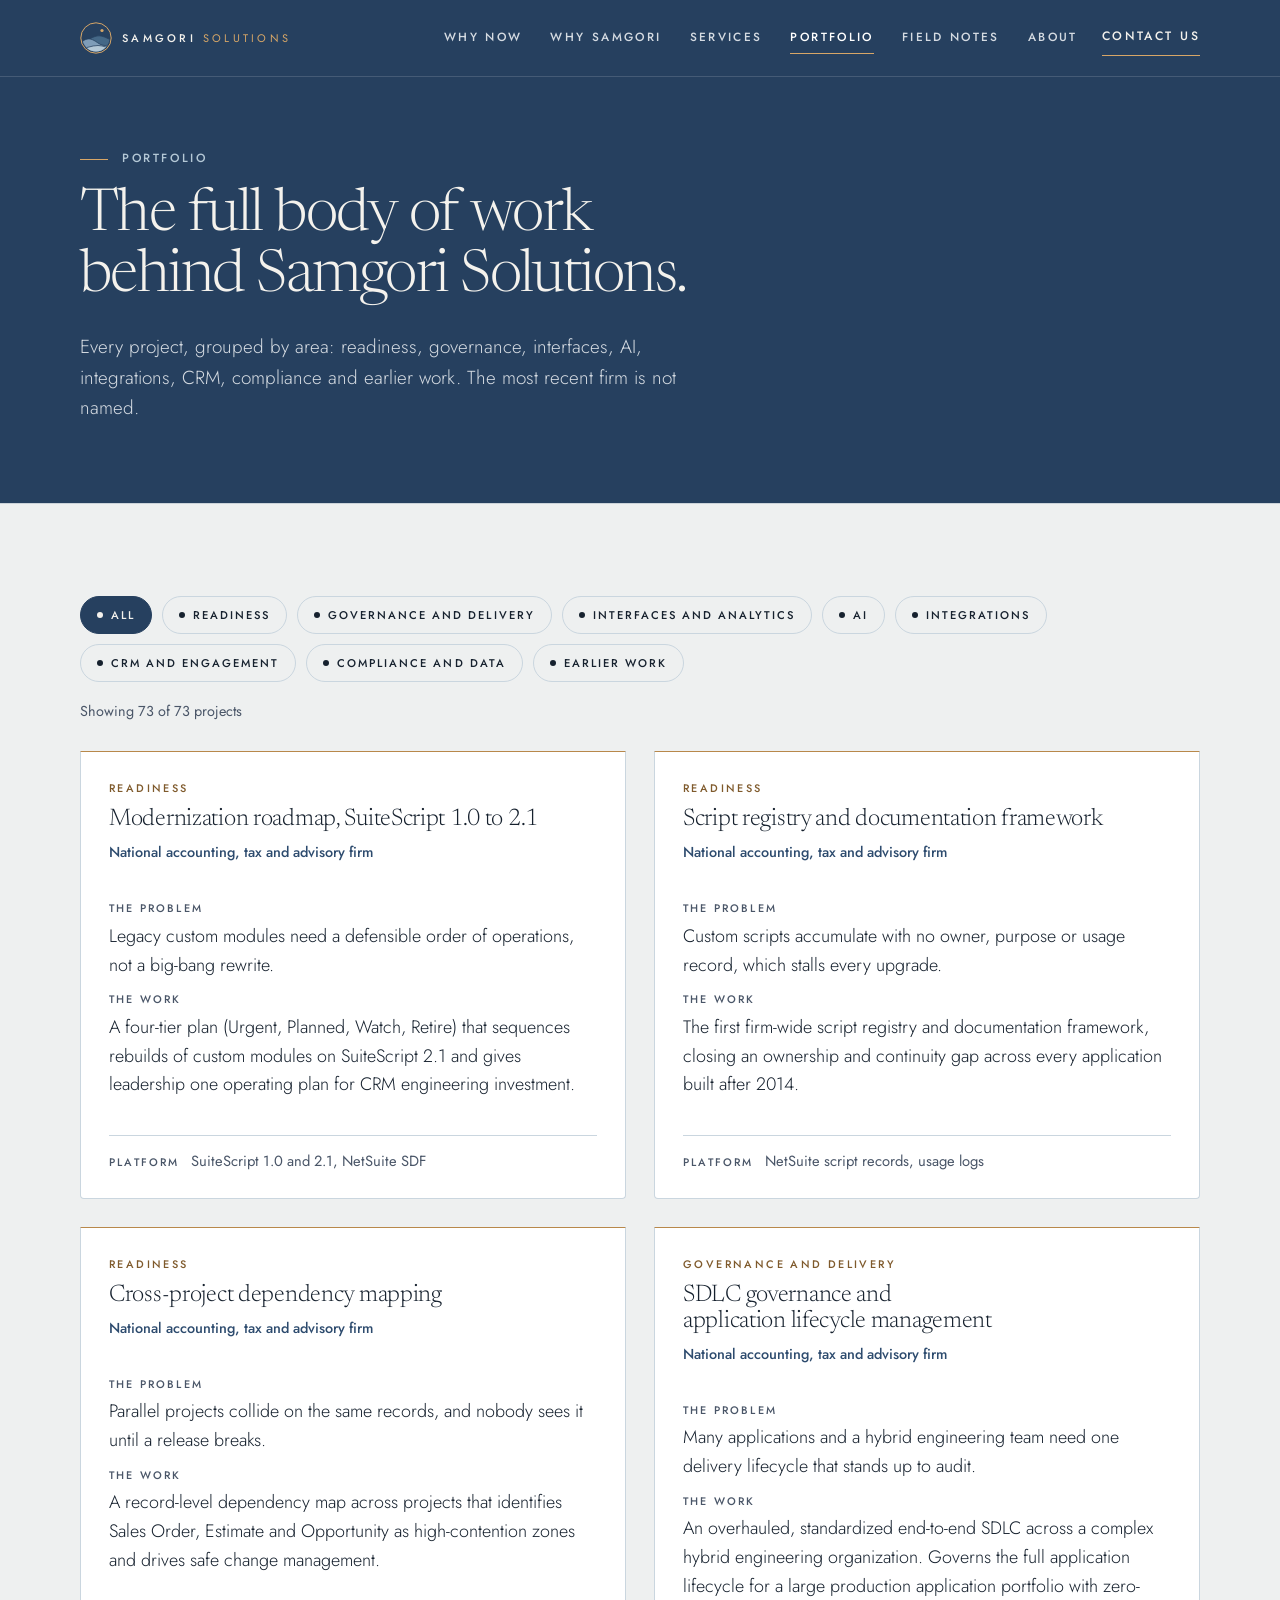
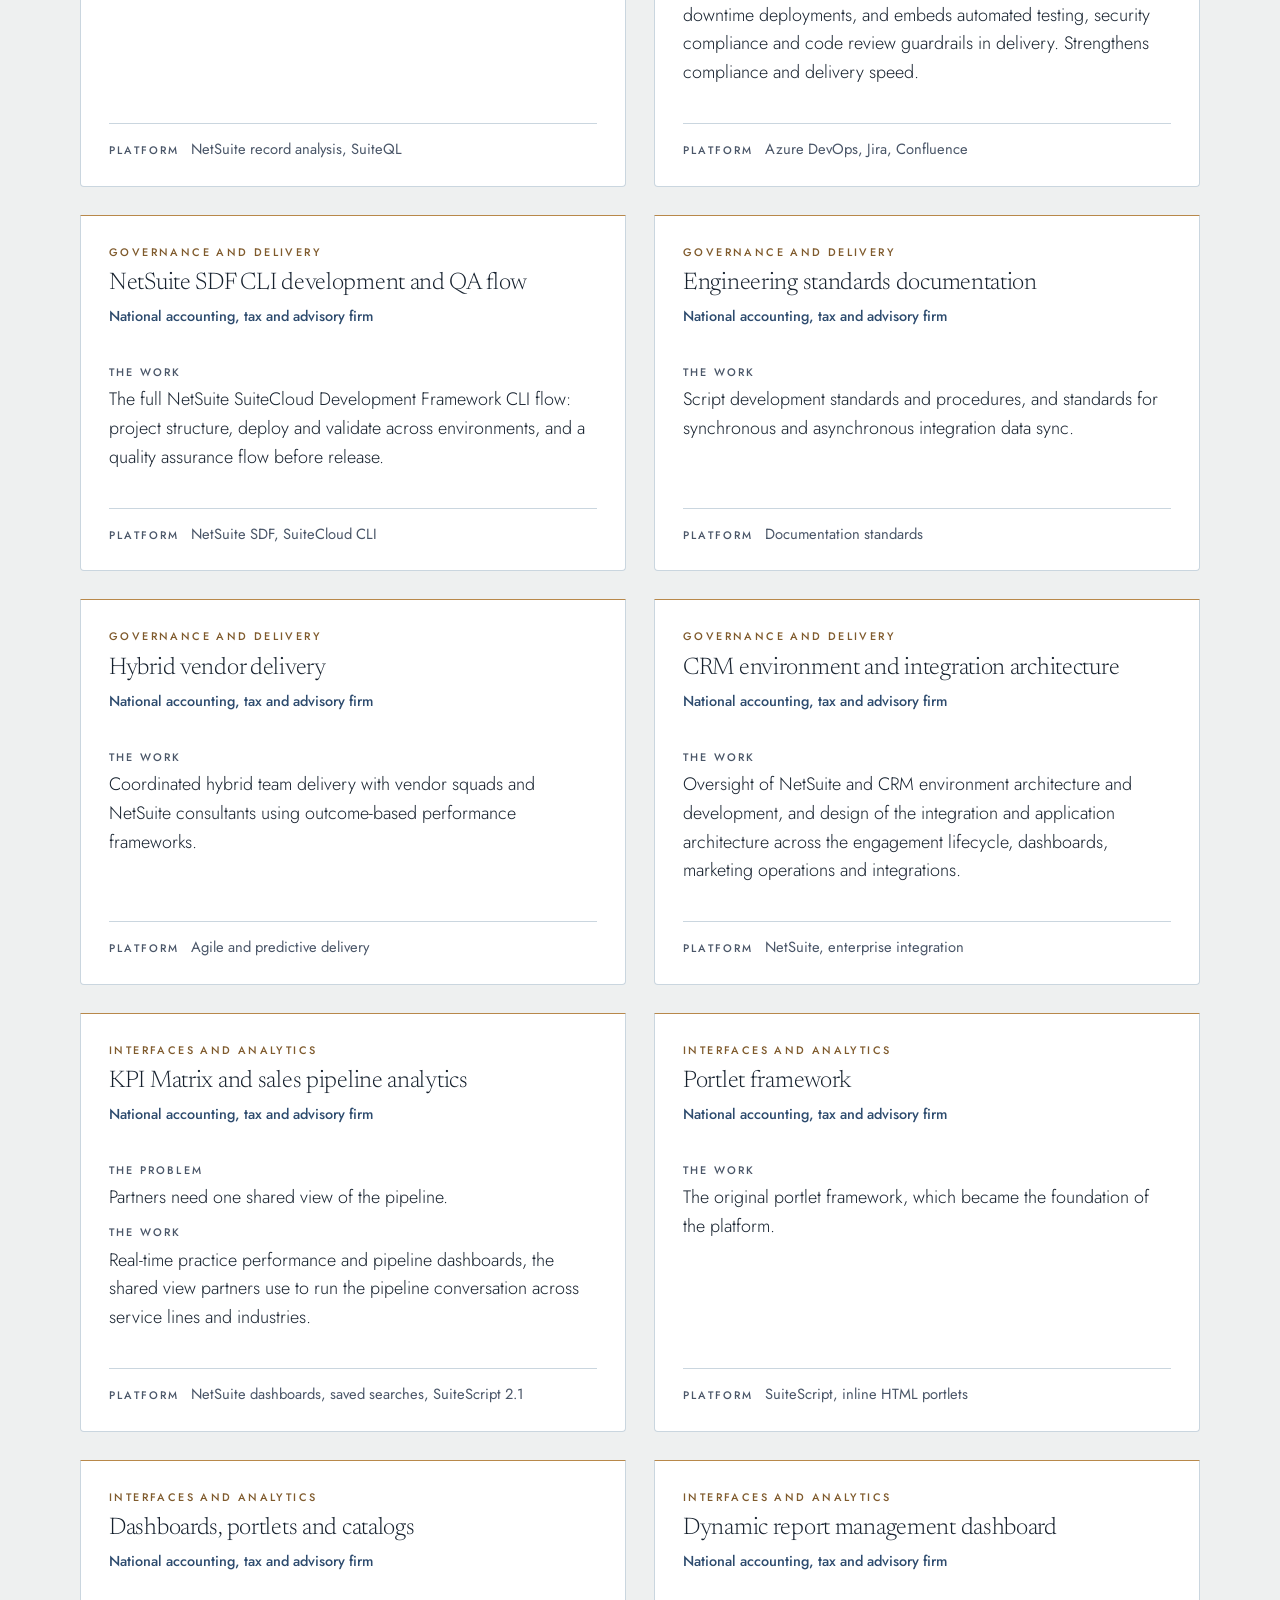
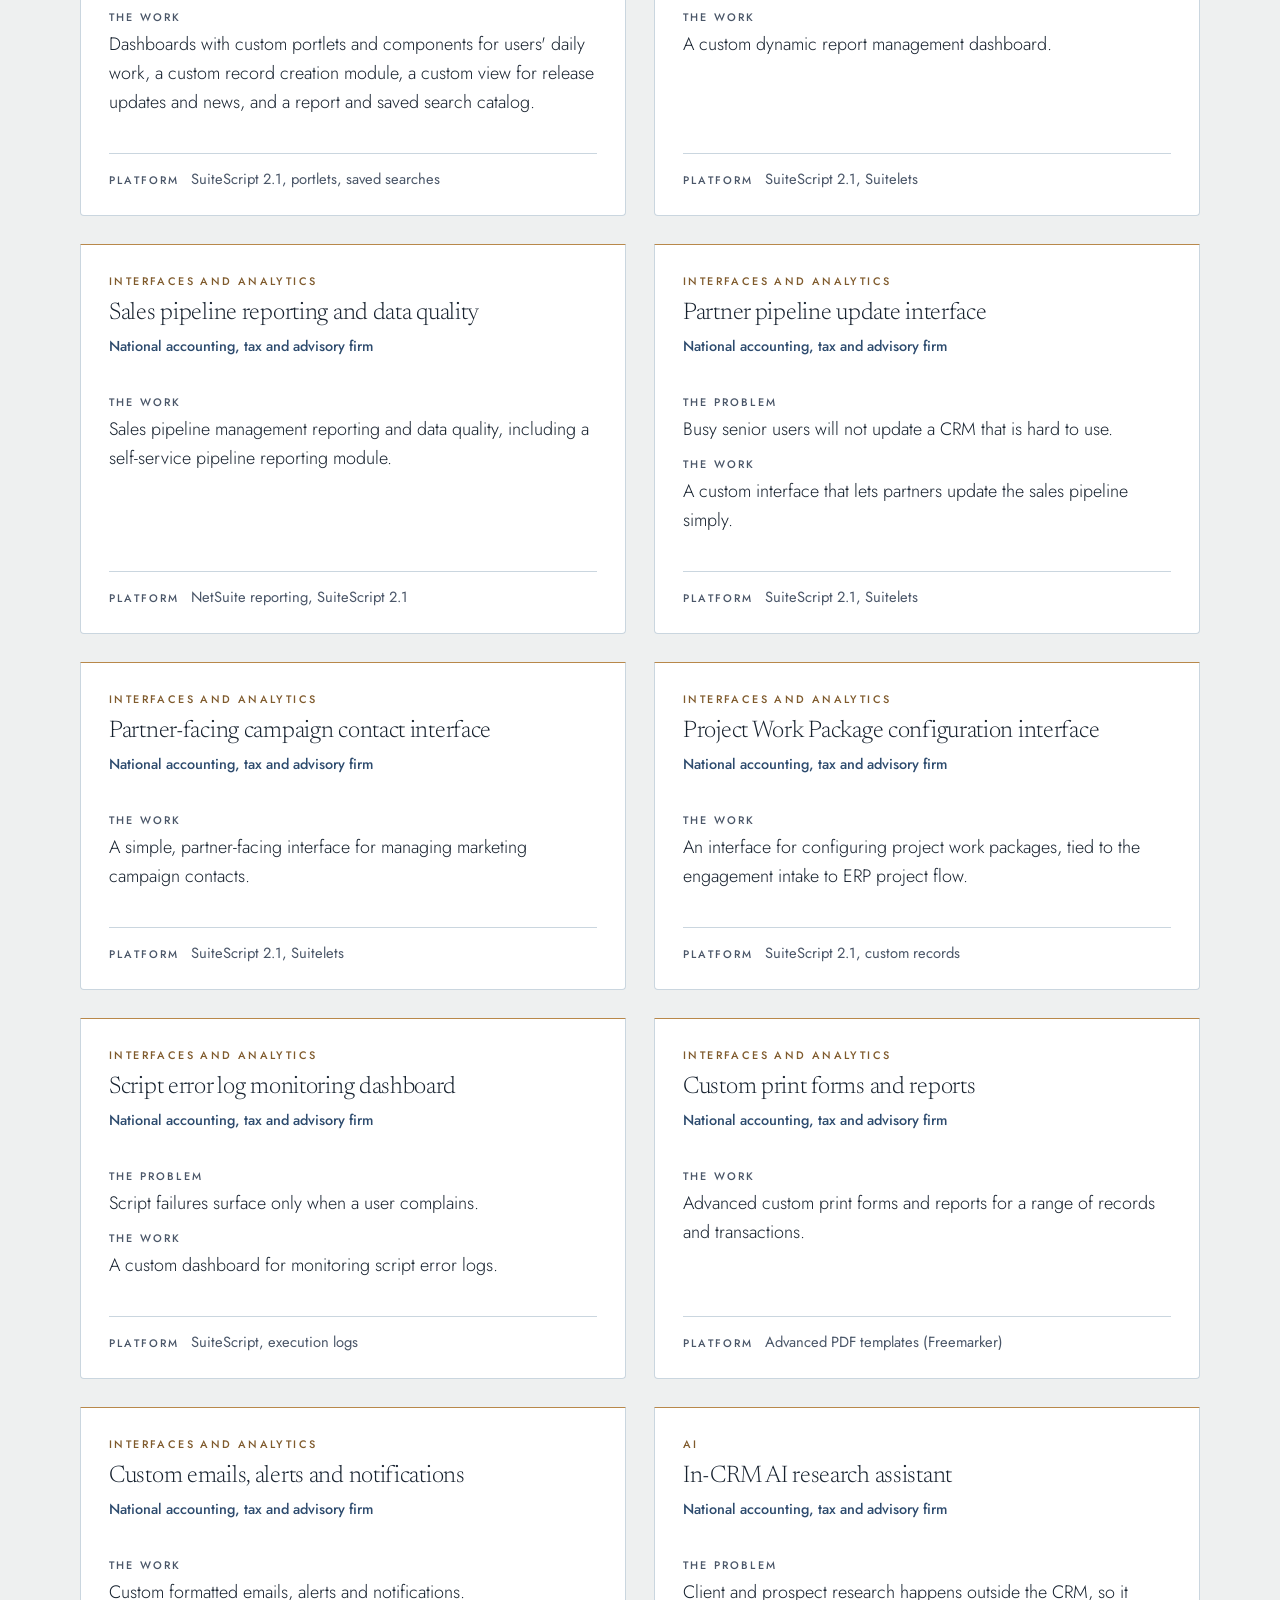
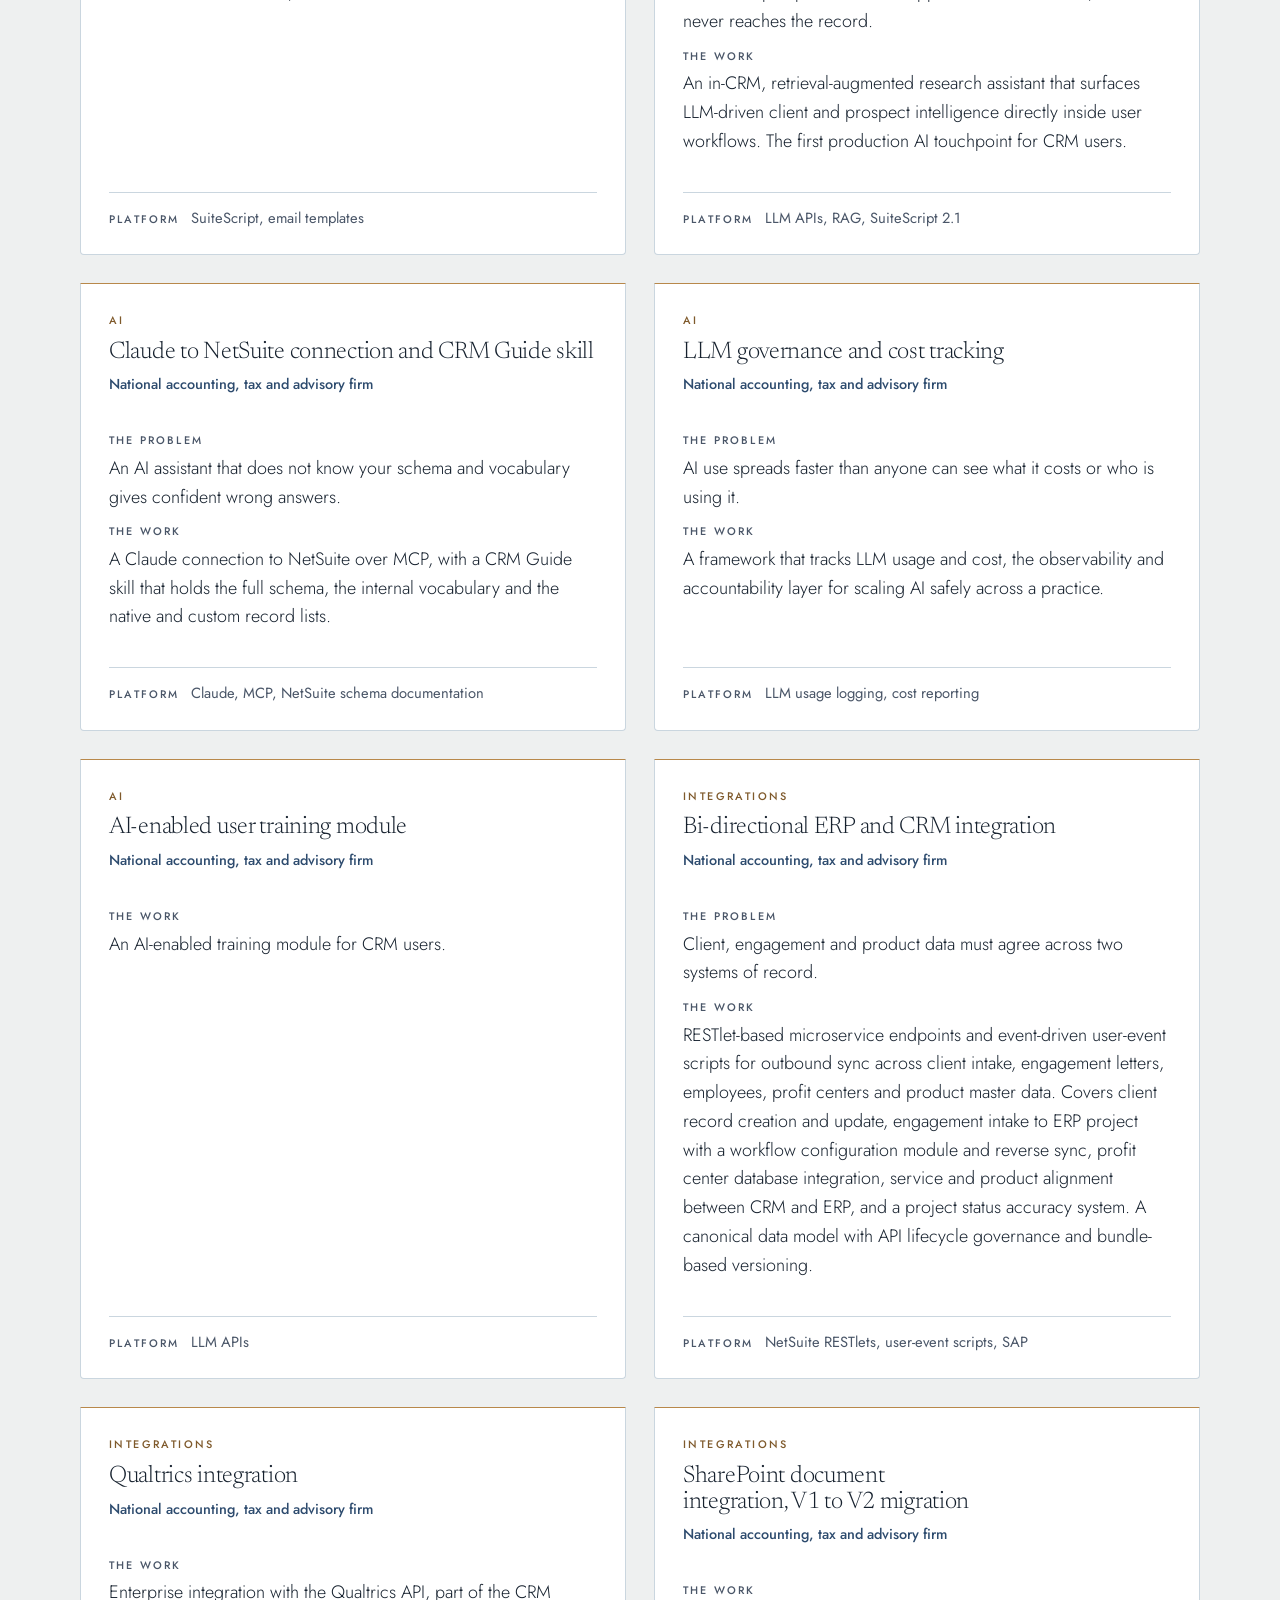
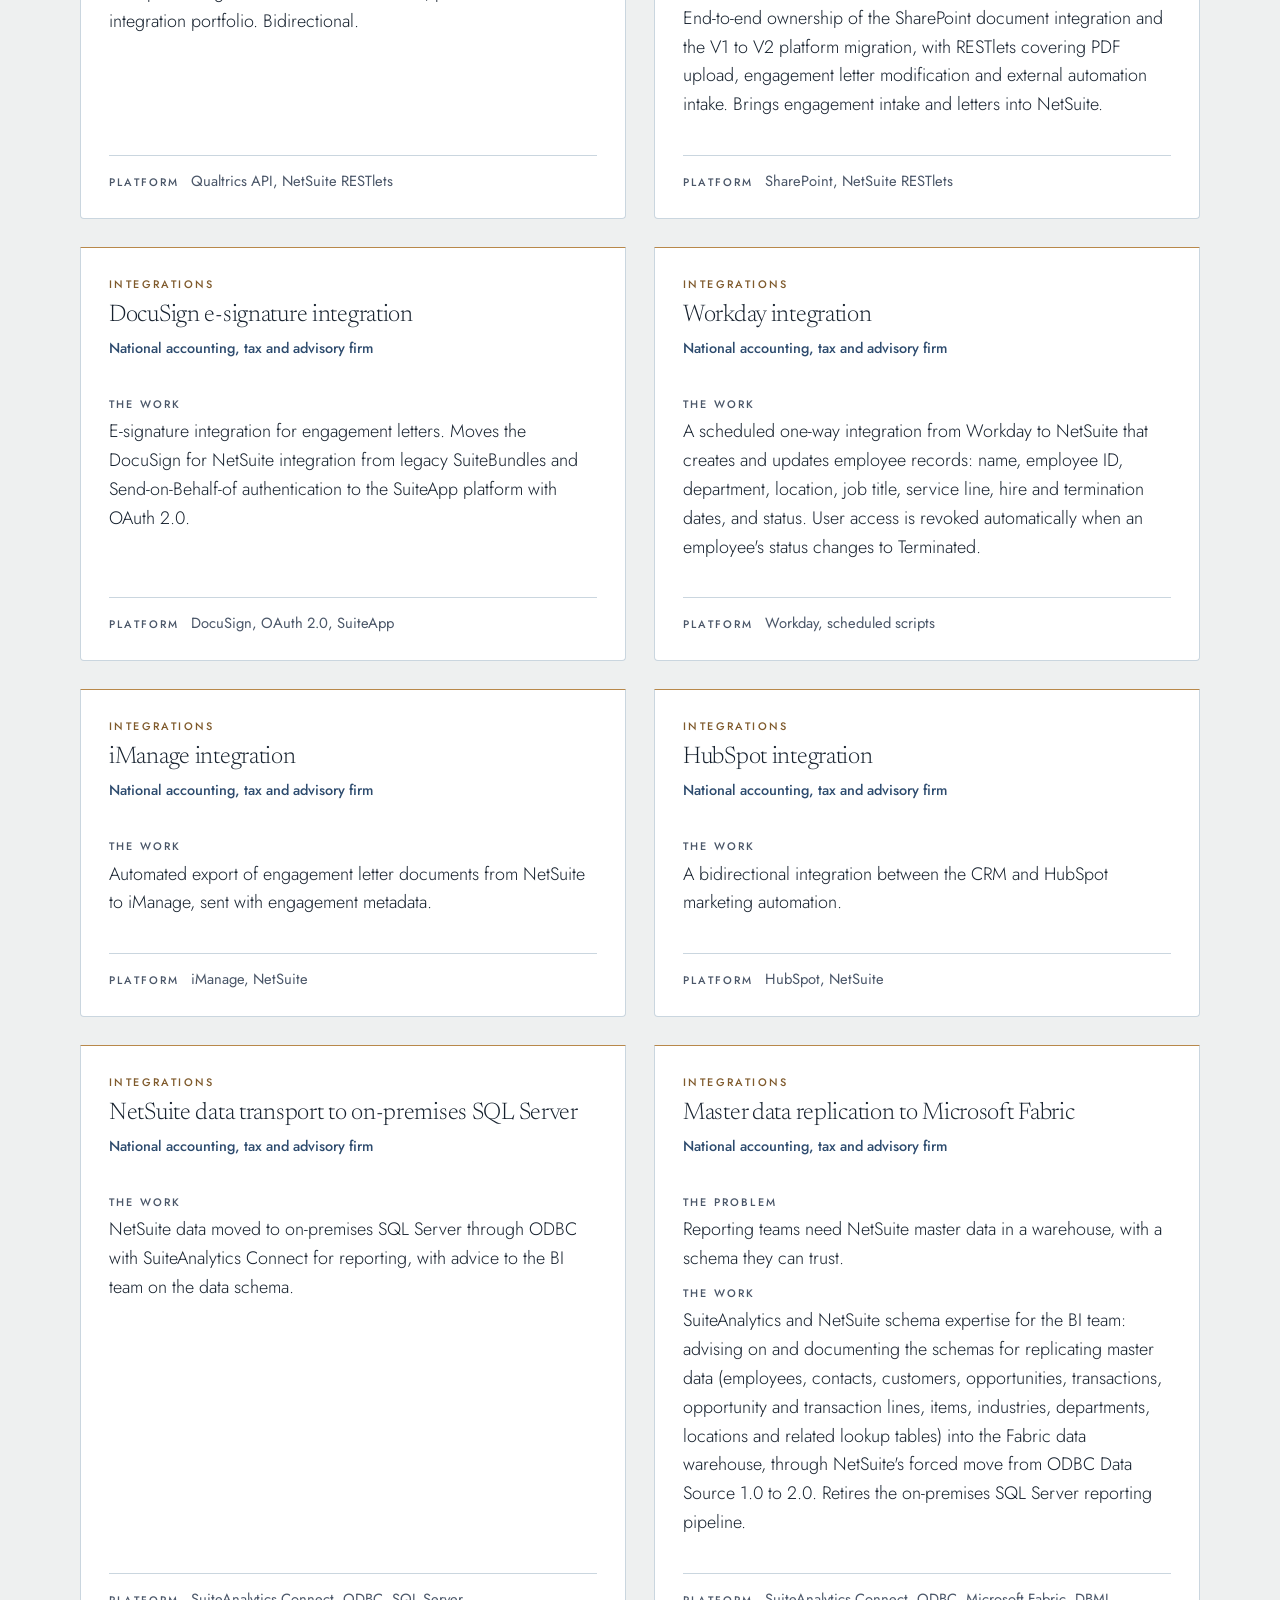
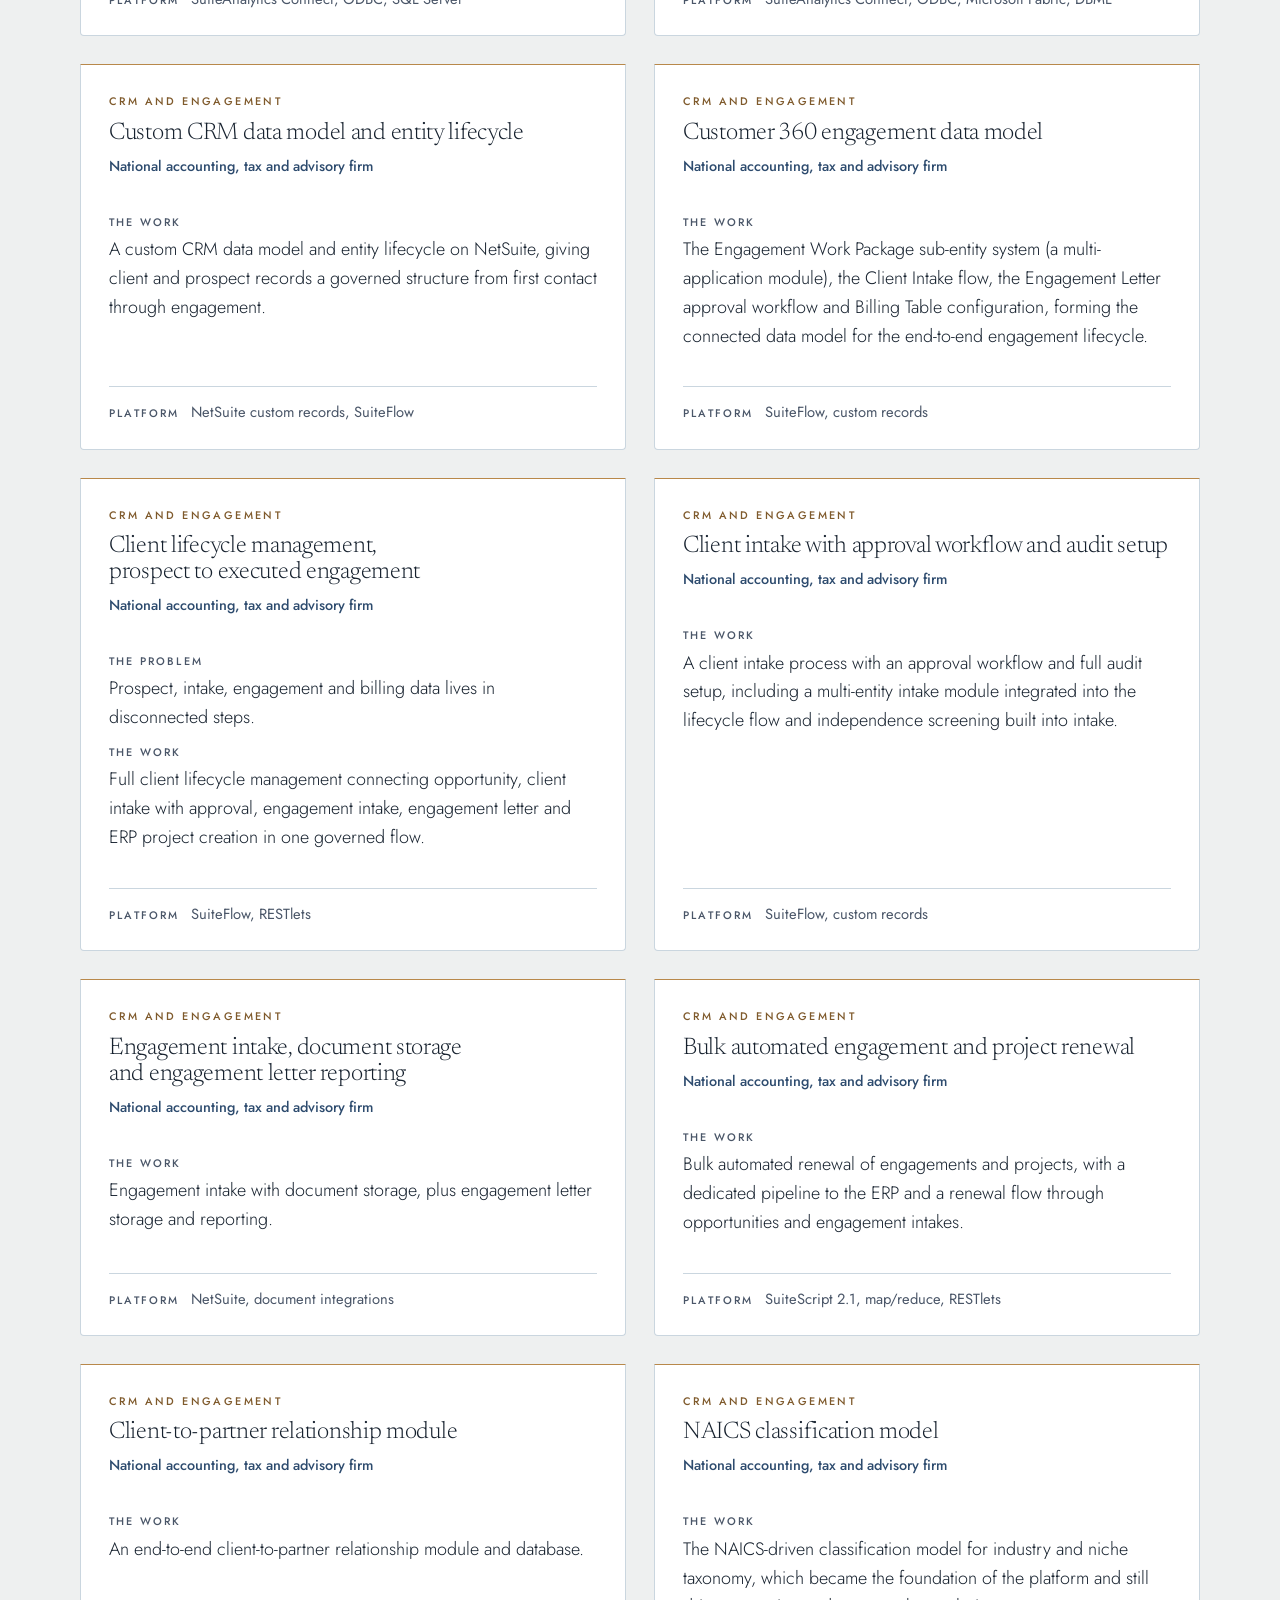
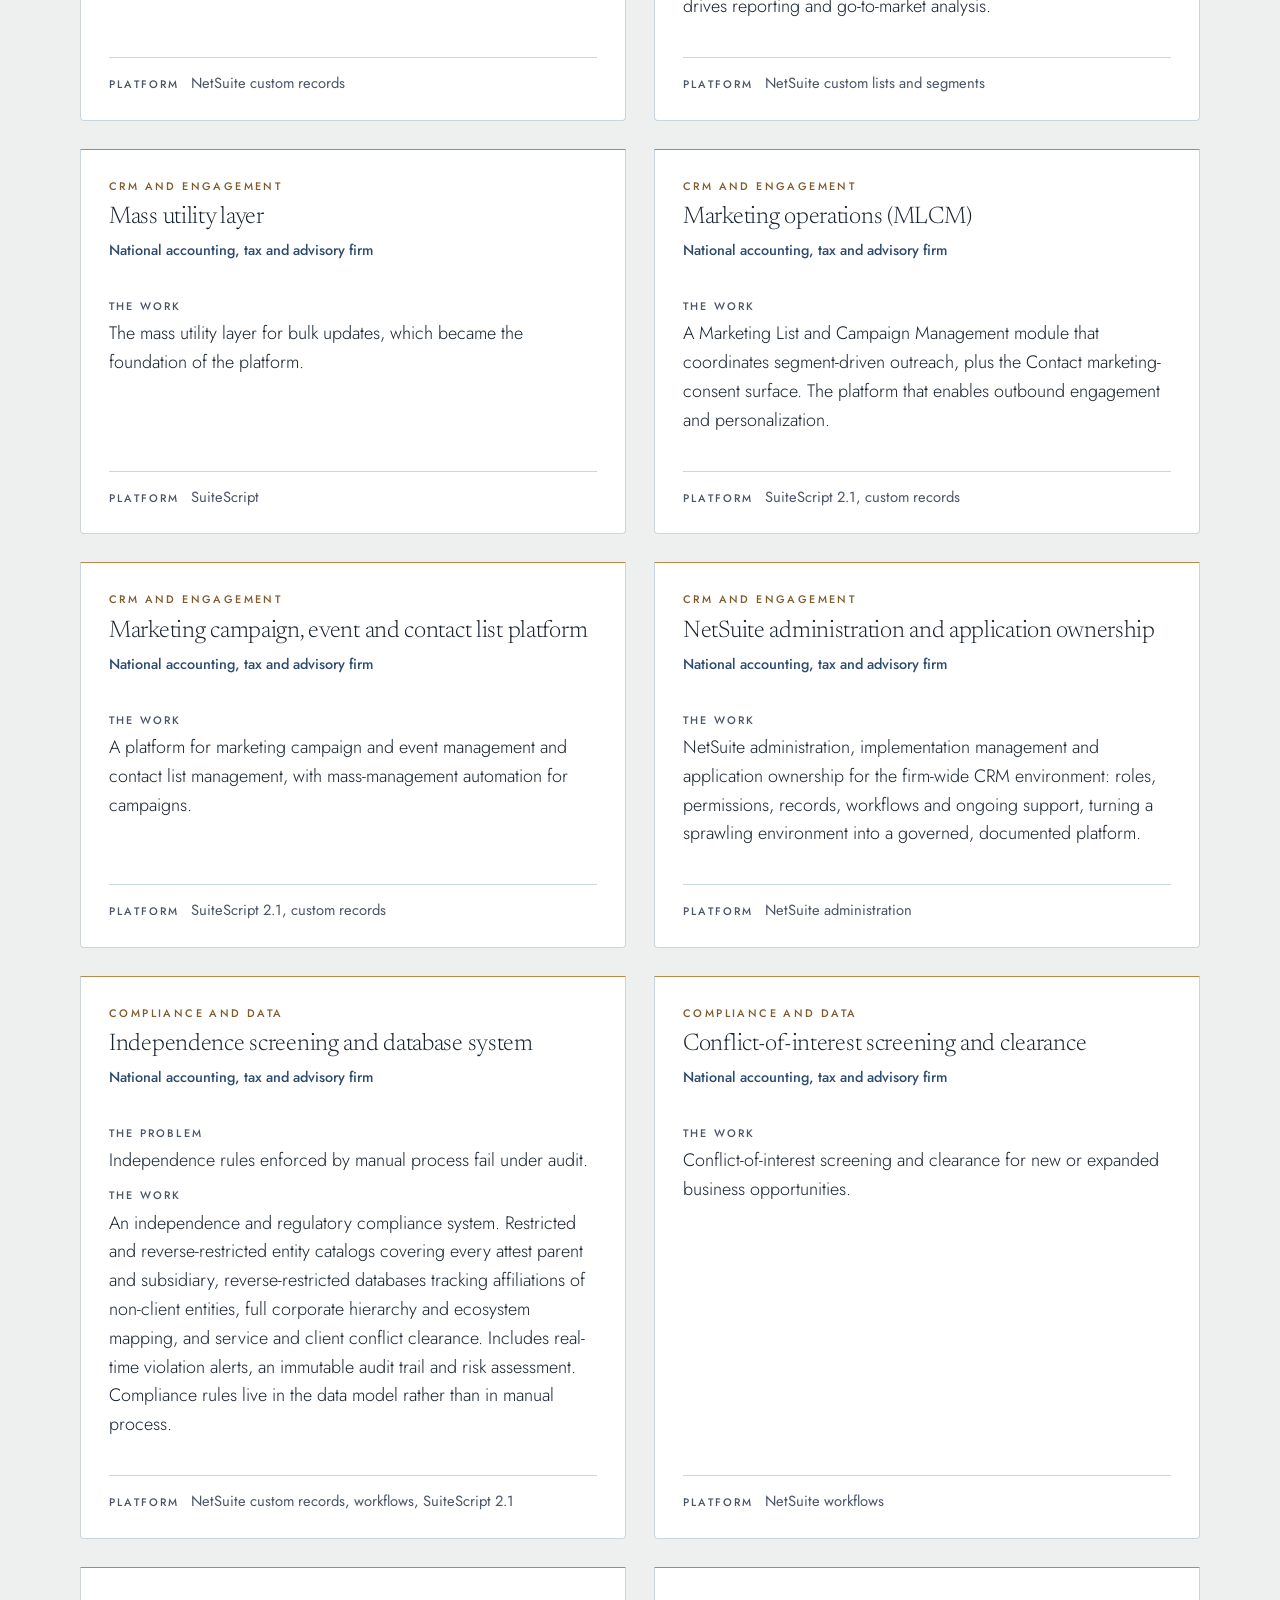
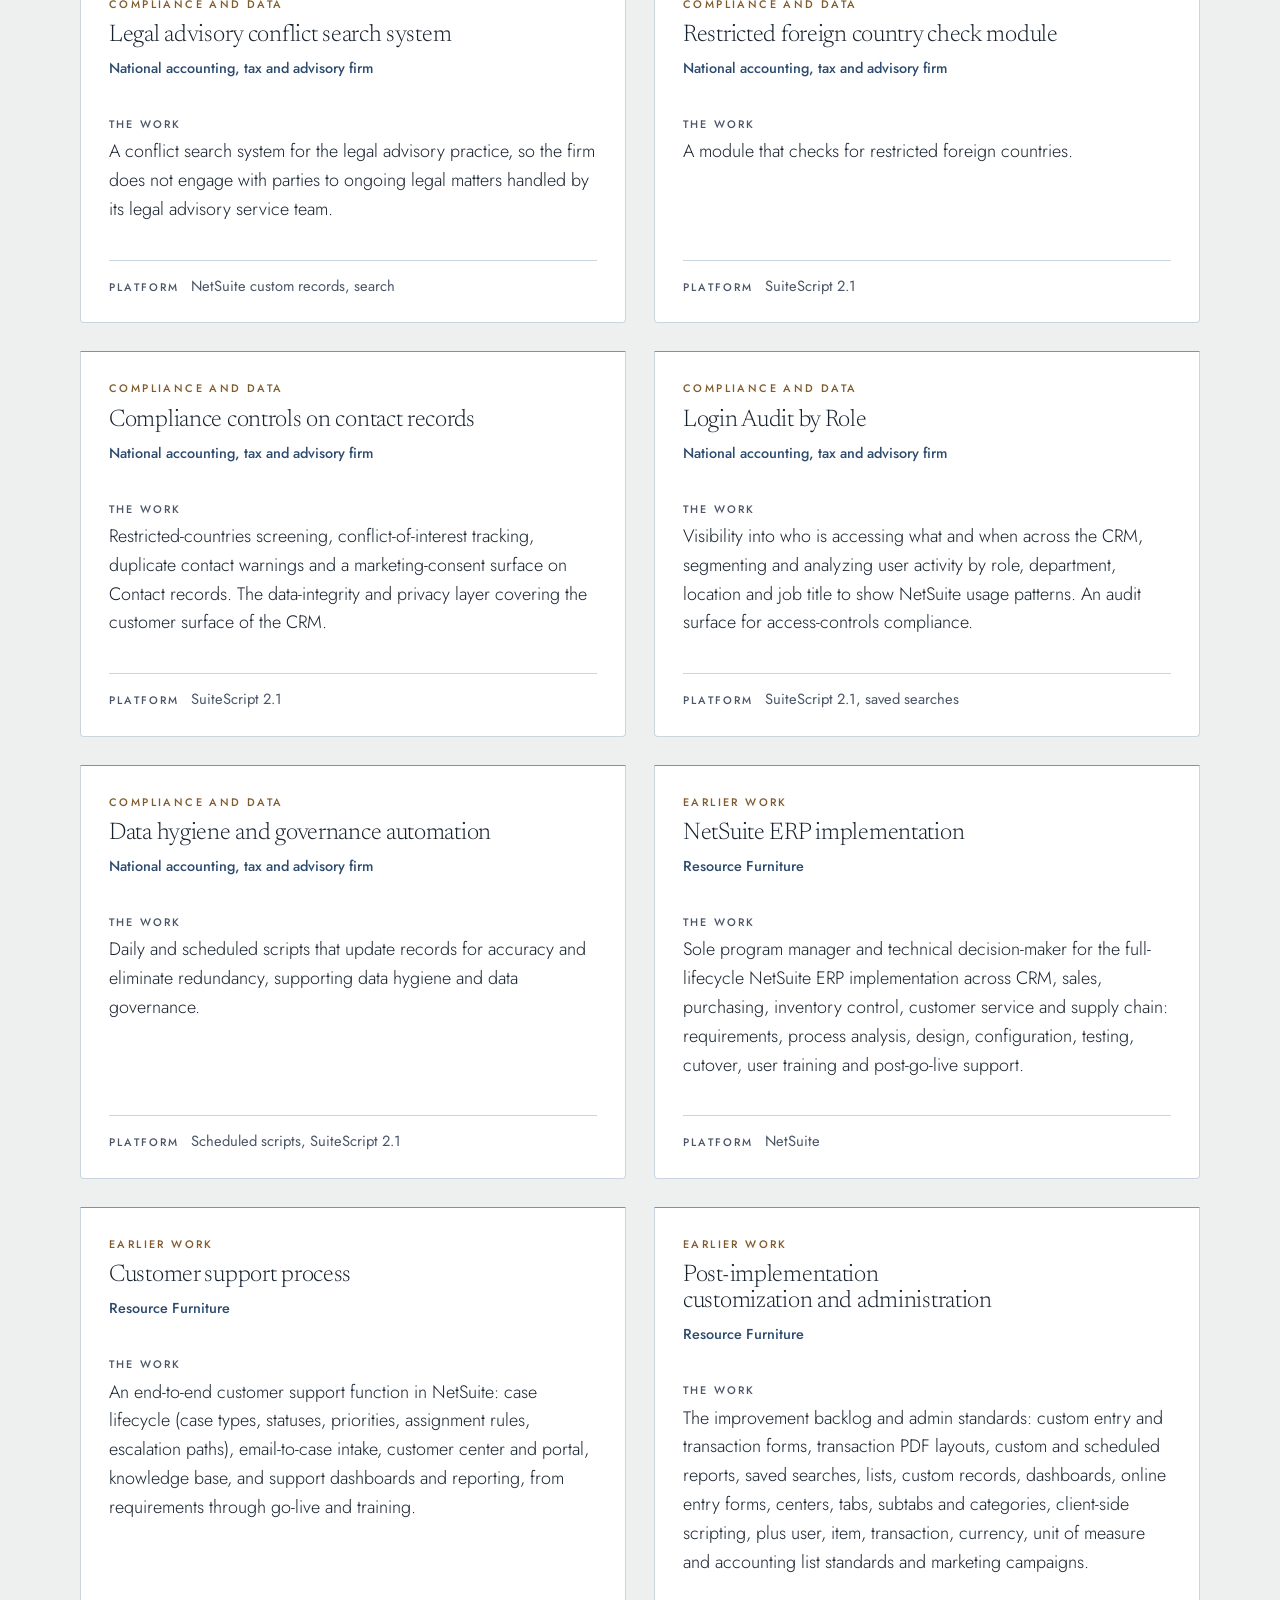
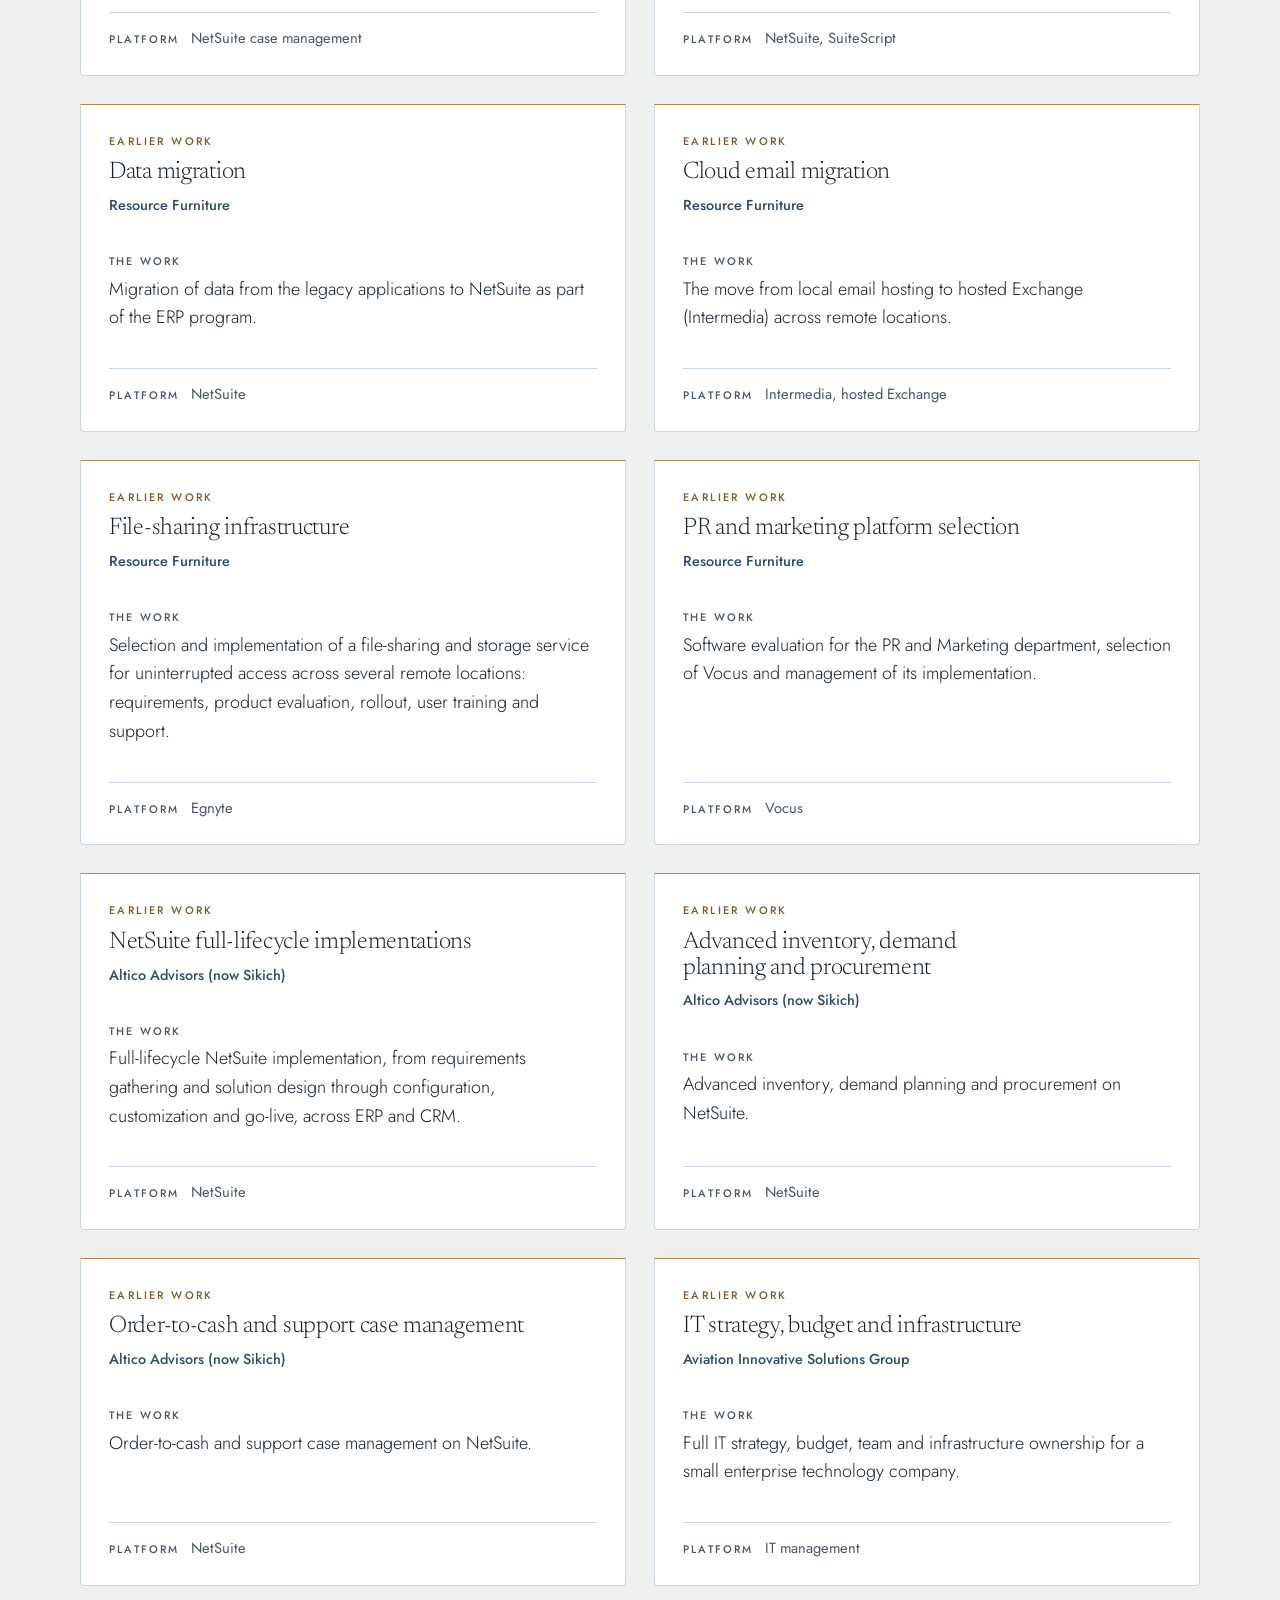
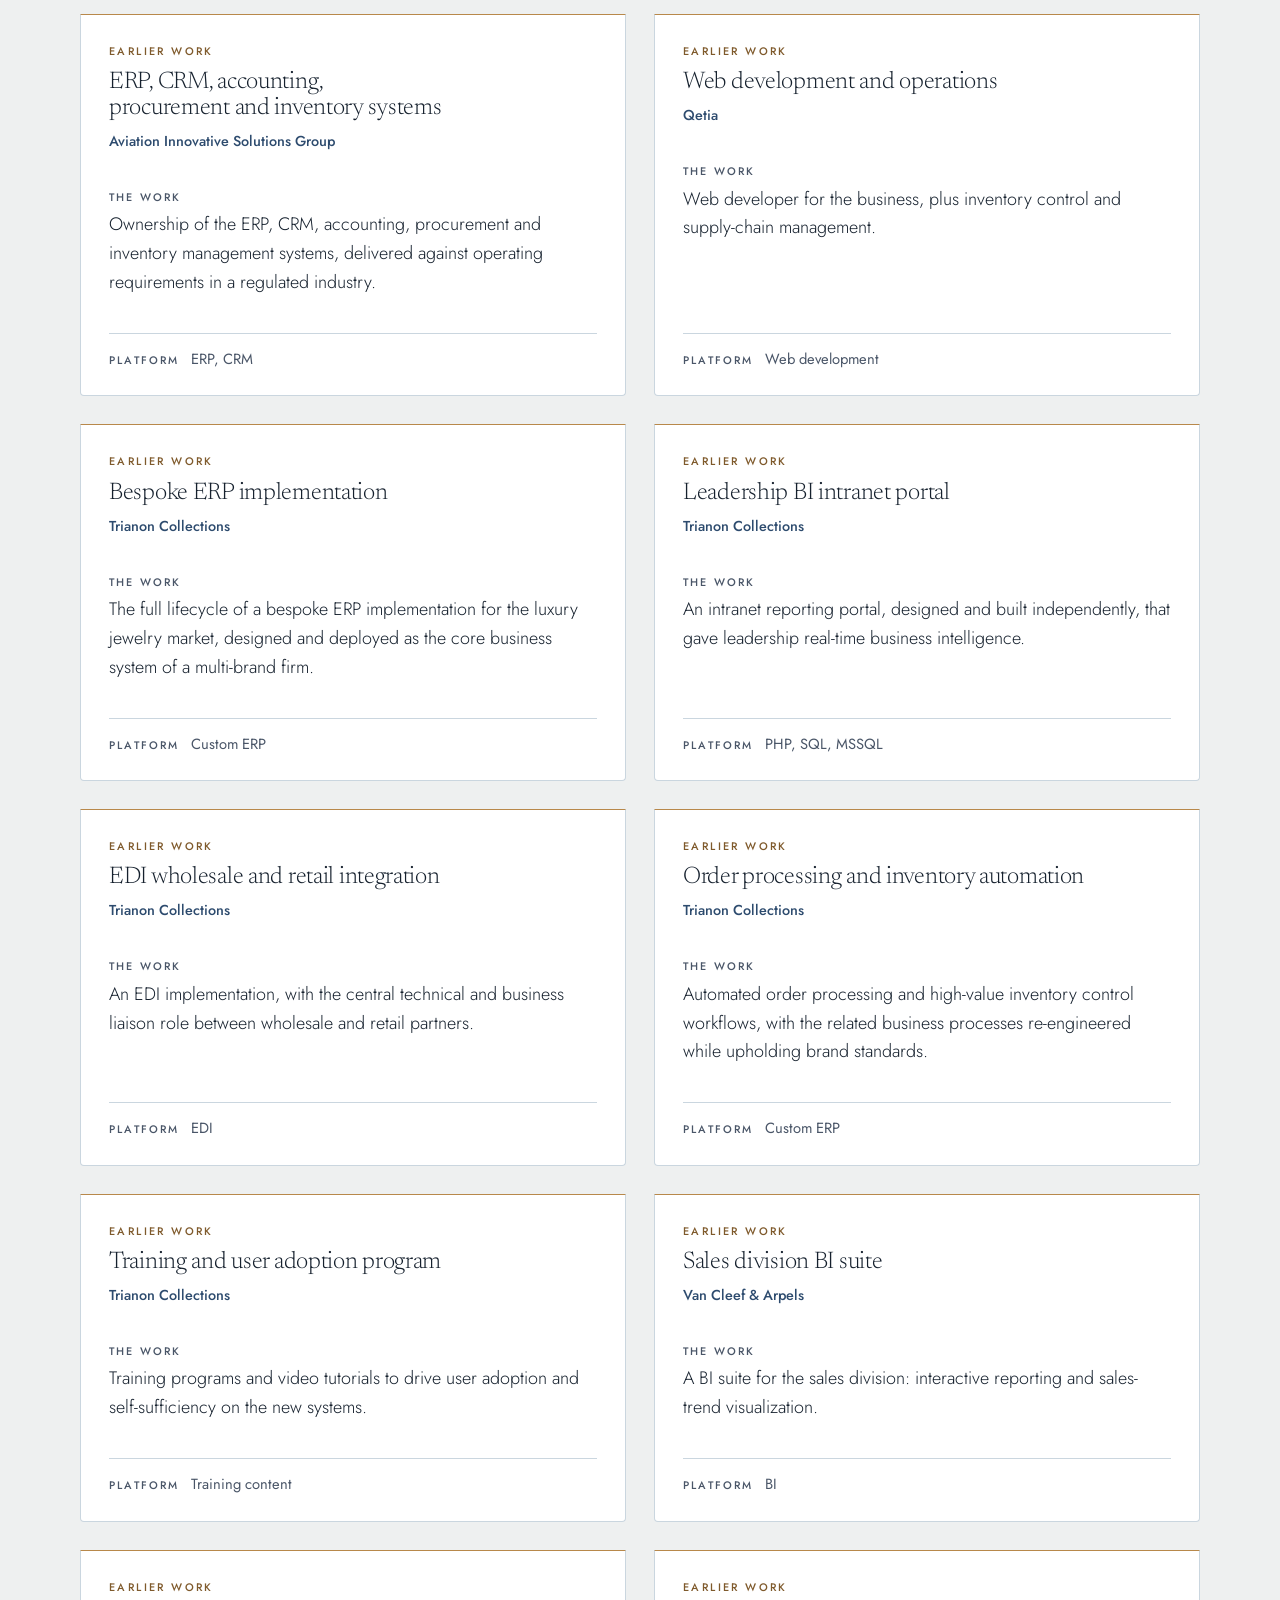
<file: public/portfolio.html>
<!doctype html>
<html lang="en">
<head>
<!-- Google tag (gtag.js) -->
<script async src="https://www.googletagmanager.com/gtag/js?id=G-4RE97HDG5K"></script>
<script>
  window.dataLayer = window.dataLayer || [];
  function gtag(){dataLayer.push(arguments);}
  gtag('js', new Date());

  gtag('config', 'G-4RE97HDG5K');
</script>
<meta charset="utf-8">
<meta name="viewport" content="width=device-width, initial-scale=1, viewport-fit=cover">
<title>Portfolio · Samgori Solutions</title>
<link rel="icon" type="image/svg+xml" href="data:image/svg+xml,%3Csvg%20xmlns%3D%22http%3A//www.w3.org/2000/svg%22%20viewBox%3D%22-4%20-4%2072%2072%22%3E%3Crect%20x%3D%22-4%22%20y%3D%22-4%22%20width%3D%2272%22%20height%3D%2272%22%20rx%3D%2216%22%20fill%3D%22%2326405F%22/%3E%3Cdefs%3E%3CclipPath%20id%3D%22k4%22%3E%3Ccircle%20cx%3D%2232%22%20cy%3D%2232%22%20r%3D%2225%22/%3E%3C/clipPath%3E%3C/defs%3E%3Ccircle%20cx%3D%2232%22%20cy%3D%2232%22%20r%3D%2229.6%22%20fill%3D%22none%22%20stroke%3D%22%23D7A667%22%20stroke-width%3D%223.6%22/%3E%3Cg%20clip-path%3D%22url%28%23k4%29%22%3E%3Cpath%20d%3D%22M6%2062%20A26%2026%200%200%201%2058%2062%20Z%22%20fill%3D%22%23B4C8D6%22%20stroke%3D%22%2326405F%22%20stroke-width%3D%221.5%22%20stroke-linejoin%3D%22round%22/%3E%3C/g%3E%3Ccircle%20cx%3D%2242%22%20cy%3D%2219%22%20r%3D%224%22%20fill%3D%22%23D7A667%22/%3E%3C/svg%3E">
<link rel="stylesheet" href="https://fonts.googleapis.com/css2?family=Jost:wght@300;400;500&family=Newsreader:ital,opsz,wght@0,6..72,300;0,6..72,400;1,6..72,300;1,6..72,400&display=swap">
<link rel="stylesheet" href="styles.css">
</head>
<body>
<header class="site-header on-navy">
  <div class="wrap">
    <a class="brand" href="./" aria-label="Samgori Solutions home"><svg class="logo-h" viewBox="0 0 430 80" xmlns="http://www.w3.org/2000/svg" role="img" aria-label="Samgori Solutions"><g transform="translate(0 8)"><defs><clipPath id="k1"><circle cx="32" cy="32" r="27"/></clipPath></defs><circle cx="32" cy="32" r="30.4" fill="none" stroke="#D7A667" stroke-width="2"/><g clip-path="url(#k1)"><path d="M0 40 C14 40 22 30 34 28 C46 26 54 34 64 36 V70 H0Z" fill="#456887" stroke="#26405F" stroke-width="1.5" stroke-linejoin="round"/><path d="M0 44 C6 37 12 33 20 34 C32 36 38 47 50 47 C56 47 60 45 64 44 V70 H0Z" fill="#7F9DB8" stroke="#26405F" stroke-width="1.5" stroke-linejoin="round"/><path d="M0 53 C14 53 22 47 36 47 C48 47 54 53 64 51 V70 H0Z" fill="#B4C8D6" stroke="#26405F" stroke-width="1.5" stroke-linejoin="round"/><circle cx="44" cy="17" r="3.2" fill="#D7A667"/></g></g><text x="84" y="47" font-family="Jost,sans-serif" font-size="22" letter-spacing="6.5" fill="#F4F2ED"><tspan font-weight="500">SAMGORI</tspan><tspan font-weight="400" fill="#D7A667" dx="14">SOLUTIONS</tspan></text></svg></a>
    <nav class="nav" aria-label="Primary">
      <a class="nav-link" href="./#why-now">Why now</a>
      <a class="nav-link" href="./#why-samgori">Why Samgori</a>
      <a class="nav-link" href="services.html">Services</a>
      <a class="nav-link" href="portfolio.html" aria-current="page">Portfolio</a>
      <a class="nav-link" href="field-notes/">Field Notes</a>
      <a class="nav-link" href="https://www.maiaeliozashvili.com" target="_blank" rel="noopener">About</a>
    </nav>
    <a class="btn head-cta" href="about.html#contact"><span class="long">Contact Us</span><span class="short">Contact</span></a>
  </div>
</header>

<main id="top">
  <section class="page-hero on-navy" aria-labelledby="pf-hero">
    <div class="wrap">
      <p class="eyebrow">Portfolio</p>
      <h1 id="pf-hero">The full body of work behind Samgori Solutions.</h1>
      <p class="lede">Every project, grouped by area: readiness, governance, interfaces, AI, integrations, CRM, compliance and earlier work. The most recent firm is not named.</p>
    </div>
  </section>

  <section class="band" aria-labelledby="pf-title">
    <div class="wrap">
      <h2 id="pf-title" class="sr-only">Projects</h2>
      <div class="chips" role="group" aria-label="Filter projects by area"><button type="button" class="chip" data-f="all" aria-pressed="true">All</button><button type="button" class="chip" data-f="ready" aria-pressed="false">Readiness</button><button type="button" class="chip" data-f="gov" aria-pressed="false">Governance and delivery</button><button type="button" class="chip" data-f="ui" aria-pressed="false">Interfaces and analytics</button><button type="button" class="chip" data-f="ai" aria-pressed="false">AI</button><button type="button" class="chip" data-f="int" aria-pressed="false">Integrations</button><button type="button" class="chip" data-f="crm" aria-pressed="false">CRM and engagement</button><button type="button" class="chip" data-f="comp" aria-pressed="false">Compliance and data</button><button type="button" class="chip" data-f="early" aria-pressed="false">Earlier work</button></div>
      <p class="pf-count" id="pf-count" aria-live="polite"></p>
      <div class="proj-grid" id="pf-grid"><article class="proj" data-cat="ready">
  <p class="proj-tag">Readiness</p>
  <h3>Modernization roadmap, SuiteScript 1.0 to 2.1</h3>
  <p class="proj-org">National accounting, tax and advisory firm</p>
  <dl><dt>The problem</dt><dd>Legacy custom modules need a defensible order of operations, not a big-bang rewrite.</dd><dt>The work</dt><dd>A four-tier plan (Urgent, Planned, Watch, Retire) that sequences rebuilds of custom modules on SuiteScript 2.1 and gives leadership one operating plan for CRM engineering investment.</dd></dl>
  <p class="proj-stack"><span>Platform</span> SuiteScript 1.0 and 2.1, NetSuite SDF</p>
</article><article class="proj" data-cat="ready">
  <p class="proj-tag">Readiness</p>
  <h3>Script registry and documentation framework</h3>
  <p class="proj-org">National accounting, tax and advisory firm</p>
  <dl><dt>The problem</dt><dd>Custom scripts accumulate with no owner, purpose or usage record, which stalls every upgrade.</dd><dt>The work</dt><dd>The first firm-wide script registry and documentation framework, closing an ownership and continuity gap across every application built after 2014.</dd></dl>
  <p class="proj-stack"><span>Platform</span> NetSuite script records, usage logs</p>
</article><article class="proj" data-cat="ready">
  <p class="proj-tag">Readiness</p>
  <h3>Cross-project dependency mapping</h3>
  <p class="proj-org">National accounting, tax and advisory firm</p>
  <dl><dt>The problem</dt><dd>Parallel projects collide on the same records, and nobody sees it until a release breaks.</dd><dt>The work</dt><dd>A record-level dependency map across projects that identifies Sales Order, Estimate and Opportunity as high-contention zones and drives safe change management.</dd></dl>
  <p class="proj-stack"><span>Platform</span> NetSuite record analysis, SuiteQL</p>
</article><article class="proj" data-cat="gov">
  <p class="proj-tag">Governance and delivery</p>
  <h3>SDLC governance and application lifecycle management</h3>
  <p class="proj-org">National accounting, tax and advisory firm</p>
  <dl><dt>The problem</dt><dd>Many applications and a hybrid engineering team need one delivery lifecycle that stands up to audit.</dd><dt>The work</dt><dd>An overhauled, standardized end-to-end SDLC across a complex hybrid engineering organization. Governs the full application lifecycle for a large production application portfolio with zero-downtime deployments, and embeds automated testing, security compliance and code review guardrails in delivery. Strengthens compliance and delivery speed.</dd></dl>
  <p class="proj-stack"><span>Platform</span> Azure DevOps, Jira, Confluence</p>
</article><article class="proj" data-cat="gov">
  <p class="proj-tag">Governance and delivery</p>
  <h3>NetSuite SDF CLI development and QA flow</h3>
  <p class="proj-org">National accounting, tax and advisory firm</p>
  <dl><dt>The work</dt><dd>The full NetSuite SuiteCloud Development Framework CLI flow: project structure, deploy and validate across environments, and a quality assurance flow before release.</dd></dl>
  <p class="proj-stack"><span>Platform</span> NetSuite SDF, SuiteCloud CLI</p>
</article><article class="proj" data-cat="gov">
  <p class="proj-tag">Governance and delivery</p>
  <h3>Engineering standards documentation</h3>
  <p class="proj-org">National accounting, tax and advisory firm</p>
  <dl><dt>The work</dt><dd>Script development standards and procedures, and standards for synchronous and asynchronous integration data sync.</dd></dl>
  <p class="proj-stack"><span>Platform</span> Documentation standards</p>
</article><article class="proj" data-cat="gov">
  <p class="proj-tag">Governance and delivery</p>
  <h3>Hybrid vendor delivery</h3>
  <p class="proj-org">National accounting, tax and advisory firm</p>
  <dl><dt>The work</dt><dd>Coordinated hybrid team delivery with vendor squads and NetSuite consultants using outcome-based performance frameworks.</dd></dl>
  <p class="proj-stack"><span>Platform</span> Agile and predictive delivery</p>
</article><article class="proj" data-cat="gov">
  <p class="proj-tag">Governance and delivery</p>
  <h3>CRM environment and integration architecture</h3>
  <p class="proj-org">National accounting, tax and advisory firm</p>
  <dl><dt>The work</dt><dd>Oversight of NetSuite and CRM environment architecture and development, and design of the integration and application architecture across the engagement lifecycle, dashboards, marketing operations and integrations.</dd></dl>
  <p class="proj-stack"><span>Platform</span> NetSuite, enterprise integration</p>
</article><article class="proj" data-cat="ui">
  <p class="proj-tag">Interfaces and analytics</p>
  <h3>KPI Matrix and sales pipeline analytics</h3>
  <p class="proj-org">National accounting, tax and advisory firm</p>
  <dl><dt>The problem</dt><dd>Partners need one shared view of the pipeline.</dd><dt>The work</dt><dd>Real-time practice performance and pipeline dashboards, the shared view partners use to run the pipeline conversation across service lines and industries.</dd></dl>
  <p class="proj-stack"><span>Platform</span> NetSuite dashboards, saved searches, SuiteScript 2.1</p>
</article><article class="proj" data-cat="ui">
  <p class="proj-tag">Interfaces and analytics</p>
  <h3>Portlet framework</h3>
  <p class="proj-org">National accounting, tax and advisory firm</p>
  <dl><dt>The work</dt><dd>The original portlet framework, which became the foundation of the platform.</dd></dl>
  <p class="proj-stack"><span>Platform</span> SuiteScript, inline HTML portlets</p>
</article><article class="proj" data-cat="ui">
  <p class="proj-tag">Interfaces and analytics</p>
  <h3>Dashboards, portlets and catalogs</h3>
  <p class="proj-org">National accounting, tax and advisory firm</p>
  <dl><dt>The work</dt><dd>Dashboards with custom portlets and components for users&#x27; daily work, a custom record creation module, a custom view for release updates and news, and a report and saved search catalog.</dd></dl>
  <p class="proj-stack"><span>Platform</span> SuiteScript 2.1, portlets, saved searches</p>
</article><article class="proj" data-cat="ui">
  <p class="proj-tag">Interfaces and analytics</p>
  <h3>Dynamic report management dashboard</h3>
  <p class="proj-org">National accounting, tax and advisory firm</p>
  <dl><dt>The work</dt><dd>A custom dynamic report management dashboard.</dd></dl>
  <p class="proj-stack"><span>Platform</span> SuiteScript 2.1, Suitelets</p>
</article><article class="proj" data-cat="ui">
  <p class="proj-tag">Interfaces and analytics</p>
  <h3>Sales pipeline reporting and data quality</h3>
  <p class="proj-org">National accounting, tax and advisory firm</p>
  <dl><dt>The work</dt><dd>Sales pipeline management reporting and data quality, including a self-service pipeline reporting module.</dd></dl>
  <p class="proj-stack"><span>Platform</span> NetSuite reporting, SuiteScript 2.1</p>
</article><article class="proj" data-cat="ui">
  <p class="proj-tag">Interfaces and analytics</p>
  <h3>Partner pipeline update interface</h3>
  <p class="proj-org">National accounting, tax and advisory firm</p>
  <dl><dt>The problem</dt><dd>Busy senior users will not update a CRM that is hard to use.</dd><dt>The work</dt><dd>A custom interface that lets partners update the sales pipeline simply.</dd></dl>
  <p class="proj-stack"><span>Platform</span> SuiteScript 2.1, Suitelets</p>
</article><article class="proj" data-cat="ui">
  <p class="proj-tag">Interfaces and analytics</p>
  <h3>Partner-facing campaign contact interface</h3>
  <p class="proj-org">National accounting, tax and advisory firm</p>
  <dl><dt>The work</dt><dd>A simple, partner-facing interface for managing marketing campaign contacts.</dd></dl>
  <p class="proj-stack"><span>Platform</span> SuiteScript 2.1, Suitelets</p>
</article><article class="proj" data-cat="ui">
  <p class="proj-tag">Interfaces and analytics</p>
  <h3>Project Work Package configuration interface</h3>
  <p class="proj-org">National accounting, tax and advisory firm</p>
  <dl><dt>The work</dt><dd>An interface for configuring project work packages, tied to the engagement intake to ERP project flow.</dd></dl>
  <p class="proj-stack"><span>Platform</span> SuiteScript 2.1, custom records</p>
</article><article class="proj" data-cat="ui">
  <p class="proj-tag">Interfaces and analytics</p>
  <h3>Script error log monitoring dashboard</h3>
  <p class="proj-org">National accounting, tax and advisory firm</p>
  <dl><dt>The problem</dt><dd>Script failures surface only when a user complains.</dd><dt>The work</dt><dd>A custom dashboard for monitoring script error logs.</dd></dl>
  <p class="proj-stack"><span>Platform</span> SuiteScript, execution logs</p>
</article><article class="proj" data-cat="ui">
  <p class="proj-tag">Interfaces and analytics</p>
  <h3>Custom print forms and reports</h3>
  <p class="proj-org">National accounting, tax and advisory firm</p>
  <dl><dt>The work</dt><dd>Advanced custom print forms and reports for a range of records and transactions.</dd></dl>
  <p class="proj-stack"><span>Platform</span> Advanced PDF templates (Freemarker)</p>
</article><article class="proj" data-cat="ui">
  <p class="proj-tag">Interfaces and analytics</p>
  <h3>Custom emails, alerts and notifications</h3>
  <p class="proj-org">National accounting, tax and advisory firm</p>
  <dl><dt>The work</dt><dd>Custom formatted emails, alerts and notifications.</dd></dl>
  <p class="proj-stack"><span>Platform</span> SuiteScript, email templates</p>
</article><article class="proj" data-cat="ai">
  <p class="proj-tag">AI</p>
  <h3>In-CRM AI research assistant</h3>
  <p class="proj-org">National accounting, tax and advisory firm</p>
  <dl><dt>The problem</dt><dd>Client and prospect research happens outside the CRM, so it never reaches the record.</dd><dt>The work</dt><dd>An in-CRM, retrieval-augmented research assistant that surfaces LLM-driven client and prospect intelligence directly inside user workflows. The first production AI touchpoint for CRM users.</dd></dl>
  <p class="proj-stack"><span>Platform</span> LLM APIs, RAG, SuiteScript 2.1</p>
</article><article class="proj" data-cat="ai">
  <p class="proj-tag">AI</p>
  <h3>Claude to NetSuite connection and CRM Guide skill</h3>
  <p class="proj-org">National accounting, tax and advisory firm</p>
  <dl><dt>The problem</dt><dd>An AI assistant that does not know your schema and vocabulary gives confident wrong answers.</dd><dt>The work</dt><dd>A Claude connection to NetSuite over MCP, with a CRM Guide skill that holds the full schema, the internal vocabulary and the native and custom record lists.</dd></dl>
  <p class="proj-stack"><span>Platform</span> Claude, MCP, NetSuite schema documentation</p>
</article><article class="proj" data-cat="ai">
  <p class="proj-tag">AI</p>
  <h3>LLM governance and cost tracking</h3>
  <p class="proj-org">National accounting, tax and advisory firm</p>
  <dl><dt>The problem</dt><dd>AI use spreads faster than anyone can see what it costs or who is using it.</dd><dt>The work</dt><dd>A framework that tracks LLM usage and cost, the observability and accountability layer for scaling AI safely across a practice.</dd></dl>
  <p class="proj-stack"><span>Platform</span> LLM usage logging, cost reporting</p>
</article><article class="proj" data-cat="ai">
  <p class="proj-tag">AI</p>
  <h3>AI-enabled user training module</h3>
  <p class="proj-org">National accounting, tax and advisory firm</p>
  <dl><dt>The work</dt><dd>An AI-enabled training module for CRM users.</dd></dl>
  <p class="proj-stack"><span>Platform</span> LLM APIs</p>
</article><article class="proj" data-cat="int">
  <p class="proj-tag">Integrations</p>
  <h3>Bi-directional ERP and CRM integration</h3>
  <p class="proj-org">National accounting, tax and advisory firm</p>
  <dl><dt>The problem</dt><dd>Client, engagement and product data must agree across two systems of record.</dd><dt>The work</dt><dd>RESTlet-based microservice endpoints and event-driven user-event scripts for outbound sync across client intake, engagement letters, employees, profit centers and product master data. Covers client record creation and update, engagement intake to ERP project with a workflow configuration module and reverse sync, profit center database integration, service and product alignment between CRM and ERP, and a project status accuracy system. A canonical data model with API lifecycle governance and bundle-based versioning.</dd></dl>
  <p class="proj-stack"><span>Platform</span> NetSuite RESTlets, user-event scripts, SAP</p>
</article><article class="proj" data-cat="int">
  <p class="proj-tag">Integrations</p>
  <h3>Qualtrics integration</h3>
  <p class="proj-org">National accounting, tax and advisory firm</p>
  <dl><dt>The work</dt><dd>Enterprise integration with the Qualtrics API, part of the CRM integration portfolio. Bidirectional.</dd></dl>
  <p class="proj-stack"><span>Platform</span> Qualtrics API, NetSuite RESTlets</p>
</article><article class="proj" data-cat="int">
  <p class="proj-tag">Integrations</p>
  <h3>SharePoint document integration, V1 to V2 migration</h3>
  <p class="proj-org">National accounting, tax and advisory firm</p>
  <dl><dt>The work</dt><dd>End-to-end ownership of the SharePoint document integration and the V1 to V2 platform migration, with RESTlets covering PDF upload, engagement letter modification and external automation intake. Brings engagement intake and letters into NetSuite.</dd></dl>
  <p class="proj-stack"><span>Platform</span> SharePoint, NetSuite RESTlets</p>
</article><article class="proj" data-cat="int">
  <p class="proj-tag">Integrations</p>
  <h3>DocuSign e-signature integration</h3>
  <p class="proj-org">National accounting, tax and advisory firm</p>
  <dl><dt>The work</dt><dd>E-signature integration for engagement letters. Moves the DocuSign for NetSuite integration from legacy SuiteBundles and Send-on-Behalf-of authentication to the SuiteApp platform with OAuth 2.0.</dd></dl>
  <p class="proj-stack"><span>Platform</span> DocuSign, OAuth 2.0, SuiteApp</p>
</article><article class="proj" data-cat="int">
  <p class="proj-tag">Integrations</p>
  <h3>Workday integration</h3>
  <p class="proj-org">National accounting, tax and advisory firm</p>
  <dl><dt>The work</dt><dd>A scheduled one-way integration from Workday to NetSuite that creates and updates employee records: name, employee ID, department, location, job title, service line, hire and termination dates, and status. User access is revoked automatically when an employee&#x27;s status changes to Terminated.</dd></dl>
  <p class="proj-stack"><span>Platform</span> Workday, scheduled scripts</p>
</article><article class="proj" data-cat="int">
  <p class="proj-tag">Integrations</p>
  <h3>iManage integration</h3>
  <p class="proj-org">National accounting, tax and advisory firm</p>
  <dl><dt>The work</dt><dd>Automated export of engagement letter documents from NetSuite to iManage, sent with engagement metadata.</dd></dl>
  <p class="proj-stack"><span>Platform</span> iManage, NetSuite</p>
</article><article class="proj" data-cat="int">
  <p class="proj-tag">Integrations</p>
  <h3>HubSpot integration</h3>
  <p class="proj-org">National accounting, tax and advisory firm</p>
  <dl><dt>The work</dt><dd>A bidirectional integration between the CRM and HubSpot marketing automation.</dd></dl>
  <p class="proj-stack"><span>Platform</span> HubSpot, NetSuite</p>
</article><article class="proj" data-cat="int">
  <p class="proj-tag">Integrations</p>
  <h3>NetSuite data transport to on-premises SQL Server</h3>
  <p class="proj-org">National accounting, tax and advisory firm</p>
  <dl><dt>The work</dt><dd>NetSuite data moved to on-premises SQL Server through ODBC with SuiteAnalytics Connect for reporting, with advice to the BI team on the data schema.</dd></dl>
  <p class="proj-stack"><span>Platform</span> SuiteAnalytics Connect, ODBC, SQL Server</p>
</article><article class="proj" data-cat="int">
  <p class="proj-tag">Integrations</p>
  <h3>Master data replication to Microsoft Fabric</h3>
  <p class="proj-org">National accounting, tax and advisory firm</p>
  <dl><dt>The problem</dt><dd>Reporting teams need NetSuite master data in a warehouse, with a schema they can trust.</dd><dt>The work</dt><dd>SuiteAnalytics and NetSuite schema expertise for the BI team: advising on and documenting the schemas for replicating master data (employees, contacts, customers, opportunities, transactions, opportunity and transaction lines, items, industries, departments, locations and related lookup tables) into the Fabric data warehouse, through NetSuite&#x27;s forced move from ODBC Data Source 1.0 to 2.0. Retires the on-premises SQL Server reporting pipeline.</dd></dl>
  <p class="proj-stack"><span>Platform</span> SuiteAnalytics Connect, ODBC, Microsoft Fabric, DBML</p>
</article><article class="proj" data-cat="crm">
  <p class="proj-tag">CRM and engagement</p>
  <h3>Custom CRM data model and entity lifecycle</h3>
  <p class="proj-org">National accounting, tax and advisory firm</p>
  <dl><dt>The work</dt><dd>A custom CRM data model and entity lifecycle on NetSuite, giving client and prospect records a governed structure from first contact through engagement.</dd></dl>
  <p class="proj-stack"><span>Platform</span> NetSuite custom records, SuiteFlow</p>
</article><article class="proj" data-cat="crm">
  <p class="proj-tag">CRM and engagement</p>
  <h3>Customer 360 engagement data model</h3>
  <p class="proj-org">National accounting, tax and advisory firm</p>
  <dl><dt>The work</dt><dd>The Engagement Work Package sub-entity system (a multi-application module), the Client Intake flow, the Engagement Letter approval workflow and Billing Table configuration, forming the connected data model for the end-to-end engagement lifecycle.</dd></dl>
  <p class="proj-stack"><span>Platform</span> SuiteFlow, custom records</p>
</article><article class="proj" data-cat="crm">
  <p class="proj-tag">CRM and engagement</p>
  <h3>Client lifecycle management, prospect to executed engagement</h3>
  <p class="proj-org">National accounting, tax and advisory firm</p>
  <dl><dt>The problem</dt><dd>Prospect, intake, engagement and billing data lives in disconnected steps.</dd><dt>The work</dt><dd>Full client lifecycle management connecting opportunity, client intake with approval, engagement intake, engagement letter and ERP project creation in one governed flow.</dd></dl>
  <p class="proj-stack"><span>Platform</span> SuiteFlow, RESTlets</p>
</article><article class="proj" data-cat="crm">
  <p class="proj-tag">CRM and engagement</p>
  <h3>Client intake with approval workflow and audit setup</h3>
  <p class="proj-org">National accounting, tax and advisory firm</p>
  <dl><dt>The work</dt><dd>A client intake process with an approval workflow and full audit setup, including a multi-entity intake module integrated into the lifecycle flow and independence screening built into intake.</dd></dl>
  <p class="proj-stack"><span>Platform</span> SuiteFlow, custom records</p>
</article><article class="proj" data-cat="crm">
  <p class="proj-tag">CRM and engagement</p>
  <h3>Engagement intake, document storage and engagement letter reporting</h3>
  <p class="proj-org">National accounting, tax and advisory firm</p>
  <dl><dt>The work</dt><dd>Engagement intake with document storage, plus engagement letter storage and reporting.</dd></dl>
  <p class="proj-stack"><span>Platform</span> NetSuite, document integrations</p>
</article><article class="proj" data-cat="crm">
  <p class="proj-tag">CRM and engagement</p>
  <h3>Bulk automated engagement and project renewal</h3>
  <p class="proj-org">National accounting, tax and advisory firm</p>
  <dl><dt>The work</dt><dd>Bulk automated renewal of engagements and projects, with a dedicated pipeline to the ERP and a renewal flow through opportunities and engagement intakes.</dd></dl>
  <p class="proj-stack"><span>Platform</span> SuiteScript 2.1, map/reduce, RESTlets</p>
</article><article class="proj" data-cat="crm">
  <p class="proj-tag">CRM and engagement</p>
  <h3>Client-to-partner relationship module</h3>
  <p class="proj-org">National accounting, tax and advisory firm</p>
  <dl><dt>The work</dt><dd>An end-to-end client-to-partner relationship module and database.</dd></dl>
  <p class="proj-stack"><span>Platform</span> NetSuite custom records</p>
</article><article class="proj" data-cat="crm">
  <p class="proj-tag">CRM and engagement</p>
  <h3>NAICS classification model</h3>
  <p class="proj-org">National accounting, tax and advisory firm</p>
  <dl><dt>The work</dt><dd>The NAICS-driven classification model for industry and niche taxonomy, which became the foundation of the platform and still drives reporting and go-to-market analysis.</dd></dl>
  <p class="proj-stack"><span>Platform</span> NetSuite custom lists and segments</p>
</article><article class="proj" data-cat="crm">
  <p class="proj-tag">CRM and engagement</p>
  <h3>Mass utility layer</h3>
  <p class="proj-org">National accounting, tax and advisory firm</p>
  <dl><dt>The work</dt><dd>The mass utility layer for bulk updates, which became the foundation of the platform.</dd></dl>
  <p class="proj-stack"><span>Platform</span> SuiteScript</p>
</article><article class="proj" data-cat="crm">
  <p class="proj-tag">CRM and engagement</p>
  <h3>Marketing operations (MLCM)</h3>
  <p class="proj-org">National accounting, tax and advisory firm</p>
  <dl><dt>The work</dt><dd>A Marketing List and Campaign Management module that coordinates segment-driven outreach, plus the Contact marketing-consent surface. The platform that enables outbound engagement and personalization.</dd></dl>
  <p class="proj-stack"><span>Platform</span> SuiteScript 2.1, custom records</p>
</article><article class="proj" data-cat="crm">
  <p class="proj-tag">CRM and engagement</p>
  <h3>Marketing campaign, event and contact list platform</h3>
  <p class="proj-org">National accounting, tax and advisory firm</p>
  <dl><dt>The work</dt><dd>A platform for marketing campaign and event management and contact list management, with mass-management automation for campaigns.</dd></dl>
  <p class="proj-stack"><span>Platform</span> SuiteScript 2.1, custom records</p>
</article><article class="proj" data-cat="crm">
  <p class="proj-tag">CRM and engagement</p>
  <h3>NetSuite administration and application ownership</h3>
  <p class="proj-org">National accounting, tax and advisory firm</p>
  <dl><dt>The work</dt><dd>NetSuite administration, implementation management and application ownership for the firm-wide CRM environment: roles, permissions, records, workflows and ongoing support, turning a sprawling environment into a governed, documented platform.</dd></dl>
  <p class="proj-stack"><span>Platform</span> NetSuite administration</p>
</article><article class="proj" data-cat="comp">
  <p class="proj-tag">Compliance and data</p>
  <h3>Independence screening and database system</h3>
  <p class="proj-org">National accounting, tax and advisory firm</p>
  <dl><dt>The problem</dt><dd>Independence rules enforced by manual process fail under audit.</dd><dt>The work</dt><dd>An independence and regulatory compliance system. Restricted and reverse-restricted entity catalogs covering every attest parent and subsidiary, reverse-restricted databases tracking affiliations of non-client entities, full corporate hierarchy and ecosystem mapping, and service and client conflict clearance. Includes real-time violation alerts, an immutable audit trail and risk assessment. Compliance rules live in the data model rather than in manual process.</dd></dl>
  <p class="proj-stack"><span>Platform</span> NetSuite custom records, workflows, SuiteScript 2.1</p>
</article><article class="proj" data-cat="comp">
  <p class="proj-tag">Compliance and data</p>
  <h3>Conflict-of-interest screening and clearance</h3>
  <p class="proj-org">National accounting, tax and advisory firm</p>
  <dl><dt>The work</dt><dd>Conflict-of-interest screening and clearance for new or expanded business opportunities.</dd></dl>
  <p class="proj-stack"><span>Platform</span> NetSuite workflows</p>
</article><article class="proj" data-cat="comp">
  <p class="proj-tag">Compliance and data</p>
  <h3>Legal advisory conflict search system</h3>
  <p class="proj-org">National accounting, tax and advisory firm</p>
  <dl><dt>The work</dt><dd>A conflict search system for the legal advisory practice, so the firm does not engage with parties to ongoing legal matters handled by its legal advisory service team.</dd></dl>
  <p class="proj-stack"><span>Platform</span> NetSuite custom records, search</p>
</article><article class="proj" data-cat="comp">
  <p class="proj-tag">Compliance and data</p>
  <h3>Restricted foreign country check module</h3>
  <p class="proj-org">National accounting, tax and advisory firm</p>
  <dl><dt>The work</dt><dd>A module that checks for restricted foreign countries.</dd></dl>
  <p class="proj-stack"><span>Platform</span> SuiteScript 2.1</p>
</article><article class="proj" data-cat="comp">
  <p class="proj-tag">Compliance and data</p>
  <h3>Compliance controls on contact records</h3>
  <p class="proj-org">National accounting, tax and advisory firm</p>
  <dl><dt>The work</dt><dd>Restricted-countries screening, conflict-of-interest tracking, duplicate contact warnings and a marketing-consent surface on Contact records. The data-integrity and privacy layer covering the customer surface of the CRM.</dd></dl>
  <p class="proj-stack"><span>Platform</span> SuiteScript 2.1</p>
</article><article class="proj" data-cat="comp">
  <p class="proj-tag">Compliance and data</p>
  <h3>Login Audit by Role</h3>
  <p class="proj-org">National accounting, tax and advisory firm</p>
  <dl><dt>The work</dt><dd>Visibility into who is accessing what and when across the CRM, segmenting and analyzing user activity by role, department, location and job title to show NetSuite usage patterns. An audit surface for access-controls compliance.</dd></dl>
  <p class="proj-stack"><span>Platform</span> SuiteScript 2.1, saved searches</p>
</article><article class="proj" data-cat="comp">
  <p class="proj-tag">Compliance and data</p>
  <h3>Data hygiene and governance automation</h3>
  <p class="proj-org">National accounting, tax and advisory firm</p>
  <dl><dt>The work</dt><dd>Daily and scheduled scripts that update records for accuracy and eliminate redundancy, supporting data hygiene and data governance.</dd></dl>
  <p class="proj-stack"><span>Platform</span> Scheduled scripts, SuiteScript 2.1</p>
</article><article class="proj" data-cat="early">
  <p class="proj-tag">Earlier work</p>
  <h3>NetSuite ERP implementation</h3>
  <p class="proj-org">Resource Furniture</p>
  <dl><dt>The work</dt><dd>Sole program manager and technical decision-maker for the full-lifecycle NetSuite ERP implementation across CRM, sales, purchasing, inventory control, customer service and supply chain: requirements, process analysis, design, configuration, testing, cutover, user training and post-go-live support.</dd></dl>
  <p class="proj-stack"><span>Platform</span> NetSuite</p>
</article><article class="proj" data-cat="early">
  <p class="proj-tag">Earlier work</p>
  <h3>Customer support process</h3>
  <p class="proj-org">Resource Furniture</p>
  <dl><dt>The work</dt><dd>An end-to-end customer support function in NetSuite: case lifecycle (case types, statuses, priorities, assignment rules, escalation paths), email-to-case intake, customer center and portal, knowledge base, and support dashboards and reporting, from requirements through go-live and training.</dd></dl>
  <p class="proj-stack"><span>Platform</span> NetSuite case management</p>
</article><article class="proj" data-cat="early">
  <p class="proj-tag">Earlier work</p>
  <h3>Post-implementation customization and administration</h3>
  <p class="proj-org">Resource Furniture</p>
  <dl><dt>The work</dt><dd>The improvement backlog and admin standards: custom entry and transaction forms, transaction PDF layouts, custom and scheduled reports, saved searches, lists, custom records, dashboards, online entry forms, centers, tabs, subtabs and categories, client-side scripting, plus user, item, transaction, currency, unit of measure and accounting list standards and marketing campaigns.</dd></dl>
  <p class="proj-stack"><span>Platform</span> NetSuite, SuiteScript</p>
</article><article class="proj" data-cat="early">
  <p class="proj-tag">Earlier work</p>
  <h3>Data migration</h3>
  <p class="proj-org">Resource Furniture</p>
  <dl><dt>The work</dt><dd>Migration of data from the legacy applications to NetSuite as part of the ERP program.</dd></dl>
  <p class="proj-stack"><span>Platform</span> NetSuite</p>
</article><article class="proj" data-cat="early">
  <p class="proj-tag">Earlier work</p>
  <h3>Cloud email migration</h3>
  <p class="proj-org">Resource Furniture</p>
  <dl><dt>The work</dt><dd>The move from local email hosting to hosted Exchange (Intermedia) across remote locations.</dd></dl>
  <p class="proj-stack"><span>Platform</span> Intermedia, hosted Exchange</p>
</article><article class="proj" data-cat="early">
  <p class="proj-tag">Earlier work</p>
  <h3>File-sharing infrastructure</h3>
  <p class="proj-org">Resource Furniture</p>
  <dl><dt>The work</dt><dd>Selection and implementation of a file-sharing and storage service for uninterrupted access across several remote locations: requirements, product evaluation, rollout, user training and support.</dd></dl>
  <p class="proj-stack"><span>Platform</span> Egnyte</p>
</article><article class="proj" data-cat="early">
  <p class="proj-tag">Earlier work</p>
  <h3>PR and marketing platform selection</h3>
  <p class="proj-org">Resource Furniture</p>
  <dl><dt>The work</dt><dd>Software evaluation for the PR and Marketing department, selection of Vocus and management of its implementation.</dd></dl>
  <p class="proj-stack"><span>Platform</span> Vocus</p>
</article><article class="proj" data-cat="early">
  <p class="proj-tag">Earlier work</p>
  <h3>NetSuite full-lifecycle implementations</h3>
  <p class="proj-org">Altico Advisors (now Sikich)</p>
  <dl><dt>The work</dt><dd>Full-lifecycle NetSuite implementation, from requirements gathering and solution design through configuration, customization and go-live, across ERP and CRM.</dd></dl>
  <p class="proj-stack"><span>Platform</span> NetSuite</p>
</article><article class="proj" data-cat="early">
  <p class="proj-tag">Earlier work</p>
  <h3>Advanced inventory, demand planning and procurement</h3>
  <p class="proj-org">Altico Advisors (now Sikich)</p>
  <dl><dt>The work</dt><dd>Advanced inventory, demand planning and procurement on NetSuite.</dd></dl>
  <p class="proj-stack"><span>Platform</span> NetSuite</p>
</article><article class="proj" data-cat="early">
  <p class="proj-tag">Earlier work</p>
  <h3>Order-to-cash and support case management</h3>
  <p class="proj-org">Altico Advisors (now Sikich)</p>
  <dl><dt>The work</dt><dd>Order-to-cash and support case management on NetSuite.</dd></dl>
  <p class="proj-stack"><span>Platform</span> NetSuite</p>
</article><article class="proj" data-cat="early">
  <p class="proj-tag">Earlier work</p>
  <h3>IT strategy, budget and infrastructure</h3>
  <p class="proj-org">Aviation Innovative Solutions Group</p>
  <dl><dt>The work</dt><dd>Full IT strategy, budget, team and infrastructure ownership for a small enterprise technology company.</dd></dl>
  <p class="proj-stack"><span>Platform</span> IT management</p>
</article><article class="proj" data-cat="early">
  <p class="proj-tag">Earlier work</p>
  <h3>ERP, CRM, accounting, procurement and inventory systems</h3>
  <p class="proj-org">Aviation Innovative Solutions Group</p>
  <dl><dt>The work</dt><dd>Ownership of the ERP, CRM, accounting, procurement and inventory management systems, delivered against operating requirements in a regulated industry.</dd></dl>
  <p class="proj-stack"><span>Platform</span> ERP, CRM</p>
</article><article class="proj" data-cat="early">
  <p class="proj-tag">Earlier work</p>
  <h3>Web development and operations</h3>
  <p class="proj-org">Qetia</p>
  <dl><dt>The work</dt><dd>Web developer for the business, plus inventory control and supply-chain management.</dd></dl>
  <p class="proj-stack"><span>Platform</span> Web development</p>
</article><article class="proj" data-cat="early">
  <p class="proj-tag">Earlier work</p>
  <h3>Bespoke ERP implementation</h3>
  <p class="proj-org">Trianon Collections</p>
  <dl><dt>The work</dt><dd>The full lifecycle of a bespoke ERP implementation for the luxury jewelry market, designed and deployed as the core business system of a multi-brand firm.</dd></dl>
  <p class="proj-stack"><span>Platform</span> Custom ERP</p>
</article><article class="proj" data-cat="early">
  <p class="proj-tag">Earlier work</p>
  <h3>Leadership BI intranet portal</h3>
  <p class="proj-org">Trianon Collections</p>
  <dl><dt>The work</dt><dd>An intranet reporting portal, designed and built independently, that gave leadership real-time business intelligence.</dd></dl>
  <p class="proj-stack"><span>Platform</span> PHP, SQL, MSSQL</p>
</article><article class="proj" data-cat="early">
  <p class="proj-tag">Earlier work</p>
  <h3>EDI wholesale and retail integration</h3>
  <p class="proj-org">Trianon Collections</p>
  <dl><dt>The work</dt><dd>An EDI implementation, with the central technical and business liaison role between wholesale and retail partners.</dd></dl>
  <p class="proj-stack"><span>Platform</span> EDI</p>
</article><article class="proj" data-cat="early">
  <p class="proj-tag">Earlier work</p>
  <h3>Order processing and inventory automation</h3>
  <p class="proj-org">Trianon Collections</p>
  <dl><dt>The work</dt><dd>Automated order processing and high-value inventory control workflows, with the related business processes re-engineered while upholding brand standards.</dd></dl>
  <p class="proj-stack"><span>Platform</span> Custom ERP</p>
</article><article class="proj" data-cat="early">
  <p class="proj-tag">Earlier work</p>
  <h3>Training and user adoption program</h3>
  <p class="proj-org">Trianon Collections</p>
  <dl><dt>The work</dt><dd>Training programs and video tutorials to drive user adoption and self-sufficiency on the new systems.</dd></dl>
  <p class="proj-stack"><span>Platform</span> Training content</p>
</article><article class="proj" data-cat="early">
  <p class="proj-tag">Earlier work</p>
  <h3>Sales division BI suite</h3>
  <p class="proj-org">Van Cleef &amp; Arpels</p>
  <dl><dt>The work</dt><dd>A BI suite for the sales division: interactive reporting and sales-trend visualization.</dd></dl>
  <p class="proj-stack"><span>Platform</span> BI</p>
</article><article class="proj" data-cat="early">
  <p class="proj-tag">Earlier work</p>
  <h3>Secure employee sales portal</h3>
  <p class="proj-org">Van Cleef &amp; Arpels</p>
  <dl><dt>The work</dt><dd>A secure employee sales portal, built end to end.</dd></dl>
  <p class="proj-stack"><span>Platform</span> Web application</p>
</article><article class="proj" data-cat="early">
  <p class="proj-tag">Earlier work</p>
  <h3>ERP module architecture</h3>
  <p class="proj-org">Van Cleef &amp; Arpels</p>
  <dl><dt>The work</dt><dd>Full-stack application development and ERP module architecture for materials tracking and production scheduling.</dd></dl>
  <p class="proj-stack"><span>Platform</span> ERP modules</p>
</article><article class="proj" data-cat="early">
  <p class="proj-tag">Earlier work</p>
  <h3>SAP CRM migration support</h3>
  <p class="proj-org">Van Cleef &amp; Arpels</p>
  <dl><dt>The work</dt><dd>A contribution to the migration to SAP CRM: data-integrity management and system integration during the transition from legacy systems.</dd></dl>
  <p class="proj-stack"><span>Platform</span> SAP CRM</p>
</article></div>
    </div>
  </section>

  <section class="cta on-navy" aria-labelledby="cta-title">
    <div class="wrap">
      <div>
        <p class="eyebrow">Contact</p>
        <h2 id="cta-title">Not sure what's running in your NetSuite? Let's find out.</h2>
      </div>
      <a class="btn" href="about.html#contact">Book a free 20-minute consultation</a>
    </div>
  </section>
</main>

<footer class="site-footer on-navy">
  <div class="wrap">
    <svg class="logo-seal" viewBox="0 0 300 196" xmlns="http://www.w3.org/2000/svg" role="img" aria-label="Samgori Solutions seal"><g transform="translate(94 4) scale(1.75)"><defs><path id="rt2" d="M11 32 A21 21 0 0 1 53 32"/><path id="rb2" d="M7 32 A25 25 0 0 0 57 32"/></defs><circle cx="32" cy="32" r="31" fill="none" stroke="#D7A667" stroke-width="1.7"/><circle cx="32" cy="32" r="17.6" fill="none" stroke="#D7A667" stroke-width=".6"/><text text-anchor="middle" font-family="Jost,sans-serif" font-weight="500" font-size="5.4" letter-spacing="1.9" fill="#F4F2ED"><textPath href="#rt2" startOffset="50%">SAMGORI</textPath></text><text text-anchor="middle" font-family="Jost,sans-serif" font-weight="500" font-size="5.4" letter-spacing="1.9" fill="#F4F2ED"><textPath href="#rb2" startOffset="50%">SOLUTIONS</textPath></text><defs><clipPath id="k3"><circle cx="32" cy="32" r="16.6"/></clipPath></defs><g clip-path="url(#k3)"><g transform="translate(32 32) scale(.6) translate(-32 -32)"><path d="M0 40 C14 40 22 30 34 28 C46 26 54 34 64 36 V70 H0Z" fill="#456887" stroke="#26405F" stroke-width="1.5" stroke-linejoin="round"/><path d="M0 44 C6 37 12 33 20 34 C32 36 38 47 50 47 C56 47 60 45 64 44 V70 H0Z" fill="#7F9DB8" stroke="#26405F" stroke-width="1.5" stroke-linejoin="round"/><path d="M0 53 C14 53 22 47 36 47 C48 47 54 53 64 51 V70 H0Z" fill="#B4C8D6" stroke="#26405F" stroke-width="1.5" stroke-linejoin="round"/><circle cx="44" cy="17" r="3.2" fill="#D7A667"/></g></g></g><text x="155" y="140" text-anchor="middle" font-family="Jost,sans-serif" font-weight="500" font-size="20" letter-spacing="9" fill="#F4F2ED">SAMGORI</text><path d="M134 152H176" stroke="#D7A667" stroke-width="1"/><text x="155" y="172" text-anchor="middle" font-family="Jost,sans-serif" font-weight="400" font-size="11" letter-spacing="8" fill="#D7A667">SOLUTIONS</text></svg>
    <div class="foot-text">
      <span class="foot-rule" aria-hidden="true"></span>
      <nav class="foot-nav" aria-label="Footer"><a href="./">Home</a><a href="services.html">Services</a><a href="portfolio.html">Portfolio</a><a href="field-notes/">Field Notes</a><a href="https://www.maiaeliozashvili.com" target="_blank" rel="noopener">About</a><a href="about.html#contact">Contact</a><a href="privacy.html">Privacy</a></nav>
      <p>&copy; 2026 Samgori Solutions. An independent consultancy, not affiliated with Oracle. NetSuite is a registered trademark of Oracle Corporation.</p>
      <p>New York Metro Area &middot; <a href="https://www.linkedin.com/in/maiaeliozashvili" target="_blank" rel="noopener">linkedin.com/in/maiaeliozashvili</a></p>
    </div>
  </div>
</footer>
<script>
(function () {
  var chips = document.querySelectorAll('.chip'), items = document.querySelectorAll('.proj'), count = document.getElementById('pf-count');
  function apply(f) {
    var n = 0;
    items.forEach(function (el) { var show = f === 'all' || el.getAttribute('data-cat') === f; el.hidden = !show; if (show) n++; });
    chips.forEach(function (c) { c.setAttribute('aria-pressed', c.getAttribute('data-f') === f ? 'true' : 'false'); });
    count.textContent = 'Showing ' + n + ' of ' + items.length + ' projects';
  }
  chips.forEach(function (c) { c.addEventListener('click', function () { apply(c.getAttribute('data-f')); }); });
  apply('all');
})();
</script>
</body>
</html>
</file>
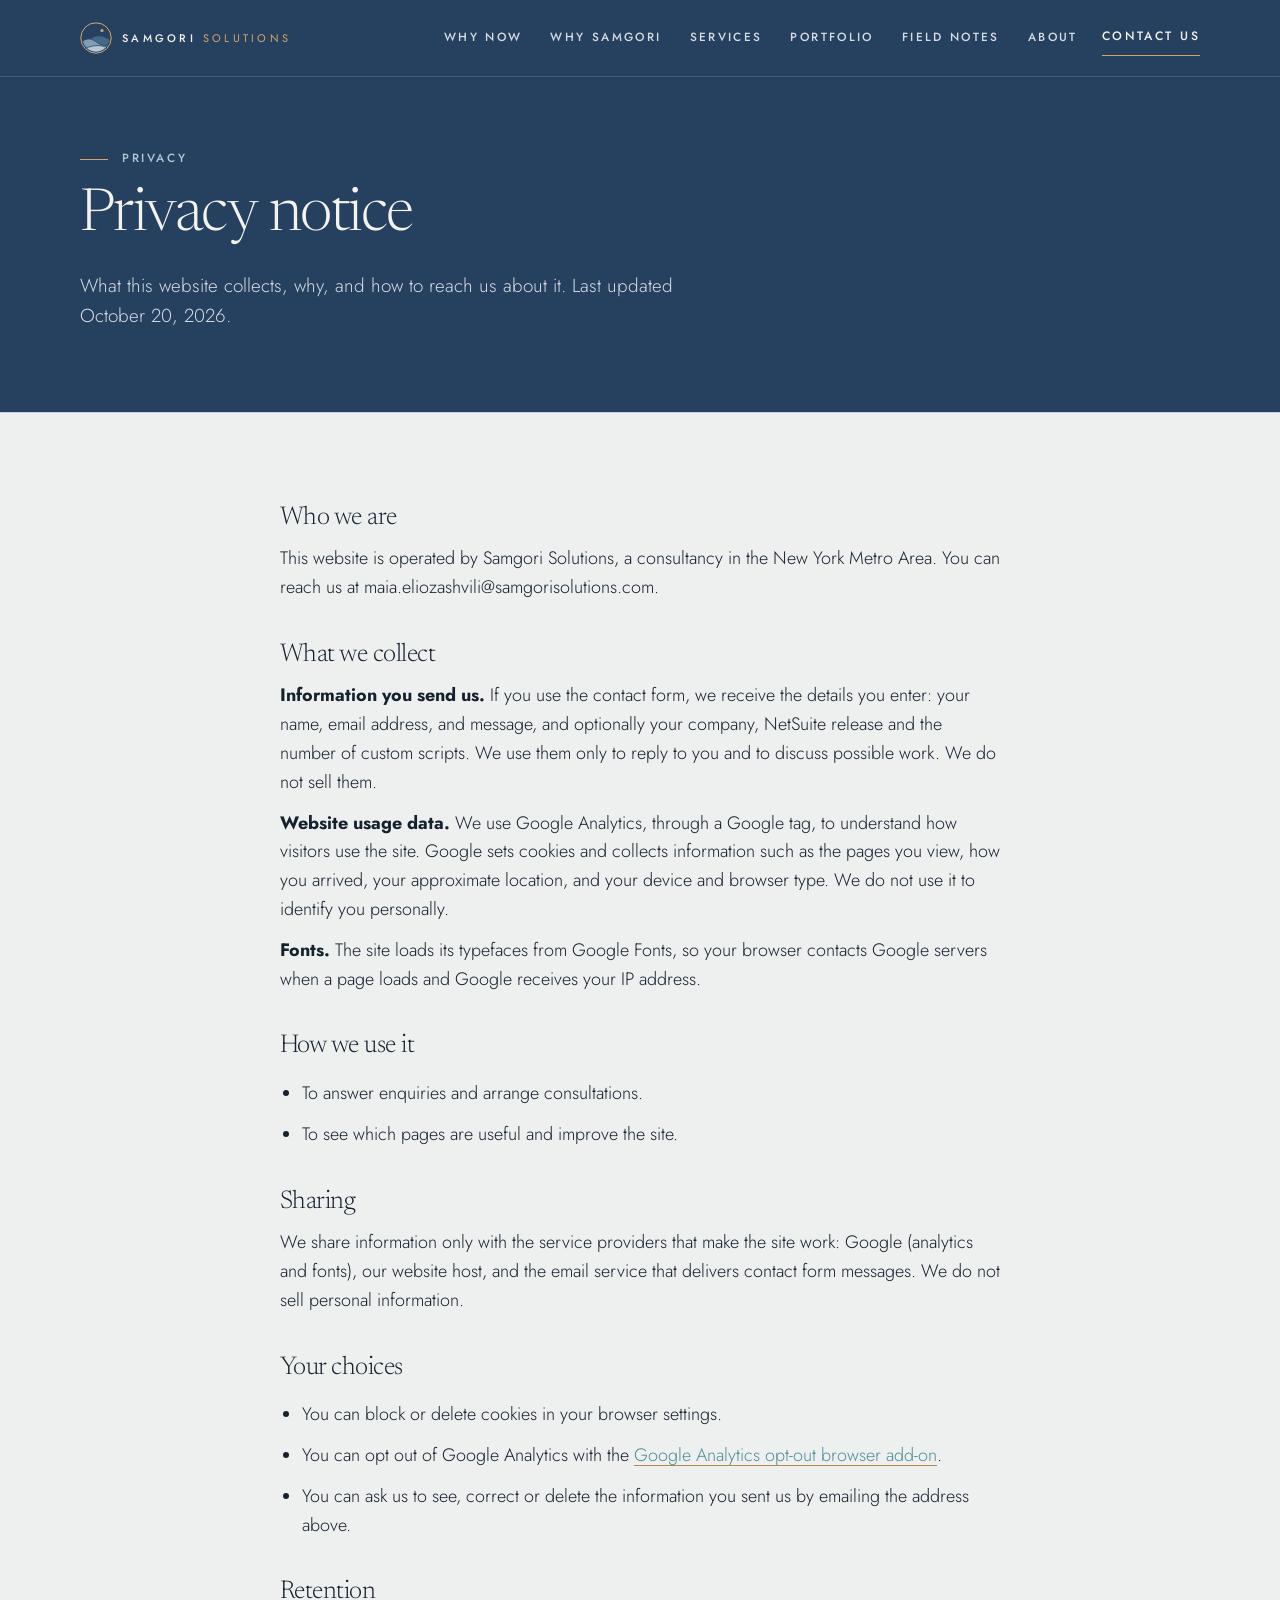
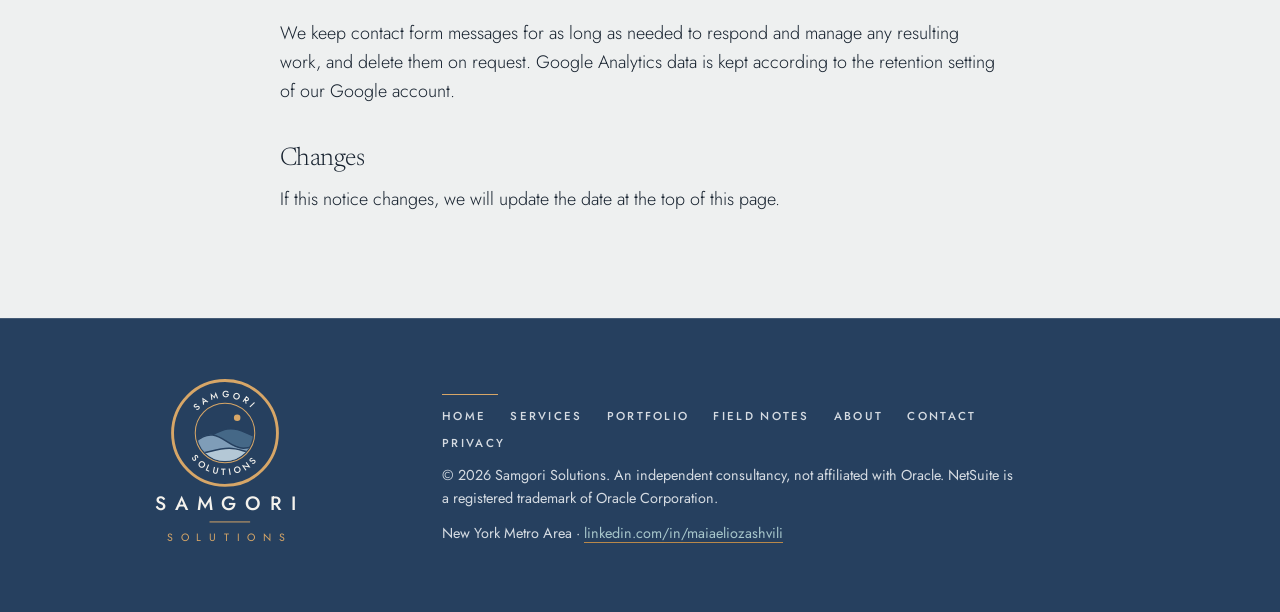
<file: public/privacy.html>
<!doctype html>
<html lang="en">
<head>
<!-- Google tag (gtag.js) -->
<script async src="https://www.googletagmanager.com/gtag/js?id=G-4RE97HDG5K"></script>
<script>
  window.dataLayer = window.dataLayer || [];
  function gtag(){dataLayer.push(arguments);}
  gtag('js', new Date());

  gtag('config', 'G-4RE97HDG5K');
</script>
<meta charset="utf-8">
<meta name="viewport" content="width=device-width, initial-scale=1, viewport-fit=cover">
<title>Privacy · Samgori Solutions</title>
<link rel="icon" type="image/svg+xml" href="data:image/svg+xml,%3Csvg%20xmlns%3D%22http%3A//www.w3.org/2000/svg%22%20viewBox%3D%22-4%20-4%2072%2072%22%3E%3Crect%20x%3D%22-4%22%20y%3D%22-4%22%20width%3D%2272%22%20height%3D%2272%22%20rx%3D%2216%22%20fill%3D%22%2326405F%22/%3E%3Cdefs%3E%3CclipPath%20id%3D%22k4%22%3E%3Ccircle%20cx%3D%2232%22%20cy%3D%2232%22%20r%3D%2225%22/%3E%3C/clipPath%3E%3C/defs%3E%3Ccircle%20cx%3D%2232%22%20cy%3D%2232%22%20r%3D%2229.6%22%20fill%3D%22none%22%20stroke%3D%22%23D7A667%22%20stroke-width%3D%223.6%22/%3E%3Cg%20clip-path%3D%22url%28%23k4%29%22%3E%3Cpath%20d%3D%22M6%2062%20A26%2026%200%200%201%2058%2062%20Z%22%20fill%3D%22%23B4C8D6%22%20stroke%3D%22%2326405F%22%20stroke-width%3D%221.5%22%20stroke-linejoin%3D%22round%22/%3E%3C/g%3E%3Ccircle%20cx%3D%2242%22%20cy%3D%2219%22%20r%3D%224%22%20fill%3D%22%23D7A667%22/%3E%3C/svg%3E">
<link rel="stylesheet" href="https://fonts.googleapis.com/css2?family=Jost:wght@300;400;500&family=Newsreader:ital,opsz,wght@0,6..72,300;0,6..72,400;1,6..72,300;1,6..72,400&display=swap">
<link rel="stylesheet" href="styles.css">
</head>
<body>
<header class="site-header on-navy">
  <div class="wrap">
    <a class="brand" href="./" aria-label="Samgori Solutions home"><svg class="logo-h" viewBox="0 0 430 80" xmlns="http://www.w3.org/2000/svg" role="img" aria-label="Samgori Solutions"><g transform="translate(0 8)"><defs><clipPath id="k1"><circle cx="32" cy="32" r="27"/></clipPath></defs><circle cx="32" cy="32" r="30.4" fill="none" stroke="#D7A667" stroke-width="2"/><g clip-path="url(#k1)"><path d="M0 40 C14 40 22 30 34 28 C46 26 54 34 64 36 V70 H0Z" fill="#456887" stroke="#26405F" stroke-width="1.5" stroke-linejoin="round"/><path d="M0 44 C6 37 12 33 20 34 C32 36 38 47 50 47 C56 47 60 45 64 44 V70 H0Z" fill="#7F9DB8" stroke="#26405F" stroke-width="1.5" stroke-linejoin="round"/><path d="M0 53 C14 53 22 47 36 47 C48 47 54 53 64 51 V70 H0Z" fill="#B4C8D6" stroke="#26405F" stroke-width="1.5" stroke-linejoin="round"/><circle cx="44" cy="17" r="3.2" fill="#D7A667"/></g></g><text x="84" y="47" font-family="Jost,sans-serif" font-size="22" letter-spacing="6.5" fill="#F4F2ED"><tspan font-weight="500">SAMGORI</tspan><tspan font-weight="400" fill="#D7A667" dx="14">SOLUTIONS</tspan></text></svg></a>
    <nav class="nav" aria-label="Primary">
      <a class="nav-link" href="./#why-now">Why now</a>
      <a class="nav-link" href="./#why-samgori">Why Samgori</a>
      <a class="nav-link" href="services.html">Services</a>
      <a class="nav-link" href="portfolio.html">Portfolio</a>
      <a class="nav-link" href="field-notes/">Field Notes</a>
      <a class="nav-link" href="https://www.maiaeliozashvili.com" target="_blank" rel="noopener">About</a>
    </nav>
    <a class="btn head-cta" href="about.html#contact"><span class="long">Contact Us</span><span class="short">Contact</span></a>
  </div>
</header>

<main id="top">
  <section class="page-hero on-navy" aria-labelledby="pv-hero">
    <div class="wrap">
      <p class="eyebrow">Privacy</p>
      <h1 id="pv-hero">Privacy notice</h1>
      <p class="lede">What this website collects, why, and how to reach us about it. Last updated October 20, 2026.</p>
    </div>
  </section>

  <section class="band" aria-label="Privacy notice">
    <div class="wrap prose">
      <h2>Who we are</h2>
      <p>This website is operated by Samgori Solutions, a consultancy in the New York Metro Area. You can reach us at maia.eliozashvili@samgorisolutions.com.</p>

      <h2>What we collect</h2>
      <p><strong>Information you send us.</strong> If you use the contact form, we receive the details you enter: your name, email address, and message, and optionally your company, NetSuite release and the number of custom scripts. We use them only to reply to you and to discuss possible work. We do not sell them.</p>
      <p><strong>Website usage data.</strong> We use Google Analytics, through a Google tag, to understand how visitors use the site. Google sets cookies and collects information such as the pages you view, how you arrived, your approximate location, and your device and browser type. We do not use it to identify you personally.</p>
      <p><strong>Fonts.</strong> The site loads its typefaces from Google Fonts, so your browser contacts Google servers when a page loads and Google receives your IP address.</p>

      <h2>How we use it</h2>
      <ul>
        <li>To answer enquiries and arrange consultations.</li>
        <li>To see which pages are useful and improve the site.</li>
      </ul>

      <h2>Sharing</h2>
      <p>We share information only with the service providers that make the site work: Google (analytics and fonts), our website host, and the email service that delivers contact form messages. We do not sell personal information.</p>

      <h2>Your choices</h2>
      <ul>
        <li>You can block or delete cookies in your browser settings.</li>
        <li>You can opt out of Google Analytics with the <a href="https://tools.google.com/dlpage/gaoptout" target="_blank" rel="noopener">Google Analytics opt-out browser add-on</a>.</li>
        <li>You can ask us to see, correct or delete the information you sent us by emailing the address above.</li>
      </ul>

      <h2>Retention</h2>
      <p>We keep contact form messages for as long as needed to respond and manage any resulting work, and delete them on request. Google Analytics data is kept according to the retention setting of our Google account.</p>

      <h2>Changes</h2>
      <p>If this notice changes, we will update the date at the top of this page.</p>
    </div>
  </section>
</main>

<footer class="site-footer on-navy">
  <div class="wrap">
    <svg class="logo-seal" viewBox="0 0 300 196" xmlns="http://www.w3.org/2000/svg" role="img" aria-label="Samgori Solutions seal"><g transform="translate(94 4) scale(1.75)"><defs><path id="rt2" d="M11 32 A21 21 0 0 1 53 32"/><path id="rb2" d="M7 32 A25 25 0 0 0 57 32"/></defs><circle cx="32" cy="32" r="31" fill="none" stroke="#D7A667" stroke-width="1.7"/><circle cx="32" cy="32" r="17.6" fill="none" stroke="#D7A667" stroke-width=".6"/><text text-anchor="middle" font-family="Jost,sans-serif" font-weight="500" font-size="5.4" letter-spacing="1.9" fill="#F4F2ED"><textPath href="#rt2" startOffset="50%">SAMGORI</textPath></text><text text-anchor="middle" font-family="Jost,sans-serif" font-weight="500" font-size="5.4" letter-spacing="1.9" fill="#F4F2ED"><textPath href="#rb2" startOffset="50%">SOLUTIONS</textPath></text><defs><clipPath id="k3"><circle cx="32" cy="32" r="16.6"/></clipPath></defs><g clip-path="url(#k3)"><g transform="translate(32 32) scale(.6) translate(-32 -32)"><path d="M0 40 C14 40 22 30 34 28 C46 26 54 34 64 36 V70 H0Z" fill="#456887" stroke="#26405F" stroke-width="1.5" stroke-linejoin="round"/><path d="M0 44 C6 37 12 33 20 34 C32 36 38 47 50 47 C56 47 60 45 64 44 V70 H0Z" fill="#7F9DB8" stroke="#26405F" stroke-width="1.5" stroke-linejoin="round"/><path d="M0 53 C14 53 22 47 36 47 C48 47 54 53 64 51 V70 H0Z" fill="#B4C8D6" stroke="#26405F" stroke-width="1.5" stroke-linejoin="round"/><circle cx="44" cy="17" r="3.2" fill="#D7A667"/></g></g></g><text x="155" y="140" text-anchor="middle" font-family="Jost,sans-serif" font-weight="500" font-size="20" letter-spacing="9" fill="#F4F2ED">SAMGORI</text><path d="M134 152H176" stroke="#D7A667" stroke-width="1"/><text x="155" y="172" text-anchor="middle" font-family="Jost,sans-serif" font-weight="400" font-size="11" letter-spacing="8" fill="#D7A667">SOLUTIONS</text></svg>
    <div class="foot-text">
      <span class="foot-rule" aria-hidden="true"></span>
      <nav class="foot-nav" aria-label="Footer"><a href="./">Home</a><a href="services.html">Services</a><a href="portfolio.html">Portfolio</a><a href="field-notes/">Field Notes</a><a href="https://www.maiaeliozashvili.com" target="_blank" rel="noopener">About</a><a href="about.html#contact">Contact</a><a href="privacy.html">Privacy</a></nav>
      <p>&copy; 2026 Samgori Solutions. An independent consultancy, not affiliated with Oracle. NetSuite is a registered trademark of Oracle Corporation.</p>
      <p>New York Metro Area &middot; <a href="https://www.linkedin.com/in/maiaeliozashvili" target="_blank" rel="noopener">linkedin.com/in/maiaeliozashvili</a></p>
    </div>
  </div>
</footer>

</body>
</html>
</file>
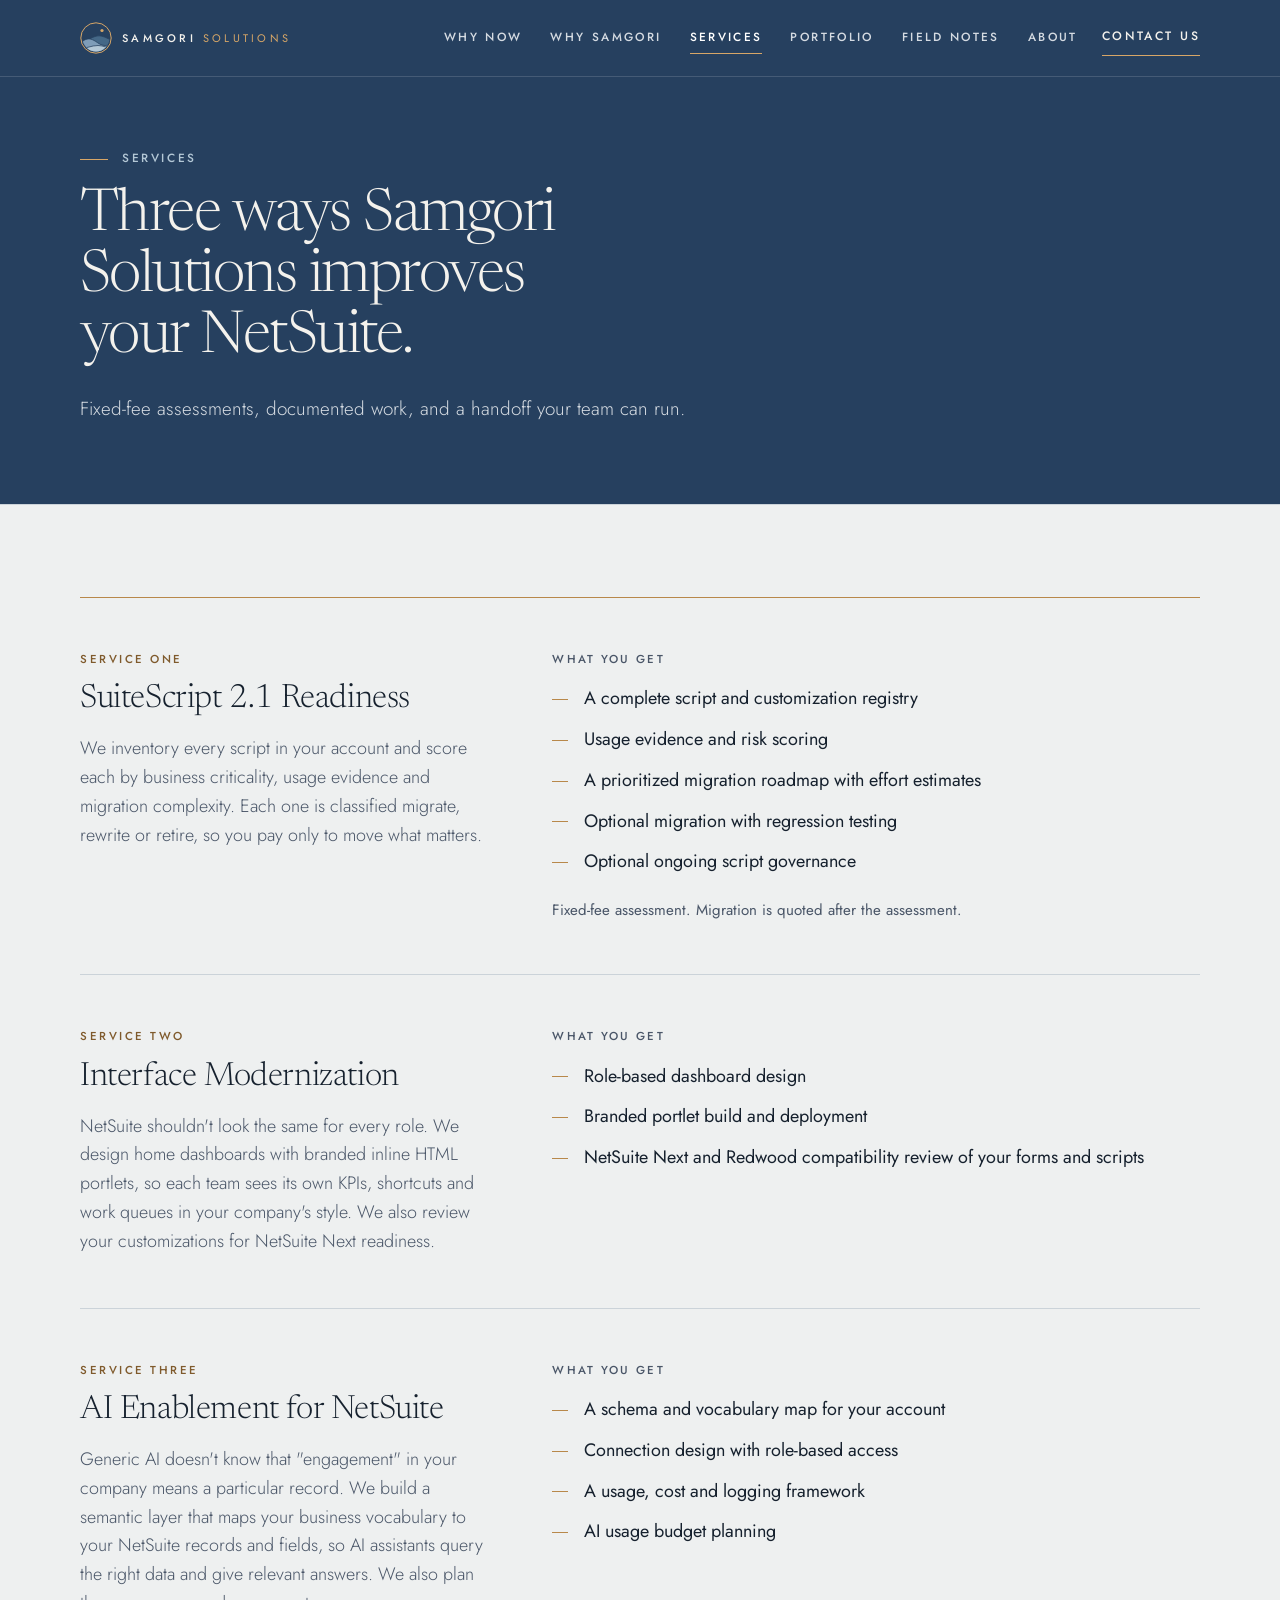
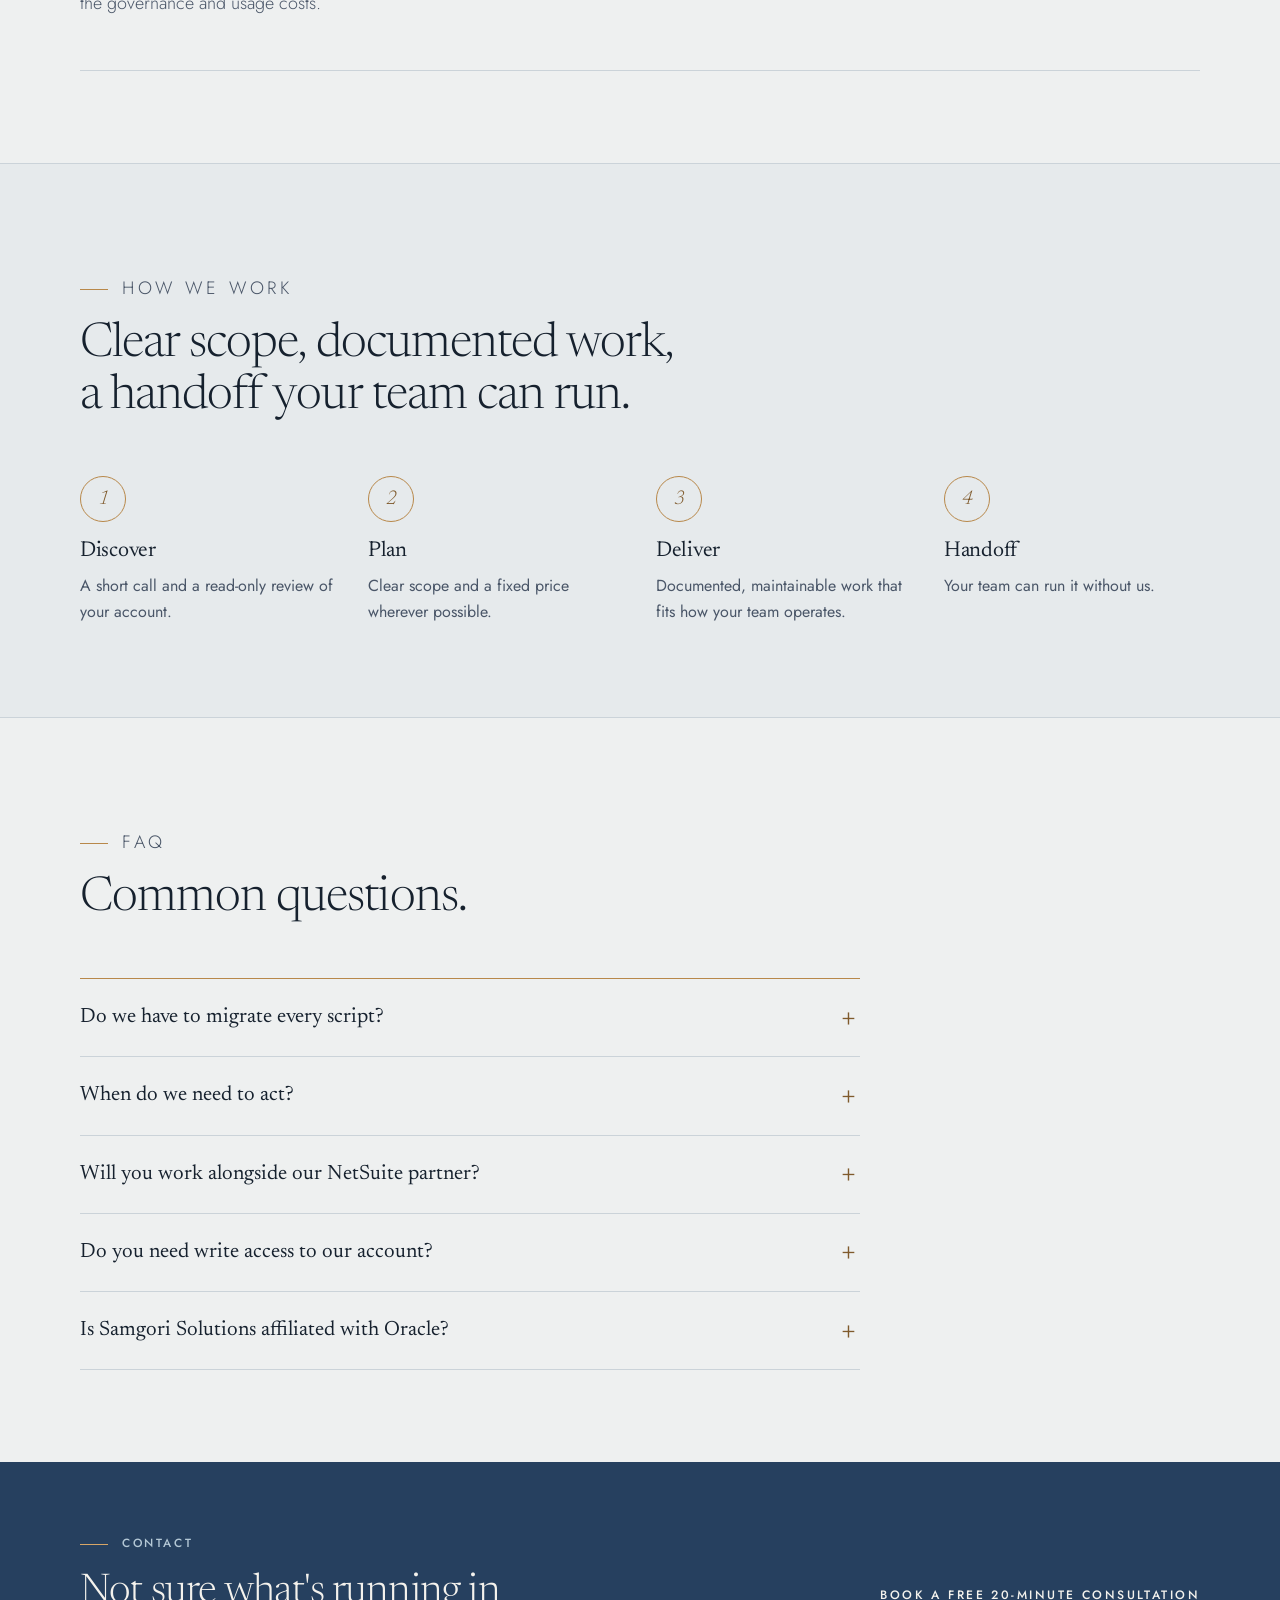
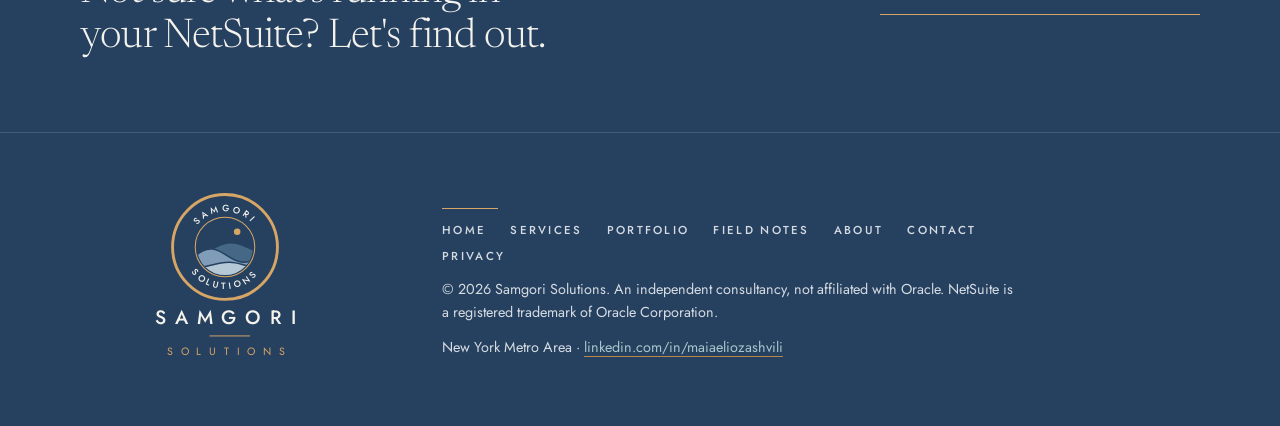
<file: public/services.html>
<!doctype html>
<html lang="en">
<head>
<!-- Google tag (gtag.js) -->
<script async src="https://www.googletagmanager.com/gtag/js?id=G-4RE97HDG5K"></script>
<script>
  window.dataLayer = window.dataLayer || [];
  function gtag(){dataLayer.push(arguments);}
  gtag('js', new Date());

  gtag('config', 'G-4RE97HDG5K');
</script>
<meta charset="utf-8">
<meta name="viewport" content="width=device-width, initial-scale=1, viewport-fit=cover">
<title>Services · Samgori Solutions</title>
<link rel="icon" type="image/svg+xml" href="data:image/svg+xml,%3Csvg%20xmlns%3D%22http%3A//www.w3.org/2000/svg%22%20viewBox%3D%22-4%20-4%2072%2072%22%3E%3Crect%20x%3D%22-4%22%20y%3D%22-4%22%20width%3D%2272%22%20height%3D%2272%22%20rx%3D%2216%22%20fill%3D%22%2326405F%22/%3E%3Cdefs%3E%3CclipPath%20id%3D%22k4%22%3E%3Ccircle%20cx%3D%2232%22%20cy%3D%2232%22%20r%3D%2225%22/%3E%3C/clipPath%3E%3C/defs%3E%3Ccircle%20cx%3D%2232%22%20cy%3D%2232%22%20r%3D%2229.6%22%20fill%3D%22none%22%20stroke%3D%22%23D7A667%22%20stroke-width%3D%223.6%22/%3E%3Cg%20clip-path%3D%22url%28%23k4%29%22%3E%3Cpath%20d%3D%22M6%2062%20A26%2026%200%200%201%2058%2062%20Z%22%20fill%3D%22%23B4C8D6%22%20stroke%3D%22%2326405F%22%20stroke-width%3D%221.5%22%20stroke-linejoin%3D%22round%22/%3E%3C/g%3E%3Ccircle%20cx%3D%2242%22%20cy%3D%2219%22%20r%3D%224%22%20fill%3D%22%23D7A667%22/%3E%3C/svg%3E">
<link rel="stylesheet" href="https://fonts.googleapis.com/css2?family=Jost:wght@300;400;500&family=Newsreader:ital,opsz,wght@0,6..72,300;0,6..72,400;1,6..72,300;1,6..72,400&display=swap">
<link rel="stylesheet" href="styles.css">
</head>
<body>
<header class="site-header on-navy">
  <div class="wrap">
    <a class="brand" href="./" aria-label="Samgori Solutions home"><svg class="logo-h" viewBox="0 0 430 80" xmlns="http://www.w3.org/2000/svg" role="img" aria-label="Samgori Solutions"><g transform="translate(0 8)"><defs><clipPath id="k1"><circle cx="32" cy="32" r="27"/></clipPath></defs><circle cx="32" cy="32" r="30.4" fill="none" stroke="#D7A667" stroke-width="2"/><g clip-path="url(#k1)"><path d="M0 40 C14 40 22 30 34 28 C46 26 54 34 64 36 V70 H0Z" fill="#456887" stroke="#26405F" stroke-width="1.5" stroke-linejoin="round"/><path d="M0 44 C6 37 12 33 20 34 C32 36 38 47 50 47 C56 47 60 45 64 44 V70 H0Z" fill="#7F9DB8" stroke="#26405F" stroke-width="1.5" stroke-linejoin="round"/><path d="M0 53 C14 53 22 47 36 47 C48 47 54 53 64 51 V70 H0Z" fill="#B4C8D6" stroke="#26405F" stroke-width="1.5" stroke-linejoin="round"/><circle cx="44" cy="17" r="3.2" fill="#D7A667"/></g></g><text x="84" y="47" font-family="Jost,sans-serif" font-size="22" letter-spacing="6.5" fill="#F4F2ED"><tspan font-weight="500">SAMGORI</tspan><tspan font-weight="400" fill="#D7A667" dx="14">SOLUTIONS</tspan></text></svg></a>
    <nav class="nav" aria-label="Primary">
      <a class="nav-link" href="./#why-now">Why now</a>
      <a class="nav-link" href="./#why-samgori">Why Samgori</a>
      <a class="nav-link" href="services.html" aria-current="page">Services</a>
      <a class="nav-link" href="portfolio.html">Portfolio</a>
      <a class="nav-link" href="field-notes/">Field Notes</a>
      <a class="nav-link" href="https://www.maiaeliozashvili.com" target="_blank" rel="noopener">About</a>
    </nav>
    <a class="btn head-cta" href="about.html#contact"><span class="long">Contact Us</span><span class="short">Contact</span></a>
  </div>
</header>

<main id="top">
  <section class="page-hero on-navy" aria-labelledby="services-hero">
    <div class="wrap">
      <p class="eyebrow">Services</p>
      <h1 id="services-hero">Three ways Samgori Solutions improves your NetSuite.</h1>
      <p class="lede">Fixed-fee assessments, documented work, and a handoff your team can run.</p>
    </div>
  </section>

  <section class="band" aria-label="Services">
    <div class="wrap">
      <div class="services">

        <article class="service" id="readiness">
          <div>
            <p class="tag">Service one</p>
            <h3>SuiteScript 2.1 Readiness</h3>
            <p class="what">We inventory every script in your account and score each by business criticality, usage evidence and migration complexity. Each one is classified migrate, rewrite or retire, so you pay only to move what matters.</p>
          </div>
          <div>
            <h4>What you get</h4>
            <ul>
              <li>A complete script and customization registry</li>
              <li>Usage evidence and risk scoring</li>
              <li>A prioritized migration roadmap with effort estimates</li>
              <li>Optional migration with regression testing</li>
              <li>Optional ongoing script governance</li>
            </ul>
            <p class="fine">Fixed-fee assessment. Migration is quoted after the assessment.</p>
          </div>
        </article>

        <article class="service" id="interface">
          <div>
            <p class="tag">Service two</p>
            <h3>Interface Modernization</h3>
            <p class="what">NetSuite shouldn't look the same for every role. We design home dashboards with branded inline HTML portlets, so each team sees its own KPIs, shortcuts and work queues in your company's style. We also review your customizations for NetSuite Next readiness.</p>
          </div>
          <div>
            <h4>What you get</h4>
            <ul>
              <li>Role-based dashboard design</li>
              <li>Branded portlet build and deployment</li>
              <li>NetSuite Next and Redwood compatibility review of your forms and scripts</li>
            </ul>
          </div>
        </article>

        <article class="service" id="ai">
          <div>
            <p class="tag">Service three</p>
            <h3>AI Enablement for NetSuite</h3>
            <p class="what">Generic AI doesn't know that "engagement" in your company means a particular record. We build a semantic layer that maps your business vocabulary to your NetSuite records and fields, so AI assistants query the right data and give relevant answers. We also plan the governance and usage costs.</p>
          </div>
          <div>
            <h4>What you get</h4>
            <ul>
              <li>A schema and vocabulary map for your account</li>
              <li>Connection design with role-based access</li>
              <li>A usage, cost and logging framework</li>
              <li>AI usage budget planning</li>
            </ul>
          </div>
        </article>

      </div>
    </div>
  </section>

  <section id="process" class="band tint" aria-labelledby="process-title">
    <div class="wrap">
      <div class="section-head">
        <p class="eyebrow">How we work</p>
        <h2 id="process-title">Clear scope, documented work, a handoff your team can run.</h2>
      </div>
      <ol class="steps">
        <li><h3>Discover</h3><p>A short call and a read-only review of your account.</p></li>
        <li><h3>Plan</h3><p>Clear scope and a fixed price wherever possible.</p></li>
        <li><h3>Deliver</h3><p>Documented, maintainable work that fits how your team operates.</p></li>
        <li><h3>Handoff</h3><p>Your team can run it without us.</p></li>
      </ol>
    </div>
  </section>

  <section id="faq" class="band" aria-labelledby="faq-title">
    <div class="wrap">
      <div class="section-head">
        <p class="eyebrow">FAQ</p>
        <h2 id="faq-title">Common questions.</h2>
      </div>
      <div class="faq">
        <details>
          <summary>Do we have to migrate every script?</summary>
          <p>No. Many scripts can be retired, and that is where assessments often save the most. The registry shows which scripts have usage evidence and which have none.</p>
        </details>
        <details>
          <summary>When do we need to act?</summary>
          <p>The final deadline is NetSuite 2028.2, but support for SuiteScript 1.0 narrows in 2027.1. Starting early spreads the cost and the risk across several release cycles.</p>
        </details>
        <details>
          <summary>Will you work alongside our NetSuite partner?</summary>
          <p>Yes. The registry and roadmap are written so your partner, your internal team or Samgori Solutions can carry out the work.</p>
        </details>
        <details>
          <summary>Do you need write access to our account?</summary>
          <p>Assessments are read-only. Any change to your account is agreed in advance and scoped in writing.</p>
        </details>
        <details>
          <summary>Is Samgori Solutions affiliated with Oracle?</summary>
          <p>No. Samgori Solutions is an independent consultancy. NetSuite is a registered trademark of Oracle.</p>
        </details>
      </div>
    </div>
  </section>

  <section class="cta on-navy" aria-labelledby="cta-title">
    <div class="wrap">
      <div>
        <p class="eyebrow">Contact</p>
        <h2 id="cta-title">Not sure what's running in your NetSuite? Let's find out.</h2>
      </div>
      <a class="btn" href="about.html#contact">Book a free 20-minute consultation</a>
    </div>
  </section>
</main>

<footer class="site-footer on-navy">
  <div class="wrap">
    <svg class="logo-seal" viewBox="0 0 300 196" xmlns="http://www.w3.org/2000/svg" role="img" aria-label="Samgori Solutions seal"><g transform="translate(94 4) scale(1.75)"><defs><path id="rt2" d="M11 32 A21 21 0 0 1 53 32"/><path id="rb2" d="M7 32 A25 25 0 0 0 57 32"/></defs><circle cx="32" cy="32" r="31" fill="none" stroke="#D7A667" stroke-width="1.7"/><circle cx="32" cy="32" r="17.6" fill="none" stroke="#D7A667" stroke-width=".6"/><text text-anchor="middle" font-family="Jost,sans-serif" font-weight="500" font-size="5.4" letter-spacing="1.9" fill="#F4F2ED"><textPath href="#rt2" startOffset="50%">SAMGORI</textPath></text><text text-anchor="middle" font-family="Jost,sans-serif" font-weight="500" font-size="5.4" letter-spacing="1.9" fill="#F4F2ED"><textPath href="#rb2" startOffset="50%">SOLUTIONS</textPath></text><defs><clipPath id="k3"><circle cx="32" cy="32" r="16.6"/></clipPath></defs><g clip-path="url(#k3)"><g transform="translate(32 32) scale(.6) translate(-32 -32)"><path d="M0 40 C14 40 22 30 34 28 C46 26 54 34 64 36 V70 H0Z" fill="#456887" stroke="#26405F" stroke-width="1.5" stroke-linejoin="round"/><path d="M0 44 C6 37 12 33 20 34 C32 36 38 47 50 47 C56 47 60 45 64 44 V70 H0Z" fill="#7F9DB8" stroke="#26405F" stroke-width="1.5" stroke-linejoin="round"/><path d="M0 53 C14 53 22 47 36 47 C48 47 54 53 64 51 V70 H0Z" fill="#B4C8D6" stroke="#26405F" stroke-width="1.5" stroke-linejoin="round"/><circle cx="44" cy="17" r="3.2" fill="#D7A667"/></g></g></g><text x="155" y="140" text-anchor="middle" font-family="Jost,sans-serif" font-weight="500" font-size="20" letter-spacing="9" fill="#F4F2ED">SAMGORI</text><path d="M134 152H176" stroke="#D7A667" stroke-width="1"/><text x="155" y="172" text-anchor="middle" font-family="Jost,sans-serif" font-weight="400" font-size="11" letter-spacing="8" fill="#D7A667">SOLUTIONS</text></svg>
    <div class="foot-text">
      <span class="foot-rule" aria-hidden="true"></span>
      <nav class="foot-nav" aria-label="Footer"><a href="./">Home</a><a href="services.html">Services</a><a href="portfolio.html">Portfolio</a><a href="field-notes/">Field Notes</a><a href="https://www.maiaeliozashvili.com" target="_blank" rel="noopener">About</a><a href="about.html#contact">Contact</a><a href="privacy.html">Privacy</a></nav>
      <p>&copy; 2026 Samgori Solutions. An independent consultancy, not affiliated with Oracle. NetSuite is a registered trademark of Oracle Corporation.</p>
      <p>New York Metro Area &middot; <a href="https://www.linkedin.com/in/maiaeliozashvili" target="_blank" rel="noopener">linkedin.com/in/maiaeliozashvili</a></p>
    </div>
  </div>
</footer>

</body>
</html>
</file>
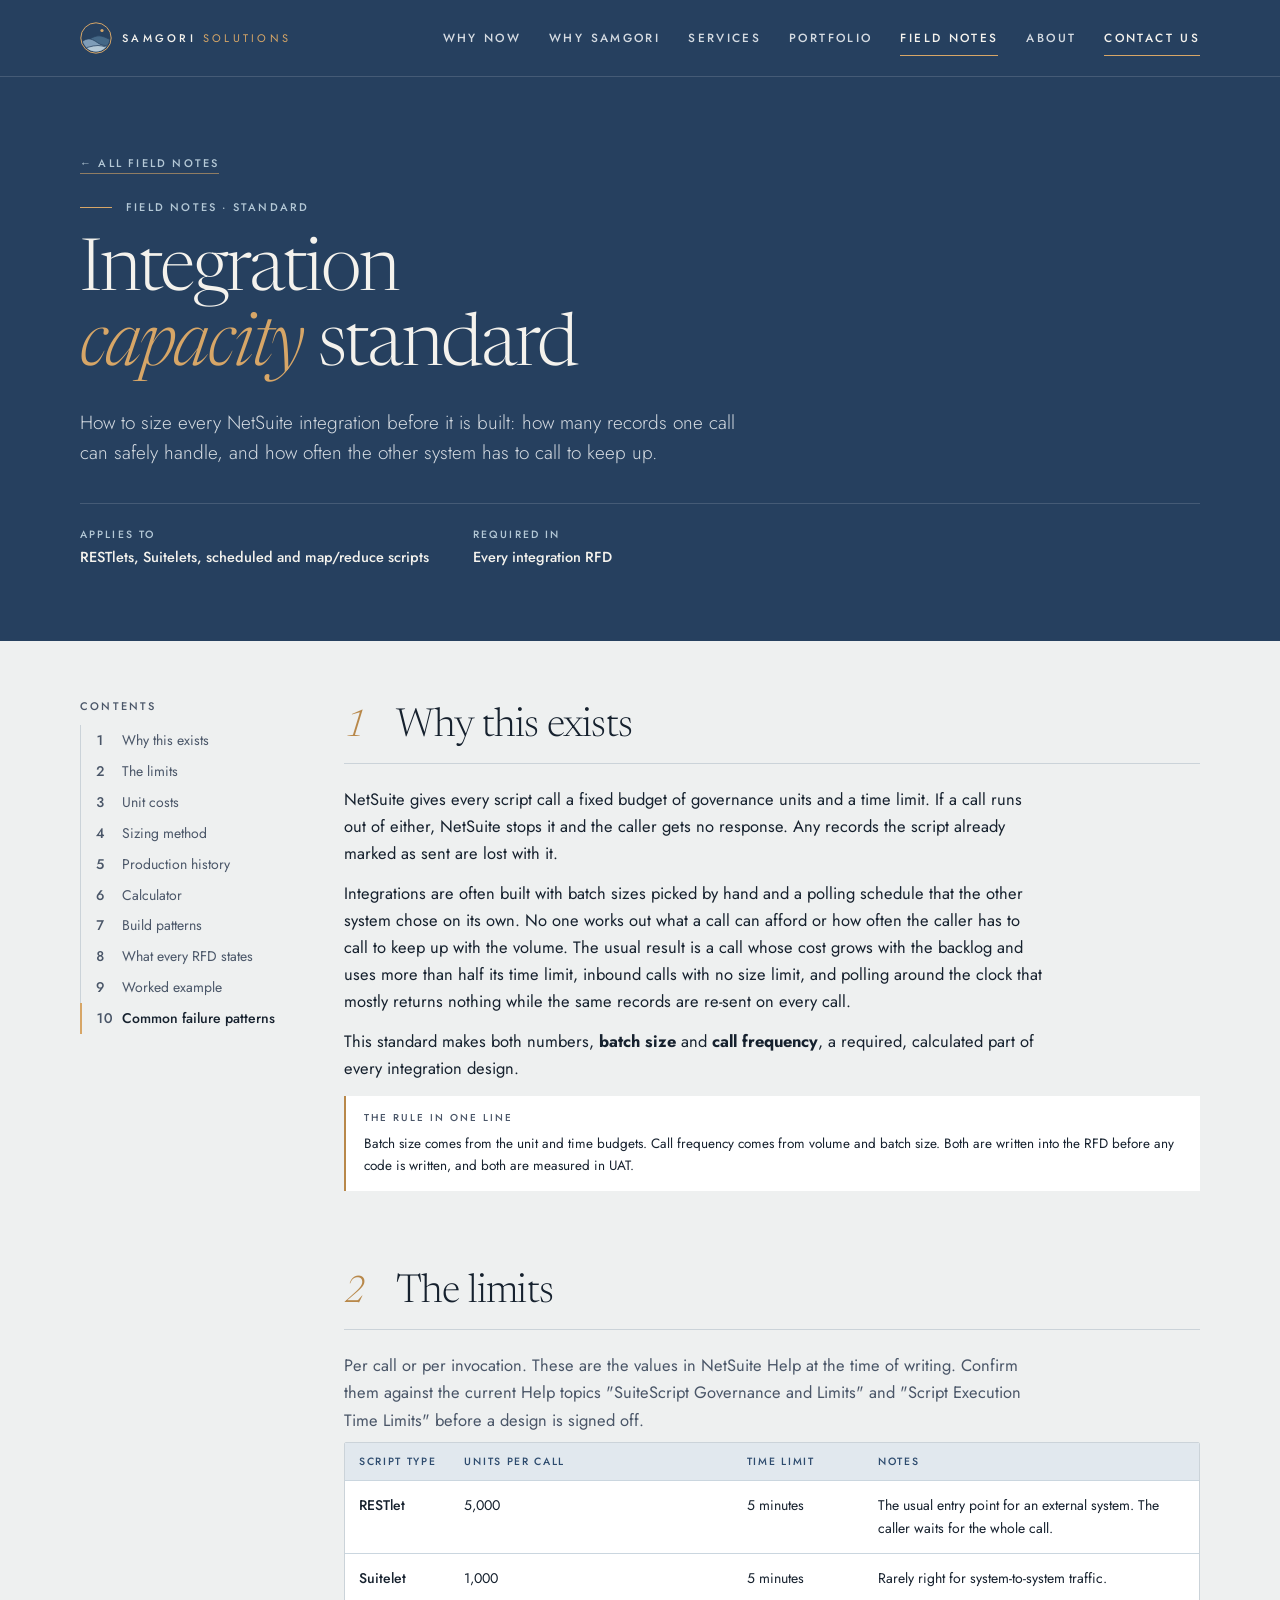
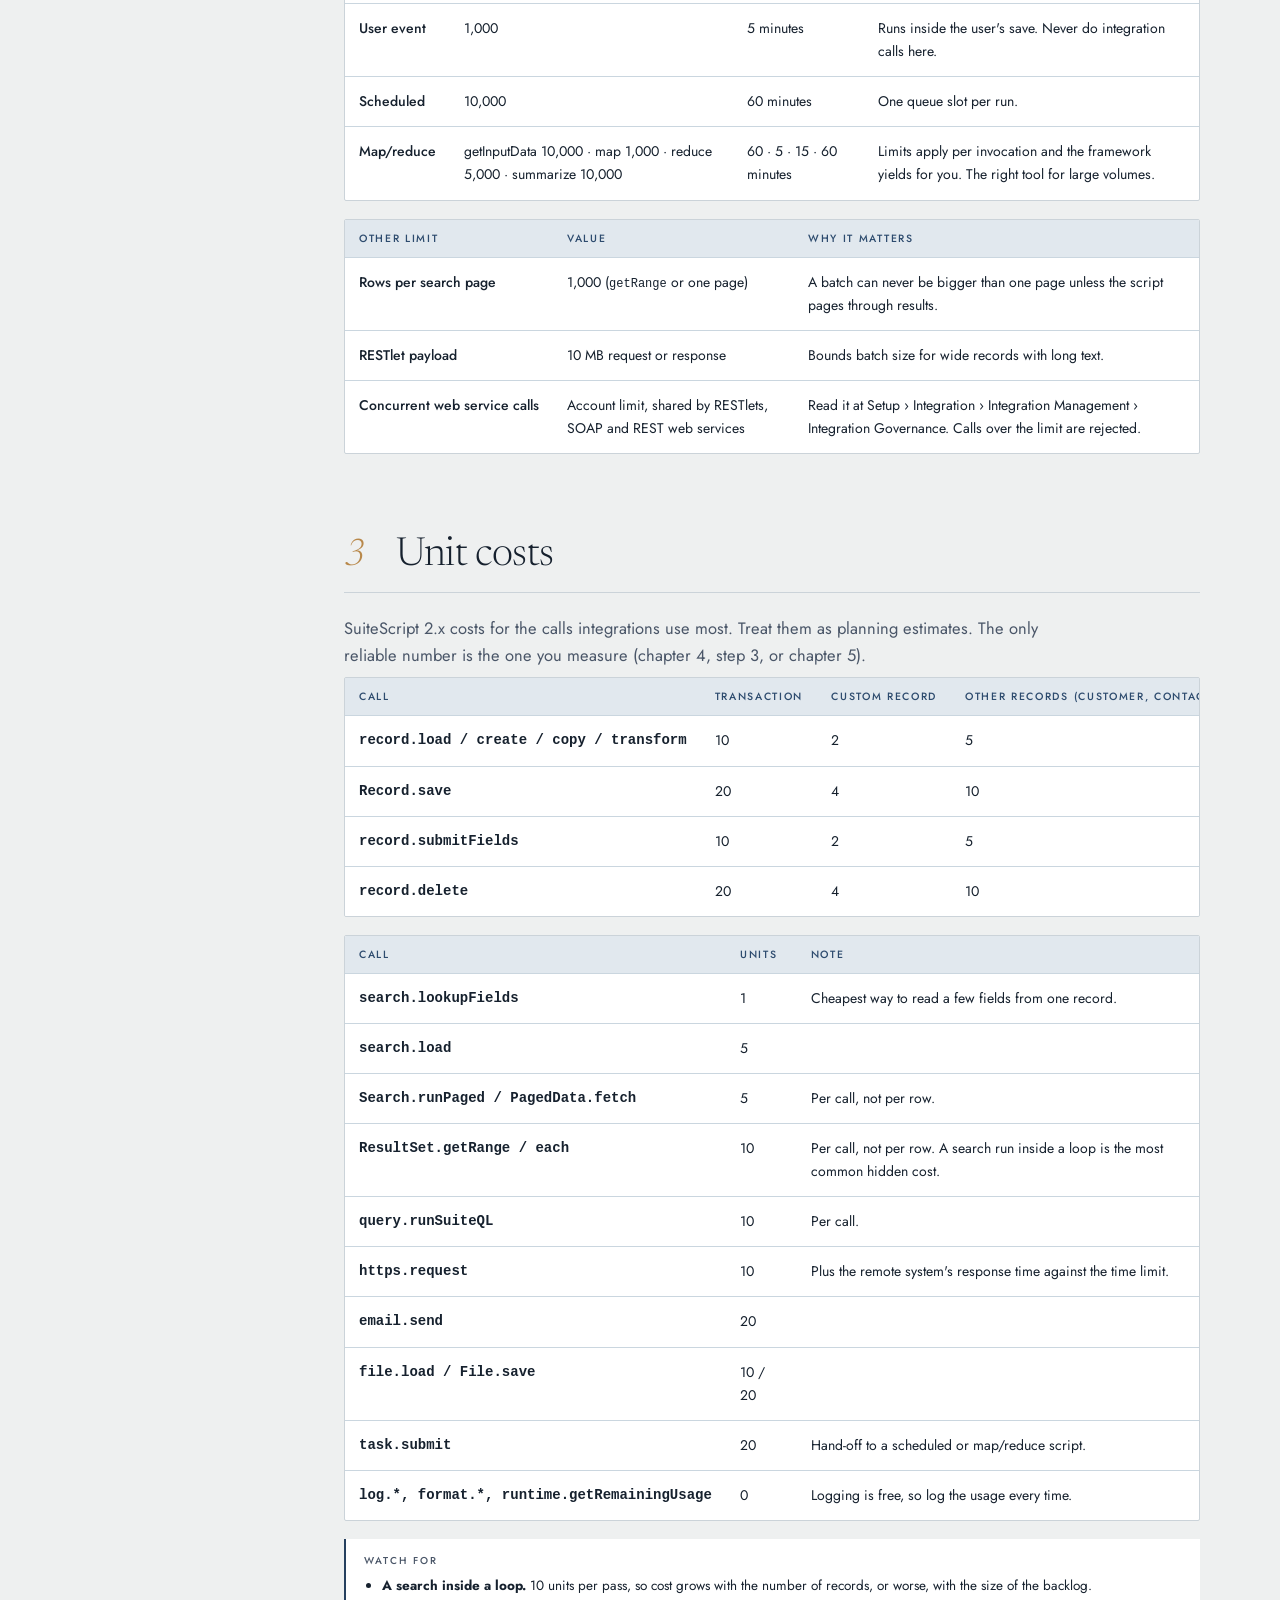
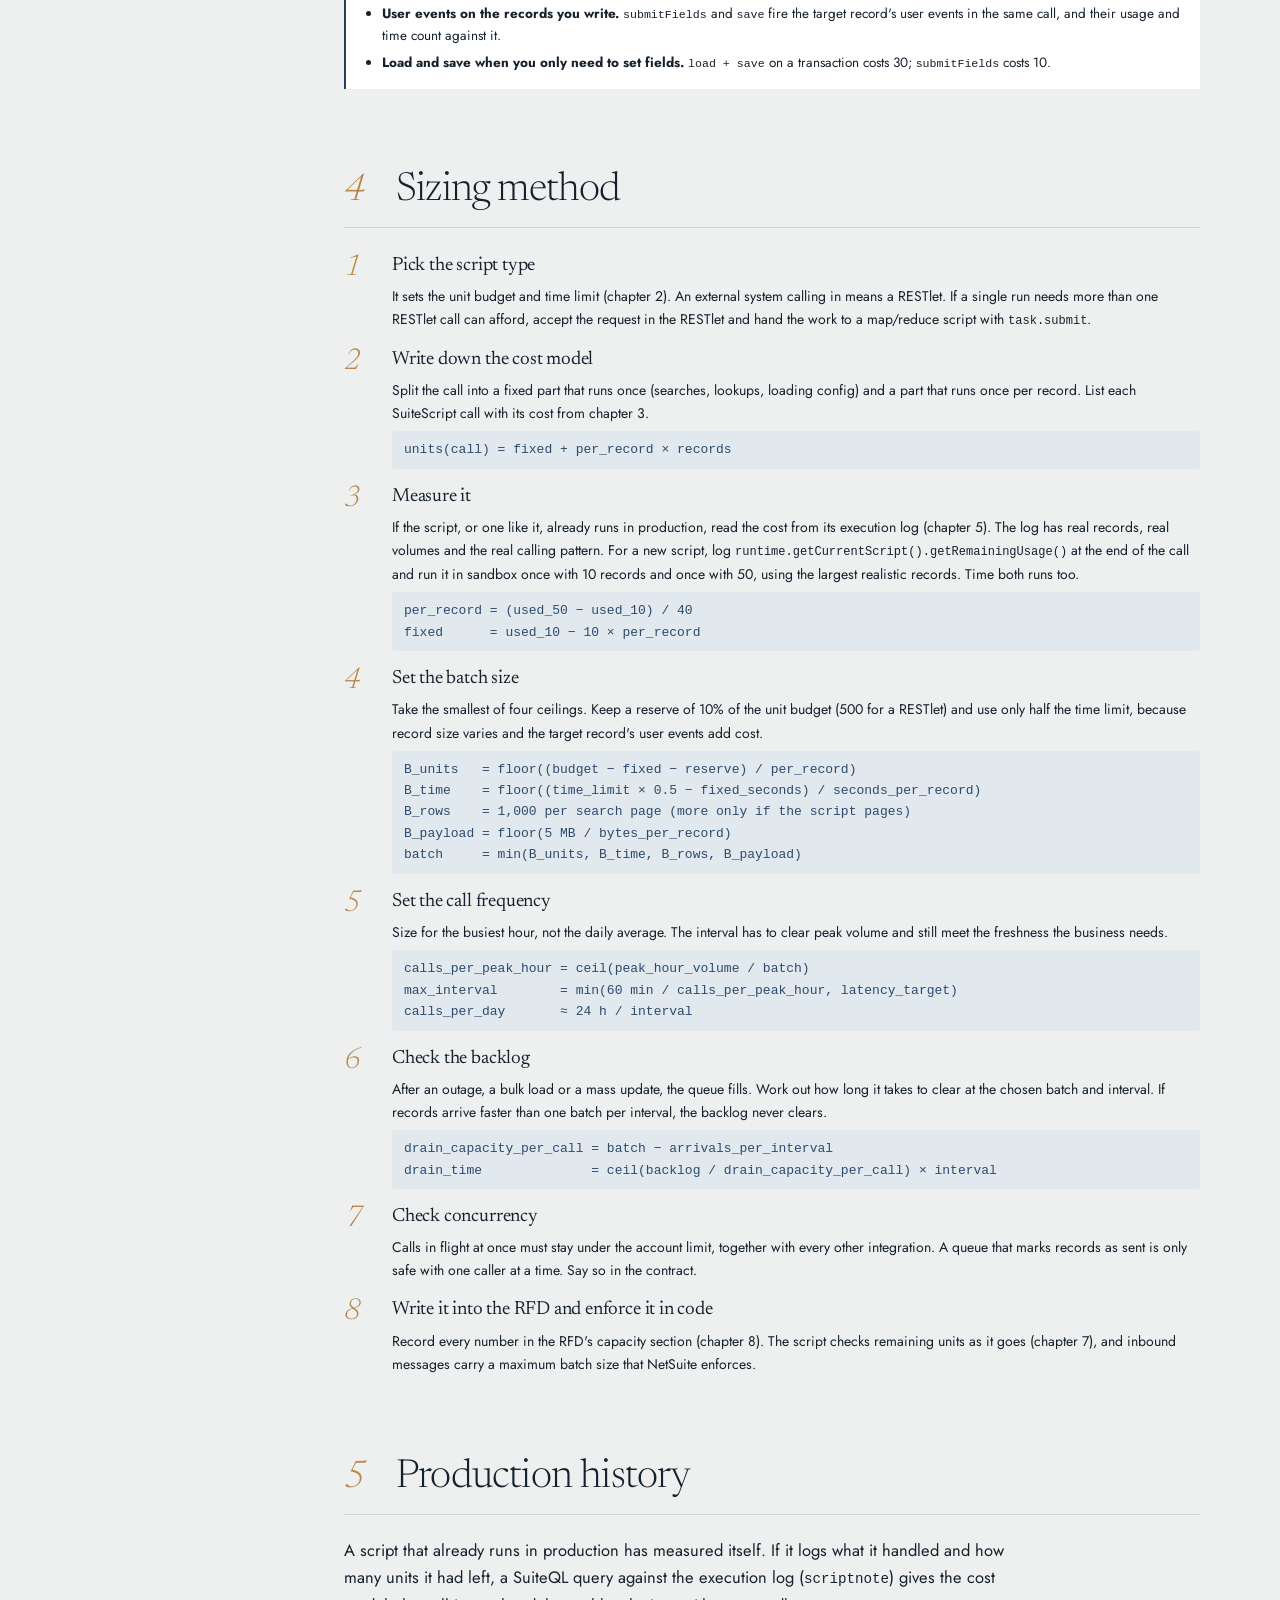
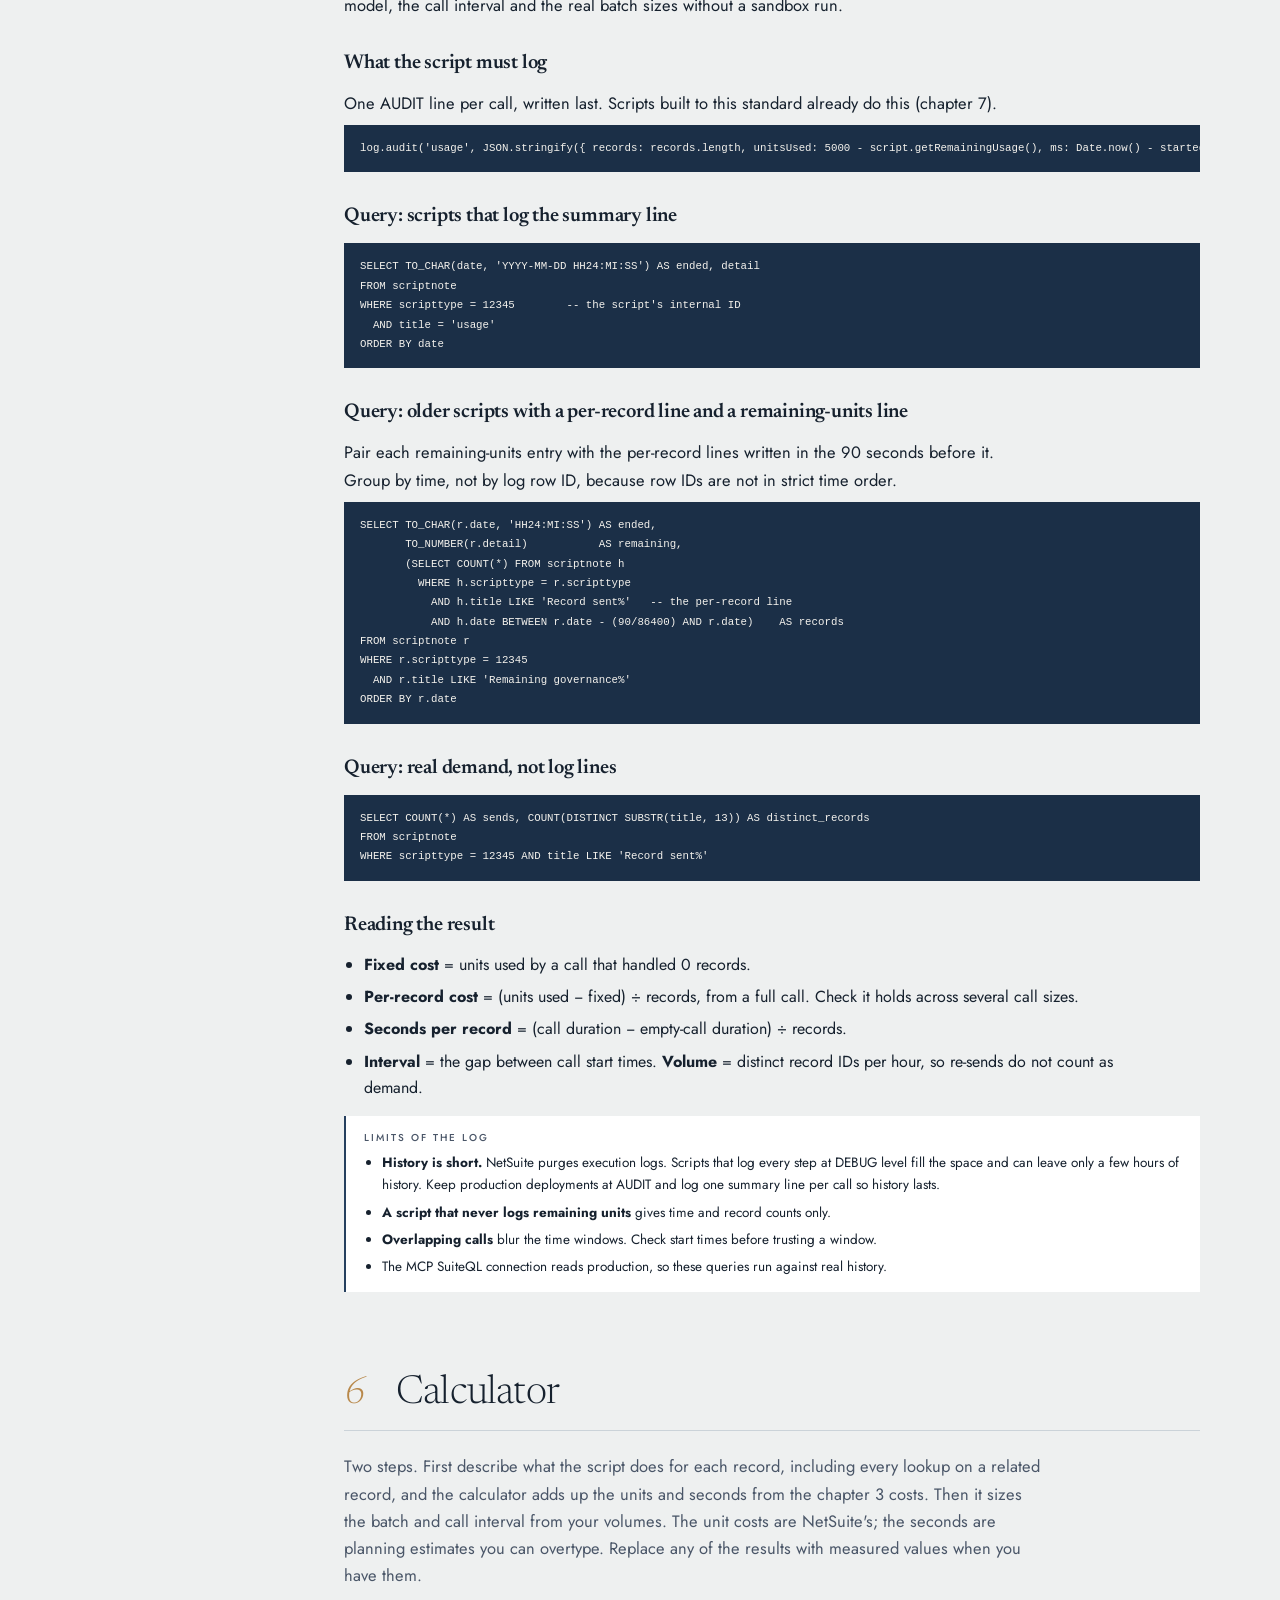
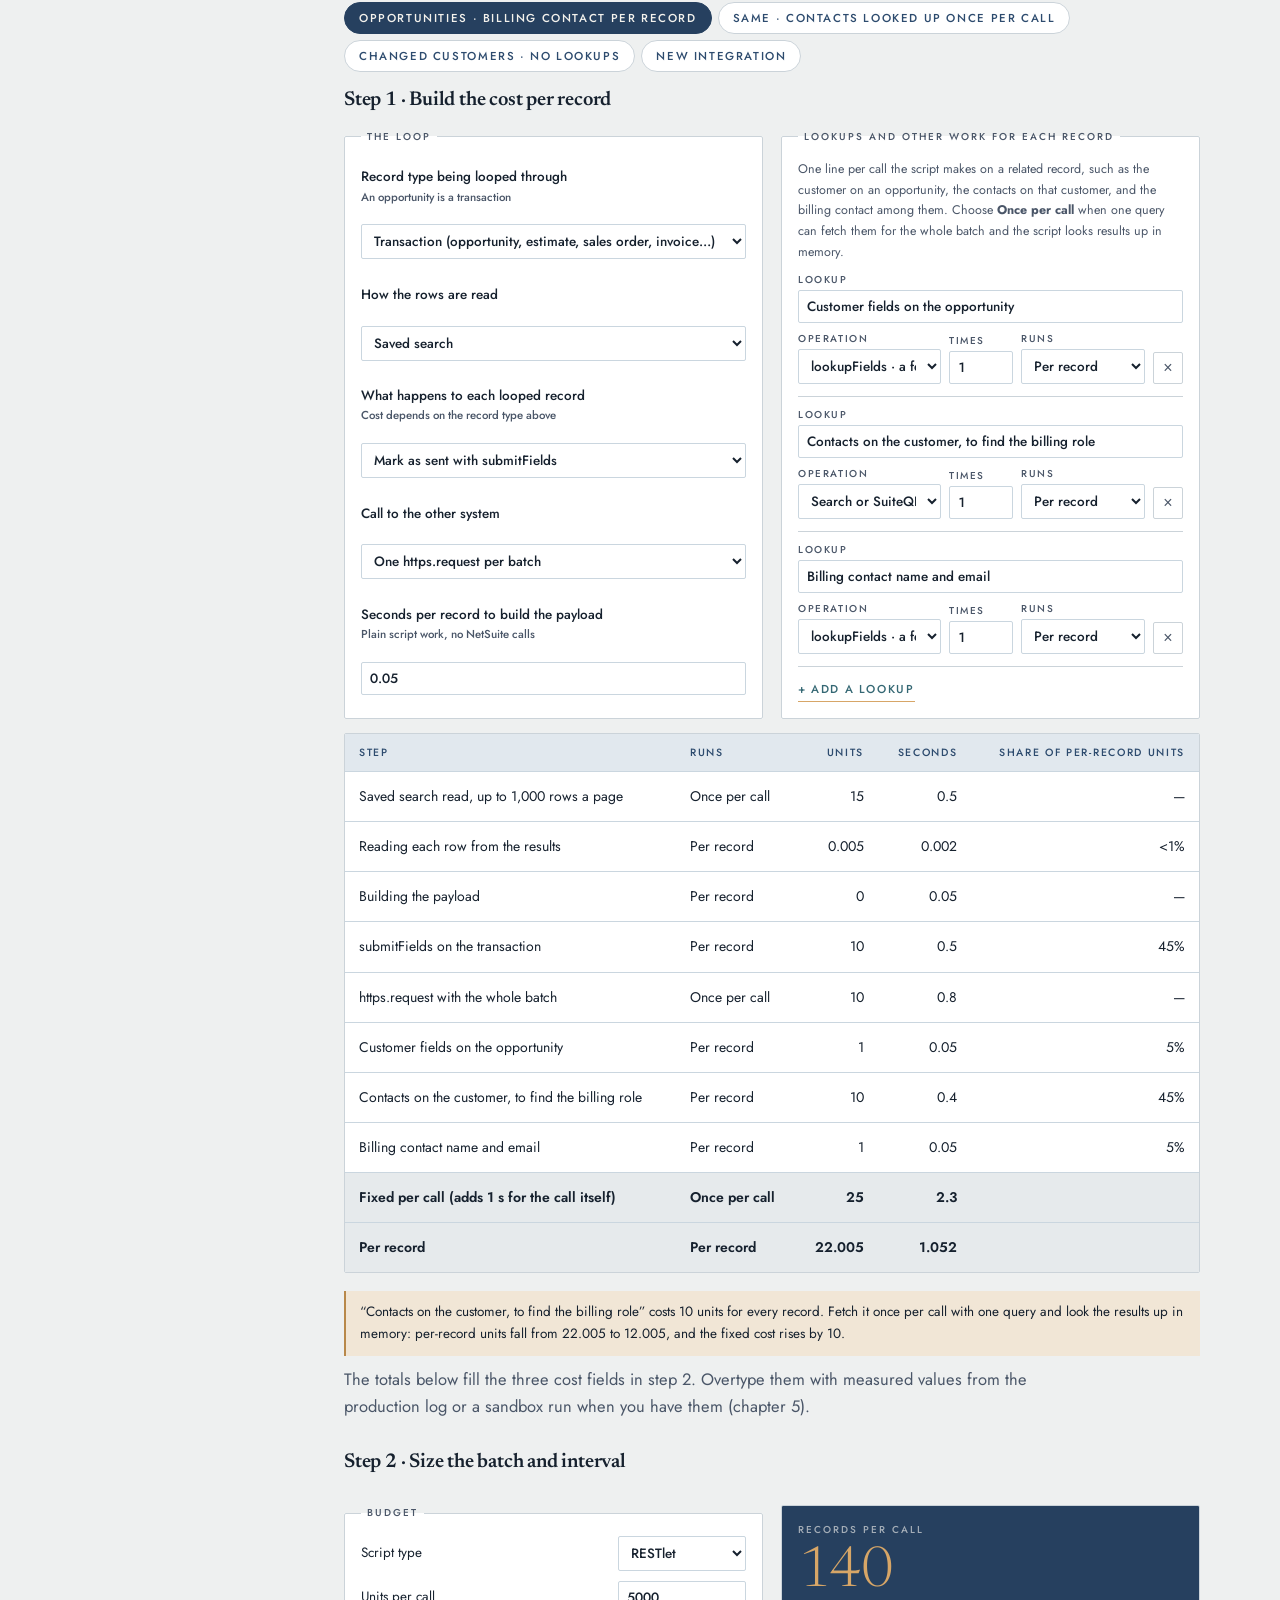
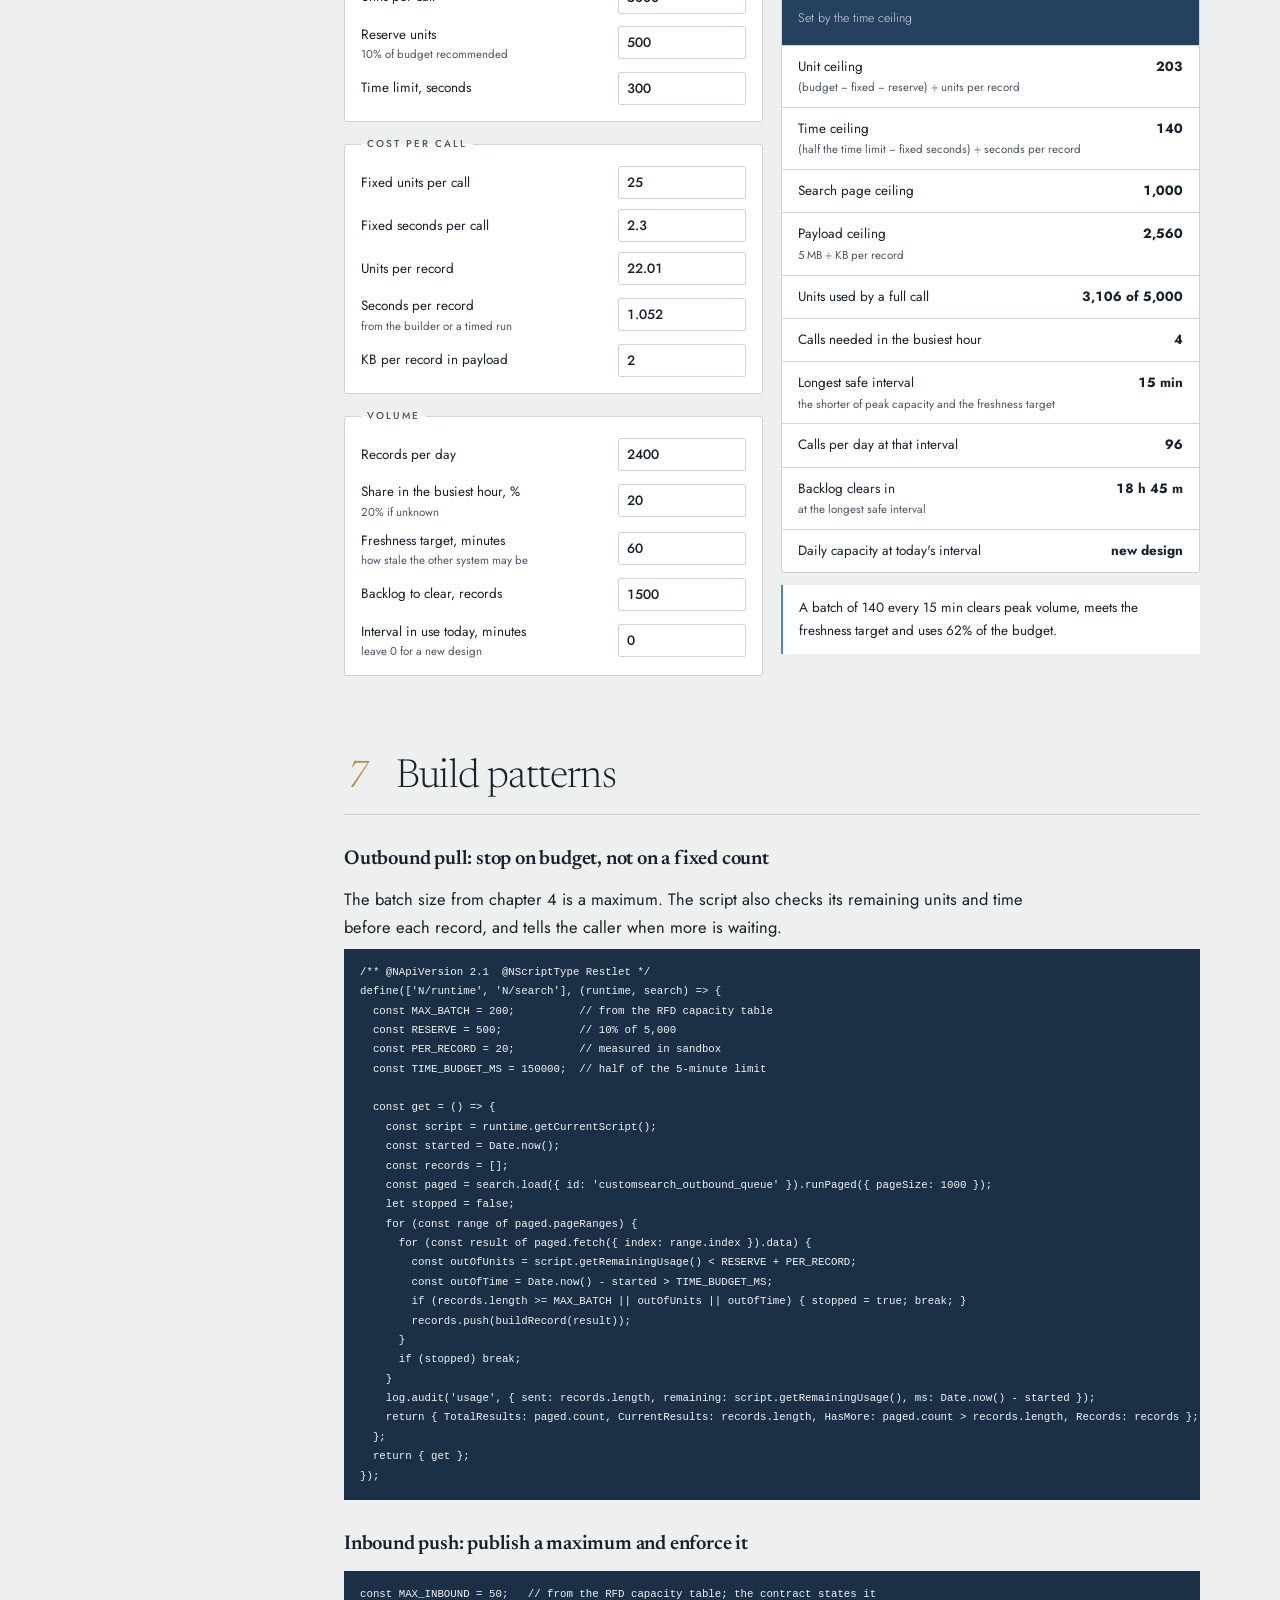
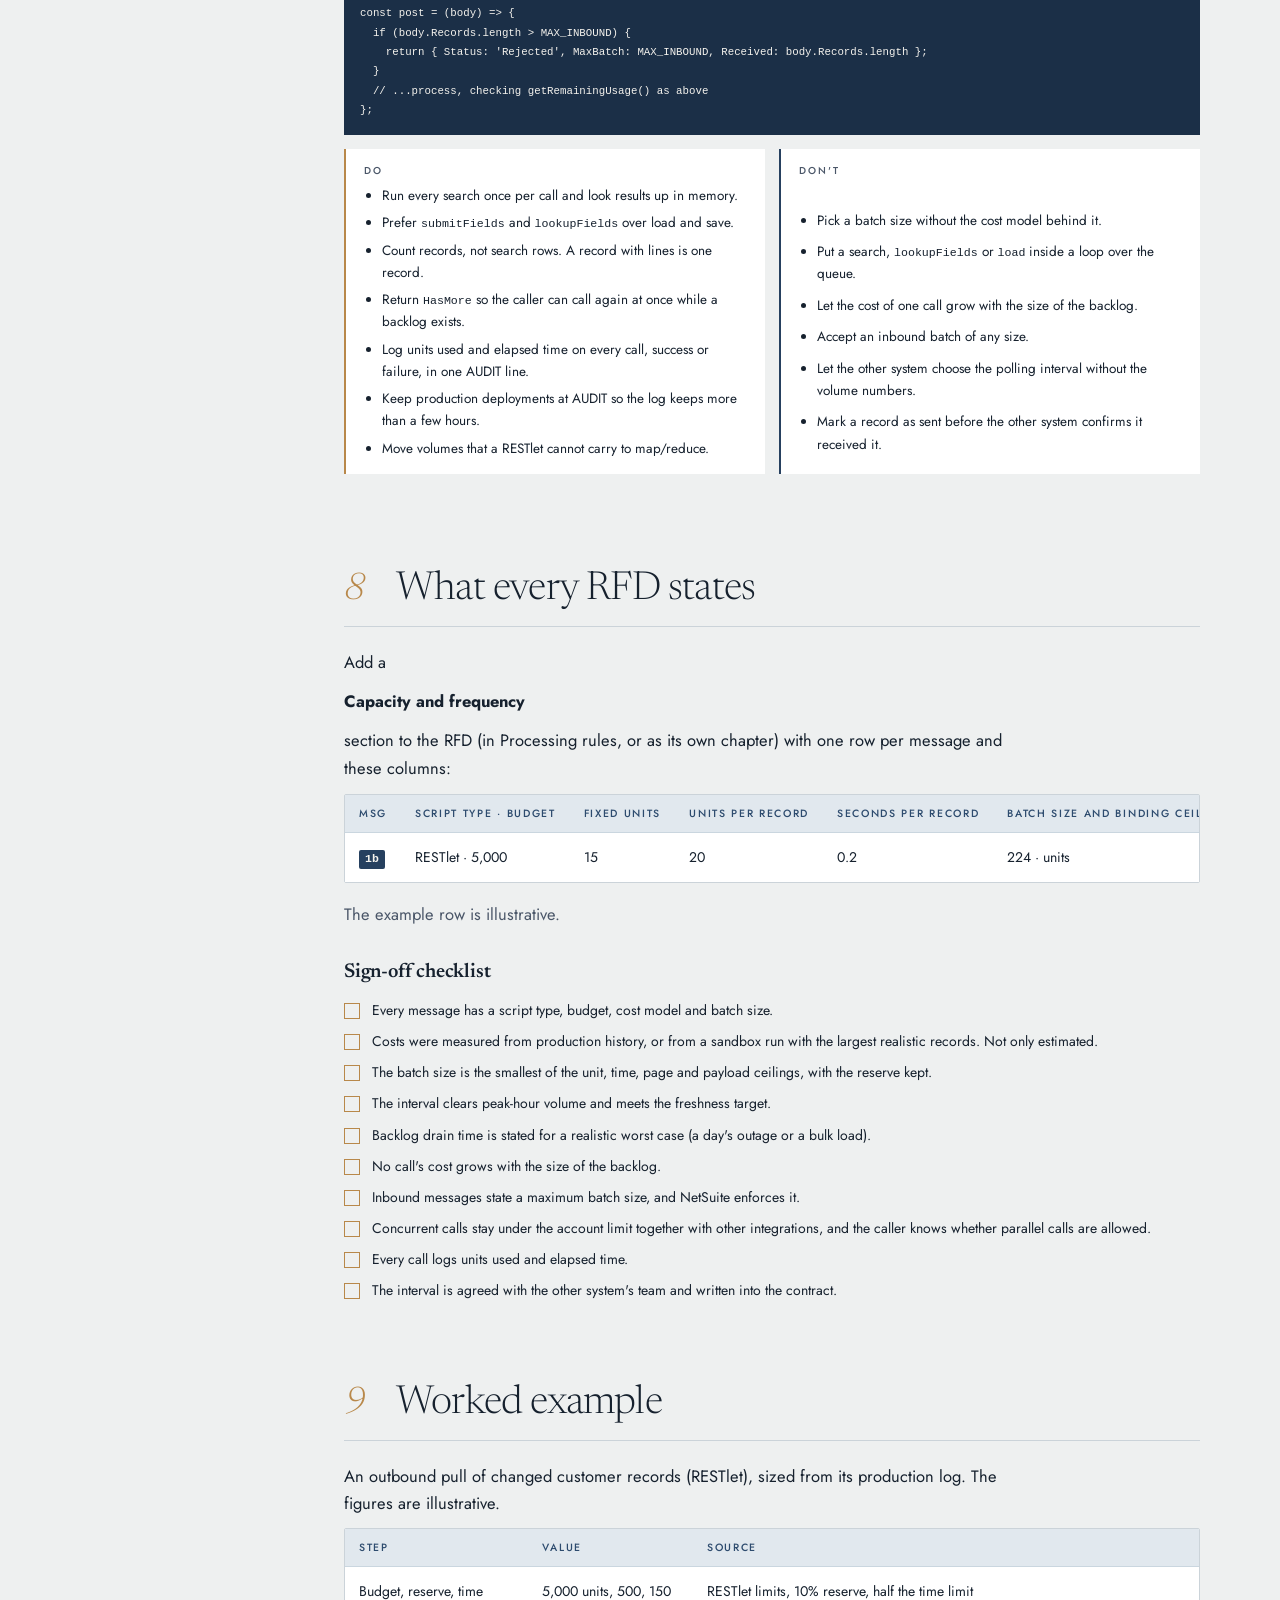
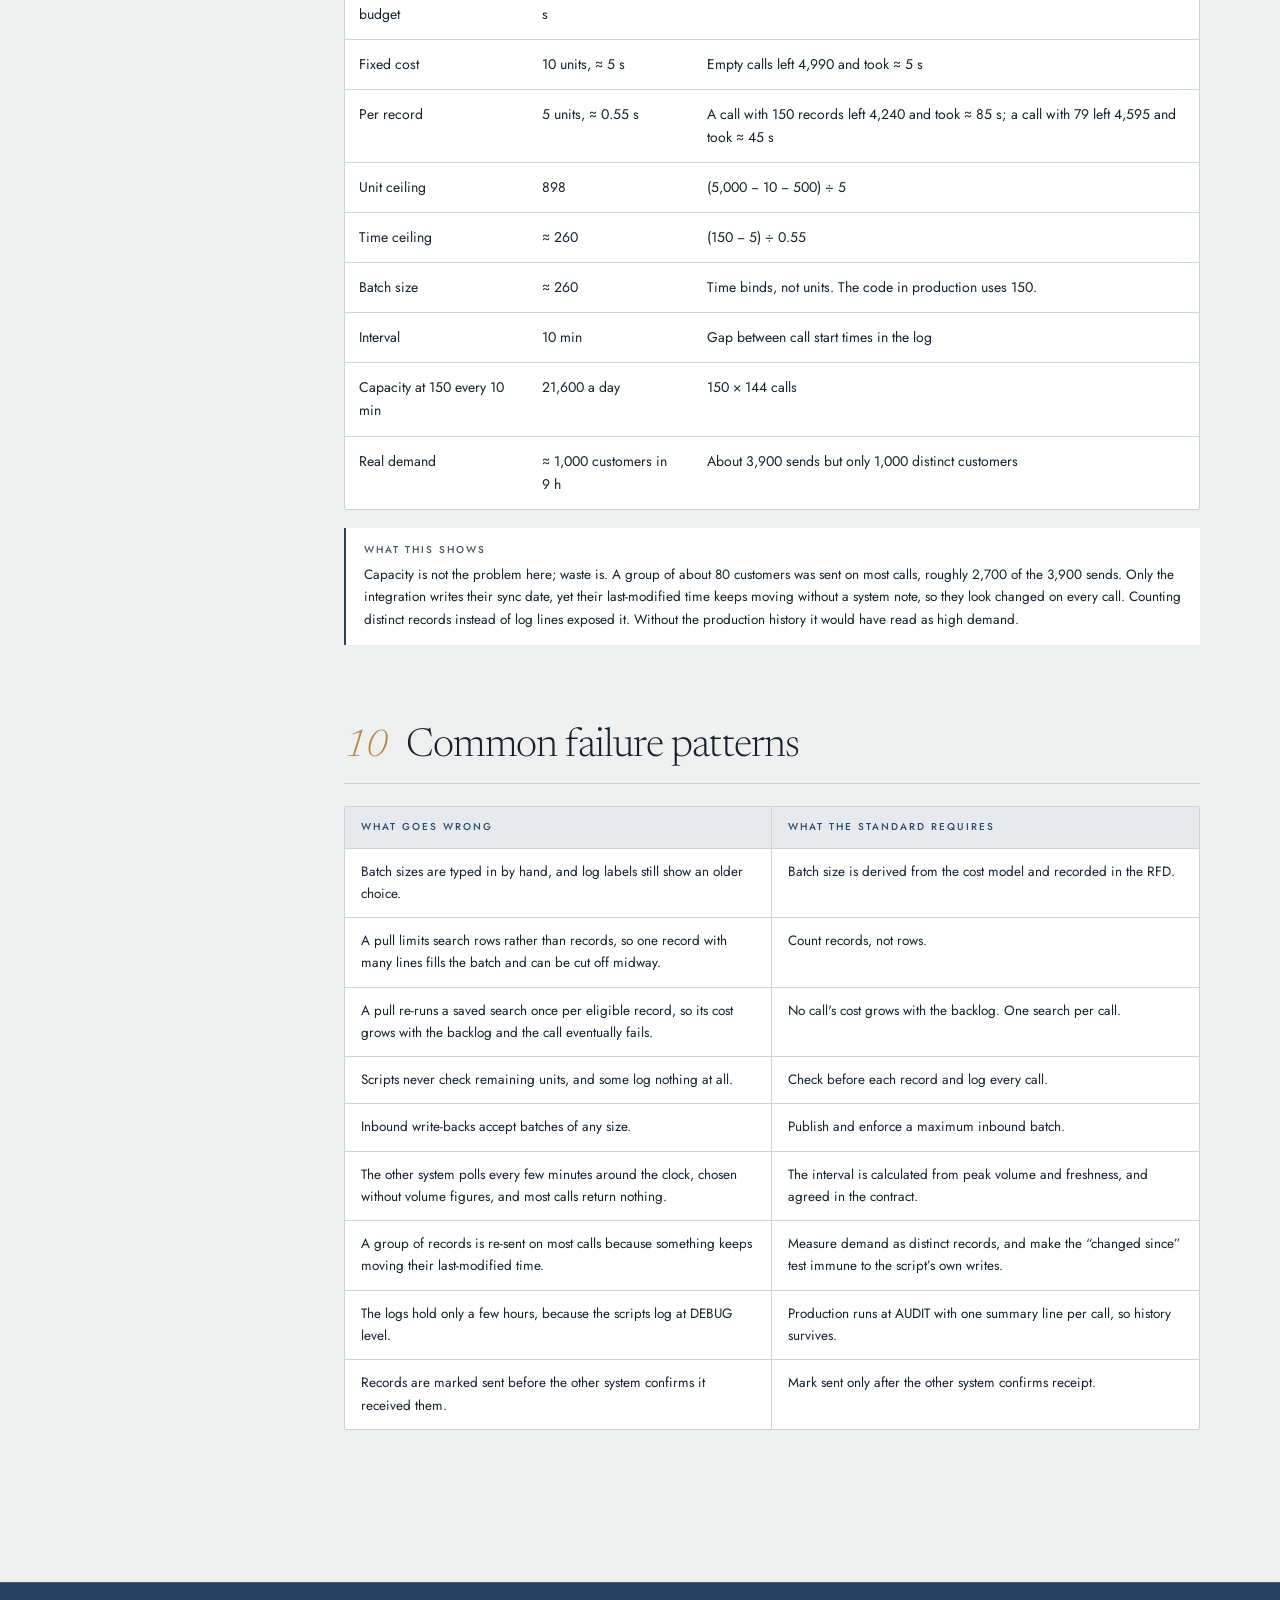
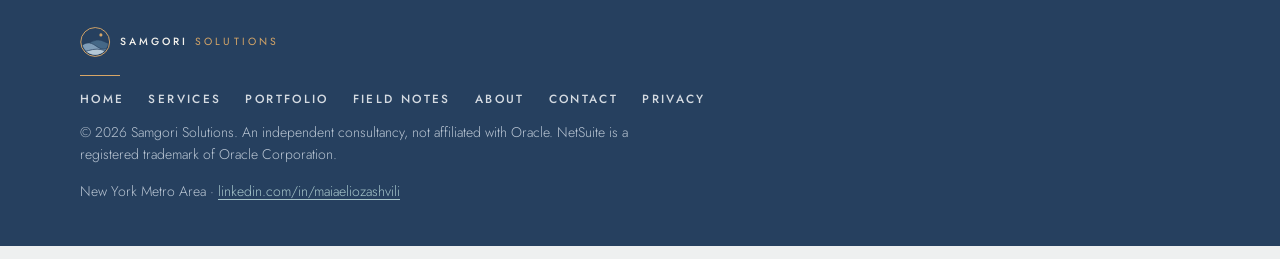
<file: public/field-notes/integration-capacity-standard.html>
<!doctype html><html><head><meta charset=utf8><meta name=viewport content="width=device-width,initial-scale=1,viewport-fit=cover"><title>Integration Capacity Standard · Field Notes · Samgori Solutions</title><meta name="description" content="How to size every NetSuite integration before it is built: how many records one call can safely handle, and how often the other system has to call to keep up."><style>:root{color-scheme:light;box-sizing:border-box;padding-top:env(safe-area-inset-top,0px);padding-bottom:env(safe-area-inset-bottom,0px)}html{scroll-padding-top:env(safe-area-inset-top,0px)}body{margin:0;padding:0;font:14px -apple-system,BlinkMacSystemFont,sans-serif;background:#faf9f5;color:#141413}img{max-width:100%}[hidden]:not([hidden=until-found i]){display:none!important}</style></head><body>
<link rel="preconnect" href="https://fonts.googleapis.com">
<link href="https://fonts.googleapis.com/css2?family=Jost:wght@300;400;500;600&family=Newsreader:ital,opsz,wght@0,6..72,300;0,6..72,400;1,6..72,300;1,6..72,400&display=swap" rel="stylesheet">
<style>
/* Layout: charcoal header, deep-navy hero, then a sticky contents rail beside one reading column. */
:root {
  --cn-charcoal:#1C1C1A; --cn-navy:#0E3A4A; --cn-hero-bg:#0B2538; --cn-gold:#C8A951; --cn-gold-dark:#A8893A;
  --cn-cyan:#06B6D4; --cn-cream:#F8F6F1; --cn-offwhite:#FFF6E0; --cn-navy-50:#E7F0F5; --cn-navy-900:#04232E;
  --font-sans:'Inter',-apple-system,BlinkMacSystemFont,'Segoe UI',system-ui,sans-serif;
  --font-mono:Consolas,Monaco,'Cascadia Mono',monospace;
  --radius-sm:4px; --radius-md:8px;

  --bg:#F8F6F1; --surface:#FCFBF8; --surface-2:#EFF3F2; --fg:#0E3A4A; --body:rgba(14,58,74,.86);
  --muted:rgba(14,58,74,.62); --line:rgba(14,58,74,.15); --ghost:rgba(14,58,74,.06);
  --gold:#C8A951; --gold-text:#8A6D22; --cyan-text:#0E7490; --cyan-fill:rgba(6,182,212,.12);
  --th-bg:#0E3A4A; --th-fg:#F8F6F1; --code-bg:#1C1C1A; --code-fg:#F8F6F1;
  --j-key:#9FD8E6; --j-str:#E8D9A8; --j-num:#7FD1C1; --j-bool:#F0B78E;
}
@media (prefers-color-scheme: dark) { :root:not([data-theme="light"]) {
  --bg:#161816; --surface:#1E2427; --surface-2:#1A2D35; --fg:#F8F6F1; --body:rgba(248,246,241,.84);
  --muted:rgba(248,246,241,.58); --line:rgba(248,246,241,.13); --ghost:rgba(248,246,241,.05);
  --gold-text:#D7BC6E; --cyan-text:#5FD7EA; --cyan-fill:rgba(6,182,212,.16);
  --th-bg:#0E3A4A; --th-fg:#F8F6F1; --code-bg:#04232E; --code-fg:#F8F6F1; color-scheme:dark;
} }
:root[data-theme="dark"] {
  --bg:#161816; --surface:#1E2427; --surface-2:#1A2D35; --fg:#F8F6F1; --body:rgba(248,246,241,.84);
  --muted:rgba(248,246,241,.58); --line:rgba(248,246,241,.13); --ghost:rgba(248,246,241,.05);
  --gold-text:#D7BC6E; --cyan-text:#5FD7EA; --cyan-fill:rgba(6,182,212,.16);
  --th-bg:#0E3A4A; --th-fg:#F8F6F1; --code-bg:#04232E; --code-fg:#F8F6F1; color-scheme:dark;
}
* { box-sizing:border-box; }
html { scroll-behavior:smooth; }
@media (prefers-reduced-motion: reduce) { html { scroll-behavior:auto; } }
body { background:var(--bg); color:var(--body); font-family:var(--font-sans); font-size:15px; line-height:1.65; }
code, .code { font-family:var(--font-mono); }
code { font-size:.86em; overflow-wrap:anywhere; }
h1,h2,h3 { color:var(--fg); text-wrap:balance; margin:0; }
p { margin:0; }
a { color:var(--cyan-text); }
:focus-visible { outline:2px solid var(--cn-cyan); outline-offset:2px; }

/* header */
.cn-header { background:var(--cn-charcoal); height:60px; display:flex; align-items:center; justify-content:space-between; gap:12px;
  padding:0 24px; position:sticky; top:env(safe-area-inset-top,0px); z-index:100; }
.cn-logo-group { display:flex; align-items:center; min-width:0; }
.cn-logo-divider { width:1px; height:28px; background:rgba(248,246,241,.18); margin:0 16px; flex-shrink:0; }
.cn-logo-tag { display:flex; align-items:baseline; white-space:nowrap; overflow:hidden; }
.cn-logo-main { font-size:13px; font-weight:700; color:var(--cn-cream); letter-spacing:-.2px; }
.cn-logo-sep { font-size:11px; color:rgba(248,246,241,.25); margin:0 7px; }
.cn-logo-sub { font-size:11px; }
.cn-logo-sub-muted { color:rgba(248,246,241,.38); }
.cn-logo-oracle { color:#C74634; font-weight:700; }
.cn-logo-net { color:var(--cn-cream); font-weight:800; }
.cn-logo-suite { color:rgba(248,246,241,.75); font-weight:300; }
.hdr-doc { display:flex; align-items:center; gap:8px; flex-shrink:0; }
.hdr-doc .lbl { font-size:11px; font-weight:500; color:rgba(248,246,241,.6); letter-spacing:1.5px; text-transform:uppercase; }
.ver-pill { font-size:11px; font-weight:700; color:var(--cn-charcoal); background:var(--cn-gold); border-radius:999px; padding:3px 10px; }
@media (max-width:640px) { .cn-logo-sub, .cn-logo-sep, .hdr-doc .lbl { display:none; } .cn-header { padding:0 16px; } }

/* hero */
.hero { background:var(--cn-hero-bg); color:var(--cn-cream); position:relative; overflow:hidden; }
.hero-in { max-width:1240px; margin:0 auto; padding:44px 24px 36px; display:grid; grid-template-columns:minmax(0,1fr) 200px; gap:32px; align-items:end; }
.eyebrow { font-size:11px; font-weight:600; letter-spacing:3.2px; text-transform:uppercase; color:rgba(248,246,241,.55); }
.hero h1 { color:var(--cn-cream); font-size:clamp(30px,4.4vw,46px); font-weight:800; letter-spacing:-1.4px; line-height:1.08; margin:10px 0 12px; }
.hero h1 em { font-style:italic; font-weight:300; color:var(--cn-gold); letter-spacing:-.8px; }
.hero .lede { max-width:62ch; color:rgba(248,246,241,.78); font-size:15.5px; }
.meta { display:flex; flex-wrap:wrap; gap:10px 28px; margin-top:22px; padding-top:18px; border-top:1px solid rgba(248,246,241,.14); }
.meta div { display:flex; flex-direction:column; gap:2px; }
.meta dt { font-size:10px; letter-spacing:2.4px; text-transform:uppercase; color:rgba(248,246,241,.48); font-weight:600; }
.meta dd { margin:0; font-size:13.5px; font-weight:600; color:var(--cn-cream); }
.bonsai { width:200px; height:200px; opacity:.92; }
.bonsai svg { display:block; }
.changed { margin-top:16px; font-size:13px; color:rgba(248,246,241,.72); }
.changed b { color:var(--cn-cream); font-weight:600; }
@media (max-width:760px) { .hero-in { grid-template-columns:1fr; } .bonsai { position:absolute; right:-30px; top:10px; width:150px; height:150px; opacity:.18; } }

/* layout */
.wrap { max-width:1240px; margin:0 auto; padding-inline:24px; padding-block:32px 64px; display:grid; grid-template-columns:220px minmax(0,1fr); gap:44px; }
.toc { position:sticky; top:calc(60px + env(safe-area-inset-top,0px) + 24px); align-self:start; max-height:calc(100vh - 110px); overflow:auto; }
.toc .eyebrow { color:var(--muted); display:block; margin-bottom:10px; }
.toc ol { list-style:none; margin:0; padding:0; border-left:1px solid var(--line); }
.toc a { display:flex; gap:10px; padding:6px 0 6px 14px; margin-left:-1px; border-left:2px solid transparent; color:var(--muted); text-decoration:none; font-size:13.5px; line-height:1.35; }
.toc a .n { font-variant-numeric:tabular-nums; min-width:16px; color:var(--muted); font-weight:500; }
.toc a:hover { color:var(--fg); background:var(--ghost); }
.toc a.on { color:var(--fg); border-left-color:var(--cn-cyan); font-weight:600; }
.toc-ver { margin-top:18px; padding:12px 14px; border:1px solid var(--line); border-radius:var(--radius-md); font-size:12px; color:var(--muted); }
.toc-ver ul { margin:6px 0 0; padding:0; list-style:none; }
.ver { font-weight:700; color:var(--fg); margin-right:4px; }
@media (max-width:900px) {
  .wrap { grid-template-columns:minmax(0,1fr); gap:24px; padding-inline:16px; }
  .toc { position:static; max-height:none; }
  .toc ol { display:flex; flex-wrap:wrap; gap:4px 6px; border:0; }
  .toc a { border:1px solid var(--line); border-radius:999px; padding:4px 12px; margin:0; font-size:12.5px; }
  .toc a.on { border-color:var(--cn-cyan); }
  .toc-ver { display:none; }
}
main { min-width:0; }
section.ch { padding-top:8px; margin-bottom:56px; scroll-margin-top:84px; }
.ch-head { display:flex; align-items:baseline; gap:14px; padding-bottom:12px; border-bottom:1px solid var(--line); margin-bottom:22px; }
.ch-num { font-size:30px; font-weight:300; font-style:italic; color:var(--gold-text); line-height:1; font-variant-numeric:tabular-nums; min-width:34px; }
.ch-head h2 { font-size:24px; font-weight:700; letter-spacing:-.5px; }
.prose { max-width:70ch; display:grid; gap:12px; }
h3.sub { font-size:16px; font-weight:600; margin:28px 0 10px; display:flex; flex-wrap:wrap; gap:4px 10px; align-items:baseline; }
h3.sub:first-child { margin-top:0; }
.rec { font-weight:400; font-size:12.5px; font-family:var(--font-mono); }
.muted { color:var(--muted); }
.small { font-size:12.5px; }
.nowrap { white-space:nowrap; }

/* cards */
.cards { display:grid; grid-template-columns:repeat(auto-fit,minmax(240px,1fr)); gap:14px; margin-top:16px; }
.card { background:var(--surface); border:1px solid var(--line); border-top:3px solid var(--cn-navy); border-radius:var(--radius-md); padding:16px 18px; display:grid; gap:8px; align-content:start; }
.card.sor { border-top-color:var(--cn-cyan); }
.card-label { font-size:10px; font-weight:600; text-transform:uppercase; letter-spacing:2.4px; color:var(--muted); }
.card h3 { font-size:17px; }
.card p, .card li { font-size:13.5px; }
.card ul { margin:0; padding-left:18px; }
.gn { display:grid; grid-template-columns:repeat(auto-fit,minmax(280px,1fr)); gap:14px; }
.gn ul { margin:0; padding-left:18px; display:grid; gap:6px; }

/* runtime view */
.legs { list-style:none; margin:0 0 26px; padding:0; border:1px solid var(--line); border-radius:var(--radius-md); background:var(--surface); }
.leg { display:grid; grid-template-columns:34px minmax(0,1.4fr) 120px minmax(0,1.3fr) 90px; gap:12px; align-items:center; padding:10px 16px; border-top:1px solid var(--line); font-size:13.5px; }
.leg:first-child { border-top:0; }
.legno { font-weight:300; font-style:italic; font-size:20px; color:var(--muted); }
.legname { font-weight:600; color:var(--fg); }
.legmode { justify-self:start; font-size:11px; font-weight:600; letter-spacing:.04em; text-transform:uppercase; padding:3px 9px; border-radius:999px; background:var(--ghost); color:var(--fg); border:1px solid var(--line); }
.legmode.push { background:var(--cyan-fill); color:var(--cyan-text); border-color:transparent; }
.legtrig { color:var(--muted); }
.legmsgs { font-family:var(--font-mono); font-size:12.5px; color:var(--muted); text-align:right; }
@media (max-width:700px) { .leg { grid-template-columns:30px minmax(0,1fr) auto; } .legtrig, .legmsgs { grid-column:2 / -1; text-align:left; } }
.diagram { background:var(--surface); border:1px solid var(--line); border-radius:var(--radius-md); padding:16px; overflow-x:auto; margin:0 0 26px; }
.diagram pre.mermaid { margin:0; background:transparent; }
.phases { display:grid; grid-template-columns:repeat(auto-fit,minmax(280px,1fr)); gap:14px; }
.phase { border:1px solid var(--line); border-radius:var(--radius-md); padding:14px 16px; background:var(--surface); display:grid; gap:8px; align-content:start; }
.ph-top { display:flex; align-items:baseline; gap:10px; flex-wrap:wrap; }
.ph-k { font-weight:800; color:var(--cyan-text); }
.phase h3 { font-size:15px; }
.phase p { font-size:13.5px; }

/* tables */
.tw { overflow-x:auto; border:1px solid var(--line); border-radius:var(--radius-md); margin:8px 0 18px; background:var(--surface); }
table.t { width:100%; border-collapse:collapse; font-size:13px; }
.t th { background:var(--th-bg); color:var(--th-fg); text-align:left; font-weight:600; font-size:11px; letter-spacing:.06em; text-transform:uppercase; padding:9px 12px; white-space:nowrap; position:sticky; top:0; }
.t td { padding:9px 12px; border-top:1px solid var(--line); vertical-align:top; }
.t tbody tr:hover td { background:var(--ghost); }
.fname { font-family:var(--font-mono); font-size:12.5px; font-weight:700; color:var(--fg); white-space:nowrap; }
.ns, .keys { font-family:var(--font-mono); font-size:12px; color:var(--muted); }
.ns { min-width:220px; }
.path { font-family:var(--font-mono); font-size:12px; color:var(--muted); }
.type { font-family:var(--font-mono); font-size:11.5px; padding:1px 7px; border-radius:var(--radius-sm); background:var(--surface-2); color:var(--fg); }
.rec-c { font-weight:600; color:var(--fg); white-space:nowrap; }
.qno { font-weight:700; color:var(--fg); white-space:nowrap; font-variant-numeric:tabular-nums; }
tr.stamp td { background:var(--surface-2); }
.dict td:last-child { min-width:220px; }
.msgno { display:inline-block; font-family:var(--font-mono); font-weight:700; font-size:12.5px; color:var(--cn-cream); background:var(--cn-navy); border-radius:var(--radius-sm); padding:1px 7px; }
.msgno.sm { font-size:11.5px; padding:0 6px; }
.cn-badge { display:inline-block; padding:2px 8px; border-radius:999px; font-size:10px; font-weight:600; text-transform:uppercase; letter-spacing:.04em; white-space:nowrap; }
.cn-badge-cyan { background:var(--cyan-fill); color:var(--cyan-text); }
.cn-badge-navy { background:var(--ghost); color:var(--fg); border:1px solid var(--line); }

/* callouts */
.callout { border-left:3px solid var(--cn-navy); background:var(--surface); border-radius:0 var(--radius-md) var(--radius-md) 0; padding:14px 18px; margin:14px 0; display:grid; gap:6px; }
.callout.cy { border-left-color:var(--cn-cyan); }
.callout-label { font-size:10px; font-weight:600; letter-spacing:2.4px; text-transform:uppercase; color:var(--muted); }
.callout ul { margin:0; padding-left:18px; display:grid; gap:5px; font-size:13.5px; }
.callout p { font-size:13.5px; }

/* payloads */
.pls { display:grid; gap:16px; }
.pl { border:1px solid var(--line); border-radius:var(--radius-md); overflow:hidden; background:var(--surface); }
.pl-head { display:flex; flex-wrap:wrap; gap:6px 12px; align-items:center; padding:10px 14px; border-bottom:1px solid var(--line); }
.pl-name { font-weight:600; color:var(--fg); font-size:14px; }
.dir { font-size:12.5px; color:var(--muted); }
.pl-head .cn-badge { margin-left:auto; }
.pl-empty { padding:14px; font-size:13.5px; color:var(--muted); }
pre.code { margin:0; background:var(--code-bg); color:var(--code-fg); padding:14px 16px; overflow-x:auto; font-size:12.5px; line-height:1.55; max-height:560px; }
.jk { color:var(--j-key); } .js { color:var(--j-str); } .jn { color:var(--j-num); } .jb { color:var(--j-bool); }

/* segmented filter */
.segs { display:flex; flex-wrap:wrap; gap:6px; margin:4px 0 10px; }
.seg { font:600 12px var(--font-mono); padding:5px 10px; border-radius:999px; border:1px solid var(--line); background:var(--surface); color:var(--fg); cursor:pointer; }
.seg:hover { background:var(--ghost); }
.seg.on { background:var(--cn-navy); color:var(--cn-cream); border-color:var(--cn-navy); }

/* rules */
.rules { display:grid; gap:20px; max-width:80ch; }
.rules h3 { font-size:16px; margin-bottom:8px; }
.rules ul, .rules ol { margin:0; padding-left:20px; display:grid; gap:7px; font-size:14px; }

.formula { display:flex; align-items:center; gap:12px; flex-wrap:wrap; padding:14px 18px; margin:4px 0; background:var(--surface); border:1px solid var(--line); border-left:3px solid var(--cn-cyan); border-radius:0 var(--radius-md) var(--radius-md) 0; font-size:14px; color:var(--fg); font-weight:600; }
.formula .eq { color:var(--muted); font-weight:400; }
.formula .frac { display:inline-flex; flex-direction:column; text-align:center; font-family:var(--font-mono); font-size:13px; font-weight:500; }
.formula .frac span:first-child { border-bottom:1px solid var(--fg); padding-bottom:3px; margin-bottom:3px; }
.cn-footer { background:var(--cn-charcoal); padding:14px 24px; display:flex; flex-wrap:wrap; gap:8px; justify-content:space-between; align-items:center; }
.cn-footer-brand { font-size:11px; font-weight:800; letter-spacing:2px; color:var(--cn-cream); text-transform:uppercase; }
.cn-footer-copy { font-size:11px; color:rgba(248,246,241,.45); }
/* capacity page additions */
.calc { display:grid; grid-template-columns:minmax(0,1fr) minmax(0,1fr); gap:18px; }
@media (max-width:860px) { .calc { grid-template-columns:minmax(0,1fr); } }
.calc fieldset { border:1px solid var(--line); border-radius:var(--radius-md); background:var(--surface); padding:14px 16px 16px; margin:0; display:grid; gap:10px; min-width:0; }
.calc legend { font-size:10px; font-weight:600; letter-spacing:2.4px; text-transform:uppercase; color:var(--muted); padding:0 6px; }
.fld { display:grid; grid-template-columns:minmax(0,1fr) 128px; gap:10px; align-items:center; font-size:13.5px; }
.fld label { color:var(--fg); }
.fld small { display:block; color:var(--muted); font-size:11.5px; line-height:1.4; }
.fld input, .fld select { width:100%; font:500 13.5px var(--font-sans); color:var(--fg); background:var(--bg); border:1px solid var(--line); border-radius:var(--radius-sm); padding:6px 8px; font-variant-numeric:tabular-nums; }
.fld input:focus, .fld select:focus { outline:2px solid var(--cn-cyan); outline-offset:0; }
.presets { display:flex; flex-wrap:wrap; gap:6px; margin-bottom:12px; }
.out { border:1px solid var(--line); border-radius:var(--radius-md); background:var(--surface); overflow:hidden; }
.out-row { display:grid; grid-template-columns:minmax(0,1fr) auto; gap:12px; padding:10px 16px; border-top:1px solid var(--line); font-size:13.5px; align-items:baseline; }
.out-row:first-child { border-top:0; }
.out-row .v { font-weight:700; color:var(--fg); font-variant-numeric:tabular-nums; text-align:right; }
.out-row .why { display:block; color:var(--muted); font-size:11.5px; }
.out-hero { padding:16px; background:var(--cn-hero-bg); color:var(--cn-cream); display:grid; gap:4px; }
.out-hero .lbl { font-size:10px; letter-spacing:2.4px; text-transform:uppercase; color:rgba(248,246,241,.6); font-weight:600; }
.out-hero .big { font-size:36px; font-weight:800; letter-spacing:-1px; color:var(--cn-gold); font-variant-numeric:tabular-nums; line-height:1.1; }
.out-hero .sub { font-size:12.5px; color:rgba(248,246,241,.75); }
.verdict { margin:12px 0 0; padding:12px 16px; border-radius:var(--radius-md); font-size:13.5px; border-left:3px solid var(--cn-cyan); background:var(--surface); }
.verdict.warn { border-left-color:var(--cn-gold); }
.steps { counter-reset:s; list-style:none; margin:0; padding:0; display:grid; gap:12px; }
.steps > li { counter-increment:s; display:grid; grid-template-columns:36px minmax(0,1fr); gap:12px; align-items:start; }
.steps > li::before { content:counter(s); font-size:22px; font-weight:300; font-style:italic; color:var(--gold-text); line-height:1.2; }
.steps h3 { font-size:15px; margin-bottom:4px; }
.steps p, .steps li li { font-size:14px; }
.fx { font-family:var(--font-mono); font-size:13px; background:var(--surface-2); color:var(--fg); padding:8px 12px; border-radius:var(--radius-sm); display:block; margin-top:6px; overflow-x:auto; white-space:pre; }
.lesson { display:grid; grid-template-columns:minmax(0,1fr) minmax(0,1fr); gap:0; border:1px solid var(--line); border-radius:var(--radius-md); overflow:hidden; background:var(--surface); }
.lesson > div { padding:12px 16px; border-top:1px solid var(--line); font-size:13.5px; }
.lesson > div:nth-child(-n+2) { border-top:0; }
.lesson > div:nth-child(odd) { border-right:1px solid var(--line); }
.lesson .h { font-size:10px; font-weight:600; letter-spacing:2.4px; text-transform:uppercase; color:var(--muted); background:var(--surface-2); }
@media (max-width:700px) { .lesson { grid-template-columns:minmax(0,1fr); } .lesson > div:nth-child(odd) { border-right:0; } .lesson > div:nth-child(2) { border-top:1px solid var(--line); } }
.check { list-style:none; margin:0; padding:0; display:grid; gap:8px; }
.check li { display:grid; grid-template-columns:20px minmax(0,1fr); gap:8px; font-size:14px; }
.check li::before { content:""; width:14px; height:14px; border:1.5px solid var(--muted); border-radius:3px; margin-top:4px; }

/* ===== Samgori Solutions restyle =====
   Navy bands, bronze accents, Newsreader display serif over Jost body, square edges, hairline rules. */
:root {
  --navy:#26405F; --navy-deep:#1B2F47; --bronze:#D7A667; --bronze-rule:#B8884A; --bronze-soft:#F1E6D6; --bronze-text:#7F5A2C;
  --azure:#B4C8D6; --azure-soft:#E1E8EE; --azure-line:#CAD6DF; --azure-text:#2D4B6E; --cadet:#4E8C96; --teal:#356874;
  --cn-charcoal:#26405F; --cn-navy:#26405F; --cn-hero-bg:#26405F; --cn-gold:#D7A667; --cn-gold-dark:#B8884A;
  --cn-cyan:#B8884A; --cn-cream:#F4F2ED; --cn-offwhite:#F4F2ED;
  --font-sans:'Jost',system-ui,-apple-system,'Segoe UI',sans-serif;
  --font-display:'Newsreader',Georgia,'Times New Roman',serif;
  --radius-sm:2px; --radius-md:2px;
  --bg:#EEF0F0; --surface:#FFFFFF; --surface-2:#E6EAEC; --fg:#16212E; --body:#16212E;
  --muted:#4A5668; --line:#CBD3D9; --ghost:rgba(38,64,95,.06);
  --gold-text:#7F5A2C; --cyan-text:#356874; --cyan-fill:#F1E6D6;
  --th-bg:#E1E8EE; --th-fg:#2D4B6E; --code-bg:#1B2F47; --code-fg:#F4F2ED;
  --j-key:#A7C6CB; --j-str:#D7A667; --j-num:#B4C8D6; --j-bool:#F1E6D6;
}
@media (prefers-color-scheme: dark) { :root:not([data-theme="light"]) {
  --bg:#16212E; --surface:#1D2D42; --surface-2:#22354D; --fg:#F4F2ED; --body:rgba(244,242,237,.88);
  --muted:#B9C5D3; --line:rgba(255,255,255,.14); --ghost:rgba(255,255,255,.05);
  --gold-text:#D7A667; --cyan-text:#A7C6CB; --cyan-fill:rgba(215,166,103,.16);
  --th-bg:#22354D; --th-fg:#B4C8D6; --code-bg:#111A26; --code-fg:#F4F2ED; --cn-navy:#3A5B85; color-scheme:dark;
} }
:root[data-theme="dark"] {
  --bg:#16212E; --surface:#1D2D42; --surface-2:#22354D; --fg:#F4F2ED; --body:rgba(244,242,237,.88);
  --muted:#B9C5D3; --line:rgba(255,255,255,.14); --ghost:rgba(255,255,255,.05);
  --gold-text:#D7A667; --cyan-text:#A7C6CB; --cyan-fill:rgba(215,166,103,.16);
  --th-bg:#22354D; --th-fg:#B4C8D6; --code-bg:#111A26; --code-fg:#F4F2ED; --cn-navy:#3A5B85; color-scheme:dark;
}
body { font-family:var(--font-sans); font-size:16px; font-weight:400; line-height:1.65; }
h1,h2,h3,.card h3,.phase h3 { font-family:var(--font-display); font-weight:400; letter-spacing:-.01em; }
a { color:var(--cyan-text); text-underline-offset:3px; }
:focus-visible { outline:2px solid var(--teal); outline-offset:2px; }
.eyebrow, .callout-label, .card-label, .lesson .h, .fld legend, .calc legend, .out-hero .lbl, .meta dt { font-family:var(--font-sans); font-weight:500; letter-spacing:.2em; }

/* header: navy bar, wordmark left, doc label right */
.cn-header { background:var(--navy); height:77px; border-bottom:1px solid rgba(255,255,255,.14); padding:0 max(24px,calc((100vw - 1240px)/2 + 24px)); }
.sg-brand { display:flex; align-items:center; gap:12px; text-decoration:none; }
.sg-brand svg { flex:none; }
.sg-word { font:500 13.5px var(--font-sans); letter-spacing:.2em; text-transform:uppercase; color:#F4F2ED; white-space:nowrap; }
.sg-word span { color:var(--bronze); font-weight:400; margin-left:.45em; }
.hdr-doc { gap:16px; }
.hdr-doc .lbl { font:500 12px var(--font-sans); letter-spacing:.2em; color:#F4F2ED; padding-bottom:3px; border-bottom:1px solid var(--bronze); }
.ver-pill { font:500 11px var(--font-sans); letter-spacing:.16em; text-transform:uppercase; color:var(--bronze); background:transparent; border:1px solid rgba(215,166,103,.55); padding:3px 11px; }
@media (max-width:640px) { .cn-header { padding:0 16px; } .hdr-doc .lbl { display:none; } }

/* hero */
.hero { background:var(--navy); }
.hero-in { grid-template-columns:minmax(0,1fr); max-width:1240px; padding:72px 24px 56px; gap:0; }
.hero .eyebrow { display:flex; align-items:center; gap:14px; color:var(--azure); }
.hero .eyebrow::before { content:""; width:32px; height:1px; background:var(--bronze); }
.hero h1 { font-family:var(--font-display); font-weight:300; font-size:clamp(40px,6vw,72px); letter-spacing:-.026em; line-height:1.04; margin:20px 0 22px; max-width:14ch; }
.hero h1 em { font-style:italic; font-weight:300; color:var(--bronze); letter-spacing:-.026em; }
.hero .lede { font-weight:300; font-size:19px; line-height:1.6; color:#D5DBE2; max-width:60ch; }
.meta { border-top:1px solid rgba(255,255,255,.14); margin-top:34px; padding-top:22px; gap:14px 44px; }
.meta dt { color:var(--azure); font-size:10.5px; }
.meta dd { font-weight:500; font-size:14.5px; color:#F4F2ED; }
.changed { color:#D5DBE2; font-weight:300; font-size:14.5px; max-width:80ch; }
.changed b { color:var(--bronze); font-weight:500; }

/* layout and chapter heads */
.wrap { padding-block:56px 80px; }
.toc a { font-size:14px; border-left-width:2px; }
.toc a.on { border-left-color:var(--bronze); color:var(--fg); font-weight:500; }
.toc-ver { border-radius:0; background:var(--surface); }
section.ch { margin-bottom:72px; }
.ch-head { gap:18px; padding-bottom:14px; border-bottom:1px solid var(--line); }
.ch-num { font-family:var(--font-display); font-style:italic; font-weight:300; font-size:38px; color:var(--bronze-rule); }
.ch-head h2 { font-family:var(--font-display); font-weight:300; font-size:clamp(28px,3.4vw,40px); letter-spacing:-.02em; line-height:1.1; }
h3.sub { font-size:20px; letter-spacing:-.01em; }
.prose { font-size:16.5px; }

/* cards, callouts, lessons: flat white panels with a hairline and a navy or bronze top rule */
.card { border-top:2px solid var(--navy); border-radius:2px; }
.card.sor { border-top-color:var(--bronze); }
.callout { border-left:2px solid var(--navy); border-radius:0; background:var(--surface); }
.callout.cy { border-left-color:var(--bronze-rule); }
.formula { border-left:2px solid var(--bronze-rule); border-radius:0; }
.lesson, .tw, .legs, .out, .pl, .phase, .calc fieldset, .diagram { border-radius:2px; }
.lesson .h { background:var(--surface-2); color:var(--azure-text); }

/* tables: pale azure header, hairline rows, small uppercase labels */
.t th { font:500 10.5px var(--font-sans); letter-spacing:.16em; padding:11px 14px; border-bottom:1px solid var(--azure-line); position:static; }
.t td { padding:13px 14px; border-top:1px solid var(--azure-line); font-size:14px; }
.t tbody tr:hover td { background:var(--ghost); }
.rec-c, .qno { font-weight:500; }
.fname, .ns, .keys, .path, code, .fx, .legmsgs, .rec, .seg { font-family:'SF Mono',ui-monospace,Menlo,Consolas,monospace; }
.type { background:var(--azure-soft); color:var(--azure-text); border-radius:2px; }
.msgno { background:var(--navy); color:#F4F2ED; border-radius:2px; }

/* pills echo the Migrate/Rewrite/Retire verdict chips: outlined, rounded, small caps */
.cn-badge, .legmode { font:500 10.5px var(--font-sans); letter-spacing:.16em; border:1px solid var(--line); background:transparent; color:var(--azure-text); padding:3px 11px; }
.cn-badge-cyan, .legmode.push { background:var(--bronze-soft); color:var(--bronze-text); border-color:transparent; }
.seg { font:500 11.5px var(--font-sans); letter-spacing:.14em; text-transform:uppercase; padding:7px 14px; border:1px solid var(--line); background:var(--surface); color:var(--azure-text); }
.seg:hover { border-color:var(--navy); background:var(--surface); }
.seg.on { background:var(--navy); color:#F4F2ED; border-color:var(--navy); }

/* steps, checklist */
.steps > li::before { font-family:var(--font-display); font-style:italic; font-weight:300; font-size:30px; color:var(--bronze-rule); }
.steps h3 { font-size:19px; }
.check li::before { border-radius:0; border-color:var(--bronze-rule); }
.fx { background:var(--azure-soft); color:var(--azure-text); border-radius:2px; }

/* code: deep navy */
pre.code { background:var(--code-bg); border-radius:0; }

/* calculator */
.fld input, .fld select { background:#fff; border-radius:2px; border:1px solid var(--azure-line); font-family:var(--font-sans); }
@media (prefers-color-scheme: dark) { :root:not([data-theme="light"]) .fld input, :root:not([data-theme="light"]) .fld select { background:var(--bg); } }
.fld input:focus, .fld select:focus { outline:2px solid var(--teal); }
.out-hero { background:var(--navy); }
.out-hero .big { font-family:var(--font-display); font-weight:300; font-size:56px; letter-spacing:-.03em; color:var(--bronze); }
.out-hero .sub { color:#D5DBE2; font-weight:300; }
.verdict { border-left:2px solid var(--cadet); border-radius:0; }
.verdict.warn { border-left-color:var(--bronze-rule); background:var(--bronze-soft); color:#16212E; }
@media (prefers-color-scheme: dark) { :root:not([data-theme="light"]) .verdict.warn { background:rgba(215,166,103,.14); color:var(--fg); } }

/* footer: navy, wordmark, small print */
.cn-footer { background:var(--navy); border-top:1px solid rgba(255,255,255,.14); padding:34px max(24px,calc((100vw - 1240px)/2 + 24px)); align-items:flex-start; }
.cn-footer .sg-word { font-size:12.5px; }
.cn-footer-copy { font:300 13px/1.6 var(--font-sans); color:#B9C5D3; max-width:70ch; text-align:left; }
.cn-footer-copy a { color:#A7C6CB; }

/* cost builder */
.bld { margin:6px 0 26px; }
.bld .calc { margin-top:12px; }
.bld select, .bld input[type=text], .bld input[type=number] { width:100%; font:500 13.5px var(--font-sans); color:var(--fg); background:#fff; border:1px solid var(--azure-line); border-radius:2px; padding:6px 8px; font-variant-numeric:tabular-nums; }
@media (prefers-color-scheme: dark) { :root:not([data-theme="light"]) .bld select, :root:not([data-theme="light"]) .bld input { background:var(--bg); } }
:root[data-theme="dark"] .bld select, :root[data-theme="dark"] .bld input { background:var(--bg); }
.brow { display:grid; grid-template-columns:minmax(0,1fr) 64px 124px 30px; gap:8px; align-items:end; padding-bottom:12px; border-bottom:1px solid var(--line); }
.brow > div:first-child { grid-column:1 / -1; }
.bld .fld { grid-template-columns:minmax(0,1fr); gap:5px; }
.bld .fld label { font-weight:500; }
#b-table th.num, #b-table td.num { text-align:right; }
.brow label { display:block; font:500 10px var(--font-sans); letter-spacing:.16em; text-transform:uppercase; color:var(--muted); margin-bottom:3px; }
.brow .x { height:32px; border:1px solid var(--line); background:transparent; color:var(--muted); cursor:pointer; border-radius:2px; font-size:16px; line-height:1; }
.brow .x:hover { border-color:var(--navy); color:var(--fg); }
.addrow { justify-self:start; font:500 11.5px var(--font-sans); letter-spacing:.14em; text-transform:uppercase; color:var(--cyan-text); background:transparent; border:0; border-bottom:1px solid var(--bronze); padding:4px 0; cursor:pointer; }
.bld-tot td { font-weight:600; background:var(--surface-2); }
.hint { border-left:2px solid var(--bronze-rule); background:var(--bronze-soft); color:#16212E; padding:10px 14px; font-size:13.5px; margin:8px 0 0; }
@media (prefers-color-scheme: dark) { :root:not([data-theme="light"]) .hint { background:rgba(215,166,103,.14); color:var(--fg); } }
:root[data-theme="dark"] .hint { background:rgba(215,166,103,.14); color:var(--fg); }

/* ===== Samgori site chrome (header, footer) ===== */
.sg-header { background:#26405F; border-bottom:1px solid rgba(255,255,255,.14); position:sticky; top:0; z-index:100; }
.sg-wrap { max-width:1160px; margin:0 auto; padding:18px 20px; display:flex; align-items:center; justify-content:space-between; gap:20px; }
.sg-brand { display:block; line-height:0; }
.sg-brand .logo-h { height:40px; width:auto; display:block; }
.sg-nav { display:flex; align-items:center; gap:28px; flex-wrap:wrap; justify-content:flex-end; }
.sg-nav a { font:500 11.84px/19px 'Jost',system-ui,sans-serif; letter-spacing:.2em; text-transform:uppercase; color:#D5DBE2; text-decoration:none; padding:7px 0 8px; border-bottom:1px solid transparent; }
.sg-nav a:hover { color:#F4F2ED; }
.sg-nav a[aria-current="page"] { color:#F4F2ED; border-bottom-color:#D7A667; }
.sg-nav a.cta { color:#F4F2ED; border-bottom-color:#D7A667; }
@media (max-width:900px) { .sg-wrap { flex-wrap:wrap; padding:14px 16px; } .sg-nav { gap:6px 18px; justify-content:flex-start; } .sg-brand .logo-h { height:34px; } }
.sg-footer { background:#26405F; border-top:1px solid rgba(255,255,255,.14); color:#F4F2ED; margin-top:0; }
.sg-footer .sg-wrap { align-items:flex-start; flex-direction:column; gap:14px; padding:40px 20px 44px; }
.sg-footer .logo-h { height:38px; }
.foot-rule { display:block; width:40px; height:1px; background:#D7A667; }
.foot-nav { display:flex; flex-wrap:wrap; gap:6px 24px; }
.foot-nav a { font:500 11.84px 'Jost',sans-serif; letter-spacing:.2em; text-transform:uppercase; color:#D5DBE2; text-decoration:none; }
.foot-nav a:hover { color:#F4F2ED; }
.sg-footer p { margin:0; font:300 14px/1.6 'Jost',sans-serif; color:#B9C5D3; max-width:72ch; }
.sg-footer p a { color:#A7C6CB; }

/* article specifics */
.crumb { display:inline-block; margin-bottom:6px; font:500 11px 'Jost',sans-serif; letter-spacing:.2em; text-transform:uppercase; color:#B4C8D6; text-decoration:none; border-bottom:1px solid rgba(215,166,103,.6); padding-bottom:2px; }
.crumb:hover { color:#F4F2ED; }
.hero .eyebrow { margin-top:18px; }
/* the article's own sticky contents rail sits below the 77px site header */
.toc { top:calc(77px + 24px); }
section.ch { scroll-margin-top:100px; }
/* align the article column with the site header and footer */
.hero-in, .wrap { max-width:1160px; padding-inline:20px; }
@media (max-width:900px) { .hero-in, .wrap { padding-inline:16px; } }
</style>

<header class="sg-header"><div class="sg-wrap"><a class="sg-brand" href="/" aria-label="Samgori Solutions home"><svg class="logo-h" viewBox="0 0 430 80" xmlns="http://www.w3.org/2000/svg" role="img" aria-label="Samgori Solutions"><g transform="translate(0 8)"><defs><clipPath id="k1"><circle cx="32" cy="32" r="27"></circle></clipPath></defs><circle cx="32" cy="32" r="30.4" fill="none" stroke="#D7A667" stroke-width="2"></circle><g clip-path="url(#k1)"><path d="M0 40 C14 40 22 30 34 28 C46 26 54 34 64 36 V70 H0Z" fill="#456887" stroke="#26405F" stroke-width="1.5" stroke-linejoin="round"></path><path d="M0 44 C6 37 12 33 20 34 C32 36 38 47 50 47 C56 47 60 45 64 44 V70 H0Z" fill="#7F9DB8" stroke="#26405F" stroke-width="1.5" stroke-linejoin="round"></path><path d="M0 53 C14 53 22 47 36 47 C48 47 54 53 64 51 V70 H0Z" fill="#B4C8D6" stroke="#26405F" stroke-width="1.5" stroke-linejoin="round"></path><circle cx="44" cy="17" r="3.2" fill="#D7A667"></circle></g></g><text x="84" y="47" font-family="Jost,sans-serif" font-size="22" letter-spacing="6.5" fill="#F4F2ED"><tspan font-weight="500">SAMGORI</tspan><tspan font-weight="400" fill="#D7A667" dx="14">SOLUTIONS</tspan></text></svg></a><nav class="sg-nav" aria-label="Primary"><a href="/#why-now">Why now</a><a href="/#why-samgori">Why Samgori</a><a href="/services.html">Services</a><a href="/portfolio.html">Portfolio</a><a href="/field-notes/" aria-current="page">Field Notes</a><a href="https://www.maiaeliozashvili.com" target="_blank" rel="noopener">About</a><a class="cta" href="/about.html#contact">Contact Us</a></nav></div></header>

<section class="hero">
  <div class="hero-in">
    <div>
      <a class="crumb" href="/field-notes/">← All field notes</a>
      <span class="eyebrow">Field Notes · Standard</span>
      <h1>Integration <em>capacity</em> standard</h1>
      <p class="lede">How to size every NetSuite integration before it is built: how many records one call can safely handle, and how often the other system has to call to keep up.</p>
      <dl class="meta">
        <div><dt>Applies to</dt><dd>RESTlets, Suitelets, scheduled and map/reduce scripts</dd></div>
        <div><dt>Required in</dt><dd>Every integration RFD</dd></div>
      </dl>
    </div>
  </div>
</section>

<div class="wrap">
  <nav class="toc" aria-label="Contents">
    <span class="eyebrow">Contents</span>
    <ol>
      <li><a href="#why"><span class="n">1</span>Why this exists</a></li>
      <li><a href="#limits"><span class="n">2</span>The limits</a></li>
      <li><a href="#costs"><span class="n">3</span>Unit costs</a></li>
      <li><a href="#method"><span class="n">4</span>Sizing method</a></li>
      <li><a href="#history"><span class="n">5</span>Production history</a></li>
      <li><a href="#calculator"><span class="n">6</span>Calculator</a></li>
      <li><a href="#patterns"><span class="n">7</span>Build patterns</a></li>
      <li><a href="#rfd"><span class="n">8</span>What every RFD states</a></li>
      <li><a href="#example"><span class="n">9</span>Worked example</a></li>
      <li><a href="#lessons"><span class="n">10</span>Common failure patterns</a></li>
    </ol>
  </nav>

  <main>
    <section class="ch" id="why">
      <div class="ch-head"><span class="ch-num">1</span><h2>Why this exists</h2></div>
      <div class="prose">
        <p>NetSuite gives every script call a fixed budget of governance units and a time limit. If a call runs out of either, NetSuite stops it and the caller gets no response. Any records the script already marked as sent are lost with it.</p>
        <p>Integrations are often built with batch sizes picked by hand and a polling schedule that the other system chose on its own. No one works out what a call can afford or how often the caller has to call to keep up with the volume. The usual result is a call whose cost grows with the backlog and uses more than half its time limit, inbound calls with no size limit, and polling around the clock that mostly returns nothing while the same records are re-sent on every call.</p>
        <p>This standard makes both numbers, <b>batch size</b> and <b>call frequency</b>, a required, calculated part of every integration design.</p>
      </div>
      <div class="callout cy"><span class="callout-label">The rule in one line</span>
        <p>Batch size comes from the unit and time budgets. Call frequency comes from volume and batch size. Both are written into the RFD before any code is written, and both are measured in UAT.</p></div>
    </section>

    <section class="ch" id="limits">
      <div class="ch-head"><span class="ch-num">2</span><h2>The limits</h2></div>
      <p class="prose small muted">Per call or per invocation. These are the values in NetSuite Help at the time of writing. Confirm them against the current Help topics "SuiteScript Governance and Limits" and "Script Execution Time Limits" before a design is signed off.</p>
      <div class="tw"><table class="t">
        <thead><tr><th>Script type</th><th>Units per call</th><th>Time limit</th><th>Notes</th></tr></thead>
        <tbody>
          <tr><td class="rec-c">RESTlet</td><td class="num">5,000</td><td>5 minutes</td><td>The usual entry point for an external system. The caller waits for the whole call.</td></tr>
          <tr><td class="rec-c">Suitelet</td><td class="num">1,000</td><td>5 minutes</td><td>Rarely right for system-to-system traffic.</td></tr>
          <tr><td class="rec-c">User event</td><td class="num">1,000</td><td>5 minutes</td><td>Runs inside the user's save. Never do integration calls here.</td></tr>
          <tr><td class="rec-c">Scheduled</td><td class="num">10,000</td><td>60 minutes</td><td>One queue slot per run.</td></tr>
          <tr><td class="rec-c">Map/reduce</td><td>getInputData 10,000 · map 1,000 · reduce 5,000 · summarize 10,000</td><td>60 · 5 · 15 · 60 minutes</td><td>Limits apply per invocation and the framework yields for you. The right tool for large volumes.</td></tr>
        </tbody>
      </table></div>
      <div class="tw"><table class="t">
        <thead><tr><th>Other limit</th><th>Value</th><th>Why it matters</th></tr></thead>
        <tbody>
          <tr><td class="rec-c">Rows per search page</td><td>1,000 (<code>getRange</code> or one page)</td><td>A batch can never be bigger than one page unless the script pages through results.</td></tr>
          <tr><td class="rec-c">RESTlet payload</td><td>10 MB request or response</td><td>Bounds batch size for wide records with long text.</td></tr>
          <tr><td class="rec-c">Concurrent web service calls</td><td>Account limit, shared by RESTlets, SOAP and REST web services</td><td>Read it at Setup › Integration › Integration Management › Integration Governance. Calls over the limit are rejected.</td></tr>
        </tbody>
      </table></div>
    </section>

    <section class="ch" id="costs">
      <div class="ch-head"><span class="ch-num">3</span><h2>Unit costs</h2></div>
      <p class="prose small muted">SuiteScript 2.x costs for the calls integrations use most. Treat them as planning estimates. The only reliable number is the one you measure (chapter 4, step 3, or chapter 5).</p>
      <div class="tw"><table class="t">
        <thead><tr><th>Call</th><th>Transaction</th><th>Custom record</th><th>Other records (customer, contact, employee, item)</th></tr></thead>
        <tbody>
          <tr><td class="fname">record.load / create / copy / transform</td><td class="num">10</td><td class="num">2</td><td class="num">5</td></tr>
          <tr><td class="fname">Record.save</td><td class="num">20</td><td class="num">4</td><td class="num">10</td></tr>
          <tr><td class="fname">record.submitFields</td><td class="num">10</td><td class="num">2</td><td class="num">5</td></tr>
          <tr><td class="fname">record.delete</td><td class="num">20</td><td class="num">4</td><td class="num">10</td></tr>
        </tbody>
      </table></div>
      <div class="tw"><table class="t">
        <thead><tr><th>Call</th><th class="num">Units</th><th>Note</th></tr></thead>
        <tbody>
          <tr><td class="fname">search.lookupFields</td><td class="num">1</td><td>Cheapest way to read a few fields from one record.</td></tr>
          <tr><td class="fname">search.load</td><td class="num">5</td><td></td></tr>
          <tr><td class="fname">Search.runPaged / PagedData.fetch</td><td class="num">5</td><td>Per call, not per row.</td></tr>
          <tr><td class="fname">ResultSet.getRange / each</td><td class="num">10</td><td>Per call, not per row. A search run inside a loop is the most common hidden cost.</td></tr>
          <tr><td class="fname">query.runSuiteQL</td><td class="num">10</td><td>Per call.</td></tr>
          <tr><td class="fname">https.request</td><td class="num">10</td><td>Plus the remote system's response time against the time limit.</td></tr>
          <tr><td class="fname">email.send</td><td class="num">20</td><td></td></tr>
          <tr><td class="fname">file.load / File.save</td><td class="num">10 / 20</td><td></td></tr>
          <tr><td class="fname">task.submit</td><td class="num">20</td><td>Hand-off to a scheduled or map/reduce script.</td></tr>
          <tr><td class="fname">log.*, format.*, runtime.getRemainingUsage</td><td class="num">0</td><td>Logging is free, so log the usage every time.</td></tr>
        </tbody>
      </table></div>
      <div class="callout"><span class="callout-label">Watch for</span><ul>
        <li><b>A search inside a loop.</b> 10 units per pass, so cost grows with the number of records, or worse, with the size of the backlog.</li>
        <li><b>User events on the records you write.</b> <code>submitFields</code> and <code>save</code> fire the target record's user events in the same call, and their usage and time count against it.</li>
        <li><b>Load and save when you only need to set fields.</b> <code>load + save</code> on a transaction costs 30; <code>submitFields</code> costs 10.</li>
      </ul></div>
    </section>

    <section class="ch" id="method">
      <div class="ch-head"><span class="ch-num">4</span><h2>Sizing method</h2></div>
      <ol class="steps">
        <li><div><h3>Pick the script type</h3><p>It sets the unit budget and time limit (chapter 2). An external system calling in means a RESTlet. If a single run needs more than one RESTlet call can afford, accept the request in the RESTlet and hand the work to a map/reduce script with <code>task.submit</code>.</p></div></li>
        <li><div><h3>Write down the cost model</h3><p>Split the call into a fixed part that runs once (searches, lookups, loading config) and a part that runs once per record. List each SuiteScript call with its cost from chapter 3.</p>
          <code class="fx">units(call) = fixed + per_record × records</code></div></li>
        <li><div><h3>Measure it</h3><p>If the script, or one like it, already runs in production, read the cost from its execution log (chapter 5). The log has real records, real volumes and the real calling pattern. For a new script, log <code>runtime.getCurrentScript().getRemainingUsage()</code> at the end of the call and run it in sandbox once with 10 records and once with 50, using the largest realistic records. Time both runs too.</p>
          <code class="fx">per_record = (used_50 − used_10) / 40
fixed      = used_10 − 10 × per_record</code></div></li>
        <li><div><h3>Set the batch size</h3><p>Take the smallest of four ceilings. Keep a reserve of 10% of the unit budget (500 for a RESTlet) and use only half the time limit, because record size varies and the target record's user events add cost.</p>
          <code class="fx">B_units   = floor((budget − fixed − reserve) / per_record)
B_time    = floor((time_limit × 0.5 − fixed_seconds) / seconds_per_record)
B_rows    = 1,000 per search page (more only if the script pages)
B_payload = floor(5 MB / bytes_per_record)
batch     = min(B_units, B_time, B_rows, B_payload)</code></div></li>
        <li><div><h3>Set the call frequency</h3><p>Size for the busiest hour, not the daily average. The interval has to clear peak volume and still meet the freshness the business needs.</p>
          <code class="fx">calls_per_peak_hour = ceil(peak_hour_volume / batch)
max_interval        = min(60 min / calls_per_peak_hour, latency_target)
calls_per_day       ≈ 24 h / interval</code></div></li>
        <li><div><h3>Check the backlog</h3><p>After an outage, a bulk load or a mass update, the queue fills. Work out how long it takes to clear at the chosen batch and interval. If records arrive faster than one batch per interval, the backlog never clears.</p>
          <code class="fx">drain_capacity_per_call = batch − arrivals_per_interval
drain_time              = ceil(backlog / drain_capacity_per_call) × interval</code></div></li>
        <li><div><h3>Check concurrency</h3><p>Calls in flight at once must stay under the account limit, together with every other integration. A queue that marks records as sent is only safe with one caller at a time. Say so in the contract.</p></div></li>
        <li><div><h3>Write it into the RFD and enforce it in code</h3><p>Record every number in the RFD's capacity section (chapter 8). The script checks remaining units as it goes (chapter 7), and inbound messages carry a maximum batch size that NetSuite enforces.</p></div></li>
      </ol>
    </section>

    <section class="ch" id="history">
      <div class="ch-head"><span class="ch-num">5</span><h2>Production history</h2></div>
      <div class="prose">
        <p>A script that already runs in production has measured itself. If it logs what it handled and how many units it had left, a SuiteQL query against the execution log (<code>scriptnote</code>) gives the cost model, the call interval and the real batch sizes without a sandbox run.</p>
      </div>
      <h3 class="sub">What the script must log</h3>
      <p class="prose" style="margin-bottom:8px">One AUDIT line per call, written last. Scripts built to this standard already do this (chapter 7).</p>
<pre class="code"><code>log.audit('usage', JSON.stringify({ records: records.length, unitsUsed: 5000 - script.getRemainingUsage(), ms: Date.now() - started }));</code></pre>
      <h3 class="sub">Query: scripts that log the summary line</h3>
<pre class="code"><code>SELECT TO_CHAR(date, 'YYYY-MM-DD HH24:MI:SS') AS ended, detail
FROM scriptnote
WHERE scripttype = 12345        -- the script's internal ID
  AND title = 'usage'
ORDER BY date</code></pre>
      <h3 class="sub">Query: older scripts with a per-record line and a remaining-units line</h3>
      <p class="prose" style="margin-bottom:8px">Pair each remaining-units entry with the per-record lines written in the 90 seconds before it. Group by time, not by log row ID, because row IDs are not in strict time order.</p>
<pre class="code"><code>SELECT TO_CHAR(r.date, 'HH24:MI:SS') AS ended,
       TO_NUMBER(r.detail)           AS remaining,
       (SELECT COUNT(*) FROM scriptnote h
         WHERE h.scripttype = r.scripttype
           AND h.title LIKE 'Record sent%'   -- the per-record line
           AND h.date BETWEEN r.date - (90/86400) AND r.date)    AS records
FROM scriptnote r
WHERE r.scripttype = 12345
  AND r.title LIKE 'Remaining governance%'
ORDER BY r.date</code></pre>
      <h3 class="sub">Query: real demand, not log lines</h3>
<pre class="code"><code>SELECT COUNT(*) AS sends, COUNT(DISTINCT SUBSTR(title, 13)) AS distinct_records
FROM scriptnote
WHERE scripttype = 12345 AND title LIKE 'Record sent%'</code></pre>
      <h3 class="sub">Reading the result</h3>
      <ul style="margin:0 0 6px;padding-left:20px;display:grid;gap:6px;max-width:80ch">
        <li><b>Fixed cost</b> = units used by a call that handled 0 records.</li>
        <li><b>Per-record cost</b> = (units used − fixed) ÷ records, from a full call. Check it holds across several call sizes.</li>
        <li><b>Seconds per record</b> = (call duration − empty-call duration) ÷ records.</li>
        <li><b>Interval</b> = the gap between call start times. <b>Volume</b> = distinct record IDs per hour, so re-sends do not count as demand.</li>
      </ul>
      <div class="callout"><span class="callout-label">Limits of the log</span><ul>
        <li><b>History is short.</b> NetSuite purges execution logs. Scripts that log every step at DEBUG level fill the space and can leave only a few hours of history. Keep production deployments at AUDIT and log one summary line per call so history lasts.</li>
        <li><b>A script that never logs remaining units</b> gives time and record counts only.</li>
        <li><b>Overlapping calls</b> blur the time windows. Check start times before trusting a window.</li>
        <li>The MCP SuiteQL connection reads production, so these queries run against real history.</li>
      </ul></div>
    </section>

    <section class="ch" id="calculator">
      <div class="ch-head"><span class="ch-num">6</span><h2>Calculator</h2></div>
      <p class="prose small muted" style="margin-bottom:12px">Two steps. First describe what the script does for each record, including every lookup on a related record, and the calculator adds up the units and seconds from the chapter 3 costs. Then it sizes the batch and call interval from your volumes. The unit costs are NetSuite's; the seconds are planning estimates you can overtype. Replace any of the results with measured values when you have them.</p>
      <div class="presets" role="group" aria-label="Load an example">
        <button type="button" class="seg on" data-preset="opp">Opportunities · billing contact per record</button>
        <button type="button" class="seg" data-preset="oppbulk">Same · contacts looked up once per call</button>
        <button type="button" class="seg" data-preset="cust">Changed customers · no lookups</button>
        <button type="button" class="seg" data-preset="blank">New integration</button>
      </div>
      <div class="bld">
        <h3 class="sub">Step 1 · Build the cost per record</h3>
        <div class="calc">
          <fieldset><legend>The loop</legend>
            <div class="fld"><label for="b-prim">Record type being looped through<small>An opportunity is a transaction</small></label>
              <select id="b-prim"><option value="tx">Transaction (opportunity, estimate, sales order, invoice…)</option><option value="ot">Customer, contact, employee or item</option><option value="cu">Custom record</option></select></div>
            <div class="fld"><label for="b-read">How the rows are read</label>
              <select id="b-read"><option value="saved">Saved search</option><option value="script">Search built in the script</option><option value="suiteql">SuiteQL query</option></select></div>
            <div class="fld"><label for="b-act">What happens to each looped record<small>Cost depends on the record type above</small></label>
              <select id="b-act"><option value="none">Nothing, read only</option><option value="submit">Mark as sent with submitFields</option><option value="load">Load it</option><option value="loadsave">Load, change and save</option><option value="delete">Delete it</option></select></div>
            <div class="fld"><label for="b-out">Call to the other system</label>
              <select id="b-out"><option value="none">None</option><option value="batch">One https.request per batch</option><option value="record">One https.request per record</option></select></div>
            <div class="fld"><label for="b-base">Seconds per record to build the payload<small>Plain script work, no NetSuite calls</small></label><input id="b-base" type="number" min="0" step="0.01"></div>
          </fieldset>
          <fieldset><legend>Lookups and other work for each record</legend>
            <p class="small muted" style="margin:0">One line per call the script makes on a related record, such as the customer on an opportunity, the contacts on that customer, and the billing contact among them. Choose <b>Once per call</b> when one query can fetch them for the whole batch and the script looks results up in memory.</p>
            <div id="b-rows" style="display:grid;gap:10px"></div>
            <button type="button" class="addrow" id="b-add">+ Add a lookup</button>
          </fieldset>
        </div>
        <div class="tw" style="margin-top:14px"><table class="t" id="b-table">
          <thead><tr><th>Step</th><th>Runs</th><th class="num">Units</th><th class="num">Seconds</th><th class="num">Share of per-record units</th></tr></thead>
          <tbody id="b-body"></tbody>
        </table></div>
        <div id="b-hints" aria-live="polite"></div>
        <p class="prose small muted" style="margin-top:10px">The totals below fill the three cost fields in step 2. Overtype them with measured values from the production log or a sandbox run when you have them (chapter 5).</p>
        <h3 class="sub" style="margin-top:26px">Step 2 · Size the batch and interval</h3>
      </div>
      <div class="calc">
        <div style="display:grid;gap:14px;min-width:0">
          <fieldset><legend>Budget</legend>
            <div class="fld"><label for="c-type">Script type</label>
              <select id="c-type"><option value="5000|300">RESTlet</option><option value="10000|3600">Scheduled</option><option value="1000|300">Suitelet</option><option value="5000|900">Map/reduce · reduce</option><option value="1000|300">Map/reduce · map</option></select></div>
            <div class="fld"><label for="c-budget">Units per call</label><input id="c-budget" type="number" min="1" step="1"></div>
            <div class="fld"><label for="c-reserve">Reserve units<small>10% of budget recommended</small></label><input id="c-reserve" type="number" min="0" step="10"></div>
            <div class="fld"><label for="c-tlimit">Time limit, seconds</label><input id="c-tlimit" type="number" min="1" step="1"></div>
          </fieldset>
          <fieldset><legend>Cost per call</legend>
            <div class="fld"><label for="c-fixed">Fixed units per call</label><input id="c-fixed" type="number" min="0" step="1"></div>
            <div class="fld"><label for="c-fsec">Fixed seconds per call</label><input id="c-fsec" type="number" min="0" step="0.1"></div>
            <div class="fld"><label for="c-per">Units per record</label><input id="c-per" type="number" min="0.1" step="0.5"></div>
            <div class="fld"><label for="c-sec">Seconds per record<small>from the builder or a timed run</small></label><input id="c-sec" type="number" min="0" step="0.01"></div>
            <div class="fld"><label for="c-kb">KB per record in payload</label><input id="c-kb" type="number" min="0" step="0.5"></div>
          </fieldset>
          <fieldset><legend>Volume</legend>
            <div class="fld"><label for="c-day">Records per day</label><input id="c-day" type="number" min="0" step="1"></div>
            <div class="fld"><label for="c-peak">Share in the busiest hour, %<small>20% if unknown</small></label><input id="c-peak" type="number" min="1" max="100" step="1"></div>
            <div class="fld"><label for="c-lat">Freshness target, minutes<small>how stale the other system may be</small></label><input id="c-lat" type="number" min="1" step="1"></div>
            <div class="fld"><label for="c-backlog">Backlog to clear, records</label><input id="c-backlog" type="number" min="0" step="1"></div>
            <div class="fld"><label for="c-int">Interval in use today, minutes<small>leave 0 for a new design</small></label><input id="c-int" type="number" min="0" step="1"></div>
          </fieldset>
        </div>
        <div style="min-width:0">
          <div class="out" aria-live="polite">
            <div class="out-hero"><span class="lbl">Records per call</span><span class="big" id="o-batch">—</span><span class="sub" id="o-bind">—</span></div>
            <div class="out-row"><span>Unit ceiling<span class="why">(budget − fixed − reserve) ÷ units per record</span></span><span class="v" id="o-bu">—</span></div>
            <div class="out-row"><span>Time ceiling<span class="why">(half the time limit − fixed seconds) ÷ seconds per record</span></span><span class="v" id="o-bt">—</span></div>
            <div class="out-row"><span>Search page ceiling</span><span class="v">1,000</span></div>
            <div class="out-row"><span>Payload ceiling<span class="why">5 MB ÷ KB per record</span></span><span class="v" id="o-bp">—</span></div>
            <div class="out-row"><span>Units used by a full call</span><span class="v" id="o-used">—</span></div>
            <div class="out-row"><span>Calls needed in the busiest hour</span><span class="v" id="o-cph">—</span></div>
            <div class="out-row"><span>Longest safe interval<span class="why">the shorter of peak capacity and the freshness target</span></span><span class="v" id="o-int">—</span></div>
            <div class="out-row"><span>Calls per day at that interval</span><span class="v" id="o-cpd">—</span></div>
            <div class="out-row"><span>Backlog clears in<span class="why">at the longest safe interval</span></span><span class="v" id="o-drain">—</span></div>
            <div class="out-row"><span>Daily capacity at today's interval</span><span class="v" id="o-today">—</span></div>
          </div>
          <div class="verdict" id="o-verdict">—</div>
        </div>
      </div>
    </section>

    <section class="ch" id="patterns">
      <div class="ch-head"><span class="ch-num">7</span><h2>Build patterns</h2></div>
      <h3 class="sub">Outbound pull: stop on budget, not on a fixed count</h3>
      <p class="prose" style="margin-bottom:8px">The batch size from chapter 4 is a maximum. The script also checks its remaining units and time before each record, and tells the caller when more is waiting.</p>
<pre class="code"><code>/** @NApiVersion 2.1  @NScriptType Restlet */
define(['N/runtime', 'N/search'], (runtime, search) =&gt; {
  const MAX_BATCH = 200;          // from the RFD capacity table
  const RESERVE = 500;            // 10% of 5,000
  const PER_RECORD = 20;          // measured in sandbox
  const TIME_BUDGET_MS = 150000;  // half of the 5-minute limit

  const get = () =&gt; {
    const script = runtime.getCurrentScript();
    const started = Date.now();
    const records = [];
    const paged = search.load({ id: 'customsearch_outbound_queue' }).runPaged({ pageSize: 1000 });
    let stopped = false;
    for (const range of paged.pageRanges) {
      for (const result of paged.fetch({ index: range.index }).data) {
        const outOfUnits = script.getRemainingUsage() &lt; RESERVE + PER_RECORD;
        const outOfTime = Date.now() - started &gt; TIME_BUDGET_MS;
        if (records.length &gt;= MAX_BATCH || outOfUnits || outOfTime) { stopped = true; break; }
        records.push(buildRecord(result));
      }
      if (stopped) break;
    }
    log.audit('usage', { sent: records.length, remaining: script.getRemainingUsage(), ms: Date.now() - started });
    return { TotalResults: paged.count, CurrentResults: records.length, HasMore: paged.count &gt; records.length, Records: records };
  };
  return { get };
});</code></pre>
      <h3 class="sub">Inbound push: publish a maximum and enforce it</h3>
<pre class="code"><code>const MAX_INBOUND = 50;   // from the RFD capacity table; the contract states it
const post = (body) =&gt; {
  if (body.Records.length &gt; MAX_INBOUND) {
    return { Status: 'Rejected', MaxBatch: MAX_INBOUND, Received: body.Records.length };
  }
  // ...process, checking getRemainingUsage() as above
};</code></pre>
      <div class="gn">
        <div class="callout cy"><span class="callout-label">Do</span><ul>
          <li>Run every search once per call and look results up in memory.</li>
          <li>Prefer <code>submitFields</code> and <code>lookupFields</code> over load and save.</li>
          <li>Count records, not search rows. A record with lines is one record.</li>
          <li>Return <code>HasMore</code> so the caller can call again at once while a backlog exists.</li>
          <li>Log units used and elapsed time on every call, success or failure, in one AUDIT line.</li>
          <li>Keep production deployments at AUDIT so the log keeps more than a few hours.</li>
          <li>Move volumes that a RESTlet cannot carry to map/reduce.</li>
        </ul></div>
        <div class="callout"><span class="callout-label">Don't</span><ul>
          <li>Pick a batch size without the cost model behind it.</li>
          <li>Put a search, <code>lookupFields</code> or <code>load</code> inside a loop over the queue.</li>
          <li>Let the cost of one call grow with the size of the backlog.</li>
          <li>Accept an inbound batch of any size.</li>
          <li>Let the other system choose the polling interval without the volume numbers.</li>
          <li>Mark a record as sent before the other system confirms it received it.</li>
        </ul></div>
      </div>
    </section>

    <section class="ch" id="rfd">
      <div class="ch-head"><span class="ch-num">8</span><h2>What every RFD states</h2></div>
      <p class="prose" style="margin-bottom:12px">Add a <b>Capacity and frequency</b> section to the RFD (in Processing rules, or as its own chapter) with one row per message and these columns:</p>
      <div class="tw"><table class="t">
        <thead><tr><th>Msg</th><th>Script type · budget</th><th>Fixed units</th><th>Units per record</th><th>Seconds per record</th><th>Batch size and binding ceiling</th><th>Peak records / hour</th><th>Interval</th><th>Backlog drain time</th></tr></thead>
        <tbody><tr><td><span class="msgno sm">1b</span></td><td>RESTlet · 5,000</td><td class="num">15</td><td class="num">20</td><td class="num">0.2</td><td>224 · units</td><td class="num">120</td><td>15 min</td><td>1,000 in 1 h 30 m</td></tr></tbody>
      </table></div>
      <p class="prose small muted">The example row is illustrative.</p>
      <h3 class="sub">Sign-off checklist</h3>
      <ul class="check">
        <li>Every message has a script type, budget, cost model and batch size.</li>
        <li>Costs were measured from production history, or from a sandbox run with the largest realistic records. Not only estimated.</li>
        <li>The batch size is the smallest of the unit, time, page and payload ceilings, with the reserve kept.</li>
        <li>The interval clears peak-hour volume and meets the freshness target.</li>
        <li>Backlog drain time is stated for a realistic worst case (a day's outage or a bulk load).</li>
        <li>No call's cost grows with the size of the backlog.</li>
        <li>Inbound messages state a maximum batch size, and NetSuite enforces it.</li>
        <li>Concurrent calls stay under the account limit together with other integrations, and the caller knows whether parallel calls are allowed.</li>
        <li>Every call logs units used and elapsed time.</li>
        <li>The interval is agreed with the other system's team and written into the contract.</li>
      </ul>
    </section>

    <section class="ch" id="example">
      <div class="ch-head"><span class="ch-num">9</span><h2>Worked example</h2></div>
      <p class="prose" style="margin-bottom:10px">An outbound pull of changed customer records (RESTlet), sized from its production log. The figures are illustrative.</p>
      <div class="tw"><table class="t">
        <thead><tr><th>Step</th><th>Value</th><th>Source</th></tr></thead>
        <tbody>
          <tr><td>Budget, reserve, time budget</td><td>5,000 units, 500, 150 s</td><td>RESTlet limits, 10% reserve, half the time limit</td></tr>
          <tr><td>Fixed cost</td><td>10 units, ≈ 5 s</td><td>Empty calls left 4,990 and took ≈ 5 s</td></tr>
          <tr><td>Per record</td><td>5 units, ≈ 0.55 s</td><td>A call with 150 records left 4,240 and took ≈ 85 s; a call with 79 left 4,595 and took ≈ 45 s</td></tr>
          <tr><td>Unit ceiling</td><td class="num">898</td><td>(5,000 − 10 − 500) ÷ 5</td></tr>
          <tr><td>Time ceiling</td><td class="num">≈ 260</td><td>(150 − 5) ÷ 0.55</td></tr>
          <tr><td>Batch size</td><td class="num">≈ 260</td><td>Time binds, not units. The code in production uses 150.</td></tr>
          <tr><td>Interval</td><td>10 min</td><td>Gap between call start times in the log</td></tr>
          <tr><td>Capacity at 150 every 10 min</td><td class="num">21,600 a day</td><td>150 × 144 calls</td></tr>
          <tr><td>Real demand</td><td>≈ 1,000 customers in 9 h</td><td>About 3,900 sends but only 1,000 distinct customers</td></tr>
        </tbody>
      </table></div>
      <div class="callout"><span class="callout-label">What this shows</span>
        <p>Capacity is not the problem here; waste is. A group of about 80 customers was sent on most calls, roughly 2,700 of the 3,900 sends. Only the integration writes their sync date, yet their last-modified time keeps moving without a system note, so they look changed on every call. Counting distinct records instead of log lines exposed it. Without the production history it would have read as high demand.</p></div>
</section>

    <section class="ch" id="lessons">
      <div class="ch-head"><span class="ch-num">10</span><h2>Common failure patterns</h2></div>
      <div class="lesson">
        <div class="h">What goes wrong</div><div class="h">What the standard requires</div>
        <div>Batch sizes are typed in by hand, and log labels still show an older choice.</div><div>Batch size is derived from the cost model and recorded in the RFD.</div>
        <div>A pull limits search rows rather than records, so one record with many lines fills the batch and can be cut off midway.</div><div>Count records, not rows.</div>
        <div>A pull re-runs a saved search once per eligible record, so its cost grows with the backlog and the call eventually fails.</div><div>No call's cost grows with the backlog. One search per call.</div>
        <div>Scripts never check remaining units, and some log nothing at all.</div><div>Check before each record and log every call.</div>
        <div>Inbound write-backs accept batches of any size.</div><div>Publish and enforce a maximum inbound batch.</div>
        <div>The other system polls every few minutes around the clock, chosen without volume figures, and most calls return nothing.</div><div>The interval is calculated from peak volume and freshness, and agreed in the contract.</div>
        <div>A group of records is re-sent on most calls because something keeps moving their last-modified time.</div><div>Measure demand as distinct records, and make the “changed since” test immune to the script’s own writes.</div>
        <div>The logs hold only a few hours, because the scripts log at DEBUG level.</div><div>Production runs at AUDIT with one summary line per call, so history survives.</div>
        <div>Records are marked sent before the other system confirms it received them.</div><div>Mark sent only after the other system confirms receipt.</div>
      </div>
    </section>
  </main>
</div>

<footer class="sg-footer"><div class="sg-wrap"><svg class="logo-h" viewBox="0 0 430 80" xmlns="http://www.w3.org/2000/svg" role="img" aria-label="Samgori Solutions"><g transform="translate(0 8)"><defs><clipPath id="k2"><circle cx="32" cy="32" r="27"></circle></clipPath></defs><circle cx="32" cy="32" r="30.4" fill="none" stroke="#D7A667" stroke-width="2"></circle><g clip-path="url(#k2)"><path d="M0 40 C14 40 22 30 34 28 C46 26 54 34 64 36 V70 H0Z" fill="#456887" stroke="#26405F" stroke-width="1.5" stroke-linejoin="round"></path><path d="M0 44 C6 37 12 33 20 34 C32 36 38 47 50 47 C56 47 60 45 64 44 V70 H0Z" fill="#7F9DB8" stroke="#26405F" stroke-width="1.5" stroke-linejoin="round"></path><path d="M0 53 C14 53 22 47 36 47 C48 47 54 53 64 51 V70 H0Z" fill="#B4C8D6" stroke="#26405F" stroke-width="1.5" stroke-linejoin="round"></path><circle cx="44" cy="17" r="3.2" fill="#D7A667"></circle></g></g><text x="84" y="47" font-family="Jost,sans-serif" font-size="22" letter-spacing="6.5" fill="#F4F2ED"><tspan font-weight="500">SAMGORI</tspan><tspan font-weight="400" fill="#D7A667" dx="14">SOLUTIONS</tspan></text></svg><span class="foot-rule" aria-hidden="true"></span><nav class="foot-nav" aria-label="Footer"><a href="/">Home</a><a href="/services.html">Services</a><a href="/portfolio.html">Portfolio</a><a href="/field-notes/">Field Notes</a><a href="https://www.maiaeliozashvili.com" target="_blank" rel="noopener">About</a><a href="/about.html#contact">Contact</a><a href="/privacy.html">Privacy</a></nav><p>© 2026 Samgori Solutions. An independent consultancy, not affiliated with Oracle. NetSuite is a registered trademark of Oracle Corporation.</p><p>New York Metro Area · <a href="https://www.linkedin.com/in/maiaeliozashvili" target="_blank" rel="noopener">linkedin.com/in/maiaeliozashvili</a></p></div></footer>

<script>
(function () {
  var links = Array.prototype.slice.call(document.querySelectorAll('.toc a'));
  var map = {}; links.forEach(function (a) { map[a.getAttribute('href').slice(1)] = a; });
  if ('IntersectionObserver' in window) {
    var io = new IntersectionObserver(function (es) {
      es.forEach(function (e) { if (e.isIntersecting) {
        links.forEach(function (a) { a.classList.remove('on'); a.removeAttribute('aria-current'); });
        var a = map[e.target.id]; if (a) { a.classList.add('on'); a.setAttribute('aria-current', 'true'); }
      } });
    }, { rootMargin: '-80px 0px -70% 0px' });
    document.querySelectorAll('section.ch').forEach(function (s) { io.observe(s); });
  }

  var OPS = {
    lookup:{u:1,s:0.05}, query:{u:10,s:0.4}, load_tx:{u:10,s:0.5}, load_ot:{u:5,s:0.3}, load_cu:{u:2,s:0.1}, file:{u:10,s:0.3},
    sub_tx:{u:10,s:0.5}, sub_ot:{u:5,s:0.25}, sub_cu:{u:2,s:0.1}, save_tx:{u:20,s:1},
    save_ot:{u:10,s:0.5}, save_cu:{u:4,s:0.2}, https:{u:10,s:0.8}, email:{u:20,s:0.3}
  };
  var OPLABEL = {lookup:'lookupFields', query:'Search or SuiteQL query', load_tx:'record.load · transaction', load_ot:'record.load · customer, contact, employee, item', load_cu:'record.load · custom record', file:'file.load',
    sub_tx:'submitFields · transaction', sub_ot:'submitFields · customer, contact, employee, item', sub_cu:'submitFields · custom record',
    save_tx:'record.save · transaction', save_ot:'record.save · customer, contact, employee, item', save_cu:'record.save · custom record', https:'https.request', email:'email.send'};
  var CLS = {tx:'transaction', ot:'other record', cu:'custom record'};
  var READ = {saved:{fu:15,fs:0.5,pu:0.005,ps:0.002,n:'Saved search read'}, script:{fu:10,fs:0.5,pu:0.005,ps:0.002,n:'Search built in the script'}, suiteql:{fu:10,fs:0.5,pu:0.01,ps:0.002,n:'SuiteQL read'}};
  var rows = [];
  function r2(n) { return Math.round(n * 100) / 100; }
  function r3(n) { return Math.round(n * 1000) / 1000; }
  function mk(tag, attrs, kids) {
    var e = document.createElement(tag);
    Object.keys(attrs || {}).forEach(function (k) { if (k === 'text') e.textContent = attrs[k]; else e.setAttribute(k, attrs[k]); });
    (kids || []).forEach(function (c) { e.appendChild(c); });
    return e;
  }
  function field(label, control) { var d = mk('div'); d.appendChild(mk('label', { text: label })); d.appendChild(control); return d; }
    function opSelect(val) {
    var s = mk('select');
    s.innerHTML = '<optgroup label="Reads"><option value="lookup">lookupFields · a few fields (1)</option><option value="query">Search or SuiteQL query (10)</option><option value="load_tx">record.load · transaction (10)</option><option value="load_ot">record.load · customer, contact, employee, item (5)</option><option value="load_cu">record.load · custom record (2)</option><option value="file">file.load (10)</option></optgroup><optgroup label="Writes"><option value="sub_tx">submitFields · transaction (10)</option><option value="sub_ot">submitFields · customer, contact, employee, item (5)</option><option value="sub_cu">submitFields · custom record (2)</option><option value="save_tx">record.save · transaction (20)</option><option value="save_ot">record.save · customer, contact, employee, item (10)</option><option value="save_cu">record.save · custom record (4)</option></optgroup><optgroup label="Other"><option value="https">https.request (10)</option><option value="email">email.send (20)</option></optgroup>';
    s.value = val; return s;
  }
  function renderRows() {
    var box = el('b-rows'); box.innerHTML = '';
    rows.forEach(function (r, i) {
      var name = mk('input', { type: 'text', 'aria-label': 'What it looks up', placeholder: 'What it looks up' }); name.value = r.label;
      var op = opSelect(r.op); op.setAttribute('aria-label', 'Operation');
      var times = mk('input', { type: 'number', min: '0', step: '1', 'aria-label': 'Times per record' }); times.value = r.times;
      var run = mk('select', { 'aria-label': 'When it runs' }); run.innerHTML = '<option value="per">Per record</option><option value="call">Once per call</option>'; run.value = r.run;
      var x = mk('button', { type: 'button', 'class': 'x', 'aria-label': 'Remove this lookup', text: '×' });
      name.addEventListener('input', function () { r.label = name.value; build(); });
      op.addEventListener('change', function () { r.op = op.value; build(); });
      times.addEventListener('input', function () { r.times = parseFloat(times.value) || 0; build(); });
      run.addEventListener('change', function () { r.run = run.value; build(); });
      x.addEventListener('click', function () { rows.splice(i, 1); renderRows(); build(); });
      var row = mk('div', { 'class': 'brow' }, [field('Lookup', name), field('Operation', op), field('Times', times), field('Runs', run), x]);
      box.appendChild(row);
    });
  }
  function build() {
    var cls = el('b-prim').value, rd = READ[el('b-read').value], act = el('b-act').value, out = el('b-out').value;
    var base = parseFloat(el('b-base').value) || 0;
    var steps = [];
    steps.push({ n: rd.n + ', up to 1,000 rows a page', where: 'call', u: rd.fu, s: rd.fs });
    steps.push({ n: 'Reading each row from the results', where: 'record', u: rd.pu, s: rd.ps });
    if (base > 0) steps.push({ n: 'Building the payload', where: 'record', u: 0, s: base });
    var L = { tx: 10, ot: 5, cu: 2 }, S = { tx: 20, ot: 10, cu: 4 }, Ls = { tx: 0.5, ot: 0.3, cu: 0.1 }, Ss = { tx: 1, ot: 0.5, cu: 0.2 }, Us = { tx: 0.5, ot: 0.25, cu: 0.1 };
    if (act === 'submit') steps.push({ n: 'submitFields on the ' + CLS[cls], where: 'record', u: L[cls], s: Us[cls] });
    if (act === 'load') steps.push({ n: 'record.load on the ' + CLS[cls], where: 'record', u: L[cls], s: Ls[cls] });
    if (act === 'loadsave') steps.push({ n: 'record.load and save on the ' + CLS[cls], where: 'record', u: L[cls] + S[cls], s: Ls[cls] + Ss[cls] });
    if (act === 'delete') steps.push({ n: 'record.delete on the ' + CLS[cls], where: 'record', u: S[cls], s: Ss[cls] });
    if (out === 'batch') steps.push({ n: 'https.request with the whole batch', where: 'call', u: 10, s: 0.8 });
    if (out === 'record') steps.push({ n: 'https.request for each record', where: 'record', u: 10, s: 0.8 });
    rows.forEach(function (r) {
      var o = OPS[r.op], t = r.times;
      steps.push({ n: (r.label || OPLABEL[r.op]) + (t !== 1 ? ' × ' + t : ''), op: r.op, where: r.run === 'call' ? 'call' : 'record', u: o.u * t, s: o.s * t, row: r });
    });
    var fu = 0, fs = 1, pu = 0, ps = 0;
    steps.forEach(function (s) { if (s.where === 'call') { fu += s.u; fs += s.s; } else { pu += s.u; ps += s.s; } });
    var body = el('b-body'); body.innerHTML = '';
    steps.forEach(function (s) {
      var tr = mk('tr', {}, [mk('td', { text: s.n }), mk('td', { text: s.where === 'call' ? 'Once per call' : 'Per record' }), mk('td', { 'class': 'num', text: String(r3(s.u)) }), mk('td', { 'class': 'num', text: String(r3(s.s)) }),
        mk('td', { 'class': 'num', text: s.where === 'record' && pu > 0 && s.u > 0 ? (s.u / pu < 0.01 ? '<1%' : Math.round(s.u / pu * 100) + '%') : '—' })]);
      body.appendChild(tr);
    });
    body.appendChild(mk('tr', { 'class': 'bld-tot' }, [mk('td', { text: 'Fixed per call (adds 1 s for the call itself)' }), mk('td', { text: 'Once per call' }), mk('td', { 'class': 'num', text: String(r3(fu)) }), mk('td', { 'class': 'num', text: String(r3(fs)) }), mk('td')]));
    body.appendChild(mk('tr', { 'class': 'bld-tot' }, [mk('td', { text: 'Per record' }), mk('td', { text: 'Per record' }), mk('td', { 'class': 'num', text: String(r3(pu)) }), mk('td', { 'class': 'num', text: String(r3(ps)) }), mk('td')]));
    var hints = el('b-hints'); hints.innerHTML = '';
    steps.forEach(function (s) {
      var big = s.row && s.where === 'record' && s.u >= 5 && (s.op === 'query' || s.op.indexOf('load_') === 0);
      if (big) {
        var save = s.u, after = pu - save;
        hints.appendChild(mk('p', { 'class': 'hint', text: '“' + (s.row.label || OPLABEL[s.row.op]) + '” costs ' + r3(save) + ' units for every record. Fetch it once per call with one query and look the results up in memory: per-record units fall from ' + r3(pu) + ' to ' + r3(after) + ', and the fixed cost rises by 10.' }));
      }
    });
    el('c-fixed').value = Math.round(fu); el('c-fsec').value = r2(fs); el('c-per').value = r2(pu); el('c-sec').value = r3(ps);
    calc();
  }

  var PRESETS = {
    opp: { type: '5000|300', budget: 5000, reserve: 500, tlimit: 300, kb: 2, day: 2400, peak: 20, lat: 60, backlog: 1500, int: 0,
      b: { prim: 'tx', read: 'saved', act: 'submit', out: 'batch', base: 0.05, rows: [
        { label: 'Customer fields on the opportunity', op: 'lookup', times: 1, run: 'per' },
        { label: 'Contacts on the customer, to find the billing role', op: 'query', times: 1, run: 'per' },
        { label: 'Billing contact name and email', op: 'lookup', times: 1, run: 'per' }] } },
    oppbulk: { type: '5000|300', budget: 5000, reserve: 500, tlimit: 300, kb: 2, day: 2400, peak: 20, lat: 60, backlog: 1500, int: 0,
      b: { prim: 'tx', read: 'saved', act: 'submit', out: 'batch', base: 0.05, rows: [
        { label: 'Customer fields on the opportunity', op: 'lookup', times: 1, run: 'per' },
        { label: 'Contacts for every customer in the batch, billing role only', op: 'query', times: 1, run: 'call' },
        { label: 'Billing contact name and email', op: 'lookup', times: 1, run: 'per' }] } },
    cust: { type: '5000|300', budget: 5000, reserve: 500, tlimit: 300, kb: 1, day: 2700, peak: 15, lat: 60, backlog: 2000, int: 10,
      b: { prim: 'ot', read: 'saved', act: 'submit', out: 'batch', base: 0.5, rows: [] } },
    blank: { type: '5000|300', budget: 5000, reserve: 500, tlimit: 300, kb: 2, day: 1000, peak: 20, lat: 60, backlog: 1000, int: 0,
      b: { prim: 'tx', read: 'saved', act: 'none', out: 'none', base: 0.05, rows: [] } }
  };
  var ids = ['budget','reserve','tlimit','fixed','fsec','per','sec','kb','day','peak','lat','backlog','int'];
  var presetIds = ['budget','reserve','tlimit','kb','day','peak','lat','backlog','int'];
  function el(id) { return document.getElementById(id); }
  function num(id) { var v = parseFloat(el('c-' + id).value); return isNaN(v) ? 0 : v; }
  function fmt(n) { return isFinite(n) ? Math.round(n).toLocaleString('en-US') : '—'; }
  function dur(min) {
    if (!isFinite(min)) return 'never';
    if (min < 60) return Math.ceil(min) + ' min';
    var h = Math.floor(min / 60), m = Math.round(min % 60);
    if (h >= 48) return (min / 1440).toFixed(1) + ' days';
    return h + ' h' + (m ? ' ' + m + ' m' : '');
  }
  function load(p) {
    var s = PRESETS[p], b = s.b;
    el('c-type').value = s.type;
    presetIds.forEach(function (k) { el('c-' + k).value = s[k]; });
    el('b-prim').value = b.prim; el('b-read').value = b.read; el('b-act').value = b.act; el('b-out').value = b.out; el('b-base').value = b.base;
    rows = b.rows.map(function (r) { return { label: r.label, op: r.op, times: r.times, run: r.run }; });
    renderRows();
    document.querySelectorAll('.presets .seg').forEach(function (x) { x.classList.toggle('on', x.getAttribute('data-preset') === p); });
    build();
  }
  function calc() {
    var budget = num('budget'), reserve = num('reserve'), tl = num('tlimit'), fixed = num('fixed'), per = num('per');
    var sec = num('sec'), kb = num('kb'), day = num('day'), peak = num('peak') / 100, lat = num('lat'), backlog = num('backlog'), cur = num('int');
    var bu = per > 0 ? Math.floor((budget - fixed - reserve) / per) : Infinity;
    var fsec = num('fsec');
    var bt = sec > 0 ? Math.max(0, Math.floor((tl * 0.5 - fsec) / sec)) : Infinity;
    var bp = kb > 0 ? Math.floor(5120 / kb) : Infinity;
    var ceilings = [['units', bu], ['time', bt], ['search page', 1000], ['payload', bp]];
    ceilings.sort(function (a, b) { return a[1] - b[1]; });
    var batch = Math.max(0, ceilings[0][1]);
    el('o-batch').textContent = fmt(batch);
    el('o-bind').textContent = batch > 0 ? 'Set by the ' + ceilings[0][0] + ' ceiling' : 'The fixed cost and reserve use the whole budget';
    el('o-bu').textContent = fmt(bu); el('o-bt').textContent = fmt(bt); el('o-bp').textContent = fmt(bp);
    el('o-used').textContent = fmt(fixed + per * batch) + ' of ' + fmt(budget);
    var peakHour = day * peak;
    var cph = batch > 0 ? Math.max(1, Math.ceil(peakHour / batch)) : Infinity;
    el('o-cph').textContent = fmt(cph);
    var interval = Math.min(60 / cph, lat);
    el('o-int').textContent = dur(interval);
    el('o-cpd').textContent = fmt(1440 / interval);
    var arrivalsPerInterval = peakHour * interval / 60;
    var cap = batch - arrivalsPerInterval;
    el('o-drain').textContent = cap > 0 ? dur(Math.ceil(backlog / cap) * interval) : 'never at peak';
    var today = cur > 0 ? batch * (1440 / cur) : NaN;
    el('o-today').textContent = cur > 0 ? fmt(today) + ' / day' : 'new design';
    var v = el('o-verdict'), warn = false, msg;
    if (batch <= 0) { warn = true; msg = 'This design cannot run as one call. Cut the fixed cost or move the work to map/reduce.'; }
    else if (cur > 0 && cur > interval) { warn = true; msg = 'The interval in use (' + dur(cur) + ') is longer than the longest safe interval (' + dur(interval) + '). At today\'s interval the calls handle about ' + fmt(today) + ' records a day against ' + fmt(day) + ' arriving. Shorten the interval before you touch the batch size.'; }
    else if (cap <= 0) { warn = true; msg = 'At peak, more records arrive per interval than one batch can carry, so the backlog never clears. Shorten the interval or lower the per-record cost.'; }
    else { msg = 'A batch of ' + fmt(batch) + ' every ' + dur(interval) + ' clears peak volume, meets the freshness target and uses ' + Math.round((fixed + per * batch) / budget * 100) + '% of the budget.'; }
    v.textContent = msg; v.classList.toggle('warn', warn);
  }
  document.querySelectorAll('.presets .seg').forEach(function (b) { b.addEventListener('click', function () { load(b.getAttribute('data-preset')); }); });
  el('c-type').addEventListener('change', function () {
    var p = el('c-type').value.split('|'); el('c-budget').value = p[0]; el('c-tlimit').value = p[1]; el('c-reserve').value = Math.round(p[0] * 0.1); calc();
  });
  ids.forEach(function (k) { el('c-' + k).addEventListener('input', calc); });
  ['b-prim','b-read','b-act','b-out'].forEach(function (k) { el(k).addEventListener('change', build); });
  el('b-base').addEventListener('input', build);
  el('b-add').addEventListener('click', function () { rows.push({ label: '', op: 'lookup', times: 1, run: 'per' }); renderRows(); build(); });
  load('opp');
})();
</script>

</body></html>
</file>
<file: styles.css>
/* Maison direction: quiet luxury. Tonal navy header, hero and footer over a pearl page; bronze hairlines; Newsreader Light for display, Jost for everything small.
   Color roles: navy = header, hero, footer. Bronze = rules, the italic headline phrase, verdict words, underlined calls to action. Azure = eyebrow on navy, table heads, callouts.
   Lagoon Cadet = links and focus rings only. */
:root {
  --navy: #26405F;
  --navy-soft: #D5DBE2;
  --navy-muted: #B9C5D3;
  --navy-line: rgba(255, 255, 255, 0.14);

  --bg: #EEF0F0;
  --surface: #E6EAEC;
  --card: #FFFFFF;
  --fg: #16212E;
  --muted: #4A5668;
  --line: #CBD3D9;

  --bronze: #D7A667;
  --bronze-rule: #B8884A;
  --bronze-text: #7F5A2C;
  --bronze-soft: #F1E6D6;

  --azure: #B4C8D6;
  --azure-soft: #E1E8EE;
  --azure-line: #CAD6DF;
  --azure-text: #2D4B6E;

  --cadet: #4E8C96;
  --link: #356874;
  --link-navy: #A7C6CB;
  --ring: #356874;

  --font-display: "Newsreader", Georgia, "Times New Roman", serif;
  --font-body: "Jost", system-ui, -apple-system, "Segoe UI", sans-serif;
}
@media (prefers-color-scheme: dark) {
  :root:not([data-theme="light"]) {
    --bg: #0D1621;
    --surface: #101C2B;
    --card: #142132;
    --fg: #E8EEF4;
    --muted: #A3B2C2;
    --line: #263A52;
    --bronze-rule: #8F6A3A;
    --bronze-text: #D7A667;
    --bronze-soft: #3A2E1B;
    --azure-soft: #203449;
    --azure-line: #34506B;
    --azure-text: #B4C8D6;
    --link: #A7C6CB;
    --ring: #A7C6CB;
    color-scheme: dark;
  }
}
:root[data-theme="dark"] {
  --bg: #0D1621;
  --surface: #101C2B;
  --card: #142132;
  --fg: #E8EEF4;
  --muted: #A3B2C2;
  --line: #263A52;
  --bronze-rule: #8F6A3A;
  --bronze-text: #D7A667;
  --bronze-soft: #3A2E1B;
  --azure-soft: #203449;
  --azure-line: #34506B;
  --azure-text: #B4C8D6;
  --link: #A7C6CB;
  --ring: #A7C6CB;
  color-scheme: dark;
}

* { box-sizing: border-box; }
html { scroll-behavior: smooth; }
body {
  background: var(--bg);
  color: var(--fg);
  font-family: var(--font-body);
  font-weight: 400;
  font-size: 18px;
  line-height: 1.6;
  margin: 0;
}
@media (prefers-reduced-motion: reduce) { html { scroll-behavior: auto; } }

a { color: var(--link); text-underline-offset: 4px; text-decoration-color: var(--bronze-rule); text-decoration-thickness: 1px; }
a:hover { text-decoration-thickness: 2px; }
a:focus-visible, button:focus-visible, summary:focus-visible {
  outline: 3px solid var(--ring);
  outline-offset: 3px;
  border-radius: 3px;
}
.on-navy a:focus-visible, .on-navy button:focus-visible { outline-color: var(--link-navy); }

.wrap {
  max-width: 1160px;
  margin: 0 auto;
  padding-left: max(20px, env(safe-area-inset-left, 0px));
  padding-right: max(20px, env(safe-area-inset-right, 0px));
}

h1, h2, h3 {
  font-family: var(--font-display);
  font-weight: 300;
  line-height: 1.08;
  letter-spacing: -0.02em;
  text-wrap: balance;
  margin: 0;
}
h1 { font-size: clamp(2.4rem, 4.9vw, 4.1rem); line-height: 1.04; letter-spacing: -0.026em; }
h2 { font-size: clamp(2rem, 3.8vw, 3rem); }
h3 { font-size: 1.5rem; font-weight: 400; letter-spacing: -0.012em; }
p { margin: 0; }

.eyebrow {
  font-family: var(--font-body);
  font-weight: 500;
  font-size: 0.74rem;
  letter-spacing: 0.22em;
  text-transform: uppercase;
  color: var(--bronze-text);
  margin-bottom: 18px;
}
.eyebrow::before { content: ""; display: inline-block; width: 28px; height: 1px; background: var(--bronze-rule); vertical-align: middle; margin-right: 14px; }
.lede { font-size: 1.18rem; color: var(--muted); max-width: 56ch; font-weight: 300; }

/* Navy band: header, hero, footer */
.on-navy { background: var(--navy); color: #F4F2ED; }
.on-navy a { color: var(--link-navy); }
.site-header { border-bottom: 1px solid var(--navy-line); }
.site-header .wrap {
  display: flex;
  align-items: center;
  justify-content: space-between;
  gap: 16px;
  padding-block: 18px;
}
.brand { display: flex; align-items: center; text-decoration: none; flex: none; }
.logo-h { height: 40px; width: auto; display: block; }
@media (max-width: 520px) { .logo-h { height: 32px; } }
.nav { display: flex; align-items: center; gap: 28px; margin-left: auto; }
.head-cta { margin-left: 8px; }
@media (max-width: 899px) {
  .site-header .wrap { flex-wrap: wrap; row-gap: 0; }
  .nav { order: 3; width: 100%; margin-left: 0; gap: 26px; padding: 12px 0 2px; margin-top: 14px; border-top: 1px solid var(--navy-line); overflow-x: auto; }
  .head-cta { margin-left: auto; }
}
.nav a { text-decoration: none; }
.nav a.nav-link {
  font-weight: 500;
  font-size: 0.74rem;
  letter-spacing: 0.2em;
  text-transform: uppercase;
  color: var(--navy-soft);
  padding-block: 6px;
  border-bottom: 1px solid transparent;
}
.nav a.nav-link:hover { color: #fff; }
.nav a.nav-link[aria-current] { color: #fff; border-bottom-color: var(--bronze); }
.short { display: none; }
@media (max-width: 520px) { .long { display: none; } .short { display: inline; } }

/* Calls to action: underlined words, no filled buttons */
.btn {
  display: inline-block;
  font-family: var(--font-body);
  font-weight: 500;
  font-size: 0.76rem;
  letter-spacing: 0.2em;
  text-transform: uppercase;
  color: #F4F2ED;
  padding: 7px 0 8px;
  border-bottom: 1px solid var(--bronze);
  text-decoration: none;
  background: none;
  cursor: pointer;
}
.on-navy a.btn { color: #F4F2ED; }
.btn:hover { color: var(--bronze); text-decoration: none; }
.on-navy a.btn:hover { color: var(--bronze); }
.btn.ghost { color: var(--navy-soft); border-bottom-color: rgba(180, 200, 214, 0.45); }
.on-navy a.btn.ghost { color: var(--navy-soft); }
.btn.ghost:hover, .on-navy a.btn.ghost:hover { color: #fff; border-bottom-color: #fff; }

/* Hero */
.hero .wrap {
  display: grid;
  grid-template-columns: minmax(0, 1fr) minmax(0, 1.08fr);
  gap: 56px;
  align-items: center;
  padding-block: 72px 92px;
}
@media (max-width: 920px) { .hero .wrap { grid-template-columns: minmax(0, 1fr); gap: 44px; padding-block: 44px 64px; } }
.hero .eyebrow { color: var(--azure); }
.hero .eyebrow::before { background: var(--bronze); }
.hero h1 em { color: var(--bronze); font-style: italic; font-weight: 300; }
.hero .lede { margin-top: 26px; color: var(--navy-soft); }
.hero-actions { display: flex; flex-wrap: wrap; gap: 14px 34px; margin-top: 38px; }
.hero-note { margin-top: 26px; font-size: 0.92rem; color: var(--navy-muted); }

.registry {
  background: var(--card);
  color: var(--fg);
  border: 1px solid var(--azure-line);
  border-radius: 4px;
  overflow: hidden;
  min-width: 0;
}
.registry-head {
  display: flex;
  justify-content: space-between;
  align-items: baseline;
  gap: 12px;
  flex-wrap: wrap;
  padding: 16px 20px;
  border-bottom: 1px solid var(--azure-line);
  font-size: 0.74rem;
  letter-spacing: 0.14em;
  text-transform: uppercase;
  color: var(--muted);
}
.registry-head strong { font-family: var(--font-display); font-size: 1.15rem; font-weight: 400; letter-spacing: -0.01em; text-transform: none; color: var(--fg); }
.table-scroll { overflow-x: auto; }
table.reg { width: 100%; border-collapse: collapse; font-size: 0.9rem; min-width: 440px; }
table.reg th {
  text-align: left;
  font-weight: 500;
  font-size: 0.68rem;
  letter-spacing: 0.16em;
  text-transform: uppercase;
  color: var(--azure-text);
  background: var(--azure-soft);
  padding: 10px 14px;
  border-bottom: 1px solid var(--azure-line);
  white-space: nowrap;
}
table.reg td { padding: 13px 14px; border-bottom: 1px solid var(--azure-line); vertical-align: top; }
table.reg tr:last-child td { border-bottom: 0; }
table.reg .name { font-weight: 500; min-width: 150px; }
table.reg th:first-child, table.reg td:first-child { padding-left: 20px; }
table.reg th:last-child, table.reg td:last-child { padding-right: 20px; }
table.reg .mono { font-size: 0.84rem; color: var(--muted); white-space: nowrap; font-variant-numeric: tabular-nums; }
.chip {
  display: inline-flex;
  align-items: center;
  gap: 8px;
  font-weight: 500;
  font-size: 0.68rem;
  letter-spacing: 0.18em;
  text-transform: uppercase;
  white-space: nowrap;
}
.chip::before { content: ""; width: 6px; height: 6px; border-radius: 50%; background: currentColor; }
.chip.migrate { color: var(--azure-text); }
.chip.migrate::before { background: #7F9DB8; }
.chip.rewrite { color: var(--bronze-text); }
.chip.rewrite::before { background: var(--bronze-rule); }
.chip.retire { color: var(--muted); }
.chip.retire::before { background: #98A3B0; }
.registry-foot { padding: 13px 20px; border-top: 1px solid var(--azure-line); font-size: 0.84rem; color: var(--muted); }

/* Sections */
section { scroll-margin-top: 16px; }
.band { border-top: 1px solid var(--line); }
.band .wrap { padding-block: 92px; }
@media (max-width: 700px) { .band .wrap { padding-block: 60px; } }
.band.tint { background: var(--surface); }
.section-head { max-width: 62ch; margin-bottom: 52px; }
.section-head p { margin-top: 18px; color: var(--muted); font-size: 1.12rem; font-weight: 300; }

/* Timeline */
.timeline { display: grid; grid-template-columns: repeat(3, minmax(0, 1fr)); gap: 0; border-top: 1px solid var(--bronze-rule); }
@media (max-width: 760px) { .timeline { grid-template-columns: minmax(0, 1fr); border-top: 0; border-left: 1px solid var(--bronze-rule); } }
.tl { padding: 26px 28px 8px 0; position: relative; }
@media (max-width: 760px) { .tl { padding: 0 0 32px 24px; } .tl:last-child { padding-bottom: 0; } }
.tl .rel { font-family: var(--font-display); font-style: italic; font-weight: 300; font-size: 1.6rem; color: var(--bronze-text); letter-spacing: -0.01em; }
.tl h3 { font-size: 1.25rem; margin-top: 8px; }
.tl p { margin-top: 10px; color: var(--muted); font-size: 1rem; }
.source-note { margin-top: 34px; font-size: 0.92rem; color: var(--muted); max-width: 70ch; }

/* Services: ledger rows */
.services { display: grid; gap: 0; border-top: 1px solid var(--bronze-rule); }
.service {
  display: grid;
  grid-template-columns: minmax(0, 0.9fr) minmax(0, 1.4fr);
  gap: 56px;
  padding-block: 52px;
  border-bottom: 1px solid var(--line);
}
@media (max-width: 820px) { .service { grid-template-columns: minmax(0, 1fr); gap: 22px; padding-block: 38px; } }
.service .tag { font-weight: 500; font-size: 0.72rem; letter-spacing: 0.22em; text-transform: uppercase; color: var(--bronze-text); margin-bottom: 14px; }
.service h3 { font-size: clamp(1.7rem, 2.6vw, 2.2rem); font-weight: 300; }
.service .what { color: var(--muted); margin-top: 16px; max-width: 46ch; font-weight: 300; }
.service h4 { font-weight: 500; font-size: 0.72rem; letter-spacing: 0.2em; text-transform: uppercase; color: var(--muted); margin: 0 0 16px; }
.service ul { margin: 0; padding: 0; list-style: none; display: grid; gap: 12px; }
.service li { padding-left: 32px; position: relative; }
.service li::before { content: ""; position: absolute; left: 0; top: 0.82em; width: 16px; height: 1px; background: var(--bronze-rule); }
.service .fine { margin-top: 22px; font-size: 0.94rem; color: var(--muted); }

/* Process */
.steps { display: grid; grid-template-columns: repeat(4, minmax(0, 1fr)); gap: 32px; counter-reset: step; list-style: none; padding: 0; margin: 0; }
@media (max-width: 900px) { .steps { grid-template-columns: repeat(2, minmax(0, 1fr)); } }
@media (max-width: 520px) { .steps { grid-template-columns: minmax(0, 1fr); } }
.steps li { counter-increment: step; }
.steps li::before {
  content: counter(step);
  display: grid;
  place-items: center;
  width: 44px;
  height: 44px;
  border-radius: 50%;
  border: 1px solid var(--bronze-rule);
  color: var(--bronze-text);
  font-family: var(--font-display);
  font-style: italic;
  font-weight: 300;
  font-size: 1.25rem;
  margin-bottom: 18px;
}
.steps h3 { font-size: 1.35rem; }
.steps p { margin-top: 10px; color: var(--muted); font-size: 1rem; }

/* About */
.about { display: grid; grid-template-columns: minmax(0, 1fr) minmax(0, 1fr); gap: 72px; align-items: start; }
@media (max-width: 820px) { .about { grid-template-columns: minmax(0, 1fr); gap: 32px; } }
.about p + p { margin-top: 18px; }
.about p { font-weight: 300; }
.principles { display: grid; gap: 0; border-top: 1px solid var(--bronze-rule); }
.principles div { padding: 22px 0 22px 22px; border-bottom: 1px solid var(--line); border-left: 1px solid var(--bronze-rule); }
.principles strong { display: block; font-family: var(--font-display); font-weight: 400; font-size: 1.3rem; letter-spacing: -0.01em; }
.principles span { color: var(--muted); font-size: 1rem; }

/* FAQ */
.faq { max-width: 780px; border-top: 1px solid var(--bronze-rule); }
.faq details { border-bottom: 1px solid var(--line); }
.faq summary { cursor: pointer; padding: 22px 32px 22px 0; font-family: var(--font-display); font-size: 1.3rem; font-weight: 400; list-style: none; position: relative; }
.faq summary::-webkit-details-marker { display: none; }
.faq summary::after { content: "+"; position: absolute; right: 4px; top: 50%; transform: translateY(-52%); font-family: var(--font-body); font-weight: 300; font-size: 1.6rem; color: var(--bronze-text); }
.faq details[open] summary::after { content: "\2212"; }
.faq details p { padding: 0 0 24px; color: var(--muted); max-width: 64ch; font-weight: 300; }

/* Contact */
.contact { display: grid; grid-template-columns: minmax(0, 1.1fr) minmax(0, 1fr); gap: 72px; align-items: start; }
@media (max-width: 820px) { .contact { grid-template-columns: minmax(0, 1fr); gap: 36px; } }
.callout { margin-top: 30px; max-width: 52ch; background: var(--azure-soft); border-left: 1px solid var(--bronze-rule); padding: 16px 20px; font-size: 1rem; color: var(--fg); }
.callout strong { color: var(--azure-text); font-weight: 500; }
.contact-card { background: var(--card); border: 1px solid var(--azure-line); border-top: 1px solid var(--bronze-rule); border-radius: 0 0 4px 4px; padding: 10px 26px; min-width: 0; }
.row { display: grid; grid-template-columns: 86px minmax(0, 1fr) auto; gap: 14px; align-items: center; padding: 18px 0; border-bottom: 1px solid var(--azure-line); }
.row:last-child { border-bottom: 0; }
.row .k { font-weight: 500; font-size: 0.7rem; letter-spacing: 0.2em; text-transform: uppercase; color: var(--muted); }
.row .v { font-weight: 500; overflow-wrap: anywhere; user-select: all; }
.copy { font-family: var(--font-body); font-weight: 500; font-size: 0.7rem; letter-spacing: 0.16em; text-transform: uppercase; background: transparent; color: var(--fg); border: 0; border-bottom: 1px solid var(--bronze-rule); padding: 6px 2px; cursor: pointer; }
.copy:hover { color: var(--bronze-text); }
.copy.done { color: var(--link); }
.row a.v { user-select: auto; }
@media (max-width: 480px) { .row { grid-template-columns: minmax(0, 1fr) auto; } .row .k { grid-column: 1 / -1; margin-bottom: -6px; } }

/* Footer */
.site-footer { border-top: 1px solid var(--navy-line); }
.site-footer .wrap { padding-block: 56px 48px; display: grid; grid-template-columns: auto minmax(0, 1fr); gap: 40px 72px; align-items: center; font-size: 0.9rem; color: var(--navy-soft); }
@media (max-width: 720px) { .site-footer .wrap { grid-template-columns: minmax(0, 1fr); justify-items: center; text-align: center; } }
.logo-seal { width: 290px; max-width: 100%; height: auto; display: block; }
.site-footer .foot-text { display: grid; gap: 12px; max-width: 64ch; }
.site-footer .foot-rule { display: block; height: 1px; background: var(--bronze); width: 56px; }
@media (max-width: 720px) { .site-footer .foot-rule { margin: 0 auto; } }

/* Multi-page additions */
.page-hero .wrap { padding-block: 72px 80px; max-width: 1160px; }
@media (max-width: 700px) { .page-hero .wrap { padding-block: 44px 52px; } }
.page-hero .eyebrow { color: var(--azure); }
.page-hero .eyebrow::before { background: var(--bronze); }
.page-hero h1 { font-size: clamp(2.3rem, 4.6vw, 3.8rem); max-width: 20ch; }
.page-hero .lede { margin-top: 24px; color: var(--navy-soft); max-width: 60ch; }

.teasers { display: grid; grid-template-columns: repeat(3, minmax(0, 1fr)); gap: 0 40px; border-top: 1px solid var(--bronze-rule); }
@media (max-width: 860px) { .teasers { grid-template-columns: minmax(0, 1fr); } }
.teaser { padding: 32px 0 36px; border-bottom: 1px solid var(--line); display: flex; flex-direction: column; }
@media (min-width: 861px) { .teaser { border-bottom: 0; } }
.teaser .tag { font-weight: 500; font-size: 0.72rem; letter-spacing: 0.22em; text-transform: uppercase; color: var(--bronze-text); margin-bottom: 14px; }
.teaser h3 { font-size: 1.75rem; font-weight: 300; }
.teaser p { margin-top: 14px; color: var(--muted); font-weight: 300; flex: 1; }
.teaser p.tag { flex: none; margin-top: 0; }
.text-link { margin-top: 22px; align-self: flex-start; font-weight: 500; font-size: 0.74rem; letter-spacing: 0.2em; text-transform: uppercase; color: var(--link); text-decoration: none; border-bottom: 1px solid var(--bronze-rule); padding-bottom: 6px; }
.text-link:hover { color: var(--bronze-text); }

.cta .wrap { display: grid; grid-template-columns: minmax(0, 1.4fr) auto; gap: 32px 56px; align-items: center; padding-block: 72px; }
@media (max-width: 820px) { .cta .wrap { grid-template-columns: minmax(0, 1fr); padding-block: 52px; } }
.cta h2 { font-size: clamp(1.8rem, 3.2vw, 2.6rem); max-width: 24ch; }
.cta .eyebrow { color: var(--azure); }
.cta .eyebrow::before { background: var(--bronze); }
.service { scroll-margin-top: 24px; }
.contact { grid-template-columns: minmax(0, 1fr) minmax(0, 1.2fr); gap: 56px; }
@media (max-width: 820px) { .contact { grid-template-columns: minmax(0, 1fr); } }
.row { grid-template-columns: 74px minmax(0, 1fr) auto; }
.row .v { font-size: 0.98rem; overflow-wrap: break-word; word-break: normal; }
.row .v#v-email { overflow-wrap: anywhere; }
@media (max-width: 480px) { .row { grid-template-columns: minmax(0, 1fr) auto; } .row .v { font-size: 0.95rem; } }

/* Contact form */
.contact-head { max-width: 62ch; margin-bottom: 44px; }
.contact-head .lede { margin-top: 20px; }
.contact-grid { display: grid; grid-template-columns: minmax(0, 1.25fr) minmax(0, 1fr); gap: 56px; align-items: start; }
@media (max-width: 900px) { .contact-grid { grid-template-columns: minmax(0, 1fr); gap: 40px; } }
.form-card { background: var(--card); border: 1px solid var(--azure-line); border-top: 1px solid var(--bronze-rule); border-radius: 0 0 4px 4px; padding: 32px 32px 30px; }
@media (max-width: 520px) { .form-card { padding: 24px 20px; } }
.form-card h3 { font-size: 1.7rem; font-weight: 300; margin-bottom: 6px; }
.form-card .sub { color: var(--muted); font-size: 0.98rem; margin-bottom: 26px; }
.field { display: grid; gap: 8px; margin-bottom: 20px; }
.field-row { display: grid; grid-template-columns: repeat(2, minmax(0, 1fr)); gap: 0 20px; }
@media (max-width: 560px) { .field-row { grid-template-columns: minmax(0, 1fr); } }
.field label { font-weight: 500; font-size: 0.7rem; letter-spacing: 0.2em; text-transform: uppercase; color: var(--muted); }
.field label .req { color: var(--bronze-text); }
.field input, .field select, .field textarea {
  font-family: var(--font-body); font-size: 1rem; font-weight: 400; color: var(--fg);
  background: var(--bg); border: 1px solid var(--azure-line); border-radius: 3px; padding: 12px 14px; width: 100%; min-width: 0;
}
.field textarea { min-height: 150px; resize: vertical; line-height: 1.5; }
.field input:focus-visible, .field select:focus-visible, .field textarea:focus-visible { outline: 3px solid var(--ring); outline-offset: 1px; border-color: var(--ring); }
.field [aria-invalid="true"] { border-color: #A8452F; }
:root[data-theme="dark"] .field [aria-invalid="true"] { border-color: #E2896F; }
@media (prefers-color-scheme: dark) { :root:not([data-theme="light"]) .field [aria-invalid="true"] { border-color: #E2896F; } }
.err { font-size: 0.86rem; color: #A8452F; min-height: 0; }
:root[data-theme="dark"] .err { color: #E2896F; }
@media (prefers-color-scheme: dark) { :root:not([data-theme="light"]) .err { color: #E2896F; } }
.hp { position: absolute; left: -9999px; width: 1px; height: 1px; overflow: hidden; }
.form-actions { display: flex; align-items: center; flex-wrap: wrap; gap: 14px 24px; margin-top: 6px; }
.submit { font-family: var(--font-body); font-weight: 500; font-size: 0.76rem; letter-spacing: 0.2em; text-transform: uppercase; color: #F4F2ED; background: var(--navy); border: 1px solid var(--navy); border-bottom: 2px solid var(--bronze); border-radius: 3px; padding: 14px 26px; cursor: pointer; }
.submit:hover { background: #1F3550; }
.submit[disabled] { opacity: 0.6; cursor: progress; }
:root[data-theme="dark"] .submit { background: #2D4B6E; border-color: #2D4B6E; }
@media (prefers-color-scheme: dark) { :root:not([data-theme="light"]) .submit { background: #2D4B6E; border-color: #2D4B6E; } }
.privacy { font-size: 0.86rem; color: var(--muted); max-width: 40ch; }
.status { margin-top: 22px; display: none; }
.status.show { display: block; }
.status .box { border-left: 1px solid var(--bronze-rule); background: var(--azure-soft); padding: 16px 20px; font-size: 1rem; }
.status .box strong { font-weight: 500; color: var(--azure-text); }
.status textarea { margin-top: 14px; width: 100%; min-height: 150px; font: 0.9rem/1.5 var(--font-body); color: var(--fg); background: var(--card); border: 1px solid var(--azure-line); border-radius: 3px; padding: 12px 14px; }
.status .copy { margin-top: 10px; }

.foot-nav { display: flex; flex-wrap: wrap; gap: 8px 24px; }
.foot-nav a { font-weight: 500; font-size: 0.72rem; letter-spacing: 0.2em; text-transform: uppercase; text-decoration: none; color: var(--navy-soft); }
.foot-nav a:hover { color: #fff; }
@media (max-width: 720px) { .foot-nav { justify-content: center; } }

.sr-only { position: absolute; width: 1px; height: 1px; overflow: hidden; clip: rect(0 0 0 0); white-space: nowrap; }
.hero-actions { margin-top: 28px; }
.chips { display: flex; flex-wrap: wrap; gap: 10px; margin-bottom: 18px; }
.chip { font-family: var(--font-body); font-weight: 500; font-size: 0.7rem; letter-spacing: 0.18em; text-transform: uppercase; color: var(--fg); background: transparent; border: 1px solid var(--azure-line); border-radius: 999px; padding: 10px 16px; cursor: pointer; }
.chip:hover { border-color: var(--bronze-rule); }
.chip[aria-pressed="true"] { background: var(--navy); border-color: var(--navy); color: #F4F2ED; }
.chip:focus-visible, .btn:focus-visible { outline: 3px solid var(--ring); outline-offset: 2px; }
.pf-count { color: var(--muted); font-size: 0.9rem; margin-bottom: 28px; }
.proj-grid { display: grid; grid-template-columns: repeat(2, minmax(0, 1fr)); gap: 28px; }
@media (max-width: 820px) { .proj-grid { grid-template-columns: minmax(0, 1fr); } }
.proj { background: var(--card); border: 1px solid var(--azure-line); border-top: 1px solid var(--bronze-rule); border-radius: 0 0 4px 4px; padding: 28px 28px 24px; display: flex; flex-direction: column; }
.proj[hidden] { display: none; }
.proj-tag { font-weight: 500; font-size: 0.68rem; letter-spacing: 0.22em; text-transform: uppercase; color: var(--bronze-text); }
.proj-org { color: var(--azure-text); font-weight: 500; font-size: 0.9rem; margin: -8px 0 6px; }
.proj h3 { font-size: 1.5rem; font-weight: 300; margin: 10px 0 16px; }
.proj dl { flex: 1; }
.proj dt { font-weight: 500; font-size: 0.68rem; letter-spacing: 0.2em; text-transform: uppercase; color: var(--muted); margin-top: 12px; }
.proj dd { margin: 4px 0 0; font-weight: 300; }
.proj-stack { margin-top: 18px; padding-top: 14px; border-top: 1px solid var(--azure-line); font-size: 0.92rem; color: var(--muted); }
.proj-stack span { font-weight: 500; font-size: 0.68rem; letter-spacing: 0.2em; text-transform: uppercase; margin-right: 8px; }
.resume { max-width: 860px; }
.rs-contact { color: var(--muted); font-size: 0.95rem; overflow-wrap: anywhere; padding-bottom: 20px; border-bottom: 1px solid var(--bronze-rule); }
.rs-sec { margin-top: 40px; }
.rs-sec .rs-h { font-size: 0.74rem; font-family: var(--font-body); font-weight: 500; letter-spacing: 0.24em; text-transform: uppercase; color: var(--bronze-text); margin-bottom: 16px; }
.skrow { display: grid; grid-template-columns: 190px minmax(0, 1fr); gap: 4px 24px; padding: 10px 0; border-top: 1px solid var(--azure-line); }
.skrow dt { font-weight: 500; }
.skrow dd { margin: 0; font-weight: 300; }
@media (max-width: 600px) { .skrow { grid-template-columns: minmax(0, 1fr); } }
.job { margin-bottom: 28px; }
.job-head { display: flex; justify-content: space-between; align-items: baseline; gap: 6px 20px; flex-wrap: wrap; }
.job h3 { font-size: 1.35rem; font-weight: 400; }
.job-dates { font-size: 0.86rem; letter-spacing: 0.1em; color: var(--muted); }
.job-org { color: var(--azure-text); font-weight: 500; margin-top: 2px; }
.job-blurb { color: var(--muted); font-weight: 300; margin-top: 6px; }
.job h4 { font-family: var(--font-body); font-weight: 500; font-size: 0.7rem; letter-spacing: 0.2em; text-transform: uppercase; color: var(--muted); margin-top: 18px; }
.rs-more { margin-top: 36px; }
.job ul { margin: 10px 0 0; padding-left: 20px; }
.job li { margin-bottom: 6px; font-weight: 300; }
@media print {
  .site-header, .site-footer, .cta, .page-hero .hero-actions { display: none !important; }
  .page-hero { background: none !important; color: #000 !important; }
  .page-hero .wrap { padding-block: 0 12px; }
  .page-hero h1, .page-hero .lede, .page-hero .eyebrow { color: #000 !important; }
  body { background: #fff !important; }
  .job { break-inside: avoid; }
}
</file>
<file: public/styles.css>
/* Maison direction: quiet luxury. Tonal navy header, hero and footer over a pearl page; bronze hairlines; Newsreader Light for display, Jost for everything small.
   Color roles: navy = header, hero, footer. Bronze = rules, the italic headline phrase, verdict words, underlined calls to action. Azure = eyebrow on navy, table heads, callouts.
   Lagoon Cadet = links and focus rings only. */
:root {
  --navy: #26405F;
  --navy-soft: #D5DBE2;
  --navy-muted: #B9C5D3;
  --navy-line: rgba(255, 255, 255, 0.14);

  --bg: #EEF0F0;
  --surface: #E6EAEC;
  --card: #FFFFFF;
  --fg: #16212E;
  --muted: #4A5668;
  --line: #CBD3D9;

  --bronze: #D7A667;
  --bronze-rule: #B8884A;
  --bronze-text: #7F5A2C;
  --bronze-soft: #F1E6D6;

  --azure: #B4C8D6;
  --azure-soft: #E1E8EE;
  --azure-line: #CAD6DF;
  --azure-text: #2D4B6E;

  --cadet: #4E8C96;
  --link: #356874;
  --link-navy: #A7C6CB;
  --ring: #356874;

  --font-display: "Newsreader", Georgia, "Times New Roman", serif;
  --font-body: "Jost", system-ui, -apple-system, "Segoe UI", sans-serif;
}
@media (prefers-color-scheme: dark) {
  :root:not([data-theme="light"]) {
    --bg: #0D1621;
    --surface: #101C2B;
    --card: #142132;
    --fg: #E8EEF4;
    --muted: #A3B2C2;
    --line: #263A52;
    --bronze-rule: #8F6A3A;
    --bronze-text: #D7A667;
    --bronze-soft: #3A2E1B;
    --azure-soft: #203449;
    --azure-line: #34506B;
    --azure-text: #B4C8D6;
    --link: #A7C6CB;
    --ring: #A7C6CB;
    color-scheme: dark;
  }
}
:root[data-theme="dark"] {
  --bg: #0D1621;
  --surface: #101C2B;
  --card: #142132;
  --fg: #E8EEF4;
  --muted: #A3B2C2;
  --line: #263A52;
  --bronze-rule: #8F6A3A;
  --bronze-text: #D7A667;
  --bronze-soft: #3A2E1B;
  --azure-soft: #203449;
  --azure-line: #34506B;
  --azure-text: #B4C8D6;
  --link: #A7C6CB;
  --ring: #A7C6CB;
  color-scheme: dark;
}

* { box-sizing: border-box; }
html { scroll-behavior: smooth; }
body {
  background: var(--bg);
  color: var(--fg);
  font-family: var(--font-body);
  font-weight: 400;
  font-size: 18px;
  line-height: 1.6;
  margin: 0;
}
@media (prefers-reduced-motion: reduce) { html { scroll-behavior: auto; } }

a { color: var(--link); text-underline-offset: 4px; text-decoration-color: var(--bronze-rule); text-decoration-thickness: 1px; }
a:hover { text-decoration-thickness: 2px; }
a:focus-visible, button:focus-visible, summary:focus-visible {
  outline: 3px solid var(--ring);
  outline-offset: 3px;
  border-radius: 3px;
}
.on-navy a:focus-visible, .on-navy button:focus-visible { outline-color: var(--link-navy); }

.wrap {
  max-width: 1160px;
  margin: 0 auto;
  padding-left: max(20px, env(safe-area-inset-left, 0px));
  padding-right: max(20px, env(safe-area-inset-right, 0px));
}

h1, h2, h3 {
  font-family: var(--font-display);
  font-weight: 300;
  line-height: 1.08;
  letter-spacing: -0.02em;
  text-wrap: balance;
  margin: 0;
}
h1 { font-size: clamp(2.4rem, 4.9vw, 4.1rem); line-height: 1.04; letter-spacing: -0.026em; }
h2 { font-size: clamp(2rem, 3.8vw, 3rem); }
h3 { font-size: 1.5rem; font-weight: 400; letter-spacing: -0.012em; }
p { margin: 0; }

.eyebrow {
  font-family: var(--font-body);
  font-weight: 500;
  font-size: 0.74rem;
  letter-spacing: 0.22em;
  text-transform: uppercase;
  color: var(--bronze-text);
  margin-bottom: 18px;
}
.eyebrow::before { content: ""; display: inline-block; width: 28px; height: 1px; background: var(--bronze-rule); vertical-align: middle; margin-right: 14px; }
.lede { font-size: 1.18rem; color: var(--muted); max-width: 56ch; font-weight: 300; }

/* Navy band: header, hero, footer */
.on-navy { background: var(--navy); color: #F4F2ED; }
.on-navy a { color: var(--link-navy); }
.site-header { border-bottom: 1px solid var(--navy-line); }
.site-header .wrap {
  display: flex;
  align-items: center;
  justify-content: space-between;
  gap: 16px;
  padding-block: 18px;
}
.brand { display: flex; align-items: center; text-decoration: none; flex: none; }
.logo-h { height: 40px; width: auto; display: block; }
@media (max-width: 520px) { .logo-h { height: 32px; } }
.nav { display: flex; align-items: center; gap: 28px; margin-left: auto; }
.head-cta { margin-left: 8px; }
@media (max-width: 899px) {
  .site-header .wrap { flex-wrap: wrap; row-gap: 0; }
  .nav { order: 3; width: 100%; margin-left: 0; gap: 26px; padding: 12px 0 2px; margin-top: 14px; border-top: 1px solid var(--navy-line); overflow-x: auto; }
  .head-cta { margin-left: auto; }
}
.nav a { text-decoration: none; }
.nav a.nav-link {
  font-weight: 500;
  font-size: 0.74rem;
  letter-spacing: 0.2em;
  text-transform: uppercase;
  color: var(--navy-soft);
  padding-block: 6px;
  border-bottom: 1px solid transparent;
}
.nav a.nav-link:hover { color: #fff; }
.nav a.nav-link[aria-current] { color: #fff; border-bottom-color: var(--bronze); }
.short { display: none; }
@media (max-width: 520px) { .long { display: none; } .short { display: inline; } }

/* Calls to action: underlined words, no filled buttons */
.btn {
  display: inline-block;
  font-family: var(--font-body);
  font-weight: 500;
  font-size: 0.76rem;
  letter-spacing: 0.2em;
  text-transform: uppercase;
  color: #F4F2ED;
  padding: 7px 0 8px;
  border-bottom: 1px solid var(--bronze);
  text-decoration: none;
  background: none;
  cursor: pointer;
}
.on-navy a.btn { color: #F4F2ED; }
.btn:hover { color: var(--bronze); text-decoration: none; }
.on-navy a.btn:hover { color: var(--bronze); }
.btn.ghost { color: var(--navy-soft); border-bottom-color: rgba(180, 200, 214, 0.45); }
.on-navy a.btn.ghost { color: var(--navy-soft); }
.btn.ghost:hover, .on-navy a.btn.ghost:hover { color: #fff; border-bottom-color: #fff; }

/* Hero */
.hero .wrap {
  display: grid;
  grid-template-columns: minmax(0, 1fr) minmax(0, 1.08fr);
  gap: 56px;
  align-items: center;
  padding-block: 72px 92px;
}
@media (max-width: 920px) { .hero .wrap { grid-template-columns: minmax(0, 1fr); gap: 44px; padding-block: 44px 64px; } }
.hero .eyebrow { color: var(--azure); }
.hero .eyebrow::before { background: var(--bronze); }
.hero h1 em { color: var(--bronze); font-style: italic; font-weight: 300; }
.hero .lede { margin-top: 26px; color: var(--navy-soft); }
.hero-actions { display: flex; flex-wrap: wrap; gap: 14px 34px; margin-top: 38px; }
.hero-note { margin-top: 26px; font-size: 0.92rem; color: var(--navy-muted); }

.registry {
  background: var(--card);
  color: var(--fg);
  border: 1px solid var(--azure-line);
  border-radius: 4px;
  overflow: hidden;
  min-width: 0;
}
.registry-head {
  display: flex;
  justify-content: space-between;
  align-items: baseline;
  gap: 12px;
  flex-wrap: wrap;
  padding: 16px 20px;
  border-bottom: 1px solid var(--azure-line);
  font-size: 0.74rem;
  letter-spacing: 0.14em;
  text-transform: uppercase;
  color: var(--muted);
}
.registry-head strong { font-family: var(--font-display); font-size: 1.15rem; font-weight: 400; letter-spacing: -0.01em; text-transform: none; color: var(--fg); }
.table-scroll { overflow-x: auto; }
table.reg { width: 100%; border-collapse: collapse; font-size: 0.9rem; min-width: 440px; }
table.reg th {
  text-align: left;
  font-weight: 500;
  font-size: 0.68rem;
  letter-spacing: 0.16em;
  text-transform: uppercase;
  color: var(--azure-text);
  background: var(--azure-soft);
  padding: 10px 14px;
  border-bottom: 1px solid var(--azure-line);
  white-space: nowrap;
}
table.reg td { padding: 13px 14px; border-bottom: 1px solid var(--azure-line); vertical-align: top; }
table.reg tr:last-child td { border-bottom: 0; }
table.reg .name { font-weight: 500; min-width: 150px; }
table.reg th:first-child, table.reg td:first-child { padding-left: 20px; }
table.reg th:last-child, table.reg td:last-child { padding-right: 20px; }
table.reg .mono { font-size: 0.84rem; color: var(--muted); white-space: nowrap; font-variant-numeric: tabular-nums; }
.chip {
  display: inline-flex;
  align-items: center;
  gap: 8px;
  font-weight: 500;
  font-size: 0.68rem;
  letter-spacing: 0.18em;
  text-transform: uppercase;
  white-space: nowrap;
}
.chip::before { content: ""; width: 6px; height: 6px; border-radius: 50%; background: currentColor; }
.chip.migrate { color: var(--azure-text); }
.chip.migrate::before { background: #7F9DB8; }
.chip.rewrite { color: var(--bronze-text); }
.chip.rewrite::before { background: var(--bronze-rule); }
.chip.retire { color: var(--muted); }
.chip.retire::before { background: #98A3B0; }
.registry-foot { padding: 13px 20px; border-top: 1px solid var(--azure-line); font-size: 0.84rem; color: var(--muted); }

/* Sections */
section { scroll-margin-top: 16px; }
.band { border-top: 1px solid var(--line); }
.band .wrap { padding-block: 92px; }
@media (max-width: 700px) { .band .wrap { padding-block: 60px; } }
.band.tint { background: var(--surface); }
.section-head { max-width: 62ch; margin-bottom: 52px; }
.section-head p { margin-top: 18px; color: var(--muted); font-size: 1.12rem; font-weight: 300; }

/* Timeline */
.timeline { display: grid; grid-template-columns: repeat(3, minmax(0, 1fr)); gap: 0; border-top: 1px solid var(--bronze-rule); }
@media (max-width: 760px) { .timeline { grid-template-columns: minmax(0, 1fr); border-top: 0; border-left: 1px solid var(--bronze-rule); } }
.tl { padding: 26px 28px 8px 0; position: relative; }
@media (max-width: 760px) { .tl { padding: 0 0 32px 24px; } .tl:last-child { padding-bottom: 0; } }
.tl .rel { font-family: var(--font-display); font-style: italic; font-weight: 300; font-size: 1.6rem; color: var(--bronze-text); letter-spacing: -0.01em; }
.tl h3 { font-size: 1.25rem; margin-top: 8px; }
.tl p { margin-top: 10px; color: var(--muted); font-size: 1rem; }
.source-note { margin-top: 34px; font-size: 0.92rem; color: var(--muted); max-width: 70ch; }

/* Services: ledger rows */
.services { display: grid; gap: 0; border-top: 1px solid var(--bronze-rule); }
.service {
  display: grid;
  grid-template-columns: minmax(0, 0.9fr) minmax(0, 1.4fr);
  gap: 56px;
  padding-block: 52px;
  border-bottom: 1px solid var(--line);
}
@media (max-width: 820px) { .service { grid-template-columns: minmax(0, 1fr); gap: 22px; padding-block: 38px; } }
.service .tag { font-weight: 500; font-size: 0.72rem; letter-spacing: 0.22em; text-transform: uppercase; color: var(--bronze-text); margin-bottom: 14px; }
.service h3 { font-size: clamp(1.7rem, 2.6vw, 2.2rem); font-weight: 300; }
.service .what { color: var(--muted); margin-top: 16px; max-width: 46ch; font-weight: 300; }
.service h4 { font-weight: 500; font-size: 0.72rem; letter-spacing: 0.2em; text-transform: uppercase; color: var(--muted); margin: 0 0 16px; }
.service ul { margin: 0; padding: 0; list-style: none; display: grid; gap: 12px; }
.service li { padding-left: 32px; position: relative; }
.service li::before { content: ""; position: absolute; left: 0; top: 0.82em; width: 16px; height: 1px; background: var(--bronze-rule); }
.service .fine { margin-top: 22px; font-size: 0.94rem; color: var(--muted); }

/* Process */
.steps { display: grid; grid-template-columns: repeat(4, minmax(0, 1fr)); gap: 32px; counter-reset: step; list-style: none; padding: 0; margin: 0; }
@media (max-width: 900px) { .steps { grid-template-columns: repeat(2, minmax(0, 1fr)); } }
@media (max-width: 520px) { .steps { grid-template-columns: minmax(0, 1fr); } }
.steps li { counter-increment: step; }
.steps li::before {
  content: counter(step);
  display: grid;
  place-items: center;
  width: 44px;
  height: 44px;
  border-radius: 50%;
  border: 1px solid var(--bronze-rule);
  color: var(--bronze-text);
  font-family: var(--font-display);
  font-style: italic;
  font-weight: 300;
  font-size: 1.25rem;
  margin-bottom: 18px;
}
.steps h3 { font-size: 1.35rem; }
.steps p { margin-top: 10px; color: var(--muted); font-size: 1rem; }

/* About */
.about { display: grid; grid-template-columns: minmax(0, 1fr) minmax(0, 1fr); gap: 72px; align-items: start; }
@media (max-width: 820px) { .about { grid-template-columns: minmax(0, 1fr); gap: 32px; } }
.about p + p { margin-top: 18px; }
.about p { font-weight: 300; }
.principles { display: grid; gap: 0; border-top: 1px solid var(--bronze-rule); }
.principles div { padding: 22px 0 22px 22px; border-bottom: 1px solid var(--line); border-left: 1px solid var(--bronze-rule); }
.principles strong { display: block; font-family: var(--font-display); font-weight: 400; font-size: 1.3rem; letter-spacing: -0.01em; }
.principles span { color: var(--muted); font-size: 1rem; }

/* FAQ */
.faq { max-width: 780px; border-top: 1px solid var(--bronze-rule); }
.faq details { border-bottom: 1px solid var(--line); }
.faq summary { cursor: pointer; padding: 22px 32px 22px 0; font-family: var(--font-display); font-size: 1.3rem; font-weight: 400; list-style: none; position: relative; }
.faq summary::-webkit-details-marker { display: none; }
.faq summary::after { content: "+"; position: absolute; right: 4px; top: 50%; transform: translateY(-52%); font-family: var(--font-body); font-weight: 300; font-size: 1.6rem; color: var(--bronze-text); }
.faq details[open] summary::after { content: "\2212"; }
.faq details p { padding: 0 0 24px; color: var(--muted); max-width: 64ch; font-weight: 300; }

/* Contact */
.contact { display: grid; grid-template-columns: minmax(0, 1.1fr) minmax(0, 1fr); gap: 72px; align-items: start; }
@media (max-width: 820px) { .contact { grid-template-columns: minmax(0, 1fr); gap: 36px; } }
.callout { margin-top: 30px; max-width: 52ch; background: var(--azure-soft); border-left: 1px solid var(--bronze-rule); padding: 16px 20px; font-size: 1rem; color: var(--fg); }
.callout strong { color: var(--azure-text); font-weight: 500; }
.contact-card { background: var(--card); border: 1px solid var(--azure-line); border-top: 1px solid var(--bronze-rule); border-radius: 0 0 4px 4px; padding: 10px 26px; min-width: 0; }
.row { display: grid; grid-template-columns: 86px minmax(0, 1fr) auto; gap: 14px; align-items: center; padding: 18px 0; border-bottom: 1px solid var(--azure-line); }
.row:last-child { border-bottom: 0; }
.row .k { font-weight: 500; font-size: 0.7rem; letter-spacing: 0.2em; text-transform: uppercase; color: var(--muted); }
.row .v { font-weight: 500; overflow-wrap: anywhere; user-select: all; }
.copy { font-family: var(--font-body); font-weight: 500; font-size: 0.7rem; letter-spacing: 0.16em; text-transform: uppercase; background: transparent; color: var(--fg); border: 0; border-bottom: 1px solid var(--bronze-rule); padding: 6px 2px; cursor: pointer; }
.copy:hover { color: var(--bronze-text); }
.copy.done { color: var(--link); }
.row a.v { user-select: auto; }
@media (max-width: 480px) { .row { grid-template-columns: minmax(0, 1fr) auto; } .row .k { grid-column: 1 / -1; margin-bottom: -6px; } }

/* Footer */
.site-footer { border-top: 1px solid var(--navy-line); }
.site-footer .wrap { padding-block: 56px 48px; display: grid; grid-template-columns: auto minmax(0, 1fr); gap: 40px 72px; align-items: center; font-size: 0.9rem; color: var(--navy-soft); }
@media (max-width: 720px) { .site-footer .wrap { grid-template-columns: minmax(0, 1fr); justify-items: center; text-align: center; } }
.logo-seal { width: 290px; max-width: 100%; height: auto; display: block; }
.site-footer .foot-text { display: grid; gap: 12px; max-width: 64ch; }
.site-footer .foot-rule { display: block; height: 1px; background: var(--bronze); width: 56px; }
@media (max-width: 720px) { .site-footer .foot-rule { margin: 0 auto; } }

/* Multi-page additions */
.page-hero .wrap { padding-block: 72px 80px; max-width: 1160px; }
@media (max-width: 700px) { .page-hero .wrap { padding-block: 44px 52px; } }
.page-hero .eyebrow { color: var(--azure); }
.page-hero .eyebrow::before { background: var(--bronze); }
.page-hero h1 { font-size: clamp(2.3rem, 4.6vw, 3.8rem); max-width: 20ch; }
.page-hero .lede { margin-top: 24px; color: var(--navy-soft); max-width: 60ch; }

.teasers { display: grid; grid-template-columns: repeat(3, minmax(0, 1fr)); gap: 0 40px; border-top: 1px solid var(--bronze-rule); }
@media (max-width: 860px) { .teasers { grid-template-columns: minmax(0, 1fr); } }
.teaser { padding: 32px 0 36px; border-bottom: 1px solid var(--line); display: flex; flex-direction: column; }
@media (min-width: 861px) { .teaser { border-bottom: 0; } }
.teaser .tag { font-weight: 500; font-size: 0.72rem; letter-spacing: 0.22em; text-transform: uppercase; color: var(--bronze-text); margin-bottom: 14px; }
.teaser h3 { font-size: 1.75rem; font-weight: 300; }
.teaser p { margin-top: 14px; color: var(--muted); font-weight: 300; flex: 1; }
.teaser p.tag { flex: none; margin-top: 0; }
.text-link { margin-top: 22px; align-self: flex-start; font-weight: 500; font-size: 0.74rem; letter-spacing: 0.2em; text-transform: uppercase; color: var(--link); text-decoration: none; border-bottom: 1px solid var(--bronze-rule); padding-bottom: 6px; }
.text-link:hover { color: var(--bronze-text); }

.cta .wrap { display: grid; grid-template-columns: minmax(0, 1.4fr) auto; gap: 32px 56px; align-items: center; padding-block: 72px; }
@media (max-width: 820px) { .cta .wrap { grid-template-columns: minmax(0, 1fr); padding-block: 52px; } }
.cta h2 { font-size: clamp(1.8rem, 3.2vw, 2.6rem); max-width: 24ch; }
.cta .eyebrow { color: var(--azure); }
.cta .eyebrow::before { background: var(--bronze); }
.service { scroll-margin-top: 24px; }
.contact { grid-template-columns: minmax(0, 1fr) minmax(0, 1.2fr); gap: 56px; }
@media (max-width: 820px) { .contact { grid-template-columns: minmax(0, 1fr); } }
.row { grid-template-columns: 74px minmax(0, 1fr) auto; }
.row .v { font-size: 0.98rem; overflow-wrap: break-word; word-break: normal; }
.row .v#v-email { overflow-wrap: anywhere; }
@media (max-width: 480px) { .row { grid-template-columns: minmax(0, 1fr) auto; } .row .v { font-size: 0.95rem; } }

/* Contact form */
.contact-head { max-width: 62ch; margin-bottom: 44px; }
.contact-head .lede { margin-top: 20px; }
.contact-grid { display: grid; grid-template-columns: minmax(0, 1.25fr) minmax(0, 1fr); gap: 56px; align-items: start; }
@media (max-width: 900px) { .contact-grid { grid-template-columns: minmax(0, 1fr); gap: 40px; } }
.form-card { background: var(--card); border: 1px solid var(--azure-line); border-top: 1px solid var(--bronze-rule); border-radius: 0 0 4px 4px; padding: 32px 32px 30px; }
@media (max-width: 520px) { .form-card { padding: 24px 20px; } }
.form-card h3 { font-size: 1.7rem; font-weight: 300; margin-bottom: 6px; }
.form-card .sub { color: var(--muted); font-size: 0.98rem; margin-bottom: 26px; }
.field { display: grid; gap: 8px; margin-bottom: 20px; }
.field-row { display: grid; grid-template-columns: repeat(2, minmax(0, 1fr)); gap: 0 20px; }
@media (max-width: 560px) { .field-row { grid-template-columns: minmax(0, 1fr); } }
.field label { font-weight: 500; font-size: 0.7rem; letter-spacing: 0.2em; text-transform: uppercase; color: var(--muted); }
.field label .req { color: var(--bronze-text); }
.field input, .field select, .field textarea {
  font-family: var(--font-body); font-size: 1rem; font-weight: 400; color: var(--fg);
  background: var(--bg); border: 1px solid var(--azure-line); border-radius: 3px; padding: 12px 14px; width: 100%; min-width: 0;
}
.field textarea { min-height: 150px; resize: vertical; line-height: 1.5; }
.field input:focus-visible, .field select:focus-visible, .field textarea:focus-visible { outline: 3px solid var(--ring); outline-offset: 1px; border-color: var(--ring); }
.field [aria-invalid="true"] { border-color: #A8452F; }
:root[data-theme="dark"] .field [aria-invalid="true"] { border-color: #E2896F; }
@media (prefers-color-scheme: dark) { :root:not([data-theme="light"]) .field [aria-invalid="true"] { border-color: #E2896F; } }
.err { font-size: 0.86rem; color: #A8452F; min-height: 0; }
:root[data-theme="dark"] .err { color: #E2896F; }
@media (prefers-color-scheme: dark) { :root:not([data-theme="light"]) .err { color: #E2896F; } }
.hp { position: absolute; left: -9999px; width: 1px; height: 1px; overflow: hidden; }
.form-actions { display: flex; align-items: center; flex-wrap: wrap; gap: 14px 24px; margin-top: 6px; }
.submit { font-family: var(--font-body); font-weight: 500; font-size: 0.76rem; letter-spacing: 0.2em; text-transform: uppercase; color: #F4F2ED; background: var(--navy); border: 1px solid var(--navy); border-bottom: 2px solid var(--bronze); border-radius: 3px; padding: 14px 26px; cursor: pointer; }
.submit:hover { background: #1F3550; }
.submit[disabled] { opacity: 0.6; cursor: progress; }
:root[data-theme="dark"] .submit { background: #2D4B6E; border-color: #2D4B6E; }
@media (prefers-color-scheme: dark) { :root:not([data-theme="light"]) .submit { background: #2D4B6E; border-color: #2D4B6E; } }
.privacy { font-size: 0.86rem; color: var(--muted); max-width: 40ch; }
.status { margin-top: 22px; display: none; }
.status.show { display: block; }
.status .box { border-left: 1px solid var(--bronze-rule); background: var(--azure-soft); padding: 16px 20px; font-size: 1rem; }
.status .box strong { font-weight: 500; color: var(--azure-text); }
.status textarea { margin-top: 14px; width: 100%; min-height: 150px; font: 0.9rem/1.5 var(--font-body); color: var(--fg); background: var(--card); border: 1px solid var(--azure-line); border-radius: 3px; padding: 12px 14px; }
.status .copy { margin-top: 10px; }

.foot-nav { display: flex; flex-wrap: wrap; gap: 8px 24px; }
.foot-nav a { font-weight: 500; font-size: 0.72rem; letter-spacing: 0.2em; text-transform: uppercase; text-decoration: none; color: var(--navy-soft); }
.foot-nav a:hover { color: #fff; }
@media (max-width: 720px) { .foot-nav { justify-content: center; } }

.sr-only { position: absolute; width: 1px; height: 1px; overflow: hidden; clip: rect(0 0 0 0); white-space: nowrap; }
.hero-actions { margin-top: 28px; }
.chips { display: flex; flex-wrap: wrap; gap: 10px; margin-bottom: 18px; }
.chip { font-family: var(--font-body); font-weight: 500; font-size: 0.7rem; letter-spacing: 0.18em; text-transform: uppercase; color: var(--fg); background: transparent; border: 1px solid var(--azure-line); border-radius: 999px; padding: 10px 16px; cursor: pointer; }
.chip:hover { border-color: var(--bronze-rule); }
.chip[aria-pressed="true"] { background: var(--navy); border-color: var(--navy); color: #F4F2ED; }
.chip:focus-visible, .btn:focus-visible { outline: 3px solid var(--ring); outline-offset: 2px; }
.pf-count { color: var(--muted); font-size: 0.9rem; margin-bottom: 28px; }
.proj-grid { display: grid; grid-template-columns: repeat(2, minmax(0, 1fr)); gap: 28px; }
@media (max-width: 820px) { .proj-grid { grid-template-columns: minmax(0, 1fr); } }
.proj { background: var(--card); border: 1px solid var(--azure-line); border-top: 1px solid var(--bronze-rule); border-radius: 0 0 4px 4px; padding: 28px 28px 24px; display: flex; flex-direction: column; }
.proj[hidden] { display: none; }
.proj-tag { font-weight: 500; font-size: 0.68rem; letter-spacing: 0.22em; text-transform: uppercase; color: var(--bronze-text); }
.proj-org { color: var(--azure-text); font-weight: 500; font-size: 0.9rem; margin: -8px 0 6px; }
.proj h3 { font-size: 1.5rem; font-weight: 300; margin: 10px 0 16px; }
.proj dl { flex: 1; }
.proj dt { font-weight: 500; font-size: 0.68rem; letter-spacing: 0.2em; text-transform: uppercase; color: var(--muted); margin-top: 12px; }
.proj dd { margin: 4px 0 0; font-weight: 300; }
.proj-stack { margin-top: 18px; padding-top: 14px; border-top: 1px solid var(--azure-line); font-size: 0.92rem; color: var(--muted); }
.proj-stack span { font-weight: 500; font-size: 0.68rem; letter-spacing: 0.2em; text-transform: uppercase; margin-right: 8px; }
.resume { max-width: 860px; }
.rs-contact { color: var(--muted); font-size: 0.95rem; overflow-wrap: anywhere; padding-bottom: 20px; border-bottom: 1px solid var(--bronze-rule); }
.rs-sec { margin-top: 40px; }
.rs-sec .rs-h { font-size: 0.74rem; font-family: var(--font-body); font-weight: 500; letter-spacing: 0.24em; text-transform: uppercase; color: var(--bronze-text); margin-bottom: 16px; }
.skrow { display: grid; grid-template-columns: 190px minmax(0, 1fr); gap: 4px 24px; padding: 10px 0; border-top: 1px solid var(--azure-line); }
.skrow dt { font-weight: 500; }
.skrow dd { margin: 0; font-weight: 300; }
@media (max-width: 600px) { .skrow { grid-template-columns: minmax(0, 1fr); } }
.job { margin-bottom: 28px; }
.job-head { display: flex; justify-content: space-between; align-items: baseline; gap: 6px 20px; flex-wrap: wrap; }
.job h3 { font-size: 1.35rem; font-weight: 400; }
.job-dates { font-size: 0.86rem; letter-spacing: 0.1em; color: var(--muted); }
.job-org { color: var(--azure-text); font-weight: 500; margin-top: 2px; }
.job-blurb { color: var(--muted); font-weight: 300; margin-top: 6px; }
.job h4 { font-family: var(--font-body); font-weight: 500; font-size: 0.7rem; letter-spacing: 0.2em; text-transform: uppercase; color: var(--muted); margin-top: 18px; }
.rs-more { margin-top: 36px; }
.job ul { margin: 10px 0 0; padding-left: 20px; }
.job li { margin-bottom: 6px; font-weight: 300; }
@media print {
  .site-header, .site-footer, .cta, .page-hero .hero-actions { display: none !important; }
  .page-hero { background: none !important; color: #000 !important; }
  .page-hero .wrap { padding-block: 0 12px; }
  .page-hero h1, .page-hero .lede, .page-hero .eyebrow { color: #000 !important; }
  body { background: #fff !important; }
  .job { break-inside: avoid; }
}
.prose { max-width: 760px; }
.prose h2 { font-size: 1.6rem; font-weight: 300; margin: 40px 0 12px; }
.prose h2:first-of-type { margin-top: 0; }
.prose p, .prose li { font-weight: 300; margin-bottom: 12px; }
.prose ul { padding-left: 22px; }
.prose a { color: var(--cadet, inherit); }

/* Calendly booking card */
.booking-card { padding: 28px 12px 12px; }
.booking-card h3, .booking-card .sub { padding: 0 20px; }
.booking-card .calendly-inline-widget { margin-top: -8px; }
.contact-grid { grid-template-columns: minmax(0, 1fr) minmax(0, 1fr); }
@media (max-width: 900px) { .contact-grid { grid-template-columns: minmax(0, 1fr); } }
</file>
